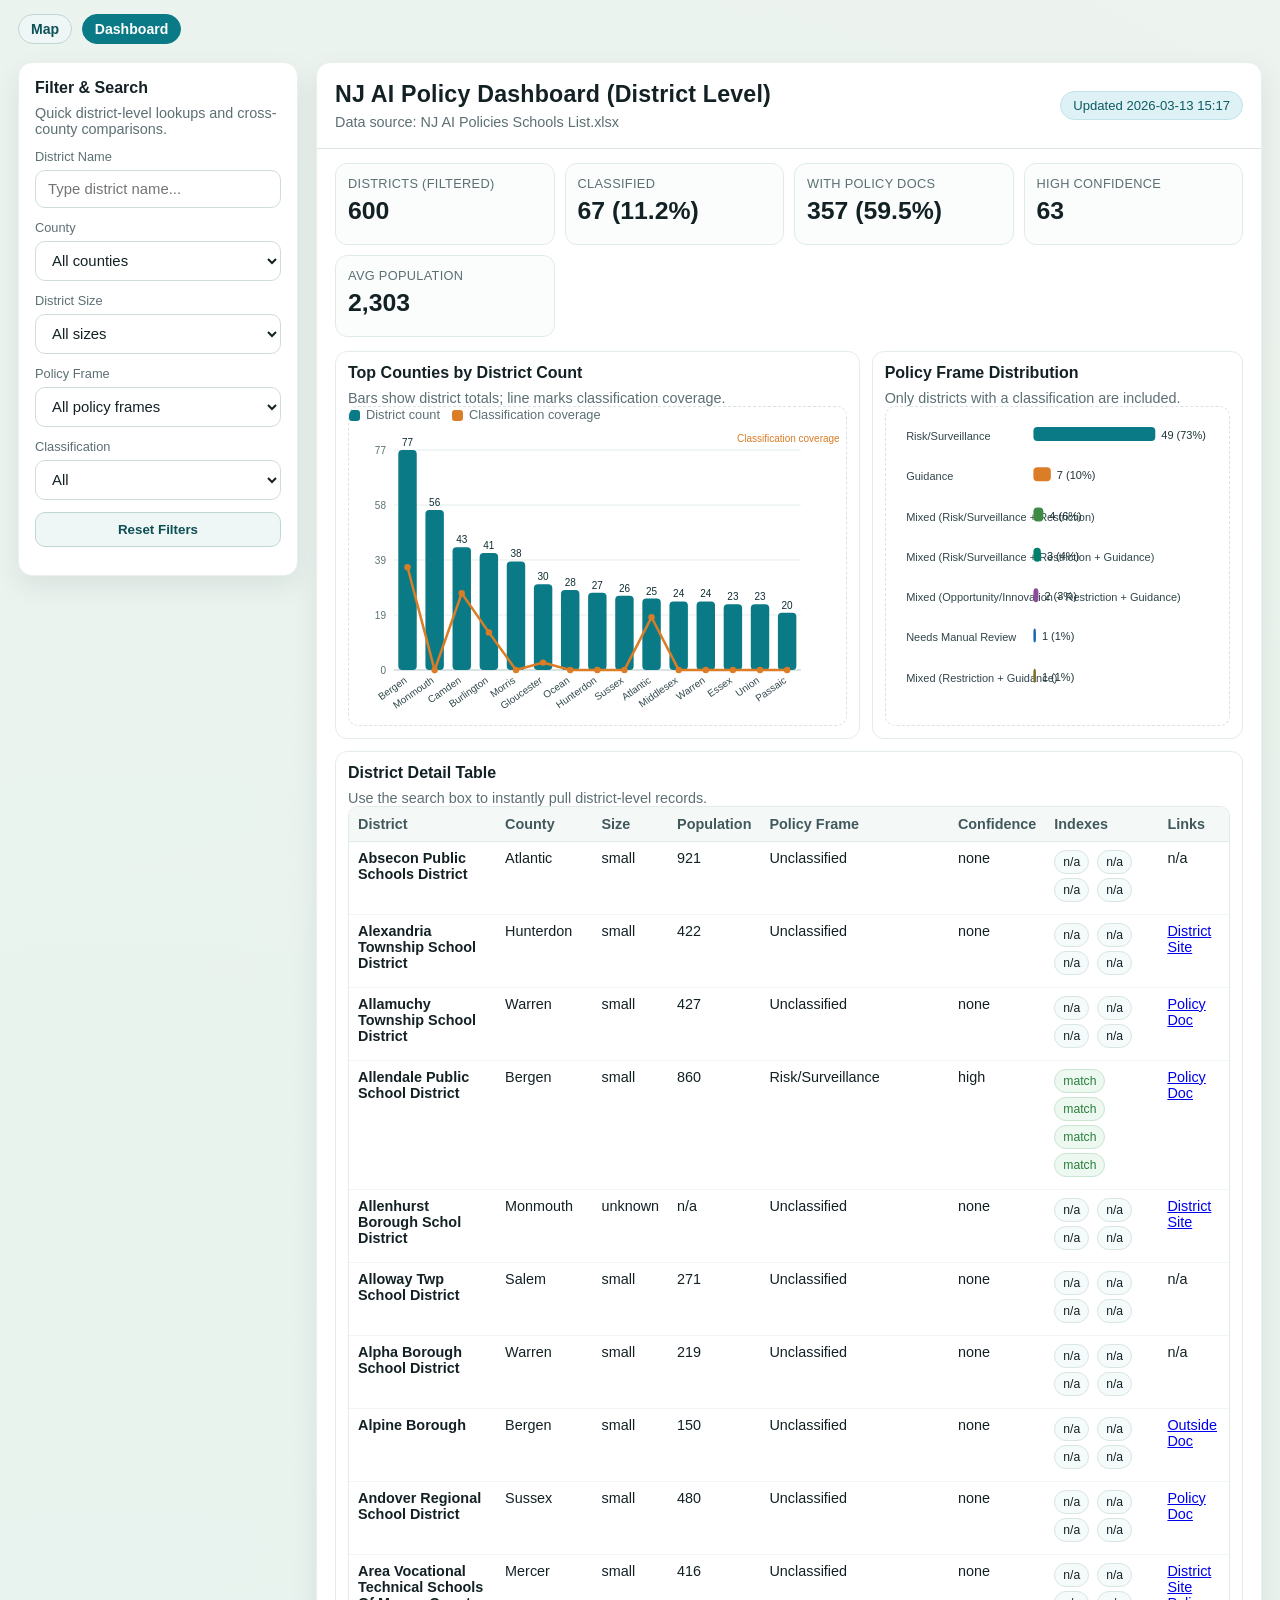
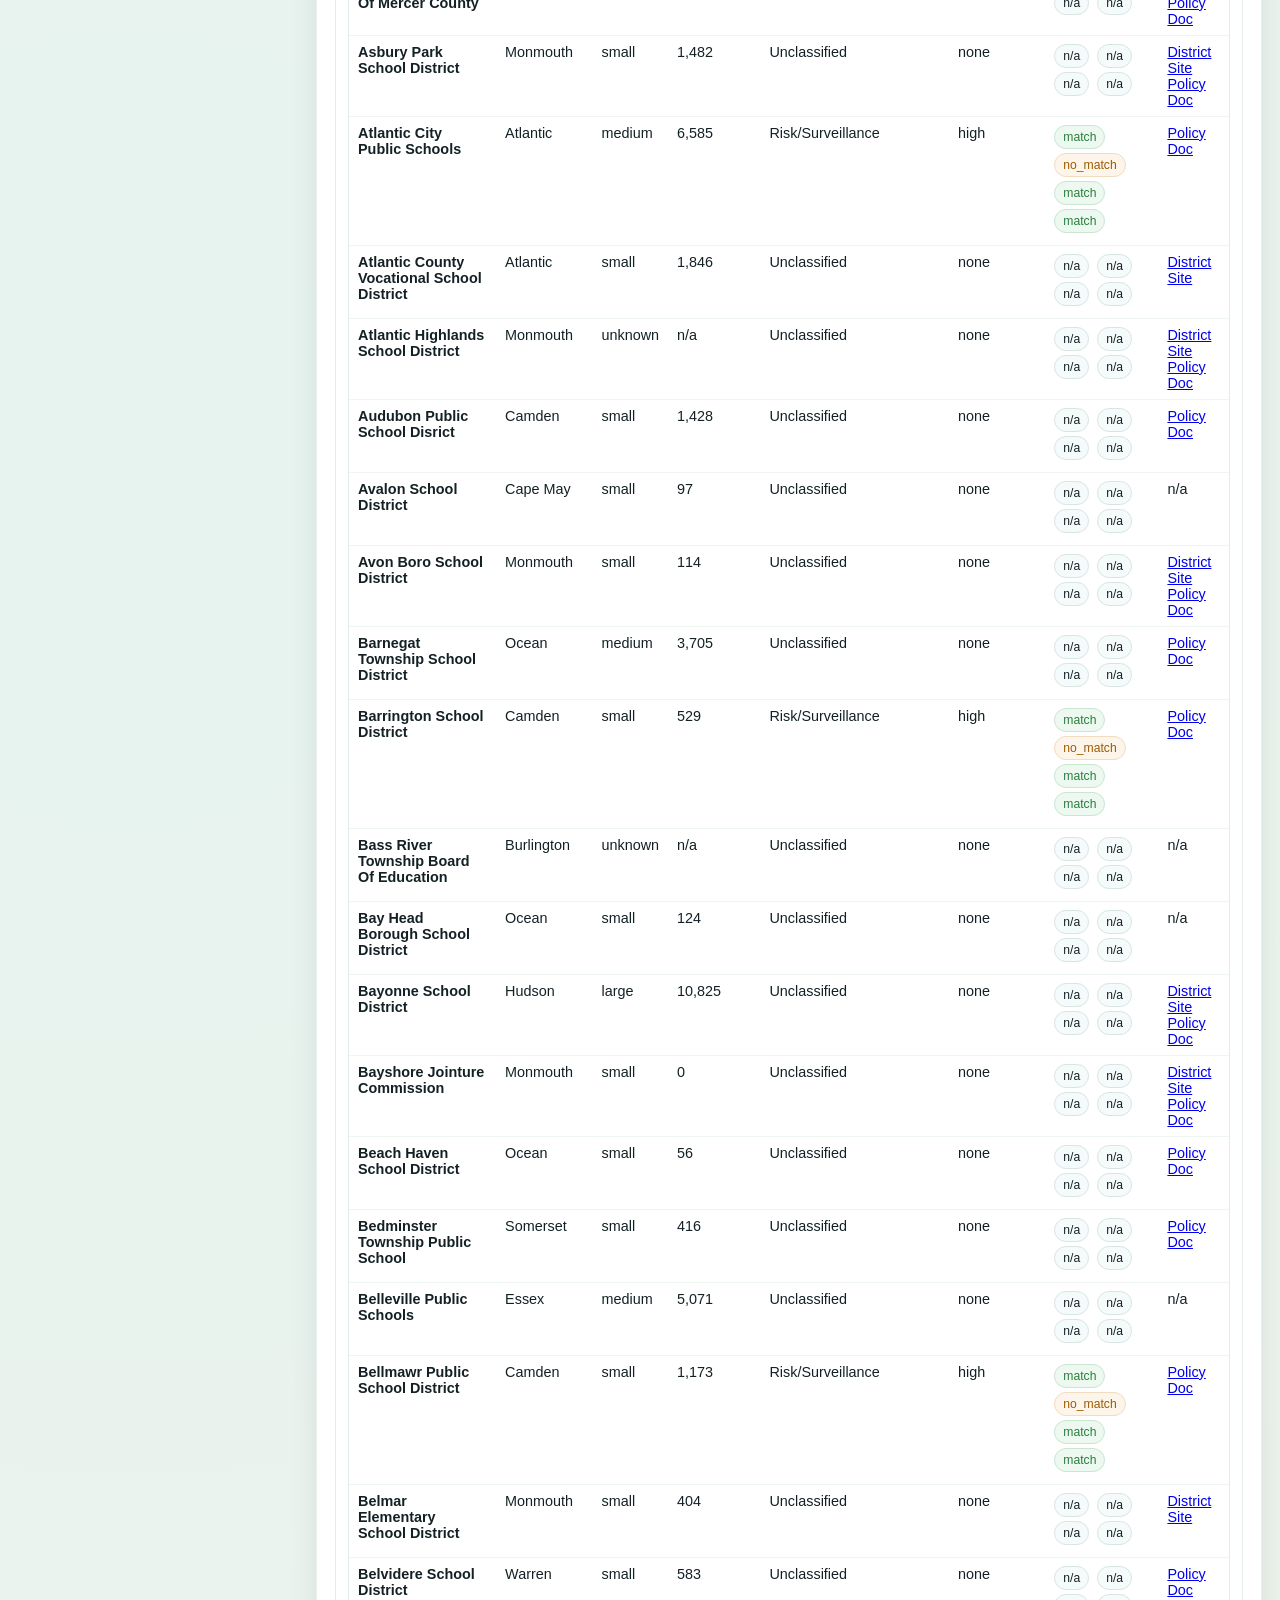
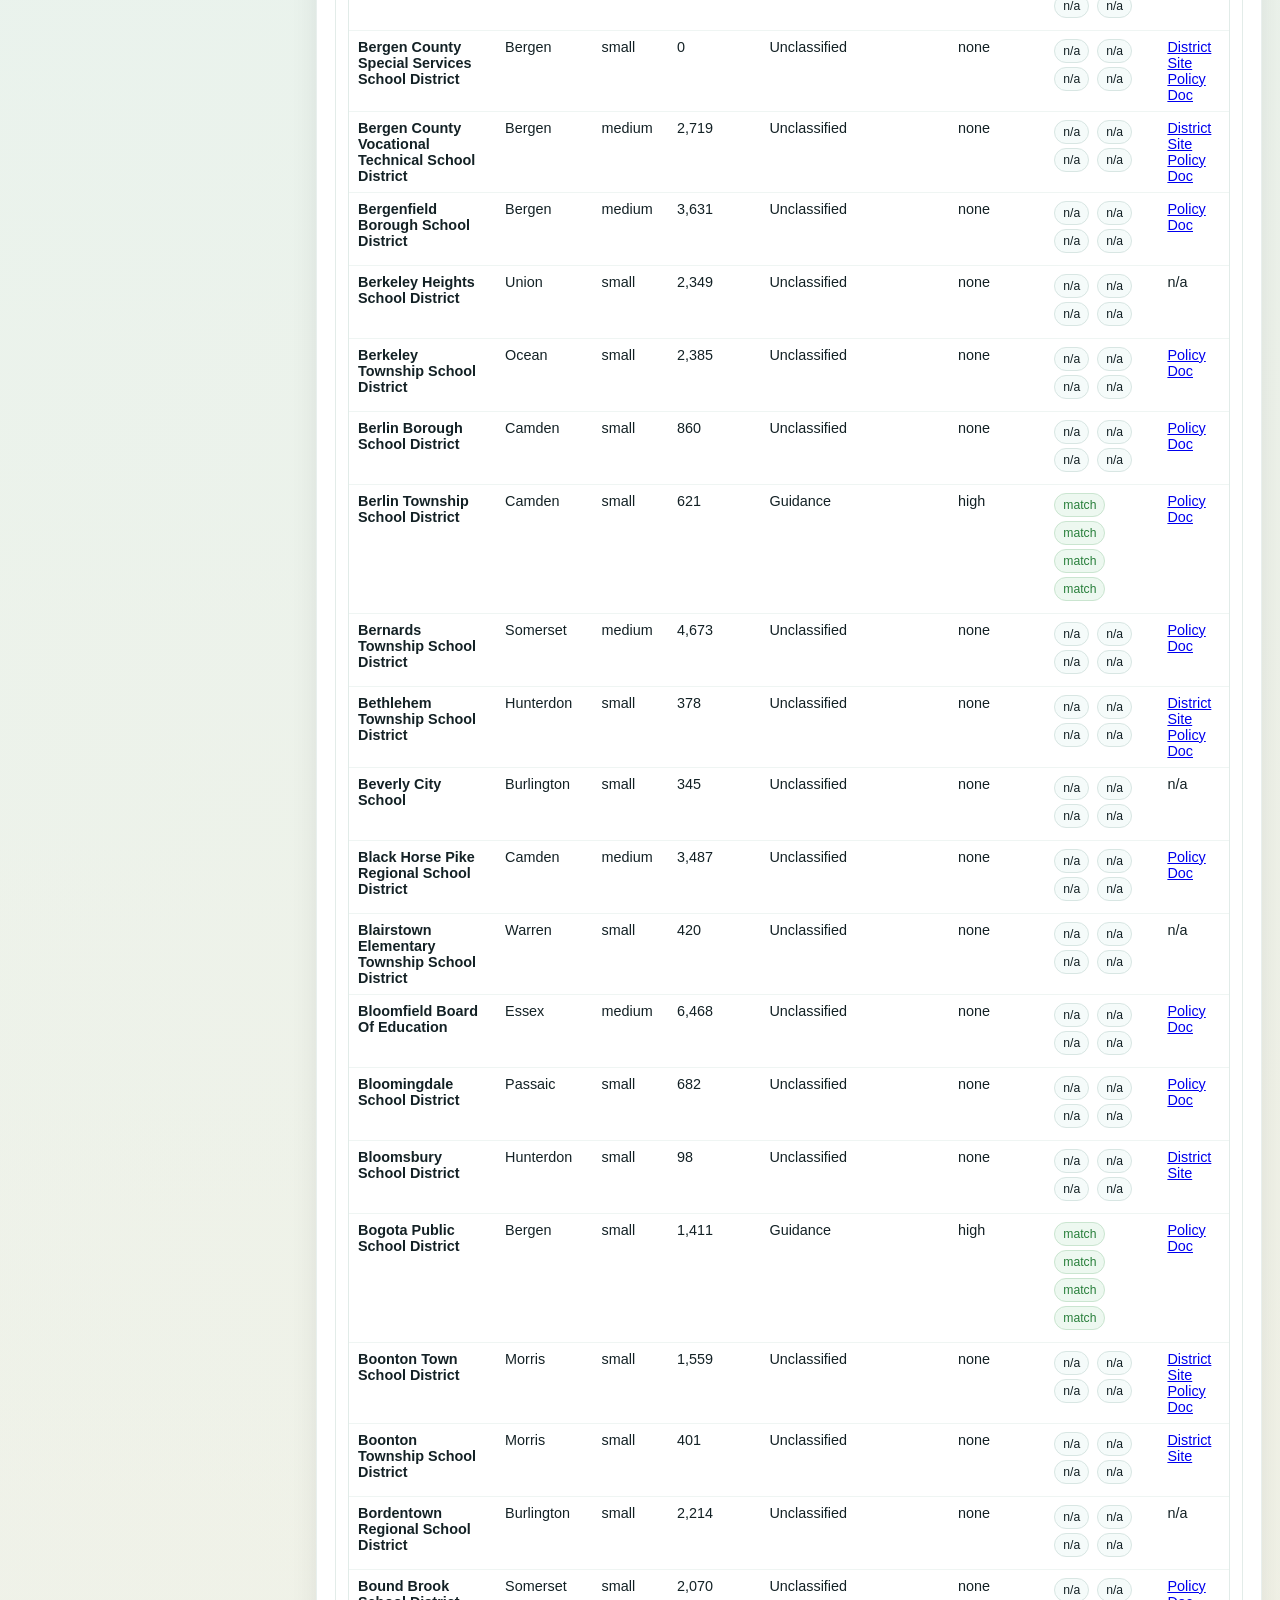
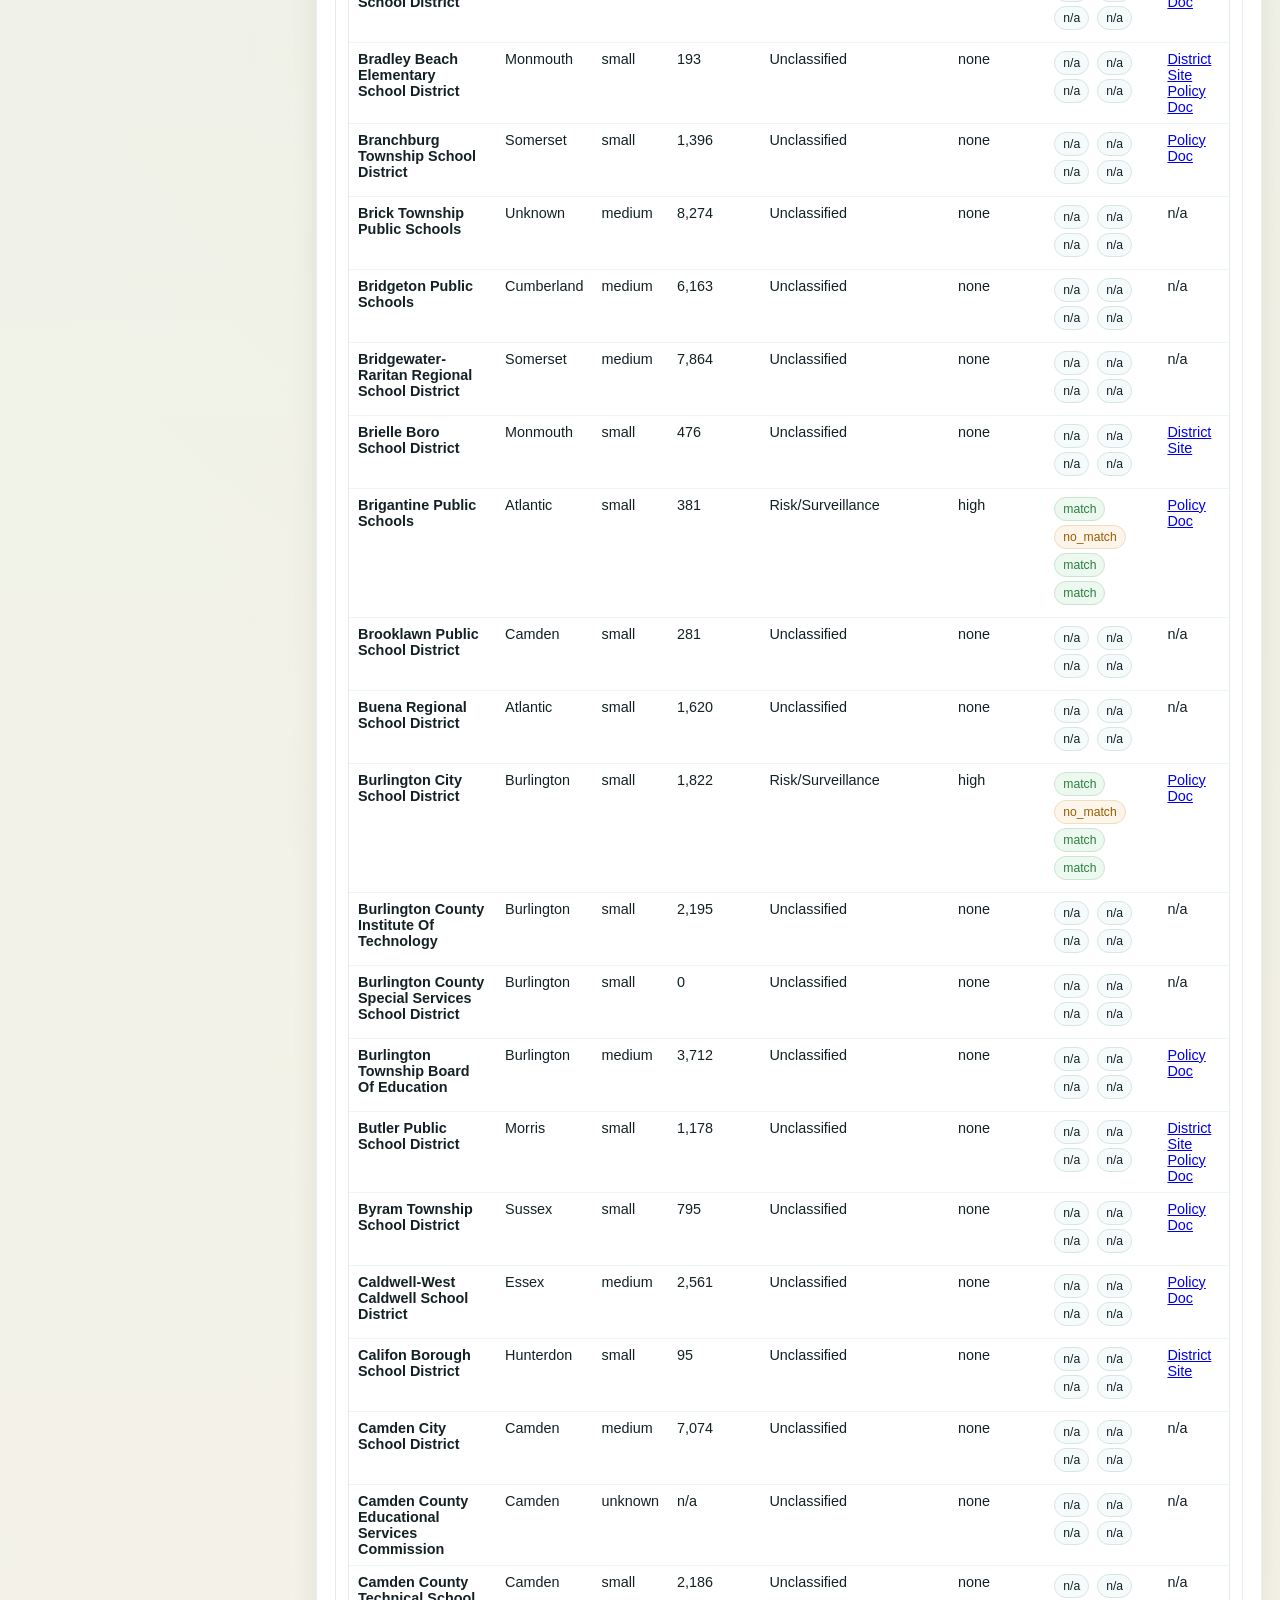
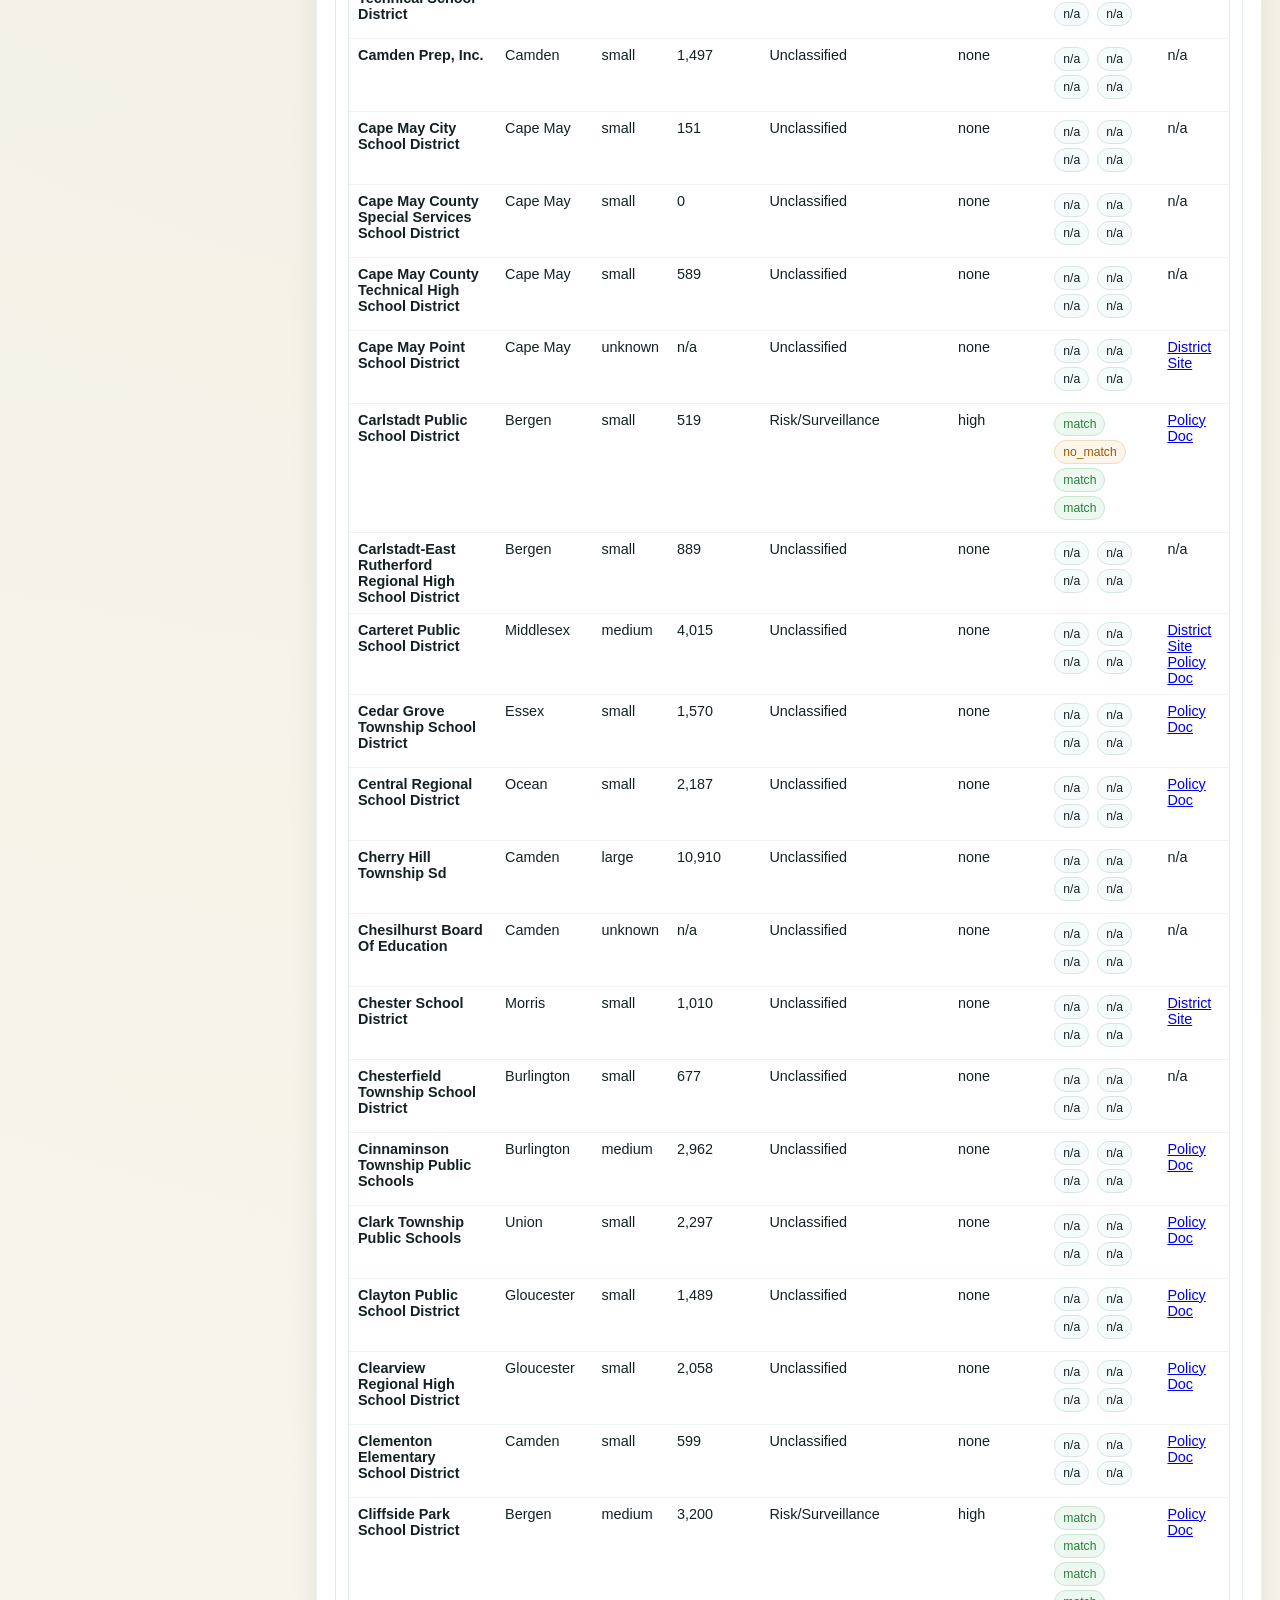
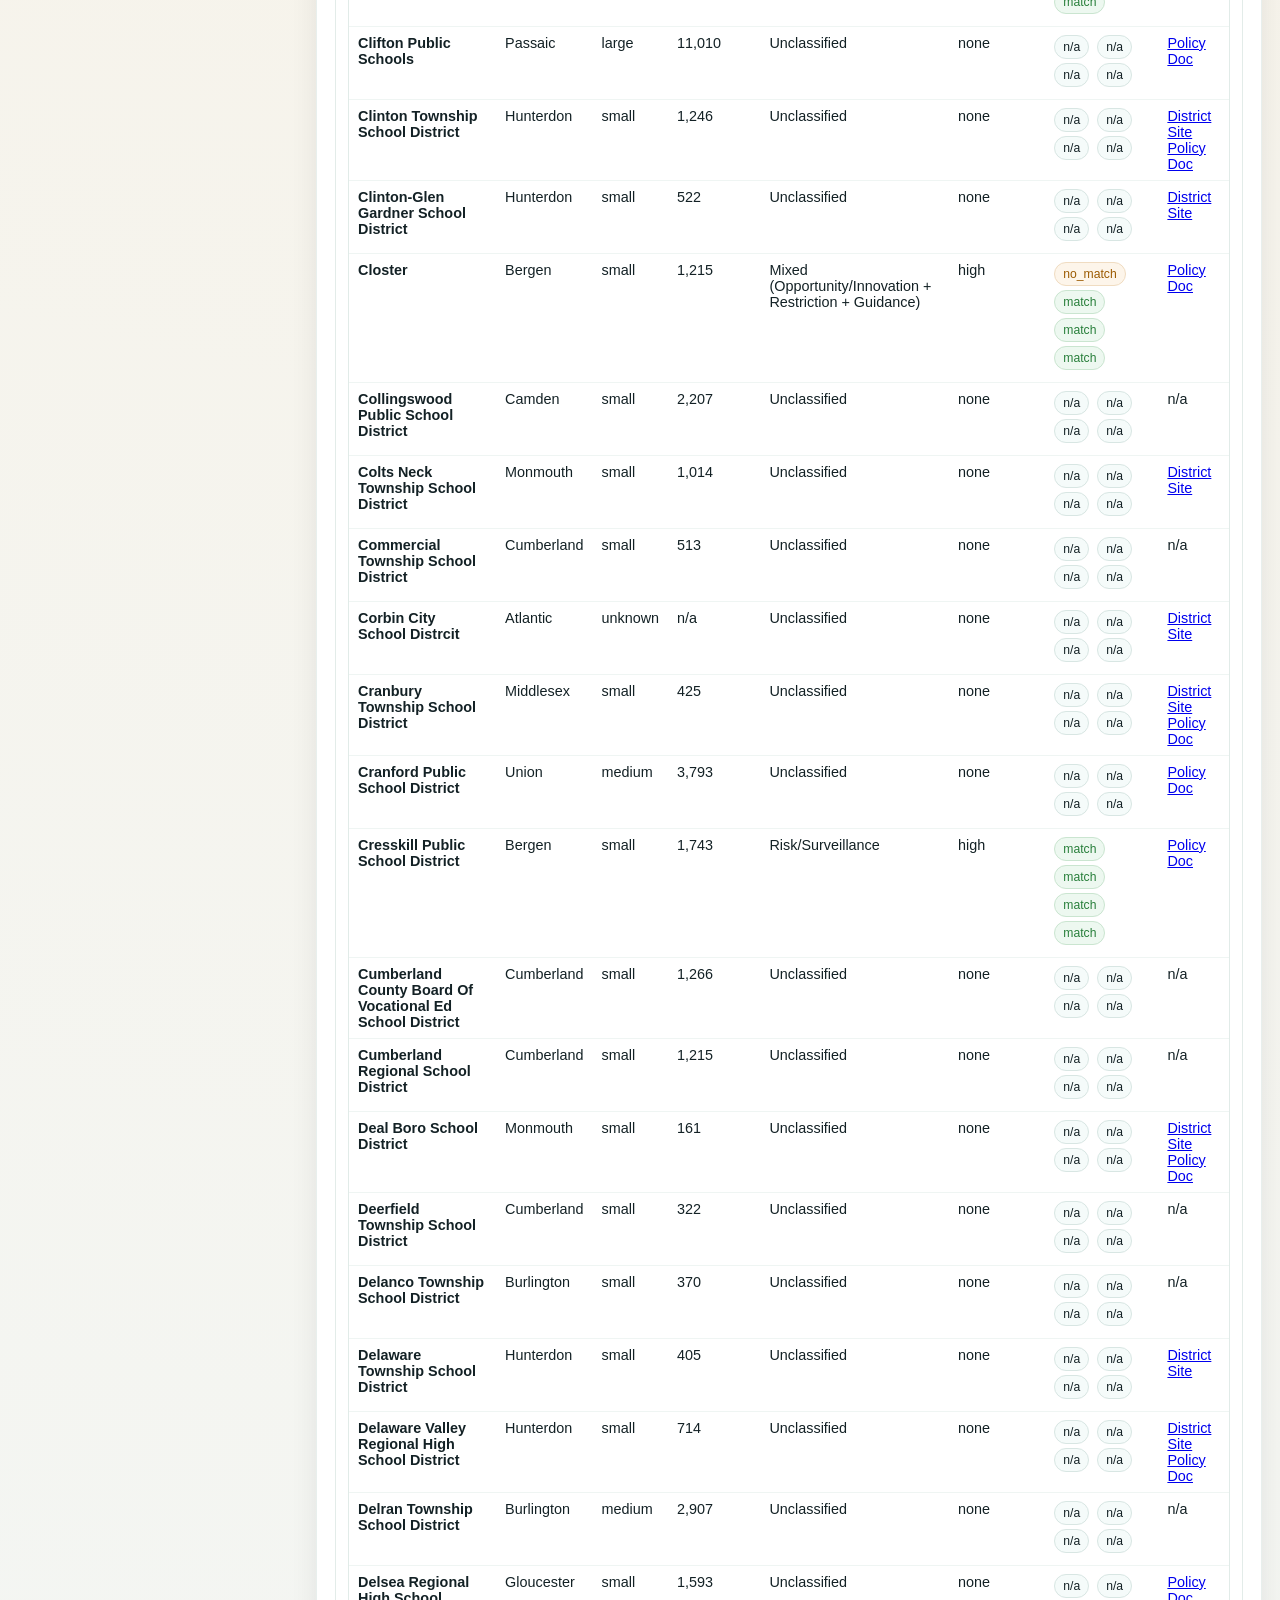
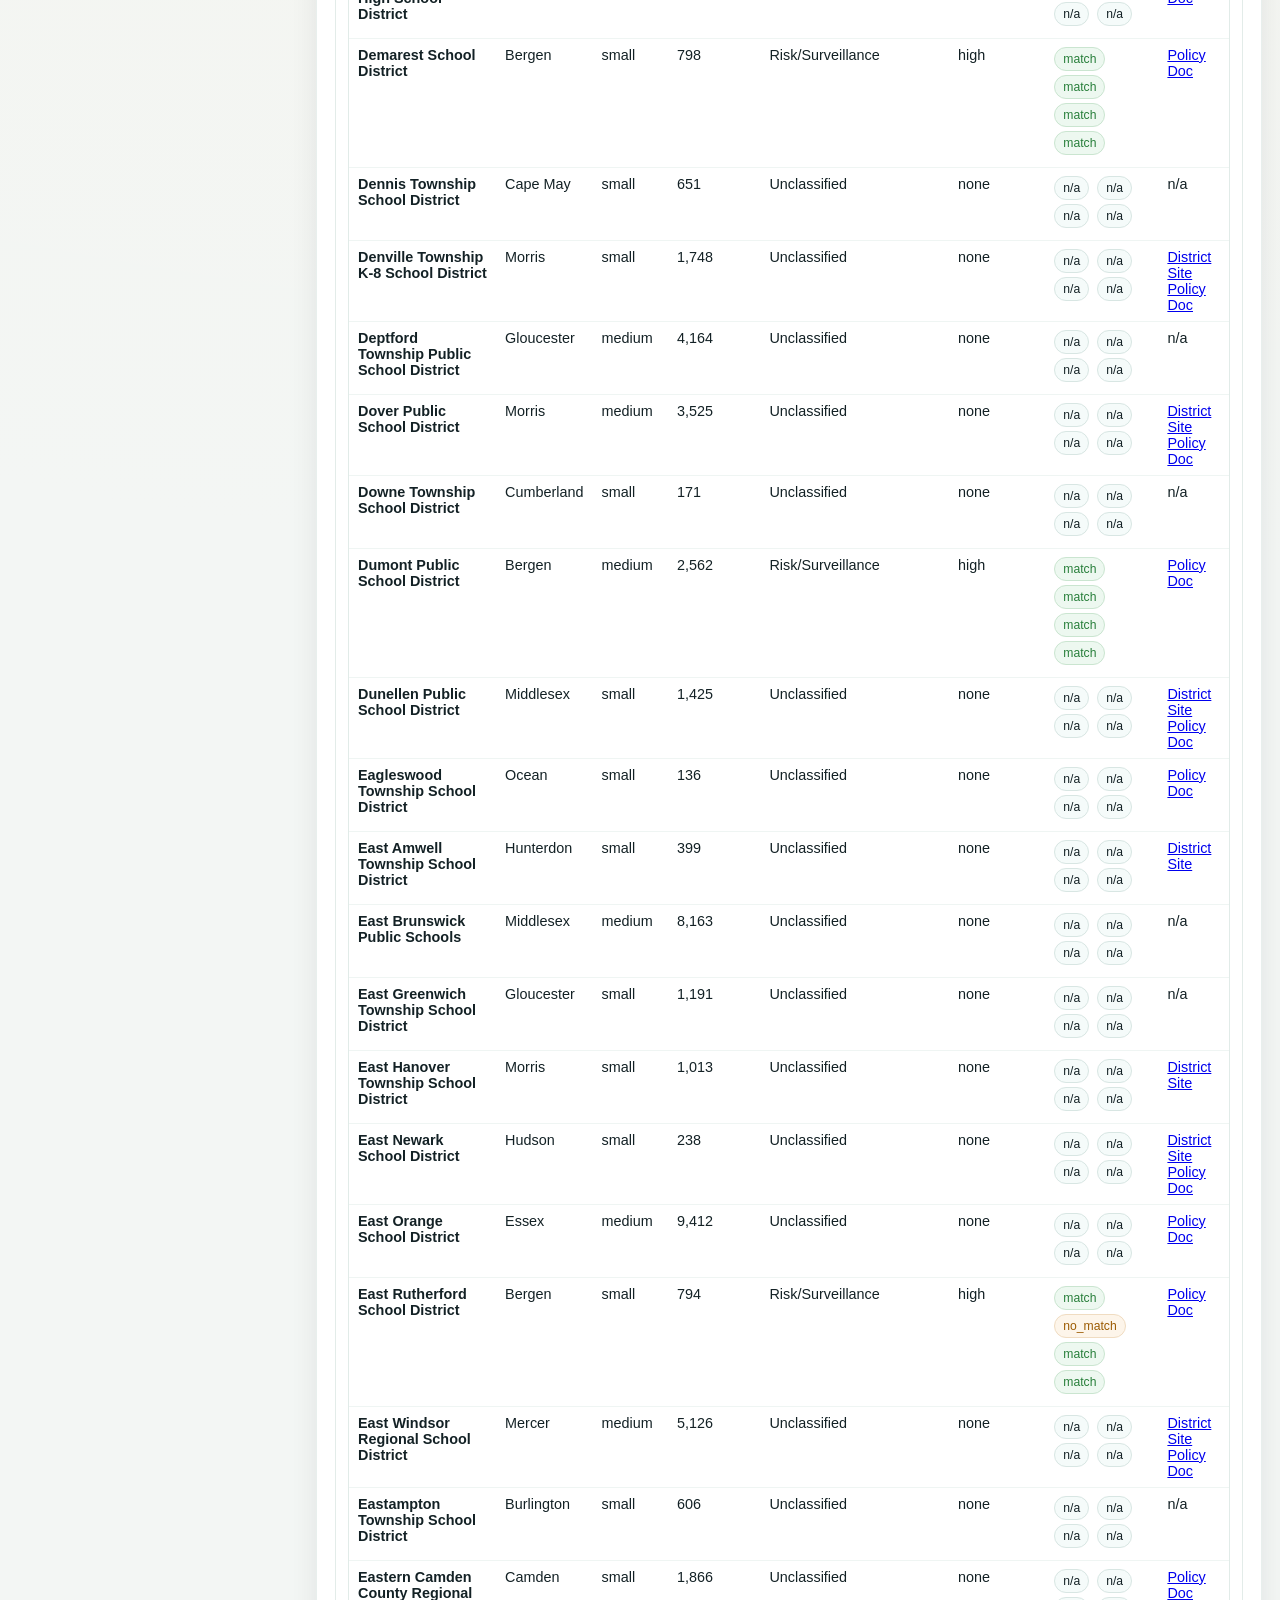
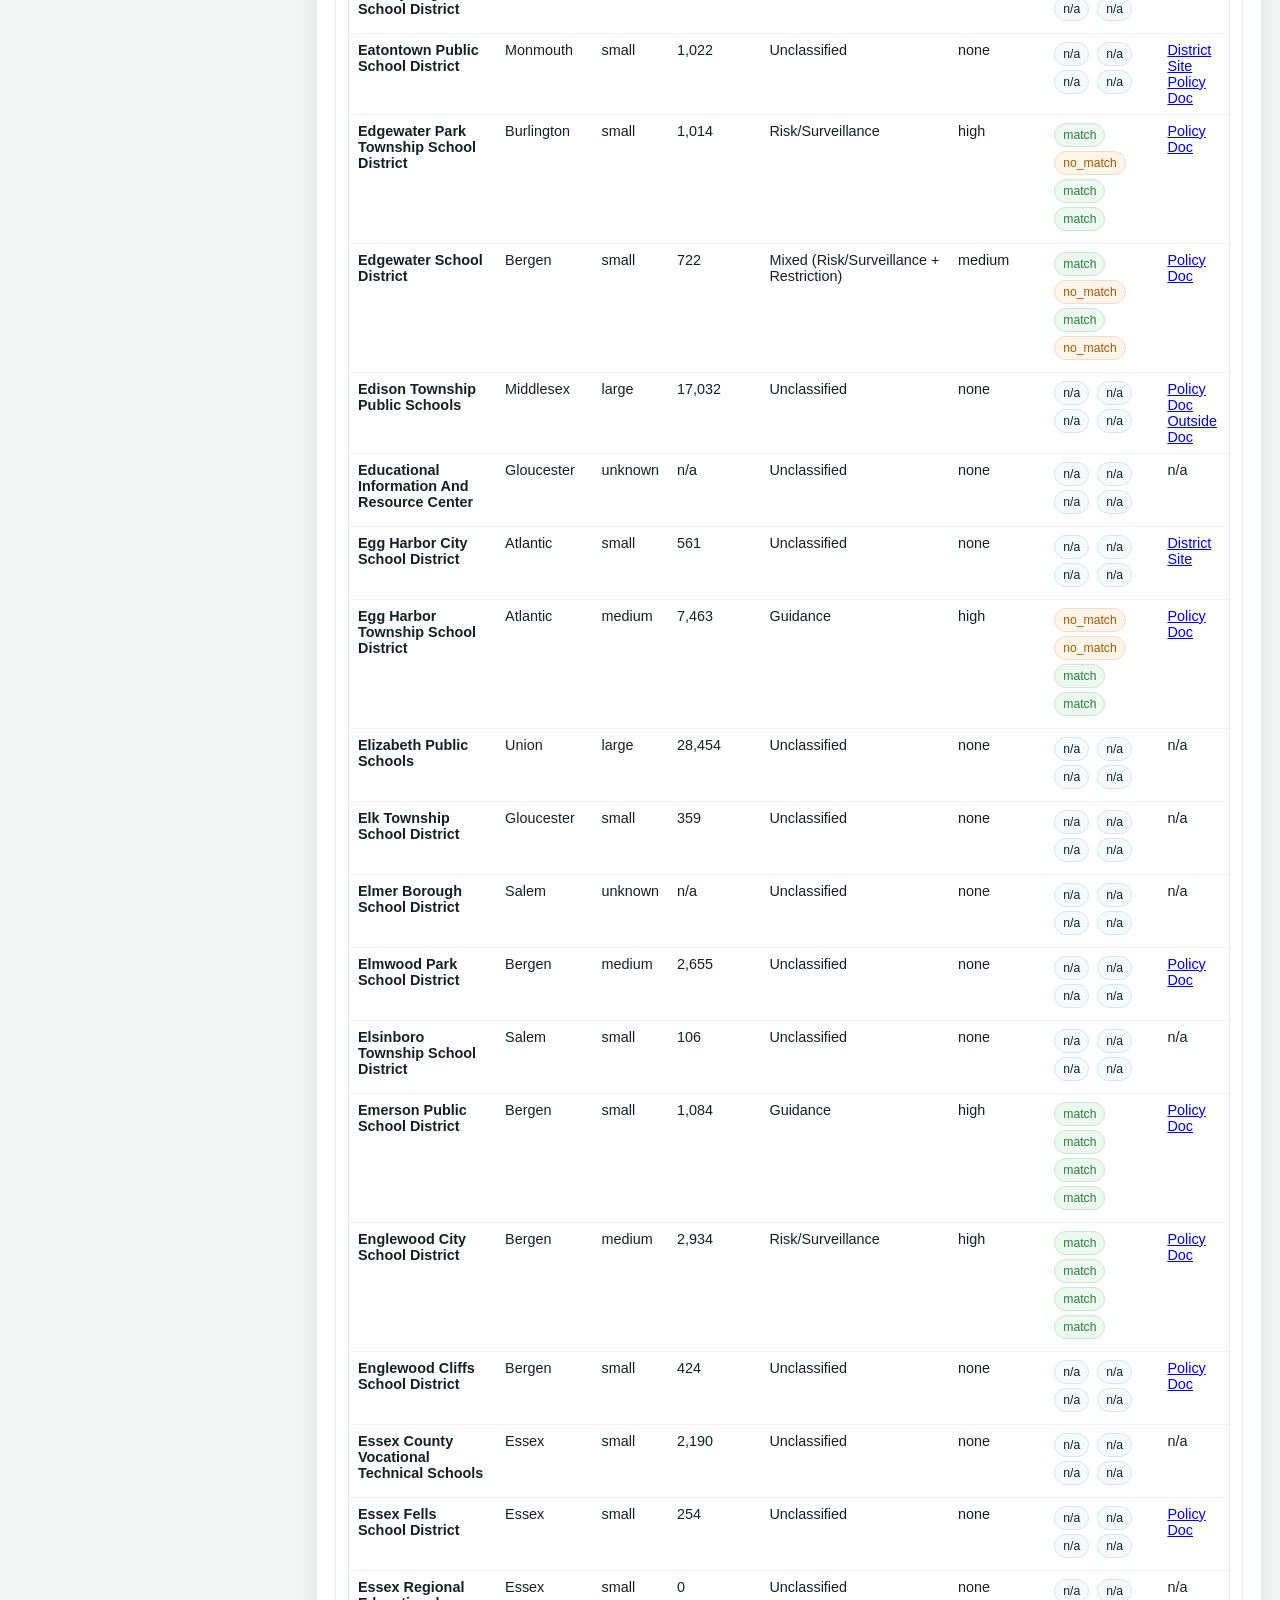
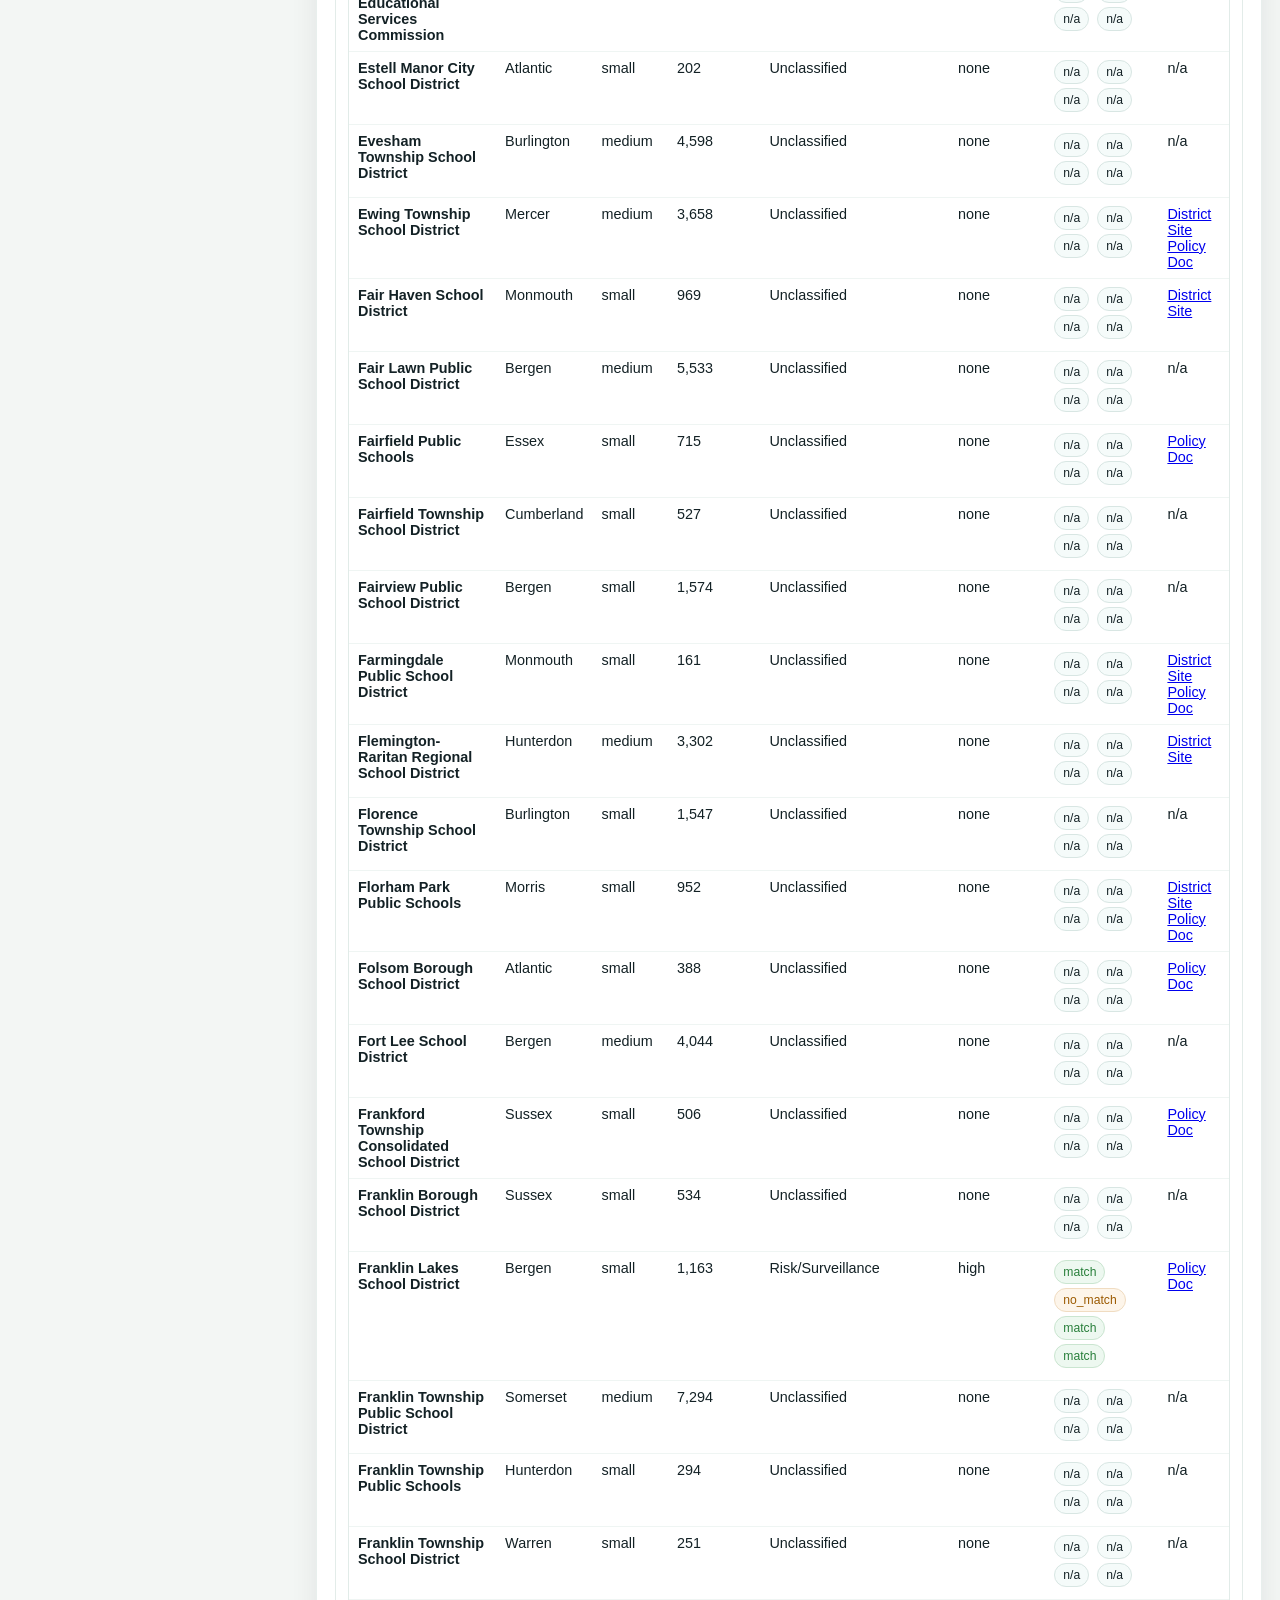
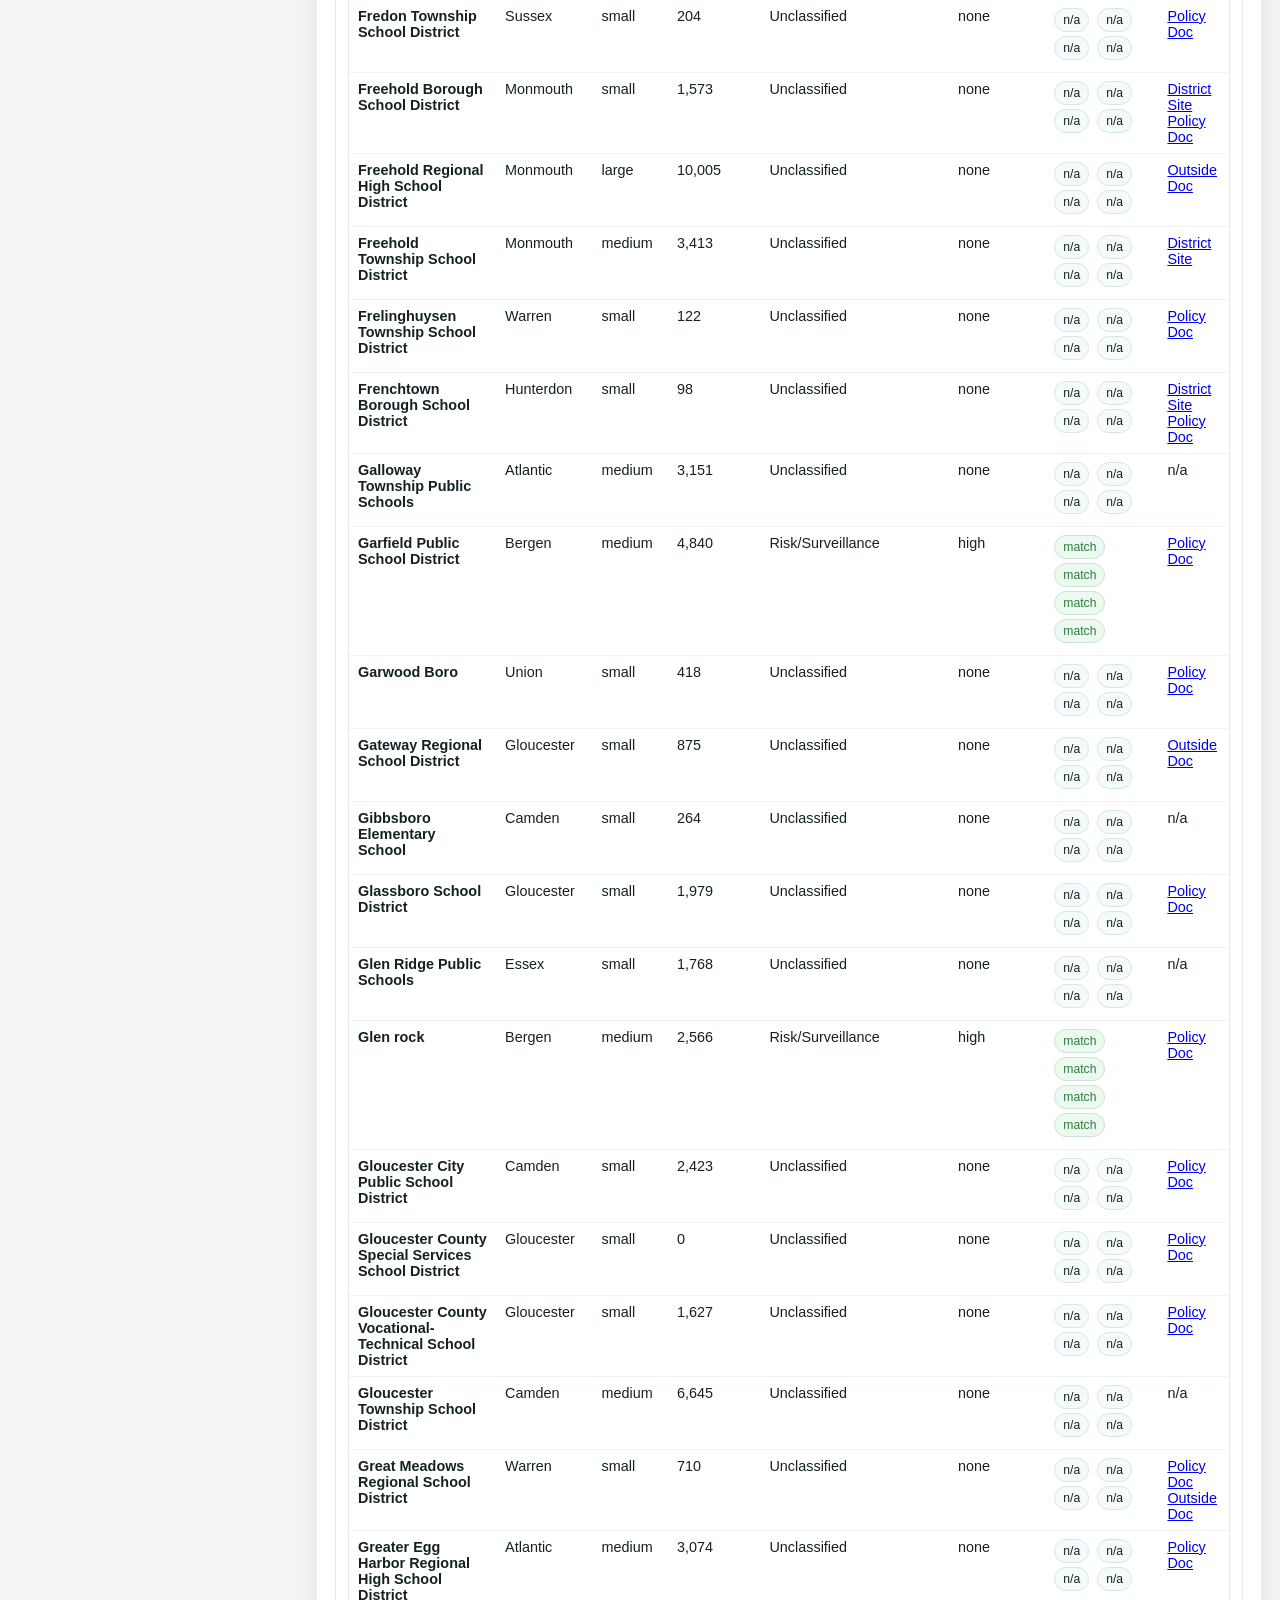
<file: dashboard/index.html>
<!doctype html>
<html lang="en">
<head>
  <meta charset="utf-8" />
  <meta name="viewport" content="width=device-width, initial-scale=1" />
  <title>NJ District AI Policy Dashboard</title>
  <style>
    :root {
      --bg: #f3f6f4;
      --surface: #ffffff;
      --ink: #132125;
      --muted: #5c6f73;
      --accent: #0a7a86;
      --accent-2: #db7c26;
      --grid: #dce4e1;
      --ok: #287f3b;
      --warn: #9b5a00;
      --radius: 14px;
      --shadow: 0 10px 28px rgba(16, 30, 34, 0.08);
    }

    * { box-sizing: border-box; }

    body {
      margin: 0;
      font-family: "Avenir Next", "Segoe UI", "Helvetica Neue", sans-serif;
      color: var(--ink);
      background:
        radial-gradient(circle at 10% 10%, #e6f3ef 0, transparent 30%),
        radial-gradient(circle at 85% 20%, #fcefdc 0, transparent 35%),
        var(--bg);
    }

    .site-nav {
      display: flex;
      gap: 0.6rem;
      align-items: center;
      padding: 14px 18px 0;
    }

    .site-nav a {
      display: inline-block;
      text-decoration: none;
      color: #0d5159;
      border: 1px solid #bfd6d2;
      border-radius: 999px;
      padding: 6px 12px;
      background: #eef7f6;
      font-weight: 600;
      font-size: 0.88rem;
    }

    .site-nav a:hover {
      background: #e4f2f1;
    }

    .site-nav a.is-active {
      background: var(--accent);
      border-color: var(--accent);
      color: #fff;
    }

    .layout {
      display: grid;
      grid-template-columns: 280px 1fr;
      min-height: 100vh;
      gap: 18px;
      padding: 18px;
    }

    .panel {
      background: var(--surface);
      border-radius: var(--radius);
      box-shadow: var(--shadow);
      border: 1px solid #e8efed;
    }

    .filters { padding: 16px; position: sticky; top: 18px; height: fit-content; }
    .content { padding: 0; overflow: hidden; }

    h1 { margin: 0; font-size: 1.45rem; letter-spacing: 0.2px; }
    h2 { margin: 0 0 8px 0; font-size: 1rem; }
    .sub { color: var(--muted); font-size: 0.9rem; margin-top: 6px; }

    .top {
      padding: 18px;
      border-bottom: 1px solid var(--grid);
      display: flex;
      justify-content: space-between;
      gap: 12px;
      align-items: center;
      flex-wrap: wrap;
    }

    .pill {
      border-radius: 999px;
      padding: 6px 12px;
      font-size: 0.82rem;
      color: #0d5a62;
      background: #def2f5;
      border: 1px solid #bfe3e9;
    }

    .kpis {
      display: grid;
      grid-template-columns: repeat(auto-fit, minmax(175px, 1fr));
      gap: 10px;
      padding: 14px 18px 0;
    }

    .kpi {
      background: #fafdfc;
      border: 1px solid #e0ebe8;
      border-radius: 12px;
      padding: 12px;
      min-height: 82px;
    }

    .kpi .label { color: var(--muted); font-size: 0.8rem; text-transform: uppercase; letter-spacing: 0.3px; }
    .kpi .value { font-size: 1.55rem; font-weight: 700; margin-top: 6px; }

    .grid {
      display: grid;
      grid-template-columns: repeat(12, 1fr);
      gap: 12px;
      padding: 14px 18px 18px;
    }

    .card {
      background: #fff;
      border: 1px solid #e3ece9;
      border-radius: 12px;
      padding: 12px;
    }

    .span-7 { grid-column: span 7; }
    .span-5 { grid-column: span 5; }
    .span-12 { grid-column: span 12; }

    .control { margin: 12px 0; }
    .control label { display: block; font-size: 0.8rem; color: var(--muted); margin-bottom: 6px; }

    input[type="text"], select {
      width: 100%;
      border: 1px solid #cfddda;
      border-radius: 10px;
      padding: 10px 12px;
      font-size: 0.93rem;
      background: #fff;
      color: var(--ink);
    }

    button {
      width: 100%;
      border: 1px solid #bfd6d2;
      border-radius: 10px;
      padding: 9px 12px;
      background: #eef7f6;
      color: #0e4f55;
      cursor: pointer;
      font-weight: 600;
    }

    button:hover { background: #e4f2f1; }

    .legend { display: flex; gap: 12px; flex-wrap: wrap; font-size: 0.8rem; color: var(--muted); margin-bottom: 8px; }
    .swatch { display: inline-block; width: 11px; height: 11px; border-radius: 3px; margin-right: 6px; vertical-align: middle; }

    .chart { width: 100%; height: 320px; border: 1px dashed #d8e4e1; border-radius: 10px; overflow: hidden; }

    .table-wrap { overflow: auto; border: 1px solid #e1ebe8; border-radius: 10px; }

    table { width: 100%; border-collapse: collapse; font-size: 0.9rem; }
    thead th { text-align: left; background: #f4f9f7; color: #41585d; padding: 9px; border-bottom: 1px solid #dfebe7; position: sticky; top: 0; }
    tbody td { padding: 8px 9px; border-bottom: 1px solid #eff5f3; vertical-align: top; }
    tbody tr:hover { background: #fbfefd; }

    .badge {
      display: inline-block;
      border-radius: 999px;
      padding: 4px 8px;
      border: 1px solid #d8e6e3;
      background: #f5fbfa;
      font-size: 0.76rem;
      margin-right: 4px;
      margin-bottom: 4px;
    }

    .match { color: var(--ok); border-color: #cae5d0; background: #edf8f0; }
    .no_match { color: var(--warn); border-color: #f0dcc1; background: #fdf5ea; }

    @media (max-width: 1050px) {
      .layout { grid-template-columns: 1fr; }
      .filters { position: static; }
      .span-7, .span-5 { grid-column: span 12; }
    }
  </style>
</head>
<body>
  <nav class="site-nav" aria-label="Primary">
    <a href="../">Map</a>
    <a href="./" class="is-active" aria-current="page">Dashboard</a>
  </nav>
  <div class="layout">
    <aside class="panel filters">
      <h2>Filter & Search</h2>
      <div class="sub">Quick district-level lookups and cross-county comparisons.</div>

      <div class="control">
        <label for="districtSearch">District Name</label>
        <input id="districtSearch" type="text" placeholder="Type district name..." />
      </div>

      <div class="control">
        <label for="countySelect">County</label>
        <select id="countySelect"></select>
      </div>

      <div class="control">
        <label for="sizeSelect">District Size</label>
        <select id="sizeSelect">
          <option value="all">All sizes</option>
          <option value="small">Small</option>
          <option value="medium">Medium</option>
          <option value="large">Large</option>
          <option value="unknown">Unknown</option>
        </select>
      </div>

      <div class="control">
        <label for="frameSelect">Policy Frame</label>
        <select id="frameSelect"></select>
      </div>

      <div class="control">
        <label for="classificationSelect">Classification</label>
        <select id="classificationSelect">
          <option value="all">All</option>
          <option value="classified">Classified only</option>
          <option value="unclassified">Unclassified only</option>
        </select>
      </div>

      <div class="control">
        <button id="resetBtn">Reset Filters</button>
      </div>
    </aside>

    <main class="panel content">
      <div class="top">
        <div>
          <h1>NJ AI Policy Dashboard (District Level)</h1>
          <div class="sub">Data source: NJ AI Policies Schools List.xlsx</div>
        </div>
        <div class="pill" id="lastUpdated"></div>
      </div>

      <section class="kpis" id="kpiContainer"></section>

      <section class="grid">
        <article class="card span-7">
          <h2>Top Counties by District Count</h2>
          <div class="sub">Bars show district totals; line marks classification coverage.</div>
          <div class="chart" id="countyChart"></div>
        </article>

        <article class="card span-5">
          <h2>Policy Frame Distribution</h2>
          <div class="sub">Only districts with a classification are included.</div>
          <div class="chart" id="frameChart"></div>
        </article>

        <article class="card span-12">
          <h2>District Detail Table</h2>
          <div class="sub">Use the search box to instantly pull district-level records.</div>
          <div class="table-wrap">
            <table>
              <thead>
                <tr>
                  <th>District</th>
                  <th>County</th>
                  <th>Size</th>
                  <th>Population</th>
                  <th>Policy Frame</th>
                  <th>Confidence</th>
                  <th>Indexes</th>
                  <th>Links</th>
                </tr>
              </thead>
              <tbody id="districtTbody"></tbody>
            </table>
          </div>
        </article>
      </section>
    </main>
  </div>

  <script>
    const DASHBOARD_DATA = {"generatedAt": "2026-03-13 15:17", "summary": {"totalDistricts": 600, "classifiedDistricts": 67, "classificationCoverage": 11.2, "districtsWithPolicyDocs": 357, "policyDocCoverage": 59.5, "highConfidenceClassifications": 63, "averagePopulation": 2303.3}, "topCounties": [{"county": "Bergen", "totalDistricts": 77, "classifiedDistricts": 36, "policyDocDistricts": 47, "classificationCoverage": 46.8}, {"county": "Monmouth", "totalDistricts": 56, "classifiedDistricts": 0, "policyDocDistricts": 39, "classificationCoverage": 0.0}, {"county": "Camden", "totalDistricts": 43, "classifiedDistricts": 15, "policyDocDistricts": 33, "classificationCoverage": 34.9}, {"county": "Burlington", "totalDistricts": 41, "classifiedDistricts": 7, "policyDocDistricts": 21, "classificationCoverage": 17.1}, {"county": "Morris", "totalDistricts": 38, "classifiedDistricts": 0, "policyDocDistricts": 28, "classificationCoverage": 0.0}, {"county": "Gloucester", "totalDistricts": 30, "classifiedDistricts": 1, "policyDocDistricts": 15, "classificationCoverage": 3.3}, {"county": "Ocean", "totalDistricts": 28, "classifiedDistricts": 0, "policyDocDistricts": 21, "classificationCoverage": 0.0}, {"county": "Hunterdon", "totalDistricts": 27, "classifiedDistricts": 0, "policyDocDistricts": 12, "classificationCoverage": 0.0}, {"county": "Sussex", "totalDistricts": 26, "classifiedDistricts": 0, "policyDocDistricts": 14, "classificationCoverage": 0.0}, {"county": "Atlantic", "totalDistricts": 25, "classifiedDistricts": 6, "policyDocDistricts": 10, "classificationCoverage": 24.0}, {"county": "Middlesex", "totalDistricts": 24, "classifiedDistricts": 0, "policyDocDistricts": 21, "classificationCoverage": 0.0}, {"county": "Warren", "totalDistricts": 24, "classifiedDistricts": 0, "policyDocDistricts": 11, "classificationCoverage": 0.0}, {"county": "Essex", "totalDistricts": 23, "classifiedDistricts": 0, "policyDocDistricts": 15, "classificationCoverage": 0.0}, {"county": "Union", "totalDistricts": 23, "classifiedDistricts": 0, "policyDocDistricts": 15, "classificationCoverage": 0.0}, {"county": "Passaic", "totalDistricts": 20, "classifiedDistricts": 0, "policyDocDistricts": 15, "classificationCoverage": 0.0}], "frameDistribution": [{"frame": "Risk/Surveillance", "count": 49}, {"frame": "Guidance", "count": 7}, {"frame": "Mixed (Risk/Surveillance + Restriction)", "count": 4}, {"frame": "Mixed (Risk/Surveillance + Restriction + Guidance)", "count": 3}, {"frame": "Mixed (Opportunity/Innovation + Restriction + Guidance)", "count": 2}, {"frame": "Needs Manual Review", "count": 1}, {"frame": "Mixed (Restriction + Guidance)", "count": 1}], "records": [{"id": "10", "district": "Absecon Public Schools District", "county": "Atlantic", "minorityEnrollment": 0.31, "belowPoverty": 0.053, "snap": 0.215, "districtWebsite": null, "policyDoc": "n/a", "outsideDoc": null, "riskIndex": null, "innovationIndex": null, "restrictionIndex": null, "guidanceIndex": null, "policyFrame": "Unclassified", "confidence": "none", "indexEvidence": null, "population": 921.0, "sizeClass": "small", "hasPolicyDoc": false, "hasDistrictWebsite": false, "hasClassification": false}, {"id": "110", "district": "Atlantic City Public Schools", "county": "Atlantic", "minorityEnrollment": 0.84, "belowPoverty": 0.47200000000000003, "snap": 0.356, "districtWebsite": "District Website", "policyDoc": "https://www.straussesmay.com/seportal/Public/DistrictPolicy.aspx?policyid=5701&id=7401ed068aea4a13b65b4618540e9852", "outsideDoc": null, "riskIndex": "match", "innovationIndex": "no_match", "restrictionIndex": "match", "guidanceIndex": "match", "policyFrame": "Risk/Surveillance", "confidence": "high", "indexEvidence": "risk=4, opp=0, rest=3, guid=1, words=523, method=lexical+source_boost", "population": 6585.0, "sizeClass": "medium", "hasPolicyDoc": true, "hasDistrictWebsite": false, "hasClassification": true}, {"id": "120", "district": "Atlantic County Vocational School District", "county": "Atlantic", "minorityEnrollment": null, "belowPoverty": null, "snap": null, "districtWebsite": "http://www.acitech.org", "policyDoc": null, "outsideDoc": null, "riskIndex": null, "innovationIndex": null, "restrictionIndex": null, "guidanceIndex": null, "policyFrame": "Unclassified", "confidence": "none", "indexEvidence": null, "population": 1846.0, "sizeClass": "small", "hasPolicyDoc": false, "hasDistrictWebsite": true, "hasClassification": false}, {"id": "570", "district": "Brigantine Public Schools", "county": "Atlantic", "minorityEnrollment": 0.18, "belowPoverty": 0.113, "snap": 0.261, "districtWebsite": null, "policyDoc": "https://www.straussesmay.com/seportal/Public/DistrictPolicy.aspx?policyid=5701&id=f826311f955c4bf881cb6673554f5c40", "outsideDoc": null, "riskIndex": "match", "innovationIndex": "no_match", "restrictionIndex": "match", "guidanceIndex": "match", "policyFrame": "Risk/Surveillance", "confidence": "high", "indexEvidence": "risk=4, opp=0, rest=3, guid=1, words=526, method=lexical+source_boost", "population": 381.0, "sizeClass": "small", "hasPolicyDoc": true, "hasDistrictWebsite": false, "hasClassification": true}, {"id": "590", "district": "Buena Regional School District", "county": "Atlantic", "minorityEnrollment": 0.35, "belowPoverty": 0.055, "snap": 0.094, "districtWebsite": "buenaschools.org", "policyDoc": "n/a", "outsideDoc": null, "riskIndex": null, "innovationIndex": null, "restrictionIndex": null, "guidanceIndex": null, "policyFrame": "Unclassified", "confidence": "none", "indexEvidence": null, "population": 1620.0, "sizeClass": "small", "hasPolicyDoc": false, "hasDistrictWebsite": false, "hasClassification": false}, {"id": "960", "district": "Corbin City School Distrcit", "county": "Atlantic", "minorityEnrollment": 0.04, "belowPoverty": null, "snap": null, "districtWebsite": "https://sites.google.com/view/corbincitynj/municipal-services/school-board", "policyDoc": "n/a", "outsideDoc": "non-operating school district", "riskIndex": null, "innovationIndex": null, "restrictionIndex": null, "guidanceIndex": null, "policyFrame": "Unclassified", "confidence": "none", "indexEvidence": null, "population": null, "sizeClass": "unknown", "hasPolicyDoc": false, "hasDistrictWebsite": true, "hasClassification": false}, {"id": "1300", "district": "Egg Harbor City School District", "county": "Atlantic", "minorityEnrollment": 0.56, "belowPoverty": 0.236, "snap": 0.548, "districtWebsite": "https://www.ehcs.k12.nj.us/", "policyDoc": "n/a", "outsideDoc": null, "riskIndex": null, "innovationIndex": null, "restrictionIndex": null, "guidanceIndex": null, "policyFrame": "Unclassified", "confidence": "none", "indexEvidence": null, "population": 561.0, "sizeClass": "small", "hasPolicyDoc": false, "hasDistrictWebsite": true, "hasClassification": false}, {"id": "1310", "district": "Egg Harbor Township School District", "county": "Atlantic", "minorityEnrollment": 0.11, "belowPoverty": 0.071, "snap": 0.144, "districtWebsite": null, "policyDoc": "https://www.eht.k12.nj.us/board_of_education/board_policies___regulations", "outsideDoc": null, "riskIndex": "no_match", "innovationIndex": "no_match", "restrictionIndex": "match", "guidanceIndex": "match", "policyFrame": "Guidance", "confidence": "high", "indexEvidence": "risk=0, opp=0, rest=1, guid=2, words=569, method=lexical+source_boost", "population": 7463.0, "sizeClass": "medium", "hasPolicyDoc": true, "hasDistrictWebsite": false, "hasClassification": true}, {"id": "1410", "district": "Estell Manor City School District", "county": "Atlantic", "minorityEnrollment": 0.1, "belowPoverty": 0.0, "snap": 0.027, "districtWebsite": null, "policyDoc": "n/a", "outsideDoc": null, "riskIndex": null, "innovationIndex": null, "restrictionIndex": null, "guidanceIndex": null, "policyFrame": "Unclassified", "confidence": "none", "indexEvidence": null, "population": 202.0, "sizeClass": "small", "hasPolicyDoc": false, "hasDistrictWebsite": false, "hasClassification": false}, {"id": "1540", "district": "Folsom Borough School District", "county": "Atlantic", "minorityEnrollment": 0.14, "belowPoverty": 0.086, "snap": 0.125, "districtWebsite": null, "policyDoc": "https://docs.google.com/file/d/1HKudBXA2uNLoUp8FyYrj3AkLeUxIYOeS/view", "outsideDoc": null, "riskIndex": null, "innovationIndex": null, "restrictionIndex": null, "guidanceIndex": null, "policyFrame": "Unclassified", "confidence": "none", "indexEvidence": null, "population": 388.0, "sizeClass": "small", "hasPolicyDoc": true, "hasDistrictWebsite": false, "hasClassification": false}, {"id": "1690", "district": "Galloway Township Public Schools", "county": "Atlantic", "minorityEnrollment": 0.38, "belowPoverty": 0.086, "snap": 0.245, "districtWebsite": null, "policyDoc": "n/a", "outsideDoc": null, "riskIndex": null, "innovationIndex": null, "restrictionIndex": null, "guidanceIndex": null, "policyFrame": "Unclassified", "confidence": "none", "indexEvidence": null, "population": 3151.0, "sizeClass": "medium", "hasPolicyDoc": false, "hasDistrictWebsite": false, "hasClassification": false}, {"id": "1790", "district": "Greater Egg Harbor Regional High School District", "county": "Atlantic", "minorityEnrollment": 0.37, "belowPoverty": 0.118, "snap": 0.228, "districtWebsite": null, "policyDoc": "https://www.straussesmay.com/seportal/Public/DistrictPolicy.aspx?policyid=2365&id=ad5f471039f745138fa4487d3cb9487e", "outsideDoc": null, "riskIndex": null, "innovationIndex": null, "restrictionIndex": null, "guidanceIndex": null, "policyFrame": "Unclassified", "confidence": "none", "indexEvidence": null, "population": 3074.0, "sizeClass": "medium", "hasPolicyDoc": true, "hasDistrictWebsite": false, "hasClassification": false}, {"id": "1940", "district": "Hamilton Township School District", "county": "Atlantic", "minorityEnrollment": 0.37, "belowPoverty": 0.068, "snap": 0.18, "districtWebsite": null, "policyDoc": "n/a", "outsideDoc": null, "riskIndex": null, "innovationIndex": null, "restrictionIndex": null, "guidanceIndex": null, "policyFrame": "Unclassified", "confidence": "none", "indexEvidence": null, "population": 2892.0, "sizeClass": "medium", "hasPolicyDoc": false, "hasDistrictWebsite": false, "hasClassification": false}, {"id": "1960", "district": "Hammonton School District", "county": "Atlantic", "minorityEnrollment": 0.28, "belowPoverty": 0.123, "snap": 0.215, "districtWebsite": null, "policyDoc": "https://www.straussesmay.com/seportal/Public/DistrictPolicy.aspx?policyid=2365&id=d36a073293bf4912a33cea552fe05421", "outsideDoc": null, "riskIndex": "no_match", "innovationIndex": "match", "restrictionIndex": "match", "guidanceIndex": "match", "policyFrame": "Mixed (Opportunity/Innovation + Restriction + Guidance)", "confidence": "high", "indexEvidence": "risk=0, opp=1, rest=1, guid=1, words=361, method=lexical+source_boost", "population": 3357.0, "sizeClass": "medium", "hasPolicyDoc": true, "hasDistrictWebsite": false, "hasClassification": true}, {"id": "2680", "district": "Linwood City School District", "county": "Atlantic", "minorityEnrollment": 0.17, "belowPoverty": 0.035, "snap": 0.0, "districtWebsite": null, "policyDoc": "https://www.straussesmay.com/seportal/Public/DistrictPolicy.aspx?policyid=2365&id=233d0ce021e04ad5b18073d6bfc33516", "outsideDoc": null, "riskIndex": null, "innovationIndex": null, "restrictionIndex": null, "guidanceIndex": null, "policyFrame": "Unclassified", "confidence": "none", "indexEvidence": null, "population": 838.0, "sizeClass": "small", "hasPolicyDoc": true, "hasDistrictWebsite": false, "hasClassification": false}, {"id": "2780", "district": "Longport Board Of Education", "county": "Atlantic", "minorityEnrollment": 0.02, "belowPoverty": null, "snap": null, "districtWebsite": "http://none", "policyDoc": null, "outsideDoc": null, "riskIndex": null, "innovationIndex": null, "restrictionIndex": null, "guidanceIndex": null, "policyFrame": "Unclassified", "confidence": "none", "indexEvidence": null, "population": null, "sizeClass": "unknown", "hasPolicyDoc": false, "hasDistrictWebsite": true, "hasClassification": false}, {"id": "2910", "district": "Mainland Regional High School District", "county": "Atlantic", "minorityEnrollment": 0.24, "belowPoverty": 0.048, "snap": 0.117, "districtWebsite": null, "policyDoc": "https://www.mainlandregional.net/apps/pages/index.jsp?uREC_ID=1345701&type=d&pREC_ID=1558877", "outsideDoc": null, "riskIndex": null, "innovationIndex": null, "restrictionIndex": null, "guidanceIndex": null, "policyFrame": "Unclassified", "confidence": "none", "indexEvidence": null, "population": 1177.0, "sizeClass": "small", "hasPolicyDoc": true, "hasDistrictWebsite": false, "hasClassification": false}, {"id": "3020", "district": "Margate City School District", "county": "Atlantic", "minorityEnrollment": 0.05, "belowPoverty": 0.076, "snap": 0.0, "districtWebsite": null, "policyDoc": "https://www.straussesmay.com/seportal/Public/DistrictPolicy.aspx?policyid=5701&id=07b8e12d6b544026a56ecee47aabfb42", "outsideDoc": null, "riskIndex": "match", "innovationIndex": "no_match", "restrictionIndex": "match", "guidanceIndex": "match", "policyFrame": "Risk/Surveillance", "confidence": "high", "indexEvidence": "risk=4, opp=0, rest=3, guid=1, words=523, method=lexical+source_boost", "population": 328.0, "sizeClass": "small", "hasPolicyDoc": true, "hasDistrictWebsite": false, "hasClassification": true}, {"id": "3480", "district": "Mullica Township School District", "county": "Atlantic", "minorityEnrollment": 0.15, "belowPoverty": null, "snap": null, "districtWebsite": null, "policyDoc": "n/a", "outsideDoc": null, "riskIndex": null, "innovationIndex": null, "restrictionIndex": null, "guidanceIndex": null, "policyFrame": "Unclassified", "confidence": "none", "indexEvidence": null, "population": 618.0, "sizeClass": "small", "hasPolicyDoc": false, "hasDistrictWebsite": false, "hasClassification": false}, {"id": "3720", "district": "Northfield City School District", "county": "Atlantic", "minorityEnrollment": 0.25, "belowPoverty": 0.048, "snap": 0.017, "districtWebsite": null, "policyDoc": "http://policies.ncs-nj.org/docs/6000s/6142-11-p-artificial-intelligence/", "outsideDoc": null, "riskIndex": "match", "innovationIndex": "match", "restrictionIndex": "match", "guidanceIndex": "match", "policyFrame": "Risk/Surveillance", "confidence": "high", "indexEvidence": "risk=4, opp=2, rest=1, guid=3, words=3279, method=lexical", "population": 961.0, "sizeClass": "small", "hasPolicyDoc": true, "hasDistrictWebsite": false, "hasClassification": true}, {"id": "4180", "district": "Pleasantville Public School District", "county": "Atlantic", "minorityEnrollment": 0.91, "belowPoverty": 0.288, "snap": 0.388, "districtWebsite": null, "policyDoc": "n/a", "outsideDoc": null, "riskIndex": null, "innovationIndex": null, "restrictionIndex": null, "guidanceIndex": null, "policyFrame": "Unclassified", "confidence": "none", "indexEvidence": null, "population": 3852.0, "sizeClass": "medium", "hasPolicyDoc": false, "hasDistrictWebsite": false, "hasClassification": false}, {"id": "4240", "district": "Port Republic School District", "county": "Atlantic", "minorityEnrollment": 0.05, "belowPoverty": null, "snap": null, "districtWebsite": null, "policyDoc": "n/a", "outsideDoc": null, "riskIndex": null, "innovationIndex": null, "restrictionIndex": null, "guidanceIndex": null, "policyFrame": "Unclassified", "confidence": "none", "indexEvidence": null, "population": 115.0, "sizeClass": "small", "hasPolicyDoc": false, "hasDistrictWebsite": false, "hasClassification": false}, {"id": "4800", "district": "Somers Point School District", "county": "Atlantic", "minorityEnrollment": 0.29, "belowPoverty": 0.236, "snap": 0.231, "districtWebsite": null, "policyDoc": "n/a", "outsideDoc": null, "riskIndex": null, "innovationIndex": null, "restrictionIndex": null, "guidanceIndex": null, "policyFrame": "Unclassified", "confidence": "none", "indexEvidence": null, "population": 698.0, "sizeClass": "small", "hasPolicyDoc": false, "hasDistrictWebsite": false, "hasClassification": false}, {"id": "5350", "district": "Ventnor City School District", "county": "Atlantic", "minorityEnrollment": 0.31, "belowPoverty": 0.04, "snap": 0.131, "districtWebsite": null, "policyDoc": "n/a", "outsideDoc": null, "riskIndex": null, "innovationIndex": null, "restrictionIndex": null, "guidanceIndex": null, "policyFrame": "Unclassified", "confidence": "none", "indexEvidence": null, "population": 504.0, "sizeClass": "small", "hasPolicyDoc": false, "hasDistrictWebsite": false, "hasClassification": false}, {"id": "5760", "district": "Weymouth Township School District", "county": "Atlantic", "minorityEnrollment": 0.27, "belowPoverty": null, "snap": null, "districtWebsite": null, "policyDoc": "n/a", "outsideDoc": null, "riskIndex": null, "innovationIndex": null, "restrictionIndex": null, "guidanceIndex": null, "policyFrame": "Unclassified", "confidence": "none", "indexEvidence": null, "population": 183.0, "sizeClass": "small", "hasPolicyDoc": false, "hasDistrictWebsite": false, "hasClassification": false}, {"id": "0040", "district": "Allendale Public School District", "county": "Bergen", "minorityEnrollment": 0.24, "belowPoverty": 0.0, "snap": 0.0, "districtWebsite": null, "policyDoc": "https://www.straussesmay.com/seportal/Public/DistrictPolicy.aspx?policyid=2365&id=96966492b9c440708342fab45bea3a45", "outsideDoc": null, "riskIndex": "match", "innovationIndex": "match", "restrictionIndex": "match", "guidanceIndex": "match", "policyFrame": "Risk/Surveillance", "confidence": "high", "indexEvidence": "risk=6, opp=1, rest=2, guid=2, words=950, method=lexical+source_boost", "population": 860.0, "sizeClass": "small", "hasPolicyDoc": true, "hasDistrictWebsite": false, "hasClassification": true}, {"id": "0080", "district": "Alpine Borough", "county": "Bergen", "minorityEnrollment": 0.39, "belowPoverty": null, "snap": null, "districtWebsite": null, "policyDoc": "n/a", "outsideDoc": "https://docs.google.com/document/d/1twLPcnyALW0AAaqT8U1XB4yDuvUOihNah2k7zviRJlU/edit?tab=t.0", "riskIndex": null, "innovationIndex": null, "restrictionIndex": null, "guidanceIndex": null, "policyFrame": "Unclassified", "confidence": "none", "indexEvidence": null, "population": 150.0, "sizeClass": "small", "hasPolicyDoc": false, "hasDistrictWebsite": false, "hasClassification": false}, {"id": "0285", "district": "Bergen County Special Services School District", "county": "Bergen", "minorityEnrollment": null, "belowPoverty": null, "snap": null, "districtWebsite": "http://bcss.bergen.org", "policyDoc": "https://www.straussesmay.com/seportal/Public/DistrictPolicy.aspx?policyid=5701&id=c3d786587a2d4210afa45ab6ca7fce7e", "outsideDoc": null, "riskIndex": null, "innovationIndex": null, "restrictionIndex": null, "guidanceIndex": null, "policyFrame": "Unclassified", "confidence": "none", "indexEvidence": null, "population": 0.0, "sizeClass": "small", "hasPolicyDoc": true, "hasDistrictWebsite": true, "hasClassification": false}, {"id": "0290", "district": "Bergen County Vocational Technical School District", "county": "Bergen", "minorityEnrollment": null, "belowPoverty": null, "snap": null, "districtWebsite": "http://bcts.bergen.org", "policyDoc": "https://www.straussesmay.com/seportal/Public/DistrictPolicy.aspx?policyid=5701&id=54cbd10ea7ad4e20b3f49089d28d1232", "outsideDoc": null, "riskIndex": null, "innovationIndex": null, "restrictionIndex": null, "guidanceIndex": null, "policyFrame": "Unclassified", "confidence": "none", "indexEvidence": null, "population": 2719.0, "sizeClass": "medium", "hasPolicyDoc": true, "hasDistrictWebsite": true, "hasClassification": false}, {"id": "0300", "district": "Bergenfield Borough School District", "county": "Bergen", "minorityEnrollment": 0.67, "belowPoverty": 0.104, "snap": 0.07, "districtWebsite": null, "policyDoc": "https://www.straussesmay.com/seportal/Public/DistrictPolicy.aspx?policyid=2365&id=aedc70d816fc4710bf7ed687fd56a0ce", "outsideDoc": null, "riskIndex": null, "innovationIndex": null, "restrictionIndex": null, "guidanceIndex": null, "policyFrame": "Unclassified", "confidence": "none", "indexEvidence": null, "population": 3631.0, "sizeClass": "medium", "hasPolicyDoc": true, "hasDistrictWebsite": false, "hasClassification": false}, {"id": "0440", "district": "Bogota Public School District", "county": "Bergen", "minorityEnrollment": 0.69, "belowPoverty": 0.0, "snap": 0.041, "districtWebsite": null, "policyDoc": "https://www.straussesmay.com/seportal/Public/DistrictPolicy.aspx?policyid=2365&id=449f3bfda433413eb4a1f0e10cefb61b", "outsideDoc": null, "riskIndex": "match", "innovationIndex": "match", "restrictionIndex": "match", "guidanceIndex": "match", "policyFrame": "Guidance", "confidence": "high", "indexEvidence": "risk=1, opp=1, rest=1, guid=2, words=529, method=lexical+source_boost", "population": 1411.0, "sizeClass": "small", "hasPolicyDoc": true, "hasDistrictWebsite": false, "hasClassification": true}, {"id": "0740", "district": "Carlstadt Public School District", "county": "Bergen", "minorityEnrollment": 0.33, "belowPoverty": null, "snap": null, "districtWebsite": null, "policyDoc": "https://www.straussesmay.com/seportal/Public/DistrictPolicy.aspx?policyid=5701&id=d5ea2cd424c34a2e93cdf65d0f6c15e9", "outsideDoc": null, "riskIndex": "match", "innovationIndex": "no_match", "restrictionIndex": "match", "guidanceIndex": "match", "policyFrame": "Risk/Surveillance", "confidence": "high", "indexEvidence": "risk=4, opp=0, rest=3, guid=1, words=531, method=lexical+source_boost", "population": 519.0, "sizeClass": "small", "hasPolicyDoc": true, "hasDistrictWebsite": false, "hasClassification": true}, {"id": "0745", "district": "Carlstadt-East Rutherford Regional High School District", "county": "Bergen", "minorityEnrollment": 0.43, "belowPoverty": 0.256, "snap": 0.397, "districtWebsite": null, "policyDoc": "n/a", "outsideDoc": null, "riskIndex": null, "innovationIndex": null, "restrictionIndex": null, "guidanceIndex": null, "policyFrame": "Unclassified", "confidence": "none", "indexEvidence": null, "population": 889.0, "sizeClass": "small", "hasPolicyDoc": false, "hasDistrictWebsite": false, "hasClassification": false}, {"id": "0890", "district": "Cliffside Park School District", "county": "Bergen", "minorityEnrollment": 0.58, "belowPoverty": 0.182, "snap": 0.133, "districtWebsite": null, "policyDoc": "https://www.straussesmay.com/seportal/Public/DistrictPolicy.aspx?policyid=2365&id=04af9d2bb35b4bca9dee873ac8174dc4", "outsideDoc": null, "riskIndex": "match", "innovationIndex": "match", "restrictionIndex": "match", "guidanceIndex": "match", "policyFrame": "Risk/Surveillance", "confidence": "high", "indexEvidence": "risk=7, opp=1, rest=2, guid=4, words=1002, method=lexical+source_boost", "population": 3200.0, "sizeClass": "medium", "hasPolicyDoc": true, "hasDistrictWebsite": false, "hasClassification": true}, {"id": "0930", "district": "Closter", "county": "Bergen", "minorityEnrollment": 0.55, "belowPoverty": 0.131, "snap": 0.106, "districtWebsite": null, "policyDoc": "https://www.closterschools.org/accnt_390190/site_390191/Documents/October-8-2024-Appendix-B-Policy-Guide-2365.pdf", "outsideDoc": null, "riskIndex": "no_match", "innovationIndex": "match", "restrictionIndex": "match", "guidanceIndex": "match", "policyFrame": "Mixed (Opportunity/Innovation + Restriction + Guidance)", "confidence": "high", "indexEvidence": "risk=0, opp=1, rest=1, guid=1, words=1949, method=lexical+source_boost", "population": 1215.0, "sizeClass": "small", "hasPolicyDoc": true, "hasDistrictWebsite": false, "hasClassification": true}, {"id": "0990", "district": "Cresskill Public School District", "county": "Bergen", "minorityEnrollment": 0.42, "belowPoverty": 0.011, "snap": 0.013, "districtWebsite": null, "policyDoc": "https://www.straussesmay.com/seportal/Public/DistrictPolicy.aspx?policyid=2365&id=8ac9a727ea4c4b28a746cd9d51e5c25e", "outsideDoc": null, "riskIndex": "match", "innovationIndex": "match", "restrictionIndex": "match", "guidanceIndex": "match", "policyFrame": "Risk/Surveillance", "confidence": "high", "indexEvidence": "risk=12, opp=4, rest=2, guid=2, words=1316, method=lexical+source_boost", "population": 1743.0, "sizeClass": "small", "hasPolicyDoc": true, "hasDistrictWebsite": false, "hasClassification": true}, {"id": "1070", "district": "Demarest School District", "county": "Bergen", "minorityEnrollment": 0.33, "belowPoverty": 0.0, "snap": 0.0, "districtWebsite": null, "policyDoc": "https://www.straussesmay.com/seportal/Public/DistrictPolicy.aspx?policyid=2365&id=7bb5308be8e34a51ba72f01ae40696d1", "outsideDoc": null, "riskIndex": "match", "innovationIndex": "match", "restrictionIndex": "match", "guidanceIndex": "match", "policyFrame": "Risk/Surveillance", "confidence": "high", "indexEvidence": "risk=6, opp=1, rest=2, guid=3, words=973, method=lexical+source_boost", "population": 798.0, "sizeClass": "small", "hasPolicyDoc": true, "hasDistrictWebsite": false, "hasClassification": true}, {"id": "1130", "district": "Dumont Public School District", "county": "Bergen", "minorityEnrollment": 0.48, "belowPoverty": 0.061, "snap": 0.048, "districtWebsite": null, "policyDoc": "https://www.straussesmay.com/seportal/Public/DistrictPolicy.aspx?policyid=2365&id=77ca0b4c3910438786486e552438cb1f", "outsideDoc": null, "riskIndex": "match", "innovationIndex": "match", "restrictionIndex": "match", "guidanceIndex": "match", "policyFrame": "Risk/Surveillance", "confidence": "high", "indexEvidence": "risk=5, opp=1, rest=2, guid=3, words=853, method=lexical+source_boost", "population": 2562.0, "sizeClass": "medium", "hasPolicyDoc": true, "hasDistrictWebsite": false, "hasClassification": true}, {"id": "1230", "district": "East Rutherford School District", "county": "Bergen", "minorityEnrollment": 0.5, "belowPoverty": 0.0, "snap": 0.068, "districtWebsite": null, "policyDoc": "https://www.straussesmay.com/seportal/Public/DistrictPolicy.aspx?policyid=5701&id=8123269e120b4bd38bfd33f99750a769", "outsideDoc": null, "riskIndex": "match", "innovationIndex": "no_match", "restrictionIndex": "match", "guidanceIndex": "match", "policyFrame": "Risk/Surveillance", "confidence": "high", "indexEvidence": "risk=4, opp=0, rest=3, guid=1, words=530, method=lexical+source_boost", "population": 794.0, "sizeClass": "small", "hasPolicyDoc": true, "hasDistrictWebsite": false, "hasClassification": true}, {"id": "1270", "district": "Edgewater School District", "county": "Bergen", "minorityEnrollment": 0.67, "belowPoverty": 0.037, "snap": 0.0, "districtWebsite": null, "policyDoc": "https://drive.google.com/file/d/17ysObMdlNn_v9hiDptkLlkM7odBsf_RY/view", "outsideDoc": null, "riskIndex": "match", "innovationIndex": "no_match", "restrictionIndex": "match", "guidanceIndex": "no_match", "policyFrame": "Mixed (Risk/Surveillance + Restriction)", "confidence": "medium", "indexEvidence": "risk=1, opp=0, rest=1, guid=0, words=1127, method=heuristic_5701", "population": 722.0, "sizeClass": "small", "hasPolicyDoc": true, "hasDistrictWebsite": false, "hasClassification": true}, {"id": "1345", "district": "Elmwood Park School District", "county": "Bergen", "minorityEnrollment": 0.5, "belowPoverty": 0.086, "snap": 0.109, "districtWebsite": null, "policyDoc": "https://www.straussesmay.com/seportal/Public/DistrictPolicy.aspx?policyid=2365&id=32b39a43d10143cc9b9a54a5e2dd638c", "outsideDoc": null, "riskIndex": null, "innovationIndex": null, "restrictionIndex": null, "guidanceIndex": null, "policyFrame": "Unclassified", "confidence": "none", "indexEvidence": null, "population": 2655.0, "sizeClass": "medium", "hasPolicyDoc": true, "hasDistrictWebsite": false, "hasClassification": false}, {"id": "1360", "district": "Emerson Public School District", "county": "Bergen", "minorityEnrollment": 0.22, "belowPoverty": 0.07, "snap": 0.0, "districtWebsite": null, "policyDoc": "https://www.straussesmay.com/seportal/Public/DistrictPolicy.aspx?policyid=2365&id=e3ebe9c286f348cf97c0ef330cd626cd", "outsideDoc": null, "riskIndex": "match", "innovationIndex": "match", "restrictionIndex": "match", "guidanceIndex": "match", "policyFrame": "Guidance", "confidence": "high", "indexEvidence": "risk=1, opp=1, rest=1, guid=2, words=433, method=lexical+source_boost", "population": 1084.0, "sizeClass": "small", "hasPolicyDoc": true, "hasDistrictWebsite": false, "hasClassification": true}, {"id": "1380", "district": "Englewood Cliffs School District", "county": "Bergen", "minorityEnrollment": 0.59, "belowPoverty": 0.0, "snap": 0.0, "districtWebsite": null, "policyDoc": "https://www.straussesmay.com/seportal/Public/DistrictPolicy.aspx?policyid=2365&id=1ff00acbe1d24fbb83f1b21f48bd1384", "outsideDoc": null, "riskIndex": null, "innovationIndex": null, "restrictionIndex": null, "guidanceIndex": null, "policyFrame": "Unclassified", "confidence": "none", "indexEvidence": null, "population": 424.0, "sizeClass": "small", "hasPolicyDoc": true, "hasDistrictWebsite": false, "hasClassification": false}, {"id": "1370", "district": "Englewood City School District", "county": "Bergen", "minorityEnrollment": 0.7, "belowPoverty": 0.233, "snap": 0.316, "districtWebsite": "District Website", "policyDoc": "https://www.straussesmay.com/seportal/Public/DistrictPolicy.aspx?policyid=2365&id=1ff00acbe1d24fbb83f1b21f48bd1384", "outsideDoc": null, "riskIndex": "match", "innovationIndex": "match", "restrictionIndex": "match", "guidanceIndex": "match", "policyFrame": "Risk/Surveillance", "confidence": "high", "indexEvidence": "risk=7, opp=1, rest=2, guid=3, words=970, method=lexical+source_boost", "population": 2934.0, "sizeClass": "medium", "hasPolicyDoc": true, "hasDistrictWebsite": false, "hasClassification": true}, {"id": "1450", "district": "Fair Lawn Public School District", "county": "Bergen", "minorityEnrollment": 0.32, "belowPoverty": 0.063, "snap": 0.057, "districtWebsite": null, "policyDoc": "n/a", "outsideDoc": null, "riskIndex": null, "innovationIndex": null, "restrictionIndex": null, "guidanceIndex": null, "policyFrame": "Unclassified", "confidence": "none", "indexEvidence": null, "population": 5533.0, "sizeClass": "medium", "hasPolicyDoc": false, "hasDistrictWebsite": false, "hasClassification": false}, {"id": "1470", "district": "Fairview Public School District", "county": "Bergen", "minorityEnrollment": 0.67, "belowPoverty": 0.473, "snap": 0.15, "districtWebsite": null, "policyDoc": "n/a", "outsideDoc": null, "riskIndex": null, "innovationIndex": null, "restrictionIndex": null, "guidanceIndex": null, "policyFrame": "Unclassified", "confidence": "none", "indexEvidence": null, "population": 1574.0, "sizeClass": "small", "hasPolicyDoc": false, "hasDistrictWebsite": false, "hasClassification": false}, {"id": "1550", "district": "Fort Lee School District", "county": "Bergen", "minorityEnrollment": 0.62, "belowPoverty": 0.091, "snap": 0.017, "districtWebsite": null, "policyDoc": "n/a", "outsideDoc": null, "riskIndex": null, "innovationIndex": null, "restrictionIndex": null, "guidanceIndex": null, "policyFrame": "Unclassified", "confidence": "none", "indexEvidence": null, "population": 4044.0, "sizeClass": "medium", "hasPolicyDoc": false, "hasDistrictWebsite": false, "hasClassification": false}, {"id": "1580", "district": "Franklin Lakes School District", "county": "Bergen", "minorityEnrollment": 0.22, "belowPoverty": 0.011, "snap": 0.049, "districtWebsite": null, "policyDoc": "https://www.straussesmay.com/seportal/Public/DistrictPolicy.aspx?policyid=5701&id=4362b74cff024250b10b70249c9d34f9", "outsideDoc": null, "riskIndex": "match", "innovationIndex": "no_match", "restrictionIndex": "match", "guidanceIndex": "match", "policyFrame": "Risk/Surveillance", "confidence": "high", "indexEvidence": "risk=5, opp=0, rest=3, guid=1, words=523, method=lexical+source_boost", "population": 1163.0, "sizeClass": "small", "hasPolicyDoc": true, "hasDistrictWebsite": false, "hasClassification": true}, {"id": "1700", "district": "Garfield Public School District", "county": "Bergen", "minorityEnrollment": 0.49, "belowPoverty": 0.236, "snap": 0.189, "districtWebsite": null, "policyDoc": "https://www.straussesmay.com/seportal/Public/DistrictPolicy.aspx?policyid=2365&id=4e3779a5718e46068e2280621741d99d", "outsideDoc": null, "riskIndex": "match", "innovationIndex": "match", "restrictionIndex": "match", "guidanceIndex": "match", "policyFrame": "Risk/Surveillance", "confidence": "high", "indexEvidence": "risk=7, opp=1, rest=2, guid=3, words=961, method=lexical+source_boost", "population": 4840.0, "sizeClass": "medium", "hasPolicyDoc": true, "hasDistrictWebsite": false, "hasClassification": true}, {"id": "1760", "district": "Glen rock", "county": "Bergen", "minorityEnrollment": 0.24, "belowPoverty": 0.008, "snap": 0.006, "districtWebsite": null, "policyDoc": "https://www.straussesmay.com/seportal/Public/DistrictPolicy.aspx?policyid=2365&id=02bc91df7e2b440a90c444f013a0ab9d", "outsideDoc": null, "riskIndex": "match", "innovationIndex": "match", "restrictionIndex": "match", "guidanceIndex": "match", "policyFrame": "Risk/Surveillance", "confidence": "high", "indexEvidence": "risk=10, opp=1, rest=3, guid=6, words=931, method=lexical+source_boost", "population": 2566.0, "sizeClass": "medium", "hasPolicyDoc": true, "hasDistrictWebsite": false, "hasClassification": true}, {"id": "1860", "district": "Hackensack Public Schools", "county": "Bergen", "minorityEnrollment": 0.73, "belowPoverty": 0.219, "snap": 0.185, "districtWebsite": "District Website", "policyDoc": "https://www.straussesmay.com/seportal/Public/DistrictPolicy.aspx?policyid=5705&id=ea07fff11e43450fa62a93d74e9e231f", "outsideDoc": "https://www.straussesmay.com/seportal/Public/DistrictPolicy.aspx?policyid=5701&id=ea07fff11e43450fa62a93d74e9e231f", "riskIndex": "match", "innovationIndex": "match", "restrictionIndex": "match", "guidanceIndex": "match", "policyFrame": "Risk/Surveillance", "confidence": "high", "indexEvidence": "risk=14, opp=4, rest=2, guid=2, words=1623, method=lexical+source_boost", "population": 5513.0, "sizeClass": "medium", "hasPolicyDoc": true, "hasDistrictWebsite": false, "hasClassification": true}, {"id": "2050", "district": "Harrington Park School District", "county": "Bergen", "minorityEnrollment": 0.29, "belowPoverty": 0.061, "snap": 0.0, "districtWebsite": null, "policyDoc": "n/a", "outsideDoc": null, "riskIndex": null, "innovationIndex": null, "restrictionIndex": null, "guidanceIndex": null, "policyFrame": "Unclassified", "confidence": "none", "indexEvidence": null, "population": 653.0, "sizeClass": "small", "hasPolicyDoc": false, "hasDistrictWebsite": false, "hasClassification": false}, {"id": "2080", "district": "Hasbrouck Heights School District", "county": "Bergen", "minorityEnrollment": 0.43, "belowPoverty": 0.126, "snap": 0.056, "districtWebsite": null, "policyDoc": "https://www.straussesmay.com/seportal/Public/DistrictPolicy.aspx?policyid=5701&id=09ad56643d4f4415a1dbfac7f063f0d6", "outsideDoc": null, "riskIndex": null, "innovationIndex": null, "restrictionIndex": null, "guidanceIndex": null, "policyFrame": "Unclassified", "confidence": "none", "indexEvidence": null, "population": 1669.0, "sizeClass": "small", "hasPolicyDoc": true, "hasDistrictWebsite": false, "hasClassification": false}, {"id": "2090", "district": "Haworth Public School District", "county": "Bergen", "minorityEnrollment": 0.33, "belowPoverty": 0.063, "snap": 0.013, "districtWebsite": null, "policyDoc": "https://www.straussesmay.com/seportal/public/DistrictPolicy.aspx?policyid=2365&id=8559725d704e4730a49fc81a471d7589", "outsideDoc": null, "riskIndex": "match", "innovationIndex": "match", "restrictionIndex": "match", "guidanceIndex": "match", "policyFrame": "Risk/Surveillance", "confidence": "high", "indexEvidence": "risk=7, opp=1, rest=2, guid=3, words=969, method=lexical+source_boost", "population": 507.0, "sizeClass": "small", "hasPolicyDoc": true, "hasDistrictWebsite": false, "hasClassification": true}, {"id": "2180", "district": "Hillsdale School District", "county": "Bergen", "minorityEnrollment": 0.21, "belowPoverty": 0.0, "snap": 0.0, "districtWebsite": null, "policyDoc": "n/a", "outsideDoc": null, "riskIndex": null, "innovationIndex": null, "restrictionIndex": null, "guidanceIndex": null, "policyFrame": "Unclassified", "confidence": "none", "indexEvidence": null, "population": 1143.0, "sizeClass": "small", "hasPolicyDoc": false, "hasDistrictWebsite": false, "hasClassification": false}, {"id": "2200", "district": "Ho-Ho-Kus School District", "county": "Bergen", "minorityEnrollment": 0.28, "belowPoverty": 0.0, "snap": 0.0, "districtWebsite": null, "policyDoc": "n/a", "outsideDoc": null, "riskIndex": null, "innovationIndex": null, "restrictionIndex": null, "guidanceIndex": null, "policyFrame": "Unclassified", "confidence": "none", "indexEvidence": null, "population": 584.0, "sizeClass": "small", "hasPolicyDoc": false, "hasDistrictWebsite": false, "hasClassification": false}, {"id": "2620", "district": "Leonia Public School District", "county": "Bergen", "minorityEnrollment": 0.66, "belowPoverty": 0.05, "snap": 0.026, "districtWebsite": null, "policyDoc": "https://www.straussesmay.com/seportal/Public/DistrictPolicy.aspx?policyid=2365&id=3eb0f946ced540888b4ada7568f7d038", "outsideDoc": null, "riskIndex": "match", "innovationIndex": "match", "restrictionIndex": "match", "guidanceIndex": "match", "policyFrame": "Risk/Surveillance", "confidence": "high", "indexEvidence": "risk=4, opp=1, rest=1, guid=3, words=576, method=lexical+source_boost", "population": 2015.0, "sizeClass": "small", "hasPolicyDoc": true, "hasDistrictWebsite": false, "hasClassification": true}, {"id": "2710", "district": "Little Ferry Public School District", "county": "Bergen", "minorityEnrollment": 0.62, "belowPoverty": 0.109, "snap": 0.12, "districtWebsite": null, "policyDoc": "https://www.straussesmay.com/seportal/Public/DistrictPolicy.aspx?policyid=5701&id=ac0ba57c153d4ecab3457b3f471fe54d", "outsideDoc": null, "riskIndex": "match", "innovationIndex": "no_match", "restrictionIndex": "match", "guidanceIndex": "match", "policyFrame": "Risk/Surveillance", "confidence": "high", "indexEvidence": "risk=4, opp=0, rest=3, guid=1, words=531, method=lexical+source_boost", "population": 909.0, "sizeClass": "small", "hasPolicyDoc": true, "hasDistrictWebsite": false, "hasClassification": true}, {"id": "2740", "district": "Lodi School District", "county": "Bergen", "minorityEnrollment": 0.4, "belowPoverty": 0.172, "snap": 0.253, "districtWebsite": null, "policyDoc": "https://www.straussesmay.com/seportal/Public/DistrictPolicy.aspx?policyid=5701&id=a90081736c3349c0a1550d41aa086ce6", "outsideDoc": null, "riskIndex": "match", "innovationIndex": "no_match", "restrictionIndex": "match", "guidanceIndex": "match", "policyFrame": "Risk/Surveillance", "confidence": "high", "indexEvidence": "risk=5, opp=0, rest=3, guid=1, words=563, method=lexical+source_boost", "population": 3282.0, "sizeClass": "medium", "hasPolicyDoc": true, "hasDistrictWebsite": false, "hasClassification": true}, {"id": "2860", "district": "Lyndhurst School District", "county": "Bergen", "minorityEnrollment": 0.41, "belowPoverty": 0.042, "snap": 0.077, "districtWebsite": null, "policyDoc": "https://www.straussesmay.com/seportal/Public/DistrictPolicy.aspx?policyid=5710&id=8887028e089945b6b90bcdeb842ef24d", "outsideDoc": null, "riskIndex": "match", "innovationIndex": "no_match", "restrictionIndex": "match", "guidanceIndex": "match", "policyFrame": "Risk/Surveillance", "confidence": "high", "indexEvidence": "risk=4, opp=0, rest=3, guid=1, words=525, method=lexical+source_boost", "population": 2644.0, "sizeClass": "medium", "hasPolicyDoc": true, "hasDistrictWebsite": false, "hasClassification": true}, {"id": "2900", "district": "Mahwah Township Public School District", "county": "Bergen", "minorityEnrollment": 0.28, "belowPoverty": 0.05, "snap": 0.005, "districtWebsite": null, "policyDoc": "https://www.straussesmay.com/seportal/Public/DistrictPolicy.aspx?policyid=5701&id=cc5d812c5fc9494c86dd638d4568ce5e", "outsideDoc": null, "riskIndex": null, "innovationIndex": null, "restrictionIndex": null, "guidanceIndex": null, "policyFrame": "Unclassified", "confidence": "none", "indexEvidence": null, "population": 2761.0, "sizeClass": "medium", "hasPolicyDoc": true, "hasDistrictWebsite": false, "hasClassification": false}, {"id": "3060", "district": "Maywood School District", "county": "Bergen", "minorityEnrollment": 0.49, "belowPoverty": 0.011, "snap": 0.014, "districtWebsite": null, "policyDoc": "https://www.straussesmay.com/seportal/Public/DistrictPolicy.aspx?policyid=2365&id=2b9c34d76695454982a665490aaf0fe4", "outsideDoc": null, "riskIndex": "match", "innovationIndex": "match", "restrictionIndex": "match", "guidanceIndex": "match", "policyFrame": "Risk/Surveillance", "confidence": "high", "indexEvidence": "risk=7, opp=1, rest=2, guid=3, words=938, method=lexical+source_boost", "population": 993.0, "sizeClass": "small", "hasPolicyDoc": true, "hasDistrictWebsite": false, "hasClassification": true}, {"id": "3170", "district": "Midland Park School District", "county": "Bergen", "minorityEnrollment": 0.18, "belowPoverty": 0.0, "snap": 0.0, "districtWebsite": null, "policyDoc": "n/a", "outsideDoc": null, "riskIndex": null, "innovationIndex": null, "restrictionIndex": null, "guidanceIndex": null, "policyFrame": "Unclassified", "confidence": "none", "indexEvidence": null, "population": 934.0, "sizeClass": "small", "hasPolicyDoc": false, "hasDistrictWebsite": false, "hasClassification": false}, {"id": "3330", "district": "Montvale Board Of Education School District", "county": "Bergen", "minorityEnrollment": 0.28, "belowPoverty": 0.0, "snap": 0.0, "districtWebsite": null, "policyDoc": "n/a", "outsideDoc": null, "riskIndex": null, "innovationIndex": null, "restrictionIndex": null, "guidanceIndex": null, "policyFrame": "Unclassified", "confidence": "none", "indexEvidence": null, "population": 991.0, "sizeClass": "small", "hasPolicyDoc": false, "hasDistrictWebsite": false, "hasClassification": false}, {"id": "3350", "district": "Moonachie School District", "county": "Bergen", "minorityEnrollment": 0.72, "belowPoverty": 0.0, "snap": 0.013, "districtWebsite": null, "policyDoc": "n/a", "outsideDoc": null, "riskIndex": null, "innovationIndex": null, "restrictionIndex": null, "guidanceIndex": null, "policyFrame": "Unclassified", "confidence": "none", "indexEvidence": null, "population": 364.0, "sizeClass": "small", "hasPolicyDoc": false, "hasDistrictWebsite": false, "hasClassification": false}, {"id": "3550", "district": "New Milford Public School District", "county": "Bergen", "minorityEnrollment": 0.49, "belowPoverty": 0.047, "snap": 0.039, "districtWebsite": null, "policyDoc": "https://www.straussesmay.com/seportal/public/DistrictPolicy.aspx?policyid=5701&id=80040426f5d04a4ab331bb03a865a828", "outsideDoc": null, "riskIndex": "match", "innovationIndex": "no_match", "restrictionIndex": "match", "guidanceIndex": "match", "policyFrame": "Risk/Surveillance", "confidence": "high", "indexEvidence": "risk=4, opp=0, rest=3, guid=1, words=526, method=lexical+source_boost", "population": 2010.0, "sizeClass": "small", "hasPolicyDoc": true, "hasDistrictWebsite": false, "hasClassification": true}, {"id": "3600", "district": "North Arlington School District", "county": "Bergen", "minorityEnrollment": 0.43, "belowPoverty": 0.142, "snap": 0.016, "districtWebsite": null, "policyDoc": "https://www.straussesmay.com/seportal/Public/DistrictPolicy.aspx?policyid=5701&id=85f1898d82e842feb4e4a2276daffd73", "outsideDoc": null, "riskIndex": "match", "innovationIndex": "no_match", "restrictionIndex": "match", "guidanceIndex": "no_match", "policyFrame": "Mixed (Risk/Surveillance + Restriction)", "confidence": "high", "indexEvidence": "risk=3, opp=0, rest=3, guid=0, words=521, method=lexical+source_boost", "population": 2079.0, "sizeClass": "small", "hasPolicyDoc": true, "hasDistrictWebsite": false, "hasClassification": true}, {"id": "3700", "district": "Northern Highlands Regional High School District", "county": "Bergen", "minorityEnrollment": 0.26, "belowPoverty": 0.01, "snap": 0.0, "districtWebsite": null, "policyDoc": "n/a", "outsideDoc": null, "riskIndex": null, "innovationIndex": null, "restrictionIndex": null, "guidanceIndex": null, "policyFrame": "Unclassified", "confidence": "none", "indexEvidence": null, "population": 1298.0, "sizeClass": "small", "hasPolicyDoc": false, "hasDistrictWebsite": false, "hasClassification": false}, {"id": "3710", "district": "Northern Valley Regional High School District", "county": "Bergen", "minorityEnrollment": 0.42, "belowPoverty": 0.023, "snap": 0.0, "districtWebsite": null, "policyDoc": "n/a", "outsideDoc": null, "riskIndex": null, "innovationIndex": null, "restrictionIndex": null, "guidanceIndex": null, "policyFrame": "Unclassified", "confidence": "none", "indexEvidence": null, "population": 2181.0, "sizeClass": "small", "hasPolicyDoc": false, "hasDistrictWebsite": false, "hasClassification": false}, {"id": "3730", "district": "Northvale Public School District", "county": "Bergen", "minorityEnrollment": 0.49, "belowPoverty": 0.02, "snap": 0.0, "districtWebsite": null, "policyDoc": "n/a", "outsideDoc": null, "riskIndex": null, "innovationIndex": null, "restrictionIndex": null, "guidanceIndex": null, "policyFrame": "Unclassified", "confidence": "none", "indexEvidence": null, "population": 558.0, "sizeClass": "small", "hasPolicyDoc": false, "hasDistrictWebsite": false, "hasClassification": false}, {"id": "3740", "district": "Norwood Public School District", "county": "Bergen", "minorityEnrollment": 0.4, "belowPoverty": 0.0, "snap": 0.0, "districtWebsite": null, "policyDoc": "https://www.straussesmay.com/seportal/Public/DistrictPolicy.aspx?policyid=2365&id=54555c02134b47efb9067999f78cf7ac", "outsideDoc": null, "riskIndex": "match", "innovationIndex": "match", "restrictionIndex": "match", "guidanceIndex": "match", "policyFrame": "Risk/Surveillance", "confidence": "high", "indexEvidence": "risk=7, opp=1, rest=2, guid=3, words=871, method=lexical+source_boost", "population": 611.0, "sizeClass": "small", "hasPolicyDoc": true, "hasDistrictWebsite": false, "hasClassification": true}, {"id": "3760", "district": "Oakland Public School District", "county": "Bergen", "minorityEnrollment": 0.19, "belowPoverty": 0.027, "snap": 0.026, "districtWebsite": null, "policyDoc": "n/a", "outsideDoc": null, "riskIndex": null, "innovationIndex": null, "restrictionIndex": null, "guidanceIndex": null, "policyFrame": "Unclassified", "confidence": "none", "indexEvidence": null, "population": 1326.0, "sizeClass": "small", "hasPolicyDoc": false, "hasDistrictWebsite": false, "hasClassification": false}, {"id": "3850", "district": "Old Tappan Public School District", "county": "Bergen", "minorityEnrollment": 0.45, "belowPoverty": 0.01, "snap": 0.0, "districtWebsite": null, "policyDoc": "https://www.straussesmay.com/seportal/Public/DistrictPolicy.aspx?policyid=2365&id=98abdb57192f47a18c7ac3665b283c98", "outsideDoc": null, "riskIndex": "match", "innovationIndex": "match", "restrictionIndex": "match", "guidanceIndex": "match", "policyFrame": "Risk/Surveillance", "confidence": "high", "indexEvidence": "risk=12, opp=5, rest=2, guid=3, words=1472, method=lexical+source_boost", "population": 755.0, "sizeClass": "small", "hasPolicyDoc": true, "hasDistrictWebsite": false, "hasClassification": true}, {"id": "3870", "district": "Oradell School District", "county": "Bergen", "minorityEnrollment": 0.25, "belowPoverty": 0.0, "snap": 0.0, "districtWebsite": null, "policyDoc": "n/a", "outsideDoc": null, "riskIndex": null, "innovationIndex": null, "restrictionIndex": null, "guidanceIndex": null, "policyFrame": "Unclassified", "confidence": "none", "indexEvidence": null, "population": 823.0, "sizeClass": "small", "hasPolicyDoc": false, "hasDistrictWebsite": false, "hasClassification": false}, {"id": "3910", "district": "Palisades Park School District", "county": "Bergen", "minorityEnrollment": 0.84, "belowPoverty": 0.263, "snap": 0.039, "districtWebsite": null, "policyDoc": "n/a", "outsideDoc": null, "riskIndex": null, "innovationIndex": null, "restrictionIndex": null, "guidanceIndex": null, "policyFrame": "Unclassified", "confidence": "none", "indexEvidence": null, "population": 1861.0, "sizeClass": "small", "hasPolicyDoc": false, "hasDistrictWebsite": false, "hasClassification": false}, {"id": "3930", "district": "Paramus Public School District", "county": "Bergen", "minorityEnrollment": 0.44, "belowPoverty": 0.031, "snap": 0.025, "districtWebsite": null, "policyDoc": "https://go.boarddocs.com/nj/paramus/Board.nsf/Public#", "outsideDoc": null, "riskIndex": "match", "innovationIndex": "no_match", "restrictionIndex": "match", "guidanceIndex": "match", "policyFrame": "Guidance", "confidence": "high", "indexEvidence": "risk=7, opp=0, rest=4, guid=12, words=1692, method=lexical", "population": 3595.0, "sizeClass": "medium", "hasPolicyDoc": true, "hasDistrictWebsite": false, "hasClassification": true}, {"id": "3940", "district": "Park Ridge School District", "county": "Bergen", "minorityEnrollment": 0.2, "belowPoverty": 0.014, "snap": 0.032, "districtWebsite": null, "policyDoc": "n/a", "outsideDoc": null, "riskIndex": null, "innovationIndex": null, "restrictionIndex": null, "guidanceIndex": null, "policyFrame": "Unclassified", "confidence": "none", "indexEvidence": null, "population": 1179.0, "sizeClass": "small", "hasPolicyDoc": false, "hasDistrictWebsite": false, "hasClassification": false}, {"id": "3960", "district": "Pascack Valley Regional High School District", "county": "Bergen", "minorityEnrollment": 0.25, "belowPoverty": 0.04, "snap": 0.022, "districtWebsite": null, "policyDoc": "https://www.straussesmay.com/seportal/Public/DistrictPolicy.aspx?policyid=2365&id=a09ff6423f494ec2aeb8c2f2cfb758c6", "outsideDoc": null, "riskIndex": null, "innovationIndex": null, "restrictionIndex": null, "guidanceIndex": null, "policyFrame": "Unclassified", "confidence": "none", "indexEvidence": null, "population": 1714.0, "sizeClass": "small", "hasPolicyDoc": true, "hasDistrictWebsite": false, "hasClassification": false}, {"id": "4300", "district": "Ramapo Indian Hills Regional High School District", "county": "Bergen", "minorityEnrollment": 0.17, "belowPoverty": 0.015, "snap": 0.011, "districtWebsite": null, "policyDoc": "n/a", "outsideDoc": null, "riskIndex": null, "innovationIndex": null, "restrictionIndex": null, "guidanceIndex": null, "policyFrame": "Unclassified", "confidence": "none", "indexEvidence": null, "population": 1856.0, "sizeClass": "small", "hasPolicyDoc": false, "hasDistrictWebsite": false, "hasClassification": false}, {"id": "4310", "district": "Ramsey School District", "county": "Bergen", "minorityEnrollment": 0.24, "belowPoverty": 0.016, "snap": 0.028, "districtWebsite": null, "policyDoc": "https://www.straussesmay.com/seportal/Public/DistrictPolicy.aspx?policyid=2365&id=63f5e8289bfe4083b62ddd21a70f969f", "outsideDoc": null, "riskIndex": "match", "innovationIndex": "match", "restrictionIndex": "match", "guidanceIndex": "match", "policyFrame": "Risk/Surveillance", "confidence": "high", "indexEvidence": "risk=6, opp=1, rest=2, guid=3, words=932, method=lexical+source_boost", "population": 2340.0, "sizeClass": "small", "hasPolicyDoc": true, "hasDistrictWebsite": false, "hasClassification": true}, {"id": "4380", "district": "Ridgefield Park School District", "county": "Bergen", "minorityEnrollment": 0.66, "belowPoverty": 0.209, "snap": 0.233, "districtWebsite": null, "policyDoc": "n/a", "outsideDoc": null, "riskIndex": null, "innovationIndex": null, "restrictionIndex": null, "guidanceIndex": null, "policyFrame": "Unclassified", "confidence": "none", "indexEvidence": null, "population": 2174.0, "sizeClass": "small", "hasPolicyDoc": false, "hasDistrictWebsite": false, "hasClassification": false}, {"id": "4370", "district": "Ridgefield School District", "county": "Bergen", "minorityEnrollment": 0.68, "belowPoverty": 0.0, "snap": 0.0, "districtWebsite": null, "policyDoc": "https://4.files.edl.io/ff8a/10/22/25/181120-107289c0-7d13-43ca-af0e-650f3667df82.pdf", "outsideDoc": null, "riskIndex": "no_match", "innovationIndex": "no_match", "restrictionIndex": "no_match", "guidanceIndex": "no_match", "policyFrame": "Needs Manual Review", "confidence": "low", "indexEvidence": "risk=0, opp=0, rest=0, guid=0, words=0, method=needs_review", "population": 1395.0, "sizeClass": "small", "hasPolicyDoc": true, "hasDistrictWebsite": false, "hasClassification": true}, {"id": "4390", "district": "Ridgewood Public School District", "county": "Bergen", "minorityEnrollment": 0.29, "belowPoverty": 0.024, "snap": 0.006, "districtWebsite": null, "policyDoc": "https://core-docs.s3.us-east-1.amazonaws.com/documents/asset/uploaded_file/4358/RPS/3667063/Policy_5701_Academic_Integrity.pdf", "outsideDoc": null, "riskIndex": "match", "innovationIndex": "no_match", "restrictionIndex": "match", "guidanceIndex": "no_match", "policyFrame": "Risk/Surveillance", "confidence": "high", "indexEvidence": "risk=4, opp=0, rest=2, guid=0, words=596, method=lexical", "population": 5480.0, "sizeClass": "medium", "hasPolicyDoc": true, "hasDistrictWebsite": false, "hasClassification": true}, {"id": "4405", "district": "River Dell Regional School District", "county": "Bergen", "minorityEnrollment": 0.37, "belowPoverty": 0.017, "snap": 0.0, "districtWebsite": null, "policyDoc": "https://www.straussesmay.com/seportal/Public/DistrictPolicy.aspx?policyid=2365&id=6f4381d1060747cc8ee8ab43be52dffb", "outsideDoc": null, "riskIndex": null, "innovationIndex": null, "restrictionIndex": null, "guidanceIndex": null, "policyFrame": "Unclassified", "confidence": "none", "indexEvidence": null, "population": 1643.0, "sizeClass": "small", "hasPolicyDoc": true, "hasDistrictWebsite": false, "hasClassification": false}, {"id": "4410", "district": "River Edge School District", "county": "Bergen", "minorityEnrollment": 0.45, "belowPoverty": 0.007, "snap": 0.0, "districtWebsite": null, "policyDoc": "n/a", "outsideDoc": null, "riskIndex": null, "innovationIndex": null, "restrictionIndex": null, "guidanceIndex": null, "policyFrame": "Unclassified", "confidence": "none", "indexEvidence": null, "population": 1158.0, "sizeClass": "small", "hasPolicyDoc": false, "hasDistrictWebsite": false, "hasClassification": false}, {"id": "4430", "district": "River Vale Public School District", "county": "Bergen", "minorityEnrollment": 0.27, "belowPoverty": 0.019, "snap": 0.0, "districtWebsite": null, "policyDoc": "https://www.straussesmay.com/seportal/Public/DistrictPolicy.aspx?policyid=5701&id=1e0e9e2045e2484c879090ddf1b2e772", "outsideDoc": null, "riskIndex": "match", "innovationIndex": "no_match", "restrictionIndex": "match", "guidanceIndex": "match", "policyFrame": "Risk/Surveillance", "confidence": "high", "indexEvidence": "risk=4, opp=0, rest=3, guid=1, words=528, method=lexical+source_boost", "population": 1038.0, "sizeClass": "small", "hasPolicyDoc": true, "hasDistrictWebsite": false, "hasClassification": true}, {"id": "4470", "district": "Rochelle Park School District", "county": "Bergen", "minorityEnrollment": 0.43, "belowPoverty": null, "snap": null, "districtWebsite": null, "policyDoc": "https://www.straussesmay.com/seportal/Public/DistrictPolicy.aspx?policyid=5701&id=3ab1bee9c59449658549f224ba756565", "outsideDoc": null, "riskIndex": null, "innovationIndex": null, "restrictionIndex": null, "guidanceIndex": null, "policyFrame": "Unclassified", "confidence": "none", "indexEvidence": null, "population": 467.0, "sizeClass": "small", "hasPolicyDoc": true, "hasDistrictWebsite": false, "hasClassification": false}, {"id": "4500", "district": "Rockleigh School District", "county": "Bergen", "minorityEnrollment": 0.22, "belowPoverty": null, "snap": null, "districtWebsite": null, "policyDoc": "n/a", "outsideDoc": null, "riskIndex": null, "innovationIndex": null, "restrictionIndex": null, "guidanceIndex": null, "policyFrame": "Unclassified", "confidence": "none", "indexEvidence": null, "population": null, "sizeClass": "unknown", "hasPolicyDoc": false, "hasDistrictWebsite": false, "hasClassification": false}, {"id": "4600", "district": "Rutherford School District", "county": "Bergen", "minorityEnrollment": null, "belowPoverty": null, "snap": null, "districtWebsite": null, "policyDoc": "n/a", "outsideDoc": null, "riskIndex": null, "innovationIndex": null, "restrictionIndex": null, "guidanceIndex": null, "policyFrame": "Unclassified", "confidence": "none", "indexEvidence": null, "population": 2601.0, "sizeClass": "medium", "hasPolicyDoc": false, "hasDistrictWebsite": false, "hasClassification": false}, {"id": "4610", "district": "Saddle Brook School District", "county": "Bergen", "minorityEnrollment": 0.36, "belowPoverty": 0.018, "snap": 0.029, "districtWebsite": null, "policyDoc": "https://www.straussesmay.com/seportal/Public/DistrictPolicy.aspx?policyid=5701&id=2690471b0da34a46818e1c7d5e1d75d2", "outsideDoc": null, "riskIndex": "match", "innovationIndex": "no_match", "restrictionIndex": "match", "guidanceIndex": "match", "policyFrame": "Risk/Surveillance", "confidence": "high", "indexEvidence": "risk=4, opp=0, rest=3, guid=1, words=528, method=lexical+source_boost", "population": 1875.0, "sizeClass": "small", "hasPolicyDoc": true, "hasDistrictWebsite": false, "hasClassification": true}, {"id": "4620", "district": "Saddle River School District", "county": "Bergen", "minorityEnrollment": 0.3, "belowPoverty": null, "snap": null, "districtWebsite": null, "policyDoc": "n/a", "outsideDoc": null, "riskIndex": null, "innovationIndex": null, "restrictionIndex": null, "guidanceIndex": null, "policyFrame": "Unclassified", "confidence": "none", "indexEvidence": null, "population": 125.0, "sizeClass": "small", "hasPolicyDoc": false, "hasDistrictWebsite": false, "hasClassification": false}, {"id": "4845", "district": "South Bergen Jointure Commission School District", "county": "Bergen", "minorityEnrollment": null, "belowPoverty": null, "snap": null, "districtWebsite": null, "policyDoc": "n/a", "outsideDoc": null, "riskIndex": null, "innovationIndex": null, "restrictionIndex": null, "guidanceIndex": null, "policyFrame": "Unclassified", "confidence": "none", "indexEvidence": null, "population": 0.0, "sizeClass": "small", "hasPolicyDoc": false, "hasDistrictWebsite": false, "hasClassification": false}, {"id": "4870", "district": "South Hackensack School District", "county": "Bergen", "minorityEnrollment": 0.62, "belowPoverty": 0.209, "snap": 0.182, "districtWebsite": null, "policyDoc": "https://www.straussesmay.com/seportal/Public/DistrictPolicy.aspx?policyid=2365&id=80b22fc66be74892a226c2432a6b9742", "outsideDoc": null, "riskIndex": "match", "innovationIndex": "match", "restrictionIndex": "match", "guidanceIndex": "match", "policyFrame": "Risk/Surveillance", "confidence": "high", "indexEvidence": "risk=7, opp=1, rest=2, guid=4, words=983, method=lexical+source_boost", "population": 239.0, "sizeClass": "small", "hasPolicyDoc": true, "hasDistrictWebsite": false, "hasClassification": true}, {"id": "5150", "district": "Teaneck Township School District", "county": "Bergen", "minorityEnrollment": 0.59, "belowPoverty": 0.026, "snap": 0.037, "districtWebsite": "District Website", "policyDoc": "n/a", "outsideDoc": null, "riskIndex": null, "innovationIndex": null, "restrictionIndex": null, "guidanceIndex": null, "policyFrame": "Unclassified", "confidence": "none", "indexEvidence": null, "population": 3752.0, "sizeClass": "medium", "hasPolicyDoc": false, "hasDistrictWebsite": false, "hasClassification": false}, {"id": "5160", "district": "Tenafly Public School District", "county": "Bergen", "minorityEnrollment": 0.41, "belowPoverty": 0.033, "snap": 0.0, "districtWebsite": null, "policyDoc": "https://www.straussesmay.com/seportal/Public/DistrictPolicy.aspx?policyid=2365&id=e03fca2e18044ca18df9e606635638f0", "outsideDoc": null, "riskIndex": "match", "innovationIndex": "match", "restrictionIndex": "match", "guidanceIndex": "match", "policyFrame": "Guidance", "confidence": "high", "indexEvidence": "risk=1, opp=1, rest=1, guid=2, words=387, method=lexical+source_boost", "population": 3465.0, "sizeClass": "medium", "hasPolicyDoc": true, "hasDistrictWebsite": false, "hasClassification": true}, {"id": "5330", "district": "Upper Saddle River School District", "county": "Bergen", "minorityEnrollment": 0.28, "belowPoverty": 0.067, "snap": 0.0, "districtWebsite": null, "policyDoc": "n/a", "outsideDoc": null, "riskIndex": null, "innovationIndex": null, "restrictionIndex": null, "guidanceIndex": null, "policyFrame": "Unclassified", "confidence": "none", "indexEvidence": null, "population": 1116.0, "sizeClass": "small", "hasPolicyDoc": false, "hasDistrictWebsite": false, "hasClassification": false}, {"id": "5410", "district": "Waldwick School District", "county": "Bergen", "minorityEnrollment": 0.24, "belowPoverty": 0.015, "snap": 0.0, "districtWebsite": null, "policyDoc": "n/a", "outsideDoc": null, "riskIndex": null, "innovationIndex": null, "restrictionIndex": null, "guidanceIndex": null, "policyFrame": "Unclassified", "confidence": "none", "indexEvidence": null, "population": 1592.0, "sizeClass": "small", "hasPolicyDoc": false, "hasDistrictWebsite": false, "hasClassification": false}, {"id": "5430", "district": "Wallington Boro School District", "county": "Bergen", "minorityEnrollment": 0.33, "belowPoverty": 0.121, "snap": 0.084, "districtWebsite": null, "policyDoc": "https://www.straussesmay.com/seportal/Public/DistrictPolicy.aspx?policyid=2365&id=d3763139d4e946c983f46306cdeee068", "outsideDoc": null, "riskIndex": null, "innovationIndex": null, "restrictionIndex": null, "guidanceIndex": null, "policyFrame": "Unclassified", "confidence": "none", "indexEvidence": null, "population": 1232.0, "sizeClass": "small", "hasPolicyDoc": true, "hasDistrictWebsite": false, "hasClassification": false}, {"id": "5755", "district": "Westwood Regional School District", "county": "Bergen", "minorityEnrollment": 0.27, "belowPoverty": 0.028, "snap": 0.0, "districtWebsite": null, "policyDoc": "https://www.straussesmay.com/seportal/Public/DistrictPolicy.aspx?policyid=2365&id=1adf602a0a60413eae9bf1723bc107b9", "outsideDoc": null, "riskIndex": "match", "innovationIndex": "match", "restrictionIndex": "match", "guidanceIndex": "match", "policyFrame": "Risk/Surveillance", "confidence": "high", "indexEvidence": "risk=7, opp=1, rest=3, guid=3, words=1042, method=lexical+source_boost", "population": 2805.0, "sizeClass": "medium", "hasPolicyDoc": true, "hasDistrictWebsite": false, "hasClassification": true}, {"id": "5880", "district": "Woodcliff Lake School District", "county": "Bergen", "minorityEnrollment": 0.21, "belowPoverty": 0.028, "snap": 0.0, "districtWebsite": null, "policyDoc": "n/a", "outsideDoc": null, "riskIndex": null, "innovationIndex": null, "restrictionIndex": null, "guidanceIndex": null, "policyFrame": "Unclassified", "confidence": "none", "indexEvidence": null, "population": 738.0, "sizeClass": "small", "hasPolicyDoc": false, "hasDistrictWebsite": false, "hasClassification": false}, {"id": "5830", "district": "Wood-Ridge School District", "county": "Bergen", "minorityEnrollment": 0.4, "belowPoverty": 0.076, "snap": 0.0, "districtWebsite": null, "policyDoc": "https://www.straussesmay.com/seportal/Public/DistrictPolicy.aspx?policyid=5701&id=0ac6f5fc67d24f2a95d266e402b48d6b", "outsideDoc": null, "riskIndex": "match", "innovationIndex": "no_match", "restrictionIndex": "match", "guidanceIndex": "match", "policyFrame": "Risk/Surveillance", "confidence": "high", "indexEvidence": "risk=4, opp=0, rest=3, guid=1, words=533, method=lexical+source_boost", "population": 1341.0, "sizeClass": "small", "hasPolicyDoc": true, "hasDistrictWebsite": false, "hasClassification": true}, {"id": "5920", "district": "Wyckoff Township Public School District", "county": "Bergen", "minorityEnrollment": 0.13, "belowPoverty": 0.015, "snap": 0.0, "districtWebsite": null, "policyDoc": "n/a", "outsideDoc": null, "riskIndex": null, "innovationIndex": null, "restrictionIndex": null, "guidanceIndex": null, "policyFrame": "Unclassified", "confidence": "none", "indexEvidence": null, "population": 2050.0, "sizeClass": "small", "hasPolicyDoc": false, "hasDistrictWebsite": false, "hasClassification": false}, {"id": "200", "district": "Bass River Township Board Of Education", "county": "Burlington", "minorityEnrollment": 0.12, "belowPoverty": null, "snap": null, "districtWebsite": null, "policyDoc": "n.a", "outsideDoc": null, "riskIndex": null, "innovationIndex": null, "restrictionIndex": null, "guidanceIndex": null, "policyFrame": "Unclassified", "confidence": "none", "indexEvidence": null, "population": null, "sizeClass": "unknown", "hasPolicyDoc": true, "hasDistrictWebsite": false, "hasClassification": false}, {"id": "380", "district": "Beverly City School", "county": "Burlington", "minorityEnrollment": 0.46, "belowPoverty": null, "snap": null, "districtWebsite": null, "policyDoc": "n/a", "outsideDoc": null, "riskIndex": null, "innovationIndex": null, "restrictionIndex": null, "guidanceIndex": null, "policyFrame": "Unclassified", "confidence": "none", "indexEvidence": null, "population": 345.0, "sizeClass": "small", "hasPolicyDoc": false, "hasDistrictWebsite": false, "hasClassification": false}, {"id": "475", "district": "Bordentown Regional School District", "county": "Burlington", "minorityEnrollment": 0.29, "belowPoverty": 0.034, "snap": 0.003, "districtWebsite": null, "policyDoc": "n/a", "outsideDoc": null, "riskIndex": null, "innovationIndex": null, "restrictionIndex": null, "guidanceIndex": null, "policyFrame": "Unclassified", "confidence": "none", "indexEvidence": null, "population": 2214.0, "sizeClass": "small", "hasPolicyDoc": false, "hasDistrictWebsite": false, "hasClassification": false}, {"id": "600", "district": "Burlington City School District", "county": "Burlington", "minorityEnrollment": 0.56, "belowPoverty": 0.187, "snap": 0.197, "districtWebsite": "District Website", "policyDoc": "https://www.straussesmay.com/seportal/Public/DistrictPolicy.aspx?policyid=2365&id=4c91666d0420441b887b4630a5511bd1", "outsideDoc": null, "riskIndex": "match", "innovationIndex": "no_match", "restrictionIndex": "match", "guidanceIndex": "match", "policyFrame": "Risk/Surveillance", "confidence": "high", "indexEvidence": "risk=4, opp=0, rest=1, guid=3, words=1106, method=lexical+source_boost", "population": 1822.0, "sizeClass": "small", "hasPolicyDoc": true, "hasDistrictWebsite": false, "hasClassification": true}, {"id": "610", "district": "Burlington County Institute Of Technology", "county": "Burlington", "minorityEnrollment": null, "belowPoverty": null, "snap": null, "districtWebsite": null, "policyDoc": "*", "outsideDoc": null, "riskIndex": null, "innovationIndex": null, "restrictionIndex": null, "guidanceIndex": null, "policyFrame": "Unclassified", "confidence": "none", "indexEvidence": null, "population": 2195.0, "sizeClass": "small", "hasPolicyDoc": true, "hasDistrictWebsite": false, "hasClassification": false}, {"id": "605", "district": "Burlington County Special Services School District", "county": "Burlington", "minorityEnrollment": null, "belowPoverty": null, "snap": null, "districtWebsite": null, "policyDoc": "*", "outsideDoc": null, "riskIndex": null, "innovationIndex": null, "restrictionIndex": null, "guidanceIndex": null, "policyFrame": "Unclassified", "confidence": "none", "indexEvidence": null, "population": 0.0, "sizeClass": "small", "hasPolicyDoc": true, "hasDistrictWebsite": false, "hasClassification": false}, {"id": "620", "district": "Burlington Township Board Of Education", "county": "Burlington", "minorityEnrollment": 0.58, "belowPoverty": 0.11, "snap": 0.115, "districtWebsite": null, "policyDoc": "https://go.boarddocs.com/nj/burlingtontwp/Board.nsf/Private#", "outsideDoc": null, "riskIndex": null, "innovationIndex": null, "restrictionIndex": null, "guidanceIndex": null, "policyFrame": "Unclassified", "confidence": "none", "indexEvidence": null, "population": 3712.0, "sizeClass": "medium", "hasPolicyDoc": true, "hasDistrictWebsite": false, "hasClassification": false}, {"id": "830", "district": "Chesterfield Township School District", "county": "Burlington", "minorityEnrollment": 0.48, "belowPoverty": 0.0, "snap": 0.0, "districtWebsite": null, "policyDoc": "n/a", "outsideDoc": null, "riskIndex": null, "innovationIndex": null, "restrictionIndex": null, "guidanceIndex": null, "policyFrame": "Unclassified", "confidence": "none", "indexEvidence": null, "population": 677.0, "sizeClass": "small", "hasPolicyDoc": false, "hasDistrictWebsite": false, "hasClassification": false}, {"id": "840", "district": "Cinnaminson Township Public Schools", "county": "Burlington", "minorityEnrollment": 0.17, "belowPoverty": 0.039, "snap": 0.093, "districtWebsite": null, "policyDoc": "https://www.straussesmay.com/seportal/Public/DistrictPolicy.aspx?policyid=2365&id=8e43c2b38b624804b45ad3339348a106", "outsideDoc": null, "riskIndex": null, "innovationIndex": null, "restrictionIndex": null, "guidanceIndex": null, "policyFrame": "Unclassified", "confidence": "none", "indexEvidence": null, "population": 2962.0, "sizeClass": "medium", "hasPolicyDoc": true, "hasDistrictWebsite": false, "hasClassification": false}, {"id": "1030", "district": "Delanco Township School District", "county": "Burlington", "minorityEnrollment": 0.34, "belowPoverty": 0.048, "snap": 0.0, "districtWebsite": null, "policyDoc": "n/a", "outsideDoc": null, "riskIndex": null, "innovationIndex": null, "restrictionIndex": null, "guidanceIndex": null, "policyFrame": "Unclassified", "confidence": "none", "indexEvidence": null, "population": 370.0, "sizeClass": "small", "hasPolicyDoc": false, "hasDistrictWebsite": false, "hasClassification": false}, {"id": "1060", "district": "Delran Township School District", "county": "Burlington", "minorityEnrollment": 0.22, "belowPoverty": 0.07, "snap": 0.036, "districtWebsite": null, "policyDoc": "n/a", "outsideDoc": null, "riskIndex": null, "innovationIndex": null, "restrictionIndex": null, "guidanceIndex": null, "policyFrame": "Unclassified", "confidence": "none", "indexEvidence": null, "population": 2907.0, "sizeClass": "medium", "hasPolicyDoc": false, "hasDistrictWebsite": false, "hasClassification": false}, {"id": "1250", "district": "Eastampton Township School District", "county": "Burlington", "minorityEnrollment": 0.43, "belowPoverty": null, "snap": null, "districtWebsite": null, "policyDoc": "n/a", "outsideDoc": null, "riskIndex": null, "innovationIndex": null, "restrictionIndex": null, "guidanceIndex": null, "policyFrame": "Unclassified", "confidence": "none", "indexEvidence": null, "population": 606.0, "sizeClass": "small", "hasPolicyDoc": false, "hasDistrictWebsite": false, "hasClassification": false}, {"id": "1280", "district": "Edgewater Park Township School District", "county": "Burlington", "minorityEnrollment": 0.41, "belowPoverty": null, "snap": null, "districtWebsite": null, "policyDoc": "https://www.straussesmay.com/seportal/Public/DistrictPolicy.aspx?policyid=2365&id=8132fa716a184b53a9ac274efa9b15d3", "outsideDoc": null, "riskIndex": "match", "innovationIndex": "no_match", "restrictionIndex": "match", "guidanceIndex": "match", "policyFrame": "Risk/Surveillance", "confidence": "high", "indexEvidence": "risk=4, opp=0, rest=1, guid=3, words=1123, method=lexical+source_boost", "population": 1014.0, "sizeClass": "small", "hasPolicyDoc": true, "hasDistrictWebsite": false, "hasClassification": true}, {"id": "1420", "district": "Evesham Township School District", "county": "Burlington", "minorityEnrollment": 0.2, "belowPoverty": 0.047, "snap": 0.042, "districtWebsite": null, "policyDoc": "n/a", "outsideDoc": null, "riskIndex": null, "innovationIndex": null, "restrictionIndex": null, "guidanceIndex": null, "policyFrame": "Unclassified", "confidence": "none", "indexEvidence": null, "population": 4598.0, "sizeClass": "medium", "hasPolicyDoc": false, "hasDistrictWebsite": false, "hasClassification": false}, {"id": "1520", "district": "Florence Township School District", "county": "Burlington", "minorityEnrollment": 0.34, "belowPoverty": 0.112, "snap": 0.17, "districtWebsite": null, "policyDoc": "n/a", "outsideDoc": null, "riskIndex": null, "innovationIndex": null, "restrictionIndex": null, "guidanceIndex": null, "policyFrame": "Unclassified", "confidence": "none", "indexEvidence": null, "population": 1547.0, "sizeClass": "small", "hasPolicyDoc": false, "hasDistrictWebsite": false, "hasClassification": false}, {"id": "1910", "district": "Hainesport Township School District", "county": "Burlington", "minorityEnrollment": 0.3, "belowPoverty": 0.0, "snap": 0.167, "districtWebsite": null, "policyDoc": "https://www.straussesmay.com/seportal/Public/DistrictPolicy.aspx?policyid=5701&id=429e8f31bf044e3580da555032446759", "outsideDoc": null, "riskIndex": null, "innovationIndex": null, "restrictionIndex": null, "guidanceIndex": null, "policyFrame": "Unclassified", "confidence": "none", "indexEvidence": null, "population": 516.0, "sizeClass": "small", "hasPolicyDoc": true, "hasDistrictWebsite": false, "hasClassification": false}, {"id": "2610", "district": "Lenape Regional High School District", "county": "Burlington", "minorityEnrollment": 0.21, "belowPoverty": 0.014, "snap": 0.027, "districtWebsite": null, "policyDoc": "n/a", "outsideDoc": null, "riskIndex": null, "innovationIndex": null, "restrictionIndex": null, "guidanceIndex": null, "policyFrame": "Unclassified", "confidence": "none", "indexEvidence": null, "population": 6535.0, "sizeClass": "medium", "hasPolicyDoc": false, "hasDistrictWebsite": false, "hasClassification": false}, {"id": "2850", "district": "Lumberton Township Board Of Education", "county": "Burlington", "minorityEnrollment": 0.32, "belowPoverty": 0.057, "snap": 0.0, "districtWebsite": null, "policyDoc": "https://go.boarddocs.com/nj/lts/board.nsf/public#t", "outsideDoc": null, "riskIndex": null, "innovationIndex": null, "restrictionIndex": null, "guidanceIndex": null, "policyFrame": "Unclassified", "confidence": "none", "indexEvidence": null, "population": 1223.0, "sizeClass": "small", "hasPolicyDoc": true, "hasDistrictWebsite": false, "hasClassification": false}, {"id": "2960", "district": "Mansfield Township School District", "county": "Burlington", "minorityEnrollment": 0.25, "belowPoverty": 0.0, "snap": 0.0, "districtWebsite": null, "policyDoc": "https://www.straussesmay.com/seportal/Public/DistrictPolicy.aspx?policyid=5701&id=8fbefe1594b74dd1bdf03b6dbf3ca1c7", "outsideDoc": null, "riskIndex": "match", "innovationIndex": "no_match", "restrictionIndex": "match", "guidanceIndex": "match", "policyFrame": "Risk/Surveillance", "confidence": "high", "indexEvidence": "risk=4, opp=0, rest=3, guid=1, words=548, method=lexical+source_boost", "population": 552.0, "sizeClass": "small", "hasPolicyDoc": true, "hasDistrictWebsite": false, "hasClassification": true}, {"id": "3010", "district": "Maple Shade School District", "county": "Burlington", "minorityEnrollment": 0.36, "belowPoverty": 0.111, "snap": 0.298, "districtWebsite": null, "policyDoc": "https://www.straussesmay.com/seportal/Public/DistrictPolicy.aspx?policyid=2365&id=e9c13f79467b4239a4c7e58a7873c123", "outsideDoc": null, "riskIndex": "match", "innovationIndex": "match", "restrictionIndex": "match", "guidanceIndex": "match", "policyFrame": "Guidance", "confidence": "high", "indexEvidence": "risk=1, opp=2, rest=3, guid=9, words=999, method=lexical+source_boost", "population": 2388.0, "sizeClass": "small", "hasPolicyDoc": true, "hasDistrictWebsite": false, "hasClassification": true}, {"id": "3070", "district": "Medford Lakes School District", "county": "Burlington", "minorityEnrollment": 0.09, "belowPoverty": 0.0, "snap": 0.0, "districtWebsite": null, "policyDoc": "n/a", "outsideDoc": null, "riskIndex": null, "innovationIndex": null, "restrictionIndex": null, "guidanceIndex": null, "policyFrame": "Unclassified", "confidence": "none", "indexEvidence": null, "population": 438.0, "sizeClass": "small", "hasPolicyDoc": false, "hasDistrictWebsite": false, "hasClassification": false}, {"id": "3080", "district": "Medford Township School District", "county": "Burlington", "minorityEnrollment": 0.11, "belowPoverty": 0.0, "snap": 0.0, "districtWebsite": null, "policyDoc": "n/a", "outsideDoc": null, "riskIndex": null, "innovationIndex": null, "restrictionIndex": null, "guidanceIndex": null, "policyFrame": "Unclassified", "confidence": "none", "indexEvidence": null, "population": 2982.0, "sizeClass": "medium", "hasPolicyDoc": false, "hasDistrictWebsite": false, "hasClassification": false}, {"id": "3360", "district": "Moorestown Township Public School District", "county": "Burlington", "minorityEnrollment": 0.21, "belowPoverty": 0.058, "snap": 0.044, "districtWebsite": null, "policyDoc": "n/a", "outsideDoc": null, "riskIndex": null, "innovationIndex": null, "restrictionIndex": null, "guidanceIndex": null, "policyFrame": "Unclassified", "confidence": "none", "indexEvidence": null, "population": 3919.0, "sizeClass": "medium", "hasPolicyDoc": false, "hasDistrictWebsite": false, "hasClassification": false}, {"id": "3430", "district": "Mount Holly Township Public School District", "county": "Burlington", "minorityEnrollment": 0.48, "belowPoverty": 0.164, "snap": 0.237, "districtWebsite": null, "policyDoc": "https://www.straussesmay.com/seportal/Public/DistrictPolicy.aspx?policyid=5701&id=e21a566f2e2a49d9b0c75eeb08649c92", "outsideDoc": null, "riskIndex": null, "innovationIndex": null, "restrictionIndex": null, "guidanceIndex": null, "policyFrame": "Unclassified", "confidence": "none", "indexEvidence": null, "population": 1163.0, "sizeClass": "small", "hasPolicyDoc": true, "hasDistrictWebsite": false, "hasClassification": false}, {"id": "3440", "district": "Mount Laurel Township School District", "county": "Burlington", "minorityEnrollment": 0.34, "belowPoverty": 0.041, "snap": 0.049, "districtWebsite": null, "policyDoc": "n/a", "outsideDoc": null, "riskIndex": null, "innovationIndex": null, "restrictionIndex": null, "guidanceIndex": null, "policyFrame": "Unclassified", "confidence": "none", "indexEvidence": null, "population": 4592.0, "sizeClass": "medium", "hasPolicyDoc": false, "hasDistrictWebsite": false, "hasClassification": false}, {"id": "3540", "district": "New Hanover Township", "county": "Burlington", "minorityEnrollment": 0.41, "belowPoverty": 0.176, "snap": 0.2, "districtWebsite": null, "policyDoc": "n/a", "outsideDoc": null, "riskIndex": null, "innovationIndex": null, "restrictionIndex": null, "guidanceIndex": null, "policyFrame": "Unclassified", "confidence": "none", "indexEvidence": null, "population": 199.0, "sizeClass": "small", "hasPolicyDoc": false, "hasDistrictWebsite": false, "hasClassification": false}, {"id": "3650", "district": "North Hanover Township School District", "county": "Burlington", "minorityEnrollment": 0.29, "belowPoverty": null, "snap": null, "districtWebsite": null, "policyDoc": "n/a", "outsideDoc": null, "riskIndex": null, "innovationIndex": null, "restrictionIndex": null, "guidanceIndex": null, "policyFrame": "Unclassified", "confidence": "none", "indexEvidence": null, "population": 1452.0, "sizeClass": "small", "hasPolicyDoc": false, "hasDistrictWebsite": false, "hasClassification": false}, {"id": "3690", "district": "Northern Burlington County Regional School District", "county": "Burlington", "minorityEnrollment": 0.32, "belowPoverty": 0.076, "snap": 0.018, "districtWebsite": null, "policyDoc": "https://go.boarddocs.com/nj/nbcrsd/Board.nsf/Public#", "outsideDoc": null, "riskIndex": null, "innovationIndex": null, "restrictionIndex": null, "guidanceIndex": null, "policyFrame": "Unclassified", "confidence": "none", "indexEvidence": null, "population": 2099.0, "sizeClass": "small", "hasPolicyDoc": true, "hasDistrictWebsite": false, "hasClassification": false}, {"id": "3920", "district": "Palmyra Public School District", "county": "Burlington", "minorityEnrollment": 0.34, "belowPoverty": 0.102, "snap": 0.058, "districtWebsite": null, "policyDoc": "https://www.straussesmay.com/seportal/Public/DistrictPolicy.aspx?policyid=2365&id=18d613066fea4a4eb308b6196b590400", "outsideDoc": null, "riskIndex": "match", "innovationIndex": "match", "restrictionIndex": "match", "guidanceIndex": "match", "policyFrame": "Risk/Surveillance", "confidence": "high", "indexEvidence": "risk=7, opp=1, rest=2, guid=3, words=874, method=lexical+source_boost", "population": 1068.0, "sizeClass": "small", "hasPolicyDoc": true, "hasDistrictWebsite": false, "hasClassification": true}, {"id": "4050", "district": "Pemberton Township Schools", "county": "Burlington", "minorityEnrollment": 0.41, "belowPoverty": 0.144, "snap": 0.154, "districtWebsite": null, "policyDoc": "https://www.straussesmay.com/seportal/Public/DistrictPolicy.aspx?policyid=2365&id=dbcfea39423746028f70325837bfa033", "outsideDoc": null, "riskIndex": null, "innovationIndex": null, "restrictionIndex": null, "guidanceIndex": null, "policyFrame": "Unclassified", "confidence": "none", "indexEvidence": null, "population": 4351.0, "sizeClass": "medium", "hasPolicyDoc": true, "hasDistrictWebsite": false, "hasClassification": false}, {"id": "4320", "district": "Rancocas Valley Regional High School District", "county": "Burlington", "minorityEnrollment": 0.42, "belowPoverty": 0.047, "snap": 0.033, "districtWebsite": null, "policyDoc": "https://www.straussesmay.com/seportal/Public/DistrictPolicy.aspx?policyid=2365&id=6f129021ba6f4673886c22bd36aa14a1", "outsideDoc": null, "riskIndex": null, "innovationIndex": null, "restrictionIndex": null, "guidanceIndex": null, "policyFrame": "Unclassified", "confidence": "none", "indexEvidence": null, "population": 2002.0, "sizeClass": "small", "hasPolicyDoc": true, "hasDistrictWebsite": false, "hasClassification": false}, {"id": "4450", "district": "Riverside Township School District", "county": "Burlington", "minorityEnrollment": 0.41, "belowPoverty": 0.427, "snap": 0.167, "districtWebsite": null, "policyDoc": "n/a", "outsideDoc": null, "riskIndex": null, "innovationIndex": null, "restrictionIndex": null, "guidanceIndex": null, "policyFrame": "Unclassified", "confidence": "none", "indexEvidence": null, "population": 1582.0, "sizeClass": "small", "hasPolicyDoc": false, "hasDistrictWebsite": false, "hasClassification": false}, {"id": "4460", "district": "Riverton School District", "county": "Burlington", "minorityEnrollment": 0.18, "belowPoverty": 0.0, "snap": 0.0, "districtWebsite": null, "policyDoc": "https://www.straussesmay.com/seportal/Public/DistrictPolicy.aspx?policyid=5701&id=a362c6699f3f486c80d379109fe105fb", "outsideDoc": null, "riskIndex": "match", "innovationIndex": "no_match", "restrictionIndex": "match", "guidanceIndex": "match", "policyFrame": "Risk/Surveillance", "confidence": "high", "indexEvidence": "risk=4, opp=0, rest=3, guid=1, words=535, method=lexical+source_boost", "population": 253.0, "sizeClass": "small", "hasPolicyDoc": true, "hasDistrictWebsite": false, "hasClassification": true}, {"id": "4740", "district": "Shamong Township School District", "county": "Burlington", "minorityEnrollment": 0.08, "belowPoverty": 0.034, "snap": 0.035, "districtWebsite": null, "policyDoc": "n/a", "outsideDoc": null, "riskIndex": null, "innovationIndex": null, "restrictionIndex": null, "guidanceIndex": null, "policyFrame": "Unclassified", "confidence": "none", "indexEvidence": null, "population": 644.0, "sizeClass": "small", "hasPolicyDoc": false, "hasDistrictWebsite": false, "hasClassification": false}, {"id": "4930", "district": "Southampton Township School District", "county": "Burlington", "minorityEnrollment": 0.09, "belowPoverty": 0.0, "snap": 0.098, "districtWebsite": null, "policyDoc": "https://www.straussesmay.com/seportal/Public/DistrictPolicy.aspx?policyid=2365&id=fa6d38dc307d4162b2b2056fe3a9f13a", "outsideDoc": null, "riskIndex": null, "innovationIndex": null, "restrictionIndex": null, "guidanceIndex": null, "policyFrame": "Unclassified", "confidence": "none", "indexEvidence": null, "population": 714.0, "sizeClass": "small", "hasPolicyDoc": true, "hasDistrictWebsite": false, "hasClassification": false}, {"id": "5010", "district": "Springfield Township School District", "county": "Burlington", "minorityEnrollment": 0.1, "belowPoverty": 0.083, "snap": 0.02, "districtWebsite": null, "policyDoc": "n/a", "outsideDoc": null, "riskIndex": null, "innovationIndex": null, "restrictionIndex": null, "guidanceIndex": null, "policyFrame": "Unclassified", "confidence": "none", "indexEvidence": null, "population": 298.0, "sizeClass": "small", "hasPolicyDoc": false, "hasDistrictWebsite": false, "hasClassification": false}, {"id": "5130", "district": "Tabernacle Township School District", "county": "Burlington", "minorityEnrollment": 0.04, "belowPoverty": 0.0, "snap": 0.0, "districtWebsite": null, "policyDoc": "n/a", "outsideDoc": null, "riskIndex": null, "innovationIndex": null, "restrictionIndex": null, "guidanceIndex": null, "policyFrame": "Unclassified", "confidence": "none", "indexEvidence": null, "population": 720.0, "sizeClass": "small", "hasPolicyDoc": false, "hasDistrictWebsite": false, "hasClassification": false}, {"id": "5490", "district": "Washington Township School District", "county": "Burlington", "minorityEnrollment": 0.13, "belowPoverty": null, "snap": null, "districtWebsite": null, "policyDoc": "https://core-docs.s3.us-east-1.amazonaws.com/documents/asset/uploaded_file/2863/WTS/6127332/Policy_2365_11.4.25.pdf", "outsideDoc": null, "riskIndex": "match", "innovationIndex": "no_match", "restrictionIndex": "match", "guidanceIndex": "match", "policyFrame": "Mixed (Risk/Surveillance + Restriction + Guidance)", "confidence": "high", "indexEvidence": "risk=1, opp=0, rest=1, guid=1, words=833, method=lexical+source_boost", "population": null, "sizeClass": "unknown", "hasPolicyDoc": true, "hasDistrictWebsite": false, "hasClassification": true}, {"id": "5720", "district": "Westampton Township Public School District", "county": "Burlington", "minorityEnrollment": 0.54, "belowPoverty": 0.0, "snap": 0.0, "districtWebsite": null, "policyDoc": "https://www.straussesmay.com/seportal/Public/DistrictPolicy.aspx?policyid=5701&id=7e0fa01883024c27a0dc0fb3fbce4939", "outsideDoc": null, "riskIndex": null, "innovationIndex": null, "restrictionIndex": null, "guidanceIndex": null, "policyFrame": "Unclassified", "confidence": "none", "indexEvidence": null, "population": 1004.0, "sizeClass": "small", "hasPolicyDoc": true, "hasDistrictWebsite": false, "hasClassification": false}, {"id": "5805", "district": "Willingboro Public School District", "county": "Burlington", "minorityEnrollment": 0.88, "belowPoverty": 0.164, "snap": 0.296, "districtWebsite": null, "policyDoc": "n/a", "outsideDoc": null, "riskIndex": null, "innovationIndex": null, "restrictionIndex": null, "guidanceIndex": null, "policyFrame": "Unclassified", "confidence": "none", "indexEvidence": null, "population": 3806.0, "sizeClass": "medium", "hasPolicyDoc": false, "hasDistrictWebsite": false, "hasClassification": false}, {"id": "5890", "district": "Woodland Township Board Of Education", "county": "Burlington", "minorityEnrollment": 0.18, "belowPoverty": null, "snap": null, "districtWebsite": null, "policyDoc": "http://straussesmay.com/seportal/Public/DistrictPolicy.aspx?policyid=2367&id=771d704e43934742b0c3c250ff3dd377", "outsideDoc": null, "riskIndex": null, "innovationIndex": null, "restrictionIndex": null, "guidanceIndex": null, "policyFrame": "Unclassified", "confidence": "none", "indexEvidence": null, "population": 93.0, "sizeClass": "small", "hasPolicyDoc": true, "hasDistrictWebsite": false, "hasClassification": false}, {"id": "150", "district": "Audubon Public School Disrict", "county": "Camden", "minorityEnrollment": 0.08, "belowPoverty": 0.037, "snap": 0.101, "districtWebsite": null, "policyDoc": "https://www.straussesmay.com/seportal/Public/DistrictPolicy.aspx?policyid=5701&id=4c30d90ce4724b5d9d9b1376493bf4d5", "outsideDoc": null, "riskIndex": null, "innovationIndex": null, "restrictionIndex": null, "guidanceIndex": null, "policyFrame": "Unclassified", "confidence": "none", "indexEvidence": null, "population": 1428.0, "sizeClass": "small", "hasPolicyDoc": true, "hasDistrictWebsite": false, "hasClassification": false}, {"id": "190", "district": "Barrington School District", "county": "Camden", "minorityEnrollment": 0.13, "belowPoverty": 0.082, "snap": 0.103, "districtWebsite": null, "policyDoc": "https://www.straussesmay.com/seportal/Public/DistrictPolicy.aspx?policyid=5710&id=ba9fed582f6e4dd193efb6a7a49b4cbb", "outsideDoc": null, "riskIndex": "match", "innovationIndex": "no_match", "restrictionIndex": "match", "guidanceIndex": "match", "policyFrame": "Risk/Surveillance", "confidence": "high", "indexEvidence": "risk=4, opp=0, rest=3, guid=1, words=531, method=lexical+source_boost", "population": 529.0, "sizeClass": "small", "hasPolicyDoc": true, "hasDistrictWebsite": false, "hasClassification": true}, {"id": "260", "district": "Bellmawr Public School District", "county": "Camden", "minorityEnrollment": 0.28, "belowPoverty": 0.131, "snap": 0.145, "districtWebsite": null, "policyDoc": "https://www.straussesmay.com/seportal/Public/DistrictPolicy.aspx?policyid=5701&id=187c89d102334d12bd1752acc97aaf3b", "outsideDoc": null, "riskIndex": "match", "innovationIndex": "no_match", "restrictionIndex": "match", "guidanceIndex": "match", "policyFrame": "Risk/Surveillance", "confidence": "high", "indexEvidence": "risk=4, opp=0, rest=3, guid=1, words=548, method=lexical+source_boost", "population": 1173.0, "sizeClass": "small", "hasPolicyDoc": true, "hasDistrictWebsite": false, "hasClassification": true}, {"id": "330", "district": "Berlin Borough School District", "county": "Camden", "minorityEnrollment": 0.24, "belowPoverty": 0.0, "snap": 0.0, "districtWebsite": null, "policyDoc": "https://www.straussesmay.com/seportal/public/DistrictPolicy.aspx?policyid=5701&id=782049bbd918453b83db915530e851a2", "outsideDoc": null, "riskIndex": null, "innovationIndex": null, "restrictionIndex": null, "guidanceIndex": null, "policyFrame": "Unclassified", "confidence": "none", "indexEvidence": null, "population": 860.0, "sizeClass": "small", "hasPolicyDoc": true, "hasDistrictWebsite": false, "hasClassification": false}, {"id": "340", "district": "Berlin Township School District", "county": "Camden", "minorityEnrollment": 0.32, "belowPoverty": null, "snap": null, "districtWebsite": null, "policyDoc": "https://boardpolicyonline.com/?b=berlin_township", "outsideDoc": null, "riskIndex": "match", "innovationIndex": "match", "restrictionIndex": "match", "guidanceIndex": "match", "policyFrame": "Guidance", "confidence": "high", "indexEvidence": "risk=6, opp=1, rest=5, guid=12, words=1631, method=lexical", "population": 621.0, "sizeClass": "small", "hasPolicyDoc": true, "hasDistrictWebsite": false, "hasClassification": true}, {"id": "390", "district": "Black Horse Pike Regional School District", "county": "Camden", "minorityEnrollment": 0.32, "belowPoverty": 0.131, "snap": 0.148, "districtWebsite": null, "policyDoc": "https://www.straussesmay.com/seportal/public/DistrictPolicy.aspx?policyid=2365&id=b3aaded50fc34fb78dd9a1156158e7c2", "outsideDoc": null, "riskIndex": null, "innovationIndex": null, "restrictionIndex": null, "guidanceIndex": null, "policyFrame": "Unclassified", "confidence": "none", "indexEvidence": null, "population": 3487.0, "sizeClass": "medium", "hasPolicyDoc": true, "hasDistrictWebsite": false, "hasClassification": false}, {"id": "580", "district": "Brooklawn Public School District", "county": "Camden", "minorityEnrollment": 0.29, "belowPoverty": 0.168, "snap": 0.3, "districtWebsite": null, "policyDoc": "n/a", "outsideDoc": null, "riskIndex": null, "innovationIndex": null, "restrictionIndex": null, "guidanceIndex": null, "policyFrame": "Unclassified", "confidence": "none", "indexEvidence": null, "population": 281.0, "sizeClass": "small", "hasPolicyDoc": false, "hasDistrictWebsite": false, "hasClassification": false}, {"id": "680", "district": "Camden City School District", "county": "Camden", "minorityEnrollment": 0.96, "belowPoverty": 0.381, "snap": 0.58, "districtWebsite": "District Website", "policyDoc": "n/a", "outsideDoc": null, "riskIndex": null, "innovationIndex": null, "restrictionIndex": null, "guidanceIndex": null, "policyFrame": "Unclassified", "confidence": "none", "indexEvidence": null, "population": 7074.0, "sizeClass": "medium", "hasPolicyDoc": false, "hasDistrictWebsite": false, "hasClassification": false}, {"id": "695", "district": "Camden County Educational Services Commission", "county": "Camden", "minorityEnrollment": null, "belowPoverty": null, "snap": null, "districtWebsite": null, "policyDoc": "*", "outsideDoc": null, "riskIndex": null, "innovationIndex": null, "restrictionIndex": null, "guidanceIndex": null, "policyFrame": "Unclassified", "confidence": "none", "indexEvidence": null, "population": null, "sizeClass": "unknown", "hasPolicyDoc": true, "hasDistrictWebsite": false, "hasClassification": false}, {"id": "700", "district": "Camden County Technical School District", "county": "Camden", "minorityEnrollment": null, "belowPoverty": null, "snap": null, "districtWebsite": null, "policyDoc": "*", "outsideDoc": null, "riskIndex": null, "innovationIndex": null, "restrictionIndex": null, "guidanceIndex": null, "policyFrame": "Unclassified", "confidence": "none", "indexEvidence": null, "population": 2186.0, "sizeClass": "small", "hasPolicyDoc": true, "hasDistrictWebsite": false, "hasClassification": false}, {"id": "1801", "district": "Camden Prep, Inc.", "county": "Camden", "minorityEnrollment": null, "belowPoverty": null, "snap": null, "districtWebsite": null, "policyDoc": "*", "outsideDoc": null, "riskIndex": null, "innovationIndex": null, "restrictionIndex": null, "guidanceIndex": null, "policyFrame": "Unclassified", "confidence": "none", "indexEvidence": null, "population": 1497.0, "sizeClass": "small", "hasPolicyDoc": true, "hasDistrictWebsite": false, "hasClassification": false}, {"id": "800", "district": "Cherry Hill Township Sd", "county": "Camden", "minorityEnrollment": 0.32, "belowPoverty": 0.05, "snap": 0.034, "districtWebsite": "District Website", "policyDoc": "** https://www.straussesmay.com/seportal/public/DistrictPolicy.aspx?policyid=5701&id=156a7a52f82541a39b6bf662747b92f1", "outsideDoc": null, "riskIndex": null, "innovationIndex": null, "restrictionIndex": null, "guidanceIndex": null, "policyFrame": "Unclassified", "confidence": "none", "indexEvidence": null, "population": 10910.0, "sizeClass": "large", "hasPolicyDoc": true, "hasDistrictWebsite": false, "hasClassification": false}, {"id": "810", "district": "Chesilhurst Board Of Education", "county": "Camden", "minorityEnrollment": 0.61, "belowPoverty": null, "snap": null, "districtWebsite": null, "policyDoc": "*", "outsideDoc": null, "riskIndex": null, "innovationIndex": null, "restrictionIndex": null, "guidanceIndex": null, "policyFrame": "Unclassified", "confidence": "none", "indexEvidence": null, "population": null, "sizeClass": "unknown", "hasPolicyDoc": true, "hasDistrictWebsite": false, "hasClassification": false}, {"id": "880", "district": "Clementon Elementary School District", "county": "Camden", "minorityEnrollment": 0.41, "belowPoverty": null, "snap": null, "districtWebsite": null, "policyDoc": "https://www.straussesmay.com/seportal/Public/DistrictPolicy.aspx?policyid=5701&id=55ed42b869b9474d91753224c9acdca7", "outsideDoc": null, "riskIndex": null, "innovationIndex": null, "restrictionIndex": null, "guidanceIndex": null, "policyFrame": "Unclassified", "confidence": "none", "indexEvidence": null, "population": 599.0, "sizeClass": "small", "hasPolicyDoc": true, "hasDistrictWebsite": false, "hasClassification": false}, {"id": "940", "district": "Collingswood Public School District", "county": "Camden", "minorityEnrollment": 0.22, "belowPoverty": 0.148, "snap": 0.142, "districtWebsite": null, "policyDoc": "n/a", "outsideDoc": null, "riskIndex": null, "innovationIndex": null, "restrictionIndex": null, "guidanceIndex": null, "policyFrame": "Unclassified", "confidence": "none", "indexEvidence": null, "population": 2207.0, "sizeClass": "small", "hasPolicyDoc": false, "hasDistrictWebsite": false, "hasClassification": false}, {"id": "1255", "district": "Eastern Camden County Regional School District", "county": "Camden", "minorityEnrollment": 0.34, "belowPoverty": 0.022, "snap": 0.053, "districtWebsite": null, "policyDoc": "https://www.straussesmay.com/seportal/Public/DistrictPolicy.aspx?policyid=5701&id=263174d884f941ff8a17828b0ea86790", "outsideDoc": null, "riskIndex": null, "innovationIndex": null, "restrictionIndex": null, "guidanceIndex": null, "policyFrame": "Unclassified", "confidence": "none", "indexEvidence": null, "population": 1866.0, "sizeClass": "small", "hasPolicyDoc": true, "hasDistrictWebsite": false, "hasClassification": false}, {"id": "1720", "district": "Gibbsboro Elementary School", "county": "Camden", "minorityEnrollment": 0.21, "belowPoverty": 0.0, "snap": 0.233, "districtWebsite": null, "policyDoc": "n/a", "outsideDoc": null, "riskIndex": null, "innovationIndex": null, "restrictionIndex": null, "guidanceIndex": null, "policyFrame": "Unclassified", "confidence": "none", "indexEvidence": null, "population": 264.0, "sizeClass": "small", "hasPolicyDoc": false, "hasDistrictWebsite": false, "hasClassification": false}, {"id": "1770", "district": "Gloucester City Public School District", "county": "Camden", "minorityEnrollment": 0.32, "belowPoverty": 0.08, "snap": 0.244, "districtWebsite": null, "policyDoc": "https://www.straussesmay.com/seportal/Public/DistrictPolicy.aspx?policyid=5701&id=fea2daadfd8442b284911bf146caaed5", "outsideDoc": null, "riskIndex": null, "innovationIndex": null, "restrictionIndex": null, "guidanceIndex": null, "policyFrame": "Unclassified", "confidence": "none", "indexEvidence": null, "population": 2423.0, "sizeClass": "small", "hasPolicyDoc": true, "hasDistrictWebsite": false, "hasClassification": false}, {"id": "1780", "district": "Gloucester Township School District", "county": "Camden", "minorityEnrollment": 0.34, "belowPoverty": 0.094, "snap": 0.098, "districtWebsite": null, "policyDoc": "n/a", "outsideDoc": null, "riskIndex": null, "innovationIndex": null, "restrictionIndex": null, "guidanceIndex": null, "policyFrame": "Unclassified", "confidence": "none", "indexEvidence": null, "population": 6645.0, "sizeClass": "medium", "hasPolicyDoc": false, "hasDistrictWebsite": false, "hasClassification": false}, {"id": "1880", "district": "Haddon Heights School District", "county": "Camden", "minorityEnrollment": 0.08, "belowPoverty": 0.049, "snap": 0.0, "districtWebsite": null, "policyDoc": "https://www.straussesmay.com/seportal/Public/DistrictPolicy.aspx?policyid=5701&id=79d45d4a18924e6981f5968318d7d103", "outsideDoc": null, "riskIndex": "match", "innovationIndex": "no_match", "restrictionIndex": "match", "guidanceIndex": "match", "policyFrame": "Risk/Surveillance", "confidence": "high", "indexEvidence": "risk=4, opp=0, rest=3, guid=1, words=542, method=lexical+source_boost", "population": 1556.0, "sizeClass": "small", "hasPolicyDoc": true, "hasDistrictWebsite": false, "hasClassification": true}, {"id": "1890", "district": "Haddon Township School District", "county": "Camden", "minorityEnrollment": 0.11, "belowPoverty": 0.069, "snap": 0.019, "districtWebsite": null, "policyDoc": "https://resources.finalsite.net/images/v1742928476/haddontwpschoolscom/hyldxfgdixcty5v3tfhe/5701.pdf", "outsideDoc": null, "riskIndex": "match", "innovationIndex": "no_match", "restrictionIndex": "match", "guidanceIndex": "no_match", "policyFrame": "Mixed (Risk/Surveillance + Restriction)", "confidence": "medium", "indexEvidence": "risk=1, opp=0, rest=1, guid=0, words=309, method=heuristic_5701", "population": 2100.0, "sizeClass": "small", "hasPolicyDoc": true, "hasDistrictWebsite": false, "hasClassification": true}, {"id": "1900", "district": "Haddonfield School District", "county": "Camden", "minorityEnrollment": 0.11, "belowPoverty": 0.011, "snap": 0.012, "districtWebsite": null, "policyDoc": "https://boe.haddonfieldschools.org/wp-content/uploads/2025/07/Policy-5701-Academic-Integrity.pdf", "outsideDoc": null, "riskIndex": "match", "innovationIndex": "no_match", "restrictionIndex": "match", "guidanceIndex": "no_match", "policyFrame": "Mixed (Risk/Surveillance + Restriction)", "confidence": "medium", "indexEvidence": "risk=1, opp=0, rest=1, guid=0, words=1101, method=heuristic_5701", "population": 2753.0, "sizeClass": "medium", "hasPolicyDoc": true, "hasDistrictWebsite": false, "hasClassification": true}, {"id": "2130", "district": "Hinella", "county": "Camden", "minorityEnrollment": null, "belowPoverty": null, "snap": null, "districtWebsite": null, "policyDoc": "*", "outsideDoc": null, "riskIndex": null, "innovationIndex": null, "restrictionIndex": null, "guidanceIndex": null, "policyFrame": "Unclassified", "confidence": "none", "indexEvidence": null, "population": null, "sizeClass": "unknown", "hasPolicyDoc": true, "hasDistrictWebsite": false, "hasClassification": false}, {"id": "1799", "district": "Kipp: Cooper Norcross, A New Jersey Nonprofit Corporation", "county": "Camden", "minorityEnrollment": null, "belowPoverty": null, "snap": null, "districtWebsite": null, "policyDoc": "*", "outsideDoc": null, "riskIndex": null, "innovationIndex": null, "restrictionIndex": null, "guidanceIndex": null, "policyFrame": "Unclassified", "confidence": "none", "indexEvidence": null, "population": 2278.0, "sizeClass": "small", "hasPolicyDoc": true, "hasDistrictWebsite": false, "hasClassification": false}, {"id": "2540", "district": "Laurel Springs School District", "county": "Camden", "minorityEnrollment": 0.13, "belowPoverty": 0.066, "snap": 0.083, "districtWebsite": null, "policyDoc": "https://www.straussesmay.com/seportal/Public/DistrictPolicy.aspx?policyid=2365&id=2b8e806e0c5a466e81b843132c210a97", "outsideDoc": null, "riskIndex": "match", "innovationIndex": "match", "restrictionIndex": "match", "guidanceIndex": "match", "policyFrame": "Risk/Surveillance", "confidence": "high", "indexEvidence": "risk=7, opp=1, rest=2, guid=3, words=999, method=lexical+source_boost", "population": 183.0, "sizeClass": "small", "hasPolicyDoc": true, "hasDistrictWebsite": false, "hasClassification": true}, {"id": "2560", "district": "Lawnside School Distric", "county": "Camden", "minorityEnrollment": 0.95, "belowPoverty": null, "snap": null, "districtWebsite": null, "policyDoc": "n/a", "outsideDoc": null, "riskIndex": null, "innovationIndex": null, "restrictionIndex": null, "guidanceIndex": null, "policyFrame": "Unclassified", "confidence": "none", "indexEvidence": null, "population": 336.0, "sizeClass": "small", "hasPolicyDoc": false, "hasDistrictWebsite": false, "hasClassification": false}, {"id": "2670", "district": "Lindenwold Public School District", "county": "Camden", "minorityEnrollment": 0.7, "belowPoverty": 0.313, "snap": 0.339, "districtWebsite": null, "policyDoc": "https://www.straussesmay.com/seportal/Public/DistrictPolicy.aspx?policyid=2365&id=23cadb3425e2440b805faf169787d672", "outsideDoc": null, "riskIndex": "match", "innovationIndex": "match", "restrictionIndex": "match", "guidanceIndex": "match", "policyFrame": "Risk/Surveillance", "confidence": "high", "indexEvidence": "risk=4, opp=1, rest=1, guid=3, words=600, method=lexical+source_boost", "population": 3191.0, "sizeClass": "medium", "hasPolicyDoc": true, "hasDistrictWebsite": false, "hasClassification": true}, {"id": "2890", "district": "Magnolia School District", "county": "Camden", "minorityEnrollment": 0.42, "belowPoverty": 0.0, "snap": 0.182, "districtWebsite": null, "policyDoc": "https://www.straussesmay.com/seportal/Public/DistrictPolicy.aspx?policyid=5701&id=713586c22f024648963adacf90d968d7", "outsideDoc": null, "riskIndex": "match", "innovationIndex": "no_match", "restrictionIndex": "match", "guidanceIndex": "match", "policyFrame": "Risk/Surveillance", "confidence": "high", "indexEvidence": "risk=4, opp=0, rest=3, guid=1, words=522, method=lexical+source_boost", "population": 404.0, "sizeClass": "small", "hasPolicyDoc": true, "hasDistrictWebsite": false, "hasClassification": true}, {"id": "1802", "district": "Mastery Schools Of Camden, Inc.", "county": "Camden", "minorityEnrollment": null, "belowPoverty": null, "snap": null, "districtWebsite": null, "policyDoc": "*", "outsideDoc": null, "riskIndex": null, "innovationIndex": null, "restrictionIndex": null, "guidanceIndex": null, "policyFrame": "Unclassified", "confidence": "none", "indexEvidence": null, "population": 2873.0, "sizeClass": "medium", "hasPolicyDoc": true, "hasDistrictWebsite": false, "hasClassification": false}, {"id": "3110", "district": "Merchantville School District", "county": "Camden", "minorityEnrollment": 0.41, "belowPoverty": 0.336, "snap": 0.125, "districtWebsite": null, "policyDoc": "n/a", "outsideDoc": null, "riskIndex": null, "innovationIndex": null, "restrictionIndex": null, "guidanceIndex": null, "policyFrame": "Unclassified", "confidence": "none", "indexEvidence": null, "population": 402.0, "sizeClass": "small", "hasPolicyDoc": false, "hasDistrictWebsite": false, "hasClassification": false}, {"id": "3420", "district": "Mt. Ephraim School District", "county": "Camden", "minorityEnrollment": 0.16, "belowPoverty": 0.058, "snap": 0.118, "districtWebsite": null, "policyDoc": "n/a", "outsideDoc": null, "riskIndex": null, "innovationIndex": null, "restrictionIndex": null, "guidanceIndex": null, "policyFrame": "Unclassified", "confidence": "none", "indexEvidence": null, "population": 429.0, "sizeClass": "small", "hasPolicyDoc": false, "hasDistrictWebsite": false, "hasClassification": false}, {"id": "3770", "district": "Oaklyn Public School District", "county": "Camden", "minorityEnrollment": 0.17, "belowPoverty": 0.06, "snap": 0.143, "districtWebsite": null, "policyDoc": "https://files-backend.assets.thrillshare.com/documents/asset/uploaded_file/1530/Oaklyn/95bf0e96-111e-41ee-9b01-db5805f1e3cd/5701_Academic_Integrity.cleaned.pdf?disposition=inline", "outsideDoc": null, "riskIndex": "match", "innovationIndex": "no_match", "restrictionIndex": "match", "guidanceIndex": "match", "policyFrame": "Mixed (Risk/Surveillance + Restriction + Guidance)", "confidence": "high", "indexEvidence": "risk=1, opp=0, rest=1, guid=1, words=1809, method=lexical+source_boost", "population": 278.0, "sizeClass": "small", "hasPolicyDoc": true, "hasDistrictWebsite": false, "hasClassification": true}, {"id": "4060", "district": "Pennsauken Township Board Of Education School District", "county": "Camden", "minorityEnrollment": 0.74, "belowPoverty": 0.241, "snap": 0.197, "districtWebsite": null, "policyDoc": "https://www.straussesmay.com/seportal/Public/DistrictPolicy.aspx?policyid=2365&id=93e71e8e5c584a6da8ca4b965053759e", "outsideDoc": null, "riskIndex": null, "innovationIndex": null, "restrictionIndex": null, "guidanceIndex": null, "policyFrame": "Unclassified", "confidence": "none", "indexEvidence": null, "population": 4951.0, "sizeClass": "medium", "hasPolicyDoc": true, "hasDistrictWebsite": false, "hasClassification": false}, {"id": "4110", "district": "Pine Hill School District", "county": "Camden", "minorityEnrollment": 0.47, "belowPoverty": 0.225, "snap": 0.337, "districtWebsite": null, "policyDoc": "https://www.straussesmay.com/seportal/Public/DistrictPolicy.aspx?policyid=2365&id=4b1559aa562f40ef9faee0f470fe744e", "outsideDoc": null, "riskIndex": "match", "innovationIndex": "match", "restrictionIndex": "match", "guidanceIndex": "match", "policyFrame": "Risk/Surveillance", "confidence": "high", "indexEvidence": "risk=7, opp=1, rest=2, guid=3, words=978, method=lexical+source_boost", "population": 2060.0, "sizeClass": "small", "hasPolicyDoc": true, "hasDistrictWebsite": false, "hasClassification": true}, {"id": "4120", "district": "Pine Valley", "county": "Camden", "minorityEnrollment": null, "belowPoverty": null, "snap": null, "districtWebsite": null, "policyDoc": "*", "outsideDoc": null, "riskIndex": null, "innovationIndex": null, "restrictionIndex": null, "guidanceIndex": null, "policyFrame": "Unclassified", "confidence": "none", "indexEvidence": null, "population": null, "sizeClass": "unknown", "hasPolicyDoc": true, "hasDistrictWebsite": false, "hasClassification": false}, {"id": "4590", "district": "Runnemede Public School District", "county": "Camden", "minorityEnrollment": 0.24, "belowPoverty": 0.038, "snap": 0.239, "districtWebsite": null, "policyDoc": "n/a", "outsideDoc": null, "riskIndex": null, "innovationIndex": null, "restrictionIndex": null, "guidanceIndex": null, "policyFrame": "Unclassified", "confidence": "none", "indexEvidence": null, "population": 849.0, "sizeClass": "small", "hasPolicyDoc": false, "hasDistrictWebsite": false, "hasClassification": false}, {"id": "4790", "district": "Somerdale School District", "county": "Camden", "minorityEnrollment": 0.43, "belowPoverty": 0.303, "snap": 0.141, "districtWebsite": null, "policyDoc": "https://www.straussesmay.com/seportal/Public/DistrictPolicy.aspx?policyid=2365&id=952650e6b9ae40aabadc328a21f9e2f5", "outsideDoc": null, "riskIndex": "match", "innovationIndex": "match", "restrictionIndex": "match", "guidanceIndex": "match", "policyFrame": "Risk/Surveillance", "confidence": "high", "indexEvidence": "risk=6, opp=1, rest=2, guid=3, words=776, method=lexical+source_boost", "population": 453.0, "sizeClass": "small", "hasPolicyDoc": true, "hasDistrictWebsite": false, "hasClassification": true}, {"id": "5035", "district": "Sterling Regional School District", "county": "Camden", "minorityEnrollment": 0.36, "belowPoverty": 0.0, "snap": 0.075, "districtWebsite": null, "policyDoc": "n/a", "outsideDoc": null, "riskIndex": null, "innovationIndex": null, "restrictionIndex": null, "guidanceIndex": null, "policyFrame": "Unclassified", "confidence": "none", "indexEvidence": null, "population": 854.0, "sizeClass": "small", "hasPolicyDoc": false, "hasDistrictWebsite": false, "hasClassification": false}, {"id": "5080", "district": "Stratford School District", "county": "Camden", "minorityEnrollment": 0.27, "belowPoverty": 0.065, "snap": 0.202, "districtWebsite": null, "policyDoc": "http://straussesmay.com/seportal/Public/DistrictPolicy.aspx?policyid=5701&id=4f4be2397d014316909ef07610277ca6", "outsideDoc": null, "riskIndex": "match", "innovationIndex": "no_match", "restrictionIndex": "match", "guidanceIndex": "match", "policyFrame": "Risk/Surveillance", "confidence": "high", "indexEvidence": "risk=4, opp=0, rest=3, guid=1, words=547, method=lexical+source_boost", "population": 889.0, "sizeClass": "small", "hasPolicyDoc": true, "hasDistrictWebsite": false, "hasClassification": true}, {"id": "5400", "district": "Voorhees Township School District", "county": "Camden", "minorityEnrollment": 0.38, "belowPoverty": 0.006, "snap": 0.029, "districtWebsite": null, "policyDoc": "https://www.straussesmay.com/seportal/Public/DistrictPolicy.aspx?policyid=2365&id=61b990650928490592c6d16b009edc3f", "outsideDoc": null, "riskIndex": null, "innovationIndex": null, "restrictionIndex": null, "guidanceIndex": null, "policyFrame": "Unclassified", "confidence": "none", "indexEvidence": null, "population": 3083.0, "sizeClass": "medium", "hasPolicyDoc": true, "hasDistrictWebsite": false, "hasClassification": false}, {"id": "5560", "district": "Waterford Township School District", "county": "Camden", "minorityEnrollment": 0.16, "belowPoverty": 0.122, "snap": 0.127, "districtWebsite": null, "policyDoc": "https://www.straussesmay.com/seportal/Public/DistrictPolicy.aspx?policyid=2365&id=1844bfa223e7438eb29819f74aec7621", "outsideDoc": null, "riskIndex": "match", "innovationIndex": "match", "restrictionIndex": "match", "guidanceIndex": "match", "policyFrame": "Risk/Surveillance", "confidence": "high", "indexEvidence": "risk=7, opp=1, rest=2, guid=3, words=964, method=lexical+source_boost", "population": 921.0, "sizeClass": "small", "hasPolicyDoc": true, "hasDistrictWebsite": false, "hasClassification": true}, {"id": "5820", "district": "Winslow Township School District", "county": "Camden", "minorityEnrollment": 0.54, "belowPoverty": 0.111, "snap": 0.153, "districtWebsite": null, "policyDoc": "https://www.winslow-schools.com/ourpages/auto/2015/3/1/58669388/Policy%205701%20Academic%20Integrity%20April%202025.pdf?rnd=1744728799818", "outsideDoc": null, "riskIndex": null, "innovationIndex": null, "restrictionIndex": null, "guidanceIndex": null, "policyFrame": "Unclassified", "confidence": "none", "indexEvidence": null, "population": 5132.0, "sizeClass": "medium", "hasPolicyDoc": true, "hasDistrictWebsite": false, "hasClassification": false}, {"id": "5900", "district": "Woodlynne School District", "county": "Camden", "minorityEnrollment": 0.85, "belowPoverty": 0.2, "snap": 0.352, "districtWebsite": null, "policyDoc": "https://www.straussesmay.com/seportal/Public/DistrictPolicy.aspx?policyid=5701&id=037f8f7d056b430da01971189d2fb897", "outsideDoc": null, "riskIndex": "match", "innovationIndex": "no_match", "restrictionIndex": "match", "guidanceIndex": "match", "policyFrame": "Risk/Surveillance", "confidence": "high", "indexEvidence": "risk=4, opp=0, rest=3, guid=1, words=526, method=lexical+source_boost", "population": 408.0, "sizeClass": "small", "hasPolicyDoc": true, "hasDistrictWebsite": false, "hasClassification": true}, {"id": "170", "district": "Avalon School District", "county": "Cape May", "minorityEnrollment": 0.06, "belowPoverty": null, "snap": null, "districtWebsite": null, "policyDoc": "n/a", "outsideDoc": null, "riskIndex": null, "innovationIndex": null, "restrictionIndex": null, "guidanceIndex": null, "policyFrame": "Unclassified", "confidence": "none", "indexEvidence": null, "population": 97.0, "sizeClass": "small", "hasPolicyDoc": false, "hasDistrictWebsite": false, "hasClassification": false}, {"id": "710", "district": "Cape May City School District", "county": "Cape May", "minorityEnrollment": 0.26, "belowPoverty": null, "snap": null, "districtWebsite": null, "policyDoc": "n/a", "outsideDoc": null, "riskIndex": null, "innovationIndex": null, "restrictionIndex": null, "guidanceIndex": null, "policyFrame": "Unclassified", "confidence": "none", "indexEvidence": null, "population": 151.0, "sizeClass": "small", "hasPolicyDoc": false, "hasDistrictWebsite": false, "hasClassification": false}, {"id": "715", "district": "Cape May County Special Services School District", "county": "Cape May", "minorityEnrollment": null, "belowPoverty": null, "snap": null, "districtWebsite": null, "policyDoc": "n/a", "outsideDoc": null, "riskIndex": null, "innovationIndex": null, "restrictionIndex": null, "guidanceIndex": null, "policyFrame": "Unclassified", "confidence": "none", "indexEvidence": null, "population": 0.0, "sizeClass": "small", "hasPolicyDoc": false, "hasDistrictWebsite": false, "hasClassification": false}, {"id": "720", "district": "Cape May County Technical High School District", "county": "Cape May", "minorityEnrollment": null, "belowPoverty": null, "snap": null, "districtWebsite": null, "policyDoc": "n/a", "outsideDoc": null, "riskIndex": null, "innovationIndex": null, "restrictionIndex": null, "guidanceIndex": null, "policyFrame": "Unclassified", "confidence": "none", "indexEvidence": null, "population": 589.0, "sizeClass": "small", "hasPolicyDoc": false, "hasDistrictWebsite": false, "hasClassification": false}, {"id": "730", "district": "Cape May Point School District", "county": "Cape May", "minorityEnrollment": 0.06, "belowPoverty": null, "snap": null, "districtWebsite": "http://www.capemaycityschool.org", "policyDoc": null, "outsideDoc": null, "riskIndex": null, "innovationIndex": null, "restrictionIndex": null, "guidanceIndex": null, "policyFrame": "Unclassified", "confidence": "none", "indexEvidence": null, "population": null, "sizeClass": "unknown", "hasPolicyDoc": false, "hasDistrictWebsite": true, "hasClassification": false}, {"id": "1080", "district": "Dennis Township School District", "county": "Cape May", "minorityEnrollment": 0.09, "belowPoverty": 0.042, "snap": 0.053, "districtWebsite": null, "policyDoc": "n/a", "outsideDoc": null, "riskIndex": null, "innovationIndex": null, "restrictionIndex": null, "guidanceIndex": null, "policyFrame": "Unclassified", "confidence": "none", "indexEvidence": null, "population": 651.0, "sizeClass": "small", "hasPolicyDoc": false, "hasDistrictWebsite": false, "hasClassification": false}, {"id": "2820", "district": "Lower Cape May Regional School District", "county": "Cape May", "minorityEnrollment": 0.12, "belowPoverty": 0.107, "snap": 0.128, "districtWebsite": null, "policyDoc": "https://www.straussesmay.com/seportal/Public/DistrictPolicy.aspx?policyid=5701&id=a1180cab567947029fbbe63e8248e1e8", "outsideDoc": null, "riskIndex": "match", "innovationIndex": "no_match", "restrictionIndex": "match", "guidanceIndex": "match", "policyFrame": "Risk/Surveillance", "confidence": "high", "indexEvidence": "risk=4, opp=0, rest=3, guid=1, words=529, method=lexical+source_boost", "population": 1145.0, "sizeClass": "small", "hasPolicyDoc": true, "hasDistrictWebsite": false, "hasClassification": true}, {"id": "2840", "district": "Lower Township Elementary School District", "county": "Cape May", "minorityEnrollment": 0.1, "belowPoverty": 0.202, "snap": 0.212, "districtWebsite": null, "policyDoc": "n/a", "outsideDoc": null, "riskIndex": null, "innovationIndex": null, "restrictionIndex": null, "guidanceIndex": null, "policyFrame": "Unclassified", "confidence": "none", "indexEvidence": null, "population": 1401.0, "sizeClass": "small", "hasPolicyDoc": false, "hasDistrictWebsite": false, "hasClassification": false}, {"id": "3130", "district": "Middle Township Public School District", "county": "Cape May", "minorityEnrollment": 0.25, "belowPoverty": 0.202, "snap": 0.309, "districtWebsite": null, "policyDoc": "n/a", "outsideDoc": null, "riskIndex": null, "innovationIndex": null, "restrictionIndex": null, "guidanceIndex": null, "policyFrame": "Unclassified", "confidence": "none", "indexEvidence": null, "population": 2658.0, "sizeClass": "medium", "hasPolicyDoc": false, "hasDistrictWebsite": false, "hasClassification": false}, {"id": "3680", "district": "North Wildwood School District", "county": "Cape May", "minorityEnrollment": 0.13, "belowPoverty": null, "snap": null, "districtWebsite": null, "policyDoc": "https://www.straussesmay.com/seportal/Public/DistrictPolicy.aspx?policyid=2365&id=c7b023f0eda74765b72296db3a2d52b4", "outsideDoc": null, "riskIndex": "match", "innovationIndex": "match", "restrictionIndex": "match", "guidanceIndex": "match", "policyFrame": "Mixed (Restriction + Guidance)", "confidence": "high", "indexEvidence": "risk=1, opp=1, rest=2, guid=2, words=549, method=lexical+source_boost", "population": 164.0, "sizeClass": "small", "hasPolicyDoc": true, "hasDistrictWebsite": false, "hasClassification": true}, {"id": "3780", "district": "Ocean City School District", "county": "Cape May", "minorityEnrollment": 0.15, "belowPoverty": 0.14, "snap": 0.07, "districtWebsite": "District Website", "policyDoc": "https://www.straussesmay.com/seportal/Public/DistrictPolicy.aspx?policyid=5701&id=a3b424ea98384a5d944c09fad0660c58", "outsideDoc": "https://www.straussesmay.com/seportal/Public/DistrictPolicy.aspx?policyid=5701&id=a3b424ea98384a5d944c09fad0660c58", "riskIndex": null, "innovationIndex": null, "restrictionIndex": null, "guidanceIndex": null, "policyFrame": "Unclassified", "confidence": "none", "indexEvidence": null, "population": 1713.0, "sizeClass": "small", "hasPolicyDoc": true, "hasDistrictWebsite": false, "hasClassification": false}, {"id": "4700", "district": "Sea Isle City Board Of Education", "county": "Cape May", "minorityEnrollment": 0.04, "belowPoverty": null, "snap": null, "districtWebsite": null, "policyDoc": "n/a", "outsideDoc": null, "riskIndex": null, "innovationIndex": null, "restrictionIndex": null, "guidanceIndex": null, "policyFrame": "Unclassified", "confidence": "none", "indexEvidence": null, "population": null, "sizeClass": "unknown", "hasPolicyDoc": false, "hasDistrictWebsite": false, "hasClassification": false}, {"id": "5060", "district": "Stone Harbor School District", "county": "Cape May", "minorityEnrollment": 0.01, "belowPoverty": null, "snap": null, "districtWebsite": null, "policyDoc": "n/a", "outsideDoc": null, "riskIndex": null, "innovationIndex": null, "restrictionIndex": null, "guidanceIndex": null, "policyFrame": "Unclassified", "confidence": "none", "indexEvidence": null, "population": 88.0, "sizeClass": "small", "hasPolicyDoc": false, "hasDistrictWebsite": false, "hasClassification": false}, {"id": "5340", "district": "Upper Township School District", "county": "Cape May", "minorityEnrollment": 0.07, "belowPoverty": 0.014, "snap": 0.037, "districtWebsite": null, "policyDoc": "https://www.straussesmay.com/seportal/public/DistrictPolicy.aspx?policyid=2365&id=c587f5197d86451abc2d1f82282954c7", "outsideDoc": null, "riskIndex": null, "innovationIndex": null, "restrictionIndex": null, "guidanceIndex": null, "policyFrame": "Unclassified", "confidence": "none", "indexEvidence": null, "population": 1368.0, "sizeClass": "small", "hasPolicyDoc": true, "hasDistrictWebsite": false, "hasClassification": false}, {"id": "5610", "district": "West Cape May Elementary School District", "county": "Cape May", "minorityEnrollment": 0.13, "belowPoverty": null, "snap": null, "districtWebsite": null, "policyDoc": "n/a", "outsideDoc": null, "riskIndex": null, "innovationIndex": null, "restrictionIndex": null, "guidanceIndex": null, "policyFrame": "Unclassified", "confidence": "none", "indexEvidence": null, "population": 86.0, "sizeClass": "small", "hasPolicyDoc": false, "hasDistrictWebsite": false, "hasClassification": false}, {"id": "5700", "district": "West Wildwood School District", "county": "Cape May", "minorityEnrollment": 0.2, "belowPoverty": null, "snap": null, "districtWebsite": null, "policyDoc": "n/a", "outsideDoc": null, "riskIndex": null, "innovationIndex": null, "restrictionIndex": null, "guidanceIndex": null, "policyFrame": "Unclassified", "confidence": "none", "indexEvidence": null, "population": null, "sizeClass": "unknown", "hasPolicyDoc": false, "hasDistrictWebsite": false, "hasClassification": false}, {"id": "5790", "district": "Wildwood City School District", "county": "Cape May", "minorityEnrollment": 0.35, "belowPoverty": null, "snap": null, "districtWebsite": null, "policyDoc": null, "outsideDoc": null, "riskIndex": null, "innovationIndex": null, "restrictionIndex": null, "guidanceIndex": null, "policyFrame": "Unclassified", "confidence": "none", "indexEvidence": null, "population": 811.0, "sizeClass": "small", "hasPolicyDoc": false, "hasDistrictWebsite": false, "hasClassification": false}, {"id": "5800", "district": "Wildwood Crest Borough School District", "county": "Cape May", "minorityEnrollment": 0.04, "belowPoverty": null, "snap": null, "districtWebsite": null, "policyDoc": "n/a", "outsideDoc": null, "riskIndex": null, "innovationIndex": null, "restrictionIndex": null, "guidanceIndex": null, "policyFrame": "Unclassified", "confidence": "none", "indexEvidence": null, "population": 205.0, "sizeClass": "small", "hasPolicyDoc": false, "hasDistrictWebsite": false, "hasClassification": false}, {"id": "5840", "district": "Woodbine School District", "county": "Cape May", "minorityEnrollment": 0.53, "belowPoverty": 0.442, "snap": 0.419, "districtWebsite": null, "policyDoc": null, "outsideDoc": null, "riskIndex": null, "innovationIndex": null, "restrictionIndex": null, "guidanceIndex": null, "policyFrame": "Unclassified", "confidence": "none", "indexEvidence": null, "population": 257.0, "sizeClass": "small", "hasPolicyDoc": false, "hasDistrictWebsite": false, "hasClassification": false}, {"id": "540", "district": "Bridgeton Public Schools", "county": "Cumberland", "minorityEnrollment": 0.88, "belowPoverty": 0.349, "snap": 0.367, "districtWebsite": "District Website", "policyDoc": "na", "outsideDoc": null, "riskIndex": null, "innovationIndex": null, "restrictionIndex": null, "guidanceIndex": null, "policyFrame": "Unclassified", "confidence": "none", "indexEvidence": null, "population": 6163.0, "sizeClass": "medium", "hasPolicyDoc": true, "hasDistrictWebsite": false, "hasClassification": false}, {"id": "950", "district": "Commercial Township School District", "county": "Cumberland", "minorityEnrollment": 0.25, "belowPoverty": 0.248, "snap": 0.423, "districtWebsite": null, "policyDoc": "n/a", "outsideDoc": null, "riskIndex": null, "innovationIndex": null, "restrictionIndex": null, "guidanceIndex": null, "policyFrame": "Unclassified", "confidence": "none", "indexEvidence": null, "population": 513.0, "sizeClass": "small", "hasPolicyDoc": false, "hasDistrictWebsite": false, "hasClassification": false}, {"id": "995", "district": "Cumberland County Board Of Vocational Ed School District", "county": "Cumberland", "minorityEnrollment": null, "belowPoverty": null, "snap": null, "districtWebsite": null, "policyDoc": "n/a", "outsideDoc": null, "riskIndex": null, "innovationIndex": null, "restrictionIndex": null, "guidanceIndex": null, "policyFrame": "Unclassified", "confidence": "none", "indexEvidence": null, "population": 1266.0, "sizeClass": "small", "hasPolicyDoc": false, "hasDistrictWebsite": false, "hasClassification": false}, {"id": "997", "district": "Cumberland Regional School District", "county": "Cumberland", "minorityEnrollment": 0.43, "belowPoverty": 0.06, "snap": 0.114, "districtWebsite": null, "policyDoc": "n/a", "outsideDoc": null, "riskIndex": null, "innovationIndex": null, "restrictionIndex": null, "guidanceIndex": null, "policyFrame": "Unclassified", "confidence": "none", "indexEvidence": null, "population": 1215.0, "sizeClass": "small", "hasPolicyDoc": false, "hasDistrictWebsite": false, "hasClassification": false}, {"id": "1020", "district": "Deerfield Township School District", "county": "Cumberland", "minorityEnrollment": 0.33, "belowPoverty": 0.0, "snap": 0.017, "districtWebsite": null, "policyDoc": "n/a", "outsideDoc": null, "riskIndex": null, "innovationIndex": null, "restrictionIndex": null, "guidanceIndex": null, "policyFrame": "Unclassified", "confidence": "none", "indexEvidence": null, "population": 322.0, "sizeClass": "small", "hasPolicyDoc": false, "hasDistrictWebsite": false, "hasClassification": false}, {"id": "1120", "district": "Downe Township School District", "county": "Cumberland", "minorityEnrollment": 0.16, "belowPoverty": null, "snap": null, "districtWebsite": null, "policyDoc": "n/a", "outsideDoc": null, "riskIndex": null, "innovationIndex": null, "restrictionIndex": null, "guidanceIndex": null, "policyFrame": "Unclassified", "confidence": "none", "indexEvidence": null, "population": 171.0, "sizeClass": "small", "hasPolicyDoc": false, "hasDistrictWebsite": false, "hasClassification": false}, {"id": "1460", "district": "Fairfield Township School District", "county": "Cumberland", "minorityEnrollment": 0.76, "belowPoverty": 0.144, "snap": 0.393, "districtWebsite": null, "policyDoc": "n/a", "outsideDoc": null, "riskIndex": null, "innovationIndex": null, "restrictionIndex": null, "guidanceIndex": null, "policyFrame": "Unclassified", "confidence": "none", "indexEvidence": null, "population": 527.0, "sizeClass": "small", "hasPolicyDoc": false, "hasDistrictWebsite": false, "hasClassification": false}, {"id": "1820", "district": "Greenwich Township School District", "county": "Cumberland", "minorityEnrollment": 0.12, "belowPoverty": null, "snap": null, "districtWebsite": null, "policyDoc": "https://go.boarddocs.com/nj/stew/Board.nsf/Public?open&id=policies#", "outsideDoc": null, "riskIndex": null, "innovationIndex": null, "restrictionIndex": null, "guidanceIndex": null, "policyFrame": "Unclassified", "confidence": "none", "indexEvidence": null, "population": 85.0, "sizeClass": "small", "hasPolicyDoc": true, "hasDistrictWebsite": false, "hasClassification": false}, {"id": "2270", "district": "Hopewell Township School District", "county": "Cumberland", "minorityEnrollment": 0.26, "belowPoverty": 0.036, "snap": 0.045, "districtWebsite": null, "policyDoc": "https://go.boarddocs.com/nj/hvrsd/Board.nsf/Public?open&id=policies#", "outsideDoc": null, "riskIndex": null, "innovationIndex": null, "restrictionIndex": null, "guidanceIndex": null, "policyFrame": "Unclassified", "confidence": "none", "indexEvidence": null, "population": 526.0, "sizeClass": "small", "hasPolicyDoc": true, "hasDistrictWebsite": false, "hasClassification": false}, {"id": "2570", "district": "Lawrence Township School District", "county": "Cumberland", "minorityEnrollment": 0.23, "belowPoverty": 0.099, "snap": 0.302, "districtWebsite": null, "policyDoc": "n/a", "outsideDoc": null, "riskIndex": null, "innovationIndex": null, "restrictionIndex": null, "guidanceIndex": null, "policyFrame": "Unclassified", "confidence": "none", "indexEvidence": null, "population": 480.0, "sizeClass": "small", "hasPolicyDoc": false, "hasDistrictWebsite": false, "hasClassification": false}, {"id": "3050", "district": "Maurice River Township School District", "county": "Cumberland", "minorityEnrollment": 0.5, "belowPoverty": null, "snap": null, "districtWebsite": null, "policyDoc": "n/a", "outsideDoc": null, "riskIndex": null, "innovationIndex": null, "restrictionIndex": null, "guidanceIndex": null, "policyFrame": "Unclassified", "confidence": "none", "indexEvidence": null, "population": 373.0, "sizeClass": "small", "hasPolicyDoc": false, "hasDistrictWebsite": false, "hasClassification": false}, {"id": "3230", "district": "Millville School District", "county": "Cumberland", "minorityEnrollment": 0.38, "belowPoverty": 0.119, "snap": 0.243, "districtWebsite": null, "policyDoc": "https://go.boarddocs.com/pa/mlvlsd/Board.nsf/Public#", "outsideDoc": null, "riskIndex": null, "innovationIndex": null, "restrictionIndex": null, "guidanceIndex": null, "policyFrame": "Unclassified", "confidence": "none", "indexEvidence": null, "population": 5137.0, "sizeClass": "medium", "hasPolicyDoc": true, "hasDistrictWebsite": false, "hasClassification": false}, {"id": "5070", "district": "Stow Creek Township School District", "county": "Cumberland", "minorityEnrollment": 0.17, "belowPoverty": null, "snap": null, "districtWebsite": null, "policyDoc": "n/a", "outsideDoc": null, "riskIndex": null, "innovationIndex": null, "restrictionIndex": null, "guidanceIndex": null, "policyFrame": "Unclassified", "confidence": "none", "indexEvidence": null, "population": 130.0, "sizeClass": "small", "hasPolicyDoc": false, "hasDistrictWebsite": false, "hasClassification": false}, {"id": "5300", "district": "Upper Deerfield Township School District", "county": "Cumberland", "minorityEnrollment": 0.41, "belowPoverty": 0.106, "snap": 0.229, "districtWebsite": null, "policyDoc": "n/a", "outsideDoc": null, "riskIndex": null, "innovationIndex": null, "restrictionIndex": null, "guidanceIndex": null, "policyFrame": "Unclassified", "confidence": "none", "indexEvidence": null, "population": 970.0, "sizeClass": "small", "hasPolicyDoc": false, "hasDistrictWebsite": false, "hasClassification": false}, {"id": "5390", "district": "Vineland Public Schools", "county": "Cumberland", "minorityEnrollment": 0.6, "belowPoverty": 0.14, "snap": 0.274, "districtWebsite": "District Website", "policyDoc": "na", "outsideDoc": null, "riskIndex": null, "innovationIndex": null, "restrictionIndex": null, "guidanceIndex": null, "policyFrame": "Unclassified", "confidence": "none", "indexEvidence": null, "population": 10154.0, "sizeClass": "large", "hasPolicyDoc": true, "hasDistrictWebsite": false, "hasClassification": false}, {"id": "250", "district": "Belleville Public Schools", "county": "Essex", "minorityEnrollment": 0.6, "belowPoverty": 0.148, "snap": 0.198, "districtWebsite": null, "policyDoc": "n/a", "outsideDoc": null, "riskIndex": null, "innovationIndex": null, "restrictionIndex": null, "guidanceIndex": null, "policyFrame": "Unclassified", "confidence": "none", "indexEvidence": null, "population": 5071.0, "sizeClass": "medium", "hasPolicyDoc": false, "hasDistrictWebsite": false, "hasClassification": false}, {"id": "410", "district": "Bloomfield Board Of Education", "county": "Essex", "minorityEnrollment": 0.56, "belowPoverty": 0.091, "snap": 0.149, "districtWebsite": null, "policyDoc": "https://www.straussesmay.com/seportal/Public/DistrictPolicy.aspx?policyid=2365&id=4182c62e53504f62a06a98a8504adc56", "outsideDoc": null, "riskIndex": null, "innovationIndex": null, "restrictionIndex": null, "guidanceIndex": null, "policyFrame": "Unclassified", "confidence": "none", "indexEvidence": null, "population": 6468.0, "sizeClass": "medium", "hasPolicyDoc": true, "hasDistrictWebsite": false, "hasClassification": false}, {"id": "660", "district": "Caldwell-West Caldwell School District", "county": "Essex", "minorityEnrollment": 0.2, "belowPoverty": 0.043, "snap": 0.01, "districtWebsite": null, "policyDoc": "https://www.straussesmay.com/seportal/Public/DistrictPolicy.aspx?policyid=5701&id=f8be937b93c84a13aa7b09ba18cfef6e", "outsideDoc": null, "riskIndex": null, "innovationIndex": null, "restrictionIndex": null, "guidanceIndex": null, "policyFrame": "Unclassified", "confidence": "none", "indexEvidence": null, "population": 2561.0, "sizeClass": "medium", "hasPolicyDoc": true, "hasDistrictWebsite": false, "hasClassification": false}, {"id": "760", "district": "Cedar Grove Township School District", "county": "Essex", "minorityEnrollment": 0.2, "belowPoverty": 0.026, "snap": 0.106, "districtWebsite": null, "policyDoc": "https://www.straussesmay.com/seportal/Public/DistrictPolicy.aspx?policyid=2365&id=c4d52559846f430a8fba033e7b28311a", "outsideDoc": null, "riskIndex": null, "innovationIndex": null, "restrictionIndex": null, "guidanceIndex": null, "policyFrame": "Unclassified", "confidence": "none", "indexEvidence": null, "population": 1570.0, "sizeClass": "small", "hasPolicyDoc": true, "hasDistrictWebsite": false, "hasClassification": false}, {"id": "1210", "district": "East Orange School District", "county": "Essex", "minorityEnrollment": 0.95, "belowPoverty": 0.247, "snap": 0.351, "districtWebsite": null, "policyDoc": "https://4.files.edl.io/0e73/10/22/25/191641-51fbce8c-9a91-4466-9447-6c0e51c2af4f.pdf", "outsideDoc": null, "riskIndex": null, "innovationIndex": null, "restrictionIndex": null, "guidanceIndex": null, "policyFrame": "Unclassified", "confidence": "none", "indexEvidence": null, "population": 9412.0, "sizeClass": "medium", "hasPolicyDoc": true, "hasDistrictWebsite": false, "hasClassification": false}, {"id": "1390", "district": "Essex County Vocational Technical Schools", "county": "Essex", "minorityEnrollment": null, "belowPoverty": null, "snap": null, "districtWebsite": null, "policyDoc": "n/a", "outsideDoc": null, "riskIndex": null, "innovationIndex": null, "restrictionIndex": null, "guidanceIndex": null, "policyFrame": "Unclassified", "confidence": "none", "indexEvidence": null, "population": 2190.0, "sizeClass": "small", "hasPolicyDoc": false, "hasDistrictWebsite": false, "hasClassification": false}, {"id": "1400", "district": "Essex Fells School District", "county": "Essex", "minorityEnrollment": 0.2, "belowPoverty": 0.0, "snap": 0.0, "districtWebsite": null, "policyDoc": "https://resources.finalsite.net/images/v1772210282/efsk6org/s1dc3l1efnkr1r1j3ayi/EssexFellsPoliciesUpdated22526.pdf", "outsideDoc": null, "riskIndex": null, "innovationIndex": null, "restrictionIndex": null, "guidanceIndex": null, "policyFrame": "Unclassified", "confidence": "none", "indexEvidence": null, "population": 254.0, "sizeClass": "small", "hasPolicyDoc": true, "hasDistrictWebsite": false, "hasClassification": false}, {"id": "1387", "district": "Essex Regional Educational Services Commission", "county": "Essex", "minorityEnrollment": null, "belowPoverty": null, "snap": null, "districtWebsite": null, "policyDoc": "n/a", "outsideDoc": null, "riskIndex": null, "innovationIndex": null, "restrictionIndex": null, "guidanceIndex": null, "policyFrame": "Unclassified", "confidence": "none", "indexEvidence": null, "population": 0.0, "sizeClass": "small", "hasPolicyDoc": false, "hasDistrictWebsite": false, "hasClassification": false}, {"id": "1465", "district": "Fairfield Public Schools", "county": "Essex", "minorityEnrollment": null, "belowPoverty": null, "snap": null, "districtWebsite": null, "policyDoc": "https://boe.fairfieldschools.org/uploads/policies/5114_1769693136.pdf", "outsideDoc": null, "riskIndex": null, "innovationIndex": null, "restrictionIndex": null, "guidanceIndex": null, "policyFrame": "Unclassified", "confidence": "none", "indexEvidence": null, "population": 715.0, "sizeClass": "small", "hasPolicyDoc": true, "hasDistrictWebsite": false, "hasClassification": false}, {"id": "1750", "district": "Glen Ridge Public Schools", "county": "Essex", "minorityEnrollment": 0.2, "belowPoverty": 0.0, "snap": 0.0, "districtWebsite": null, "policyDoc": "n/a", "outsideDoc": null, "riskIndex": null, "innovationIndex": null, "restrictionIndex": null, "guidanceIndex": null, "policyFrame": "Unclassified", "confidence": "none", "indexEvidence": null, "population": 1768.0, "sizeClass": "small", "hasPolicyDoc": false, "hasDistrictWebsite": false, "hasClassification": false}, {"id": "2330", "district": "Irvngton Township SD", "county": "Essex", "minorityEnrollment": 0.97, "belowPoverty": 0.247, "snap": 0.24, "districtWebsite": "Board Minutes", "policyDoc": "https://www.straussesmay.com/seportal/Public/DistrictPolicy.aspx?policyid=2365&id=2671184ff4524045835478269f891b62", "outsideDoc": null, "riskIndex": null, "innovationIndex": null, "restrictionIndex": null, "guidanceIndex": null, "policyFrame": "Unclassified", "confidence": "none", "indexEvidence": null, "population": 8265.0, "sizeClass": "medium", "hasPolicyDoc": true, "hasDistrictWebsite": false, "hasClassification": false}, {"id": "2730", "district": "Livingston Township School District", "county": "Essex", "minorityEnrollment": 0.41, "belowPoverty": 0.02, "snap": 0.007, "districtWebsite": "District AI statement", "policyDoc": "https://www.straussesmay.com/seportal/Public/DistrictPolicy.aspx?policyid=2365&id=aefcefa205e64f8aaf513b6e1e338454", "outsideDoc": null, "riskIndex": null, "innovationIndex": null, "restrictionIndex": null, "guidanceIndex": null, "policyFrame": "Unclassified", "confidence": "none", "indexEvidence": null, "population": 6410.0, "sizeClass": "medium", "hasPolicyDoc": true, "hasDistrictWebsite": false, "hasClassification": false}, {"id": "3190", "district": "Millburn Township Public Schools", "county": "Essex", "minorityEnrollment": 0.49, "belowPoverty": 0.049, "snap": 0.014, "districtWebsite": "District Website", "policyDoc": "na", "outsideDoc": null, "riskIndex": null, "innovationIndex": null, "restrictionIndex": null, "guidanceIndex": null, "policyFrame": "Unclassified", "confidence": "none", "indexEvidence": null, "population": 4577.0, "sizeClass": "medium", "hasPolicyDoc": true, "hasDistrictWebsite": false, "hasClassification": false}, {"id": "3310", "district": "Montclair Town School District", "county": "Essex", "minorityEnrollment": 0.42, "belowPoverty": 0.04, "snap": 0.025, "districtWebsite": "District Website", "policyDoc": "n/a", "outsideDoc": null, "riskIndex": null, "innovationIndex": null, "restrictionIndex": null, "guidanceIndex": null, "policyFrame": "Unclassified", "confidence": "none", "indexEvidence": null, "population": 6278.0, "sizeClass": "medium", "hasPolicyDoc": false, "hasDistrictWebsite": false, "hasClassification": false}, {"id": "3570", "district": "Newark Public Schools", "county": "Essex", "minorityEnrollment": 0.91, "belowPoverty": 0.309, "snap": 0.345, "districtWebsite": "AI Initiative News", "policyDoc": "https://go.boarddocs.com/oh/newark/Board.nsf/Public?open&id=policies#", "outsideDoc": null, "riskIndex": null, "innovationIndex": null, "restrictionIndex": null, "guidanceIndex": null, "policyFrame": "Unclassified", "confidence": "none", "indexEvidence": null, "population": 44199.0, "sizeClass": "large", "hasPolicyDoc": true, "hasDistrictWebsite": false, "hasClassification": false}, {"id": "3630", "district": "North Caldwell School District", "county": "Essex", "minorityEnrollment": 0.15, "belowPoverty": 0.0, "snap": 0.0, "districtWebsite": null, "policyDoc": "n/a", "outsideDoc": null, "riskIndex": null, "innovationIndex": null, "restrictionIndex": null, "guidanceIndex": null, "policyFrame": "Unclassified", "confidence": "none", "indexEvidence": null, "population": 707.0, "sizeClass": "small", "hasPolicyDoc": false, "hasDistrictWebsite": false, "hasClassification": false}, {"id": "3750", "district": "Nutley Public School District", "county": "Essex", "minorityEnrollment": 0.34, "belowPoverty": 0.033, "snap": 0.063, "districtWebsite": null, "policyDoc": "https://www.straussesmay.com/seportal/Public/DistrictPolicy.aspx?policyid=2365&id=9aba5513b6904817924ec6fabb92a479", "outsideDoc": null, "riskIndex": null, "innovationIndex": null, "restrictionIndex": null, "guidanceIndex": null, "policyFrame": "Unclassified", "confidence": "none", "indexEvidence": null, "population": 4356.0, "sizeClass": "medium", "hasPolicyDoc": true, "hasDistrictWebsite": false, "hasClassification": false}, {"id": "3880", "district": "Orange Board Of Education", "county": "Essex", "minorityEnrollment": 0.91, "belowPoverty": 0.308, "snap": 0.311, "districtWebsite": null, "policyDoc": "n/a", "outsideDoc": null, "riskIndex": null, "innovationIndex": null, "restrictionIndex": null, "guidanceIndex": null, "policyFrame": "Unclassified", "confidence": "none", "indexEvidence": null, "population": 5967.0, "sizeClass": "medium", "hasPolicyDoc": false, "hasDistrictWebsite": false, "hasClassification": false}, {"id": "4530", "district": "Roseland School District", "county": "Essex", "minorityEnrollment": 0.19, "belowPoverty": 0.0, "snap": 0.0, "districtWebsite": null, "policyDoc": "https://www.roselandnjboe.org/rose/Board%20of%20Education/Policies%20%26%20Procedures/Policies/5000%20Pupils/Policy%20No.%205701%20Academic%20Integrity.pdf?1772221487", "outsideDoc": null, "riskIndex": null, "innovationIndex": null, "restrictionIndex": null, "guidanceIndex": null, "policyFrame": "Unclassified", "confidence": "none", "indexEvidence": null, "population": 453.0, "sizeClass": "small", "hasPolicyDoc": true, "hasDistrictWebsite": false, "hasClassification": false}, {"id": "4900", "district": "South Orange-Maplewood School District", "county": "Essex", "minorityEnrollment": 0.45, "belowPoverty": 0.002, "snap": 0.026, "districtWebsite": "Plagiarism Policy", "policyDoc": "https://www.straussesmay.com/seportal/Public/DistrictPolicy.aspx?policyid=2365&id=ec383bd3811249869634a09869e432ef", "outsideDoc": "https://www.straussesmay.com/seportal/Public/DistrictPolicy.aspx?policyid=5701&id=ec383bd3811249869634a09869e432ef", "riskIndex": null, "innovationIndex": null, "restrictionIndex": null, "guidanceIndex": null, "policyFrame": "Unclassified", "confidence": "none", "indexEvidence": null, "population": 7142.0, "sizeClass": "medium", "hasPolicyDoc": true, "hasDistrictWebsite": false, "hasClassification": false}, {"id": "5370", "district": "Verona Public School District", "county": "Essex", "minorityEnrollment": 0.12, "belowPoverty": 0.022, "snap": 0.022, "districtWebsite": null, "policyDoc": "https://www.straussesmay.com/seportal/Public/DistrictPolicy.aspx?policyid=5702&id=4670345f2a6d4820b8155a1bbf54948b", "outsideDoc": null, "riskIndex": null, "innovationIndex": null, "restrictionIndex": null, "guidanceIndex": null, "policyFrame": "Unclassified", "confidence": "none", "indexEvidence": null, "population": 2195.0, "sizeClass": "small", "hasPolicyDoc": true, "hasDistrictWebsite": false, "hasClassification": false}, {"id": "5630", "district": "West Essex Regional School District", "county": "Essex", "minorityEnrollment": 0.15, "belowPoverty": 0.018, "snap": 0.0, "districtWebsite": null, "policyDoc": "n/a", "outsideDoc": null, "riskIndex": null, "innovationIndex": null, "restrictionIndex": null, "guidanceIndex": null, "policyFrame": "Unclassified", "confidence": "none", "indexEvidence": null, "population": 1648.0, "sizeClass": "small", "hasPolicyDoc": false, "hasDistrictWebsite": false, "hasClassification": false}, {"id": "5680", "district": "West Orange Public Schools", "county": "Essex", "minorityEnrollment": 0.52, "belowPoverty": 0.094, "snap": 0.118, "districtWebsite": null, "policyDoc": "https://www.straussesmay.com/seportal/Public/DistrictPolicy.aspx?policyid=2365&id=a7a97fcf66544e448096629d390f899a", "outsideDoc": null, "riskIndex": null, "innovationIndex": null, "restrictionIndex": null, "guidanceIndex": null, "policyFrame": "Unclassified", "confidence": "none", "indexEvidence": null, "population": 7119.0, "sizeClass": "medium", "hasPolicyDoc": true, "hasDistrictWebsite": false, "hasClassification": false}, {"id": "860", "district": "Clayton Public School District", "county": "Gloucester", "minorityEnrollment": null, "belowPoverty": null, "snap": null, "districtWebsite": null, "policyDoc": "https://www.straussesmay.com/seportal/public/DistrictPolicy.aspx?policyid=5701&id=0af5065b7cf14e56baa01b56d2269805", "outsideDoc": null, "riskIndex": null, "innovationIndex": null, "restrictionIndex": null, "guidanceIndex": null, "policyFrame": "Unclassified", "confidence": "none", "indexEvidence": null, "population": 1489.0, "sizeClass": "small", "hasPolicyDoc": true, "hasDistrictWebsite": false, "hasClassification": false}, {"id": "870", "district": "Clearview Regional High School District", "county": "Gloucester", "minorityEnrollment": null, "belowPoverty": null, "snap": null, "districtWebsite": null, "policyDoc": "https://www.straussesmay.com/seportal/Public/DistrictPolicy.aspx?policyid=2365&id=ac0a424b47ee45e097c091cd31502144", "outsideDoc": null, "riskIndex": null, "innovationIndex": null, "restrictionIndex": null, "guidanceIndex": null, "policyFrame": "Unclassified", "confidence": "none", "indexEvidence": null, "population": 2058.0, "sizeClass": "small", "hasPolicyDoc": true, "hasDistrictWebsite": false, "hasClassification": false}, {"id": "4940", "district": "Delsea Regional High School District", "county": "Gloucester", "minorityEnrollment": null, "belowPoverty": null, "snap": null, "districtWebsite": null, "policyDoc": "https://www.straussesmay.com/seportal/Public/DistrictPolicy.aspx?policyid=5701&id=eb3fd7fee82948ee9c46f454eab6fb26", "outsideDoc": null, "riskIndex": null, "innovationIndex": null, "restrictionIndex": null, "guidanceIndex": null, "policyFrame": "Unclassified", "confidence": "none", "indexEvidence": null, "population": 1593.0, "sizeClass": "small", "hasPolicyDoc": true, "hasDistrictWebsite": false, "hasClassification": false}, {"id": "1100", "district": "Deptford Township Public School District", "county": "Gloucester", "minorityEnrollment": null, "belowPoverty": null, "snap": null, "districtWebsite": null, "policyDoc": "n/a", "outsideDoc": null, "riskIndex": null, "innovationIndex": null, "restrictionIndex": null, "guidanceIndex": null, "policyFrame": "Unclassified", "confidence": "none", "indexEvidence": null, "population": 4164.0, "sizeClass": "medium", "hasPolicyDoc": false, "hasDistrictWebsite": false, "hasClassification": false}, {"id": "1180", "district": "East Greenwich Township School District", "county": "Gloucester", "minorityEnrollment": null, "belowPoverty": null, "snap": null, "districtWebsite": null, "policyDoc": "n/a", "outsideDoc": null, "riskIndex": null, "innovationIndex": null, "restrictionIndex": null, "guidanceIndex": null, "policyFrame": "Unclassified", "confidence": "none", "indexEvidence": null, "population": 1191.0, "sizeClass": "small", "hasPolicyDoc": false, "hasDistrictWebsite": false, "hasClassification": false}, {"id": "1295", "district": "Educational Information And Resource Center", "county": "Gloucester", "minorityEnrollment": null, "belowPoverty": null, "snap": null, "districtWebsite": null, "policyDoc": null, "outsideDoc": null, "riskIndex": null, "innovationIndex": null, "restrictionIndex": null, "guidanceIndex": null, "policyFrame": "Unclassified", "confidence": "none", "indexEvidence": null, "population": null, "sizeClass": "unknown", "hasPolicyDoc": false, "hasDistrictWebsite": false, "hasClassification": false}, {"id": "1330", "district": "Elk Township School District", "county": "Gloucester", "minorityEnrollment": null, "belowPoverty": null, "snap": null, "districtWebsite": null, "policyDoc": "n/a", "outsideDoc": null, "riskIndex": null, "innovationIndex": null, "restrictionIndex": null, "guidanceIndex": null, "policyFrame": "Unclassified", "confidence": "none", "indexEvidence": null, "population": 359.0, "sizeClass": "small", "hasPolicyDoc": false, "hasDistrictWebsite": false, "hasClassification": false}, {"id": "1715", "district": "Gateway Regional School District", "county": "Gloucester", "minorityEnrollment": null, "belowPoverty": null, "snap": null, "districtWebsite": null, "policyDoc": "n/a", "outsideDoc": "https://whyy.org/articles/new-jersey-schools-ai-classroom-generative/", "riskIndex": null, "innovationIndex": null, "restrictionIndex": null, "guidanceIndex": null, "policyFrame": "Unclassified", "confidence": "none", "indexEvidence": null, "population": 875.0, "sizeClass": "small", "hasPolicyDoc": false, "hasDistrictWebsite": false, "hasClassification": false}, {"id": "1730", "district": "Glassboro School District", "county": "Gloucester", "minorityEnrollment": null, "belowPoverty": null, "snap": null, "districtWebsite": null, "policyDoc": "https://www.straussesmay.com/seportal/Public/DistrictPolicy.aspx?policyid=2365&id=c53fa2e000da48569866dcf904b45671", "outsideDoc": null, "riskIndex": null, "innovationIndex": null, "restrictionIndex": null, "guidanceIndex": null, "policyFrame": "Unclassified", "confidence": "none", "indexEvidence": null, "population": 1979.0, "sizeClass": "small", "hasPolicyDoc": true, "hasDistrictWebsite": false, "hasClassification": false}, {"id": "1774", "district": "Gloucester County Special Services School District", "county": "Gloucester", "minorityEnrollment": null, "belowPoverty": null, "snap": null, "districtWebsite": null, "policyDoc": "https://www.straussesmay.com/seportal/Public/DistrictPolicy.aspx?policyid=2365&id=b325ced167ec477c880afc7d90ab2fa6", "outsideDoc": null, "riskIndex": null, "innovationIndex": null, "restrictionIndex": null, "guidanceIndex": null, "policyFrame": "Unclassified", "confidence": "none", "indexEvidence": null, "population": 0.0, "sizeClass": "small", "hasPolicyDoc": true, "hasDistrictWebsite": false, "hasClassification": false}, {"id": "1775", "district": "Gloucester County Vocational-Technical School District", "county": "Gloucester", "minorityEnrollment": null, "belowPoverty": null, "snap": null, "districtWebsite": null, "policyDoc": "https://www.straussesmay.com/seportal/Public/DistrictPolicy.aspx?policyid=2365&id=b325ced167ec477c880afc7d90ab2fa6", "outsideDoc": null, "riskIndex": null, "innovationIndex": null, "restrictionIndex": null, "guidanceIndex": null, "policyFrame": "Unclassified", "confidence": "none", "indexEvidence": null, "population": 1627.0, "sizeClass": "small", "hasPolicyDoc": true, "hasDistrictWebsite": false, "hasClassification": false}, {"id": "1830", "district": "Greenwich Township School District", "county": "Gloucester", "minorityEnrollment": null, "belowPoverty": null, "snap": null, "districtWebsite": null, "policyDoc": "https://go.boarddocs.com/nj/stew/Board.nsf/Public?open&id=policies#", "outsideDoc": null, "riskIndex": null, "innovationIndex": null, "restrictionIndex": null, "guidanceIndex": null, "policyFrame": "Unclassified", "confidence": "none", "indexEvidence": null, "population": 440.0, "sizeClass": "small", "hasPolicyDoc": true, "hasDistrictWebsite": false, "hasClassification": false}, {"id": "2070", "district": "Harrison Township School District", "county": "Gloucester", "minorityEnrollment": null, "belowPoverty": null, "snap": null, "districtWebsite": "http://www.harrisontwp.k12.nj.us", "policyDoc": null, "outsideDoc": null, "riskIndex": null, "innovationIndex": null, "restrictionIndex": null, "guidanceIndex": null, "policyFrame": "Unclassified", "confidence": "none", "indexEvidence": null, "population": 1348.0, "sizeClass": "small", "hasPolicyDoc": false, "hasDistrictWebsite": true, "hasClassification": false}, {"id": "2440", "district": "Kingsway Regional School District", "county": "Gloucester", "minorityEnrollment": null, "belowPoverty": null, "snap": null, "districtWebsite": "http://www.krsd.org", "policyDoc": "https://www.straussesmay.com/seportal/Public/DistrictPolicy.aspx?policyid=2365&id=f0cc945ef3894b8d9ad5f87d948ca425", "outsideDoc": null, "riskIndex": null, "innovationIndex": null, "restrictionIndex": null, "guidanceIndex": null, "policyFrame": "Unclassified", "confidence": "none", "indexEvidence": null, "population": 2980.0, "sizeClass": "medium", "hasPolicyDoc": true, "hasDistrictWebsite": true, "hasClassification": false}, {"id": "2750", "district": "Logan Township School District", "county": "Gloucester", "minorityEnrollment": null, "belowPoverty": null, "snap": null, "districtWebsite": "http://www.logantownshipschools.org", "policyDoc": null, "outsideDoc": null, "riskIndex": null, "innovationIndex": null, "restrictionIndex": null, "guidanceIndex": null, "policyFrame": "Unclassified", "confidence": "none", "indexEvidence": null, "population": 824.0, "sizeClass": "small", "hasPolicyDoc": false, "hasDistrictWebsite": true, "hasClassification": false}, {"id": "2990", "district": "Mantua Township School District", "county": "Gloucester", "minorityEnrollment": null, "belowPoverty": null, "snap": null, "districtWebsite": "http://www.mantuaschools.com", "policyDoc": "https://www.straussesmay.com/seportal/Public/DistrictPolicy.aspx?policyid=2365&id=e9b211dd4a3a49d49cd0a46433aef6f1", "outsideDoc": null, "riskIndex": null, "innovationIndex": null, "restrictionIndex": null, "guidanceIndex": null, "policyFrame": "Unclassified", "confidence": "none", "indexEvidence": null, "population": 1302.0, "sizeClass": "small", "hasPolicyDoc": true, "hasDistrictWebsite": true, "hasClassification": false}, {"id": "3280", "district": "Monroe Township School District", "county": "Gloucester", "minorityEnrollment": 0.34, "belowPoverty": 0.007, "snap": 0.014, "districtWebsite": "District Website", "policyDoc": "https://www.straussesmay.com/seportal/Public/DistrictPolicy.aspx?policyid=2365&id=fb5c7eaee1ab49e8b11a5a62eb50484b", "outsideDoc": null, "riskIndex": null, "innovationIndex": null, "restrictionIndex": null, "guidanceIndex": null, "policyFrame": "Unclassified", "confidence": "none", "indexEvidence": null, "population": 5824.0, "sizeClass": "medium", "hasPolicyDoc": true, "hasDistrictWebsite": false, "hasClassification": false}, {"id": "3490", "district": "National Park Boro School District", "county": "Gloucester", "minorityEnrollment": null, "belowPoverty": null, "snap": null, "districtWebsite": "http://www.npelem.com", "policyDoc": "https://drive.google.com/drive/folders/18gZSYWft_EtZBLHULsRD97UZZ3iV7T6K", "outsideDoc": null, "riskIndex": null, "innovationIndex": null, "restrictionIndex": null, "guidanceIndex": null, "policyFrame": "Unclassified", "confidence": "none", "indexEvidence": null, "population": 294.0, "sizeClass": "small", "hasPolicyDoc": true, "hasDistrictWebsite": true, "hasClassification": false}, {"id": "3580", "district": "Newfield Boro School District", "county": "Gloucester", "minorityEnrollment": null, "belowPoverty": null, "snap": null, "districtWebsite": null, "policyDoc": null, "outsideDoc": null, "riskIndex": null, "innovationIndex": null, "restrictionIndex": null, "guidanceIndex": null, "policyFrame": "Unclassified", "confidence": "none", "indexEvidence": null, "population": null, "sizeClass": "unknown", "hasPolicyDoc": false, "hasDistrictWebsite": false, "hasClassification": false}, {"id": "4020", "district": "Paulsboro School District", "county": "Gloucester", "minorityEnrollment": null, "belowPoverty": null, "snap": null, "districtWebsite": "http://WWW.PAULSBORO.K12.NJ.US", "policyDoc": "n/a", "outsideDoc": null, "riskIndex": null, "innovationIndex": null, "restrictionIndex": null, "guidanceIndex": null, "policyFrame": "Unclassified", "confidence": "none", "indexEvidence": null, "population": 1228.0, "sizeClass": "small", "hasPolicyDoc": false, "hasDistrictWebsite": true, "hasClassification": false}, {"id": "4140", "district": "Pitman Boro School District", "county": "Gloucester", "minorityEnrollment": null, "belowPoverty": null, "snap": null, "districtWebsite": "http://pitman.k12.nj.us", "policyDoc": "https://www.straussesmay.com/seportal/public/DistrictPolicy.aspx?policyid=2365&id=020dfc2ff84246f8b58903b6dfa0c3f4", "outsideDoc": null, "riskIndex": null, "innovationIndex": null, "restrictionIndex": null, "guidanceIndex": null, "policyFrame": "Unclassified", "confidence": "none", "indexEvidence": null, "population": 1193.0, "sizeClass": "small", "hasPolicyDoc": true, "hasDistrictWebsite": true, "hasClassification": false}, {"id": "4880", "district": "South Harrison Township School District", "county": "Gloucester", "minorityEnrollment": null, "belowPoverty": null, "snap": null, "districtWebsite": "http://www.southharrison.k12.nj.us", "policyDoc": "n/a", "outsideDoc": null, "riskIndex": null, "innovationIndex": null, "restrictionIndex": null, "guidanceIndex": null, "policyFrame": "Unclassified", "confidence": "none", "indexEvidence": null, "population": 345.0, "sizeClass": "small", "hasPolicyDoc": false, "hasDistrictWebsite": true, "hasClassification": false}, {"id": "5120", "district": "Swedesboro-Woolwich School District", "county": "Gloucester", "minorityEnrollment": null, "belowPoverty": null, "snap": null, "districtWebsite": "http://www.swedesboro-woolwich.com", "policyDoc": "n/a", "outsideDoc": null, "riskIndex": null, "innovationIndex": null, "restrictionIndex": null, "guidanceIndex": null, "policyFrame": "Unclassified", "confidence": "none", "indexEvidence": null, "population": 1621.0, "sizeClass": "small", "hasPolicyDoc": false, "hasDistrictWebsite": true, "hasClassification": false}, {"id": "1590", "district": "Township Of Franklin School District", "county": "Gloucester", "minorityEnrollment": null, "belowPoverty": null, "snap": null, "districtWebsite": "http://www.franklintwpschools.org", "policyDoc": "n/a", "outsideDoc": null, "riskIndex": null, "innovationIndex": null, "restrictionIndex": null, "guidanceIndex": null, "policyFrame": "Unclassified", "confidence": "none", "indexEvidence": null, "population": 1332.0, "sizeClass": "small", "hasPolicyDoc": false, "hasDistrictWebsite": true, "hasClassification": false}, {"id": "5500", "district": "Washington Township School District", "county": "Gloucester", "minorityEnrollment": null, "belowPoverty": null, "snap": null, "districtWebsite": "http://www.wtps.org", "policyDoc": "https://www.straussesmay.com/seportal/Public/DistrictPolicy.aspx?policyid=2626&id=cce1f21185f549228c085a388e4f428f", "outsideDoc": null, "riskIndex": "match", "innovationIndex": "no_match", "restrictionIndex": "match", "guidanceIndex": "match", "policyFrame": "Mixed (Risk/Surveillance + Restriction + Guidance)", "confidence": "high", "indexEvidence": "risk=1, opp=0, rest=1, guid=1, words=833, method=lexical+source_boost", "population": 7549.0, "sizeClass": "medium", "hasPolicyDoc": true, "hasDistrictWebsite": true, "hasClassification": true}, {"id": "5590", "district": "Wenonah Boro School District", "county": "Gloucester", "minorityEnrollment": null, "belowPoverty": null, "snap": null, "districtWebsite": "http://www.wenonahsd.org", "policyDoc": "https://www.straussesmay.com/seportal/Public/DistrictPolicy.aspx?policyid=5701&id=617c6573d4c94b9e98d12b9b01923a4f", "outsideDoc": null, "riskIndex": null, "innovationIndex": null, "restrictionIndex": null, "guidanceIndex": null, "policyFrame": "Unclassified", "confidence": "none", "indexEvidence": null, "population": 158.0, "sizeClass": "small", "hasPolicyDoc": true, "hasDistrictWebsite": true, "hasClassification": false}, {"id": "5620", "district": "West Deptford Township School District", "county": "Gloucester", "minorityEnrollment": null, "belowPoverty": null, "snap": null, "districtWebsite": "http://www.wdeptford.k12.nj.us", "policyDoc": "https://www.straussesmay.com/seportal/Public/DistrictPolicy.aspx?policyid=2365&id=bd9df2c3f14642868030db8473afad86", "outsideDoc": null, "riskIndex": null, "innovationIndex": null, "restrictionIndex": null, "guidanceIndex": null, "policyFrame": "Unclassified", "confidence": "none", "indexEvidence": null, "population": 2864.0, "sizeClass": "medium", "hasPolicyDoc": true, "hasDistrictWebsite": true, "hasClassification": false}, {"id": "5740", "district": "Westville Boro Public School District", "county": "Gloucester", "minorityEnrollment": null, "belowPoverty": null, "snap": null, "districtWebsite": "http://www.westvillesd.com", "policyDoc": "n/a", "outsideDoc": null, "riskIndex": null, "innovationIndex": null, "restrictionIndex": null, "guidanceIndex": null, "policyFrame": "Unclassified", "confidence": "none", "indexEvidence": null, "population": 357.0, "sizeClass": "small", "hasPolicyDoc": false, "hasDistrictWebsite": true, "hasClassification": false}, {"id": "5860", "district": "Woodbury City Public Schools", "county": "Gloucester", "minorityEnrollment": 0.1, "belowPoverty": 0.117, "snap": 0.053, "districtWebsite": "District Website", "policyDoc": "n/a", "outsideDoc": null, "riskIndex": null, "innovationIndex": null, "restrictionIndex": null, "guidanceIndex": null, "policyFrame": "Unclassified", "confidence": "none", "indexEvidence": null, "population": 1748.0, "sizeClass": "small", "hasPolicyDoc": false, "hasDistrictWebsite": false, "hasClassification": false}, {"id": "5870", "district": "Woodbury Heights Public School District", "county": "Gloucester", "minorityEnrollment": null, "belowPoverty": null, "snap": null, "districtWebsite": "http://www.woodburyhtselem.com", "policyDoc": "n/a", "outsideDoc": null, "riskIndex": null, "innovationIndex": null, "restrictionIndex": null, "guidanceIndex": null, "policyFrame": "Unclassified", "confidence": "none", "indexEvidence": null, "population": 249.0, "sizeClass": "small", "hasPolicyDoc": false, "hasDistrictWebsite": true, "hasClassification": false}, {"id": "220", "district": "Bayonne School District", "county": "Hudson", "minorityEnrollment": 0.59, "belowPoverty": 0.15, "snap": 0.261, "districtWebsite": "http://www.bboed.org", "policyDoc": "https://www.straussesmay.com/seportal/Public/DistrictPolicy.aspx?policyid=2365&id=6d33382a30df4553ad2deaaea3d32e4e", "outsideDoc": null, "riskIndex": null, "innovationIndex": null, "restrictionIndex": null, "guidanceIndex": null, "policyFrame": "Unclassified", "confidence": "none", "indexEvidence": null, "population": 10825.0, "sizeClass": "large", "hasPolicyDoc": true, "hasDistrictWebsite": true, "hasClassification": false}, {"id": "1200", "district": "East Newark School District", "county": "Hudson", "minorityEnrollment": 0.79, "belowPoverty": null, "snap": null, "districtWebsite": "http://www.eastnewarkschool.org", "policyDoc": "https://www.straussesmay.com/seportal/Public/DistrictPolicy.aspx?policyid=2365&id=b184b04574794a70bf3ce7848e5e803f", "outsideDoc": null, "riskIndex": null, "innovationIndex": null, "restrictionIndex": null, "guidanceIndex": null, "policyFrame": "Unclassified", "confidence": "none", "indexEvidence": null, "population": 238.0, "sizeClass": "small", "hasPolicyDoc": true, "hasDistrictWebsite": true, "hasClassification": false}, {"id": "1850", "district": "Guttenberg School District", "county": "Hudson", "minorityEnrollment": 0.8, "belowPoverty": 0.227, "snap": 0.5, "districtWebsite": "http://www.alkschool.org", "policyDoc": "n/a", "outsideDoc": null, "riskIndex": null, "innovationIndex": null, "restrictionIndex": null, "guidanceIndex": null, "policyFrame": "Unclassified", "confidence": "none", "indexEvidence": null, "population": 983.0, "sizeClass": "small", "hasPolicyDoc": false, "hasDistrictWebsite": true, "hasClassification": false}, {"id": "2060", "district": "Harrison Public Schools", "county": "Hudson", "minorityEnrollment": null, "belowPoverty": null, "snap": null, "districtWebsite": "http://www.harrisonschools.org", "policyDoc": "n/a", "outsideDoc": null, "riskIndex": null, "innovationIndex": null, "restrictionIndex": null, "guidanceIndex": null, "policyFrame": "Unclassified", "confidence": "none", "indexEvidence": null, "population": 2466.0, "sizeClass": "small", "hasPolicyDoc": false, "hasDistrictWebsite": true, "hasClassification": false}, {"id": "2210", "district": "Hoboken Public School District", "county": "Hudson", "minorityEnrollment": 0.36, "belowPoverty": 0.074, "snap": 0.119, "districtWebsite": "http://www.hoboken.k12.nj.us", "policyDoc": "n/a", "outsideDoc": null, "riskIndex": null, "innovationIndex": null, "restrictionIndex": null, "guidanceIndex": null, "policyFrame": "Unclassified", "confidence": "none", "indexEvidence": null, "population": 3702.0, "sizeClass": "medium", "hasPolicyDoc": false, "hasDistrictWebsite": true, "hasClassification": false}, {"id": "2295", "district": "Hudson County Schools Of Technology School District", "county": "Hudson", "minorityEnrollment": null, "belowPoverty": null, "snap": null, "districtWebsite": "http://www.hcstonline.org", "policyDoc": "https://www.straussesmay.com/seportal/Public/DistrictPolicy.aspx?policyid=2365&id=0b0cd631281741b6bbe7328721d85ad0", "outsideDoc": null, "riskIndex": null, "innovationIndex": null, "restrictionIndex": null, "guidanceIndex": null, "policyFrame": "Unclassified", "confidence": "none", "indexEvidence": null, "population": 2332.0, "sizeClass": "small", "hasPolicyDoc": true, "hasDistrictWebsite": true, "hasClassification": false}, {"id": "2390", "district": "Jersey City Public Schools", "county": "Hudson", "minorityEnrollment": 0.77, "belowPoverty": 0.22, "snap": 0.301, "districtWebsite": "District Website", "policyDoc": "https://www.straussesmay.com/seportal/Public/DistrictPolicy.aspx?policyid=2365&id=9ff68126f23d4124834a3d7a65e7c556", "outsideDoc": null, "riskIndex": null, "innovationIndex": null, "restrictionIndex": null, "guidanceIndex": null, "policyFrame": "Unclassified", "confidence": "none", "indexEvidence": null, "population": 25951.0, "sizeClass": "large", "hasPolicyDoc": true, "hasDistrictWebsite": false, "hasClassification": false}, {"id": "2410", "district": "Kearny School District", "county": "Unknown", "minorityEnrollment": 0.67, "belowPoverty": 0.137, "snap": 0.154, "districtWebsite": "District Website", "policyDoc": "https://www.straussesmay.com/seportal/Public/DistrictPolicy.aspx?policyid=2365&id=cf4a4a8a0cc3451199cdfc70f087d4a2", "outsideDoc": "https://www.straussesmay.com/seportal/Public/DistrictPolicy.aspx?policyid=2365&id=fb5c7eaee1ab49e8b11a5a62eb50484b", "riskIndex": null, "innovationIndex": null, "restrictionIndex": null, "guidanceIndex": null, "policyFrame": "Unclassified", "confidence": "none", "indexEvidence": null, "population": 5484.0, "sizeClass": "medium", "hasPolicyDoc": true, "hasDistrictWebsite": false, "hasClassification": false}, {"id": "3610", "district": "North Bergen School District", "county": "Hudson", "minorityEnrollment": 0.8, "belowPoverty": 0.128, "snap": 0.292, "districtWebsite": "http://www.northbergen.k12.nj.us", "policyDoc": "n/a", "outsideDoc": null, "riskIndex": null, "innovationIndex": null, "restrictionIndex": null, "guidanceIndex": null, "policyFrame": "Unclassified", "confidence": "none", "indexEvidence": null, "population": 7082.0, "sizeClass": "medium", "hasPolicyDoc": false, "hasDistrictWebsite": true, "hasClassification": false}, {"id": "4730", "district": "Secaucus Board Of Education", "county": "Hudson", "minorityEnrollment": 0.61, "belowPoverty": 0.006, "snap": 0.033, "districtWebsite": "http://www.sboe.org", "policyDoc": "https://www.straussesmay.com/seportal/Public/DistrictPolicy.aspx?policyid=5701&id=70c74ebd1e804030b5dc2e91d82c7c3e", "outsideDoc": null, "riskIndex": null, "innovationIndex": null, "restrictionIndex": null, "guidanceIndex": null, "policyFrame": "Unclassified", "confidence": "none", "indexEvidence": null, "population": 2144.0, "sizeClass": "small", "hasPolicyDoc": true, "hasDistrictWebsite": true, "hasClassification": false}, {"id": "5240", "district": "Union City School District", "county": "Hudson", "minorityEnrollment": 0.88, "belowPoverty": 0.241, "snap": 0.32, "districtWebsite": "http://www.ucboe.us", "policyDoc": "n/a", "outsideDoc": null, "riskIndex": null, "innovationIndex": null, "restrictionIndex": null, "guidanceIndex": null, "policyFrame": "Unclassified", "confidence": "none", "indexEvidence": null, "population": 12764.0, "sizeClass": "large", "hasPolicyDoc": false, "hasDistrictWebsite": true, "hasClassification": false}, {"id": "5580", "district": "Weehawken Public School District", "county": "Hudson", "minorityEnrollment": 0.56, "belowPoverty": 0.099, "snap": 0.142, "districtWebsite": "http://www.weehawken.k12.nj.us", "policyDoc": "https://www.straussesmay.com/seportal/Public/DistrictRegulation.aspx?RegulationID=5701&id=a955fccb8ec1413286a09840e18d4e8b", "outsideDoc": null, "riskIndex": null, "innovationIndex": null, "restrictionIndex": null, "guidanceIndex": null, "policyFrame": "Unclassified", "confidence": "none", "indexEvidence": null, "population": 1359.0, "sizeClass": "small", "hasPolicyDoc": true, "hasDistrictWebsite": true, "hasClassification": false}, {"id": "5670", "district": "West New York Board Of Education", "county": "Hudson", "minorityEnrollment": 0.86, "belowPoverty": 0.283, "snap": 0.277, "districtWebsite": "http://www.wnyschools.net", "policyDoc": "n/a", "outsideDoc": null, "riskIndex": null, "innovationIndex": null, "restrictionIndex": null, "guidanceIndex": null, "policyFrame": "Unclassified", "confidence": "none", "indexEvidence": null, "population": 8008.0, "sizeClass": "medium", "hasPolicyDoc": false, "hasDistrictWebsite": true, "hasClassification": false}, {"id": "20", "district": "Alexandria Township School District", "county": "Hunterdon", "minorityEnrollment": 0.12, "belowPoverty": null, "snap": null, "districtWebsite": "http://www.alexandriaschools.org", "policyDoc": "n/a", "outsideDoc": null, "riskIndex": null, "innovationIndex": null, "restrictionIndex": null, "guidanceIndex": null, "policyFrame": "Unclassified", "confidence": "none", "indexEvidence": null, "population": 422.0, "sizeClass": "small", "hasPolicyDoc": false, "hasDistrictWebsite": true, "hasClassification": false}, {"id": "370", "district": "Bethlehem Township School District", "county": "Hunterdon", "minorityEnrollment": 0.13, "belowPoverty": 0.0, "snap": 0.021, "districtWebsite": "http://www.btschools.org", "policyDoc": "https://www.straussesmay.com/seportal/Public/DistrictPolicy.aspx?policyid=5701&id=07e9906a88ab474789a2352b84ca40c3", "outsideDoc": null, "riskIndex": null, "innovationIndex": null, "restrictionIndex": null, "guidanceIndex": null, "policyFrame": "Unclassified", "confidence": "none", "indexEvidence": null, "population": 378.0, "sizeClass": "small", "hasPolicyDoc": true, "hasDistrictWebsite": true, "hasClassification": false}, {"id": "430", "district": "Bloomsbury School District", "county": "Hunterdon", "minorityEnrollment": 0.09, "belowPoverty": null, "snap": null, "districtWebsite": "http://www.bburyes.org", "policyDoc": "n/a", "outsideDoc": null, "riskIndex": null, "innovationIndex": null, "restrictionIndex": null, "guidanceIndex": null, "policyFrame": "Unclassified", "confidence": "none", "indexEvidence": null, "population": 98.0, "sizeClass": "small", "hasPolicyDoc": false, "hasDistrictWebsite": true, "hasClassification": false}, {"id": "670", "district": "Califon Borough School District", "county": "Hunterdon", "minorityEnrollment": 0.07, "belowPoverty": 0.159, "snap": 0.0, "districtWebsite": "http://www.califonschool.org", "policyDoc": "n/a", "outsideDoc": null, "riskIndex": null, "innovationIndex": null, "restrictionIndex": null, "guidanceIndex": null, "policyFrame": "Unclassified", "confidence": "none", "indexEvidence": null, "population": 95.0, "sizeClass": "small", "hasPolicyDoc": false, "hasDistrictWebsite": true, "hasClassification": false}, {"id": "920", "district": "Clinton Township School District", "county": "Hunterdon", "minorityEnrollment": null, "belowPoverty": null, "snap": null, "districtWebsite": "http://www.ctsdnj.org", "policyDoc": "https://www.straussesmay.com/seportal/Public/DistrictPolicy.aspx?policyid=2365&id=7c172b705bb64851a1c23829c530a73a", "outsideDoc": null, "riskIndex": null, "innovationIndex": null, "restrictionIndex": null, "guidanceIndex": null, "policyFrame": "Unclassified", "confidence": "none", "indexEvidence": null, "population": 1246.0, "sizeClass": "small", "hasPolicyDoc": true, "hasDistrictWebsite": true, "hasClassification": false}, {"id": "910", "district": "Clinton-Glen Gardner School District", "county": "Hunterdon", "minorityEnrollment": null, "belowPoverty": null, "snap": null, "districtWebsite": "http://cpsnj.org", "policyDoc": "n/a", "outsideDoc": null, "riskIndex": null, "innovationIndex": null, "restrictionIndex": null, "guidanceIndex": null, "policyFrame": "Unclassified", "confidence": "none", "indexEvidence": null, "population": 522.0, "sizeClass": "small", "hasPolicyDoc": false, "hasDistrictWebsite": true, "hasClassification": false}, {"id": "1040", "district": "Delaware Township School District", "county": "Hunterdon", "minorityEnrollment": null, "belowPoverty": null, "snap": null, "districtWebsite": "http://www.dtsk8.org", "policyDoc": "n/a", "outsideDoc": null, "riskIndex": null, "innovationIndex": null, "restrictionIndex": null, "guidanceIndex": null, "policyFrame": "Unclassified", "confidence": "none", "indexEvidence": null, "population": 405.0, "sizeClass": "small", "hasPolicyDoc": false, "hasDistrictWebsite": true, "hasClassification": false}, {"id": "1050", "district": "Delaware Valley Regional High School District", "county": "Hunterdon", "minorityEnrollment": null, "belowPoverty": null, "snap": null, "districtWebsite": "http://www.dvrhs.org", "policyDoc": "https://www.straussesmay.com/seportal/Public/DistrictPolicy.aspx?policyid=5701&id=f6c09ab4e35d4f5582368558e635a06a", "outsideDoc": null, "riskIndex": null, "innovationIndex": null, "restrictionIndex": null, "guidanceIndex": null, "policyFrame": "Unclassified", "confidence": "none", "indexEvidence": null, "population": 714.0, "sizeClass": "small", "hasPolicyDoc": true, "hasDistrictWebsite": true, "hasClassification": false}, {"id": "1160", "district": "East Amwell Township School District", "county": "Hunterdon", "minorityEnrollment": null, "belowPoverty": null, "snap": null, "districtWebsite": "http://www.eastamwell.org", "policyDoc": "n/a", "outsideDoc": null, "riskIndex": null, "innovationIndex": null, "restrictionIndex": null, "guidanceIndex": null, "policyFrame": "Unclassified", "confidence": "none", "indexEvidence": null, "population": 399.0, "sizeClass": "small", "hasPolicyDoc": false, "hasDistrictWebsite": true, "hasClassification": false}, {"id": "1510", "district": "Flemington-Raritan Regional School District", "county": "Hunterdon", "minorityEnrollment": null, "belowPoverty": null, "snap": null, "districtWebsite": "http://www.frsd.k12.nj.us", "policyDoc": null, "outsideDoc": null, "riskIndex": null, "innovationIndex": null, "restrictionIndex": null, "guidanceIndex": null, "policyFrame": "Unclassified", "confidence": "none", "indexEvidence": null, "population": 3302.0, "sizeClass": "medium", "hasPolicyDoc": false, "hasDistrictWebsite": true, "hasClassification": false}, {"id": "1600", "district": "Franklin Township Public Schools", "county": "Hunterdon", "minorityEnrollment": 0.23, "belowPoverty": 0.168, "snap": 0.184, "districtWebsite": "District Website", "policyDoc": "na", "outsideDoc": null, "riskIndex": null, "innovationIndex": null, "restrictionIndex": null, "guidanceIndex": null, "policyFrame": "Unclassified", "confidence": "none", "indexEvidence": null, "population": 294.0, "sizeClass": "small", "hasPolicyDoc": true, "hasDistrictWebsite": false, "hasClassification": false}, {"id": "1680", "district": "Frenchtown Borough School District", "county": "Hunterdon", "minorityEnrollment": null, "belowPoverty": null, "snap": null, "districtWebsite": "http://www.dvrhs.org/FTSD", "policyDoc": "https://www.straussesmay.com/seportal/Public/DistrictPolicy.aspx?policyid=5701&id=f6c09ab4e35d4f5582368558e635a06a", "outsideDoc": null, "riskIndex": null, "innovationIndex": null, "restrictionIndex": null, "guidanceIndex": null, "policyFrame": "Unclassified", "confidence": "none", "indexEvidence": null, "population": 98.0, "sizeClass": "small", "hasPolicyDoc": true, "hasDistrictWebsite": true, "hasClassification": false}, {"id": "1970", "district": "Hampton Borough School District", "county": "Hunterdon", "minorityEnrollment": null, "belowPoverty": null, "snap": null, "districtWebsite": "http://www.hamptonpublicschool.ORG", "policyDoc": "n/a", "outsideDoc": null, "riskIndex": null, "innovationIndex": null, "restrictionIndex": null, "guidanceIndex": null, "policyFrame": "Unclassified", "confidence": "none", "indexEvidence": null, "population": 115.0, "sizeClass": "small", "hasPolicyDoc": false, "hasDistrictWebsite": true, "hasClassification": false}, {"id": "2140", "district": "High Bridge Borough School District", "county": "Hunterdon", "minorityEnrollment": null, "belowPoverty": null, "snap": null, "districtWebsite": "http://www.hbschools.org", "policyDoc": "https://www.straussesmay.com/seportal/Public/DistrictPolicy.aspx?policyid=5701&id=de1d7f9b7624495c8833fde672f70ac1", "outsideDoc": null, "riskIndex": null, "innovationIndex": null, "restrictionIndex": null, "guidanceIndex": null, "policyFrame": "Unclassified", "confidence": "none", "indexEvidence": null, "population": 350.0, "sizeClass": "small", "hasPolicyDoc": true, "hasDistrictWebsite": true, "hasClassification": false}, {"id": "2220", "district": "Holland Township School District", "county": "Hunterdon", "minorityEnrollment": null, "belowPoverty": null, "snap": null, "districtWebsite": "http://www.hollandschool.org", "policyDoc": "https://www.straussesmay.com/seportal/Public/DistrictPolicy.aspx?policyid=2365&id=076c46456c8d4dbd9769c6d7cd99dce3", "outsideDoc": null, "riskIndex": null, "innovationIndex": null, "restrictionIndex": null, "guidanceIndex": null, "policyFrame": "Unclassified", "confidence": "none", "indexEvidence": null, "population": 522.0, "sizeClass": "small", "hasPolicyDoc": true, "hasDistrictWebsite": true, "hasClassification": false}, {"id": "2300", "district": "Hunterdon Central Regional High School District", "county": "Hunterdon", "minorityEnrollment": null, "belowPoverty": null, "snap": null, "districtWebsite": "http://www.hcrhs.org", "policyDoc": "https://www.straussesmay.com/seportal/Public/DistrictPolicy.aspx?policyid=5701&id=dc2d9c31444d4080ad60331eb6ce8fcc", "outsideDoc": null, "riskIndex": null, "innovationIndex": null, "restrictionIndex": null, "guidanceIndex": null, "policyFrame": "Unclassified", "confidence": "none", "indexEvidence": null, "population": 2246.0, "sizeClass": "small", "hasPolicyDoc": true, "hasDistrictWebsite": true, "hasClassification": false}, {"id": "2305", "district": "Hunterdon County Educational Services Commission", "county": "Hunterdon", "minorityEnrollment": null, "belowPoverty": null, "snap": null, "districtWebsite": "http://www.hunterdonesc.org", "policyDoc": "n/a", "outsideDoc": null, "riskIndex": null, "innovationIndex": null, "restrictionIndex": null, "guidanceIndex": null, "policyFrame": "Unclassified", "confidence": "none", "indexEvidence": null, "population": 0.0, "sizeClass": "small", "hasPolicyDoc": false, "hasDistrictWebsite": true, "hasClassification": false}, {"id": "2308", "district": "Hunterdon County Vocational School District", "county": "Hunterdon", "minorityEnrollment": null, "belowPoverty": null, "snap": null, "districtWebsite": "http://www.hcpolytech.org", "policyDoc": "n/a", "outsideDoc": null, "riskIndex": null, "innovationIndex": null, "restrictionIndex": null, "guidanceIndex": null, "policyFrame": "Unclassified", "confidence": "none", "indexEvidence": null, "population": 397.0, "sizeClass": "small", "hasPolicyDoc": false, "hasDistrictWebsite": true, "hasClassification": false}, {"id": "2450", "district": "Kingwood Township School District", "county": "Hunterdon", "minorityEnrollment": null, "belowPoverty": null, "snap": null, "districtWebsite": "http://WWW.KINGWOODSCHOOL.ORG", "policyDoc": "n/a", "outsideDoc": null, "riskIndex": null, "innovationIndex": null, "restrictionIndex": null, "guidanceIndex": null, "policyFrame": "Unclassified", "confidence": "none", "indexEvidence": null, "population": 344.0, "sizeClass": "small", "hasPolicyDoc": false, "hasDistrictWebsite": true, "hasClassification": false}, {"id": "2590", "district": "Lebanon Borough School District", "county": "Hunterdon", "minorityEnrollment": null, "belowPoverty": null, "snap": null, "districtWebsite": "http://www.lebanonschool.org", "policyDoc": "https://www.straussesmay.com/seportal/Public/DistrictPolicy.aspx?policyid=5701&id=ea220181b7ff480098a34497093b2a79", "outsideDoc": null, "riskIndex": null, "innovationIndex": null, "restrictionIndex": null, "guidanceIndex": null, "policyFrame": "Unclassified", "confidence": "none", "indexEvidence": null, "population": 90.0, "sizeClass": "small", "hasPolicyDoc": true, "hasDistrictWebsite": true, "hasClassification": false}, {"id": "2600", "district": "Lebanon Township School District", "county": "Hunterdon", "minorityEnrollment": null, "belowPoverty": null, "snap": null, "districtWebsite": "http://www.lebtwpk8.org", "policyDoc": "n/a", "outsideDoc": null, "riskIndex": null, "innovationIndex": null, "restrictionIndex": null, "guidanceIndex": null, "policyFrame": "Unclassified", "confidence": "none", "indexEvidence": null, "population": 532.0, "sizeClass": "small", "hasPolicyDoc": false, "hasDistrictWebsite": true, "hasClassification": false}, {"id": "3180", "district": "Milford Borough School District", "county": "Hunterdon", "minorityEnrollment": null, "belowPoverty": null, "snap": null, "districtWebsite": "http://www.milfordpublicschool.com", "policyDoc": "n/a", "outsideDoc": null, "riskIndex": null, "innovationIndex": null, "restrictionIndex": null, "guidanceIndex": null, "policyFrame": "Unclassified", "confidence": "none", "indexEvidence": null, "population": 65.0, "sizeClass": "small", "hasPolicyDoc": false, "hasDistrictWebsite": true, "hasClassification": false}, {"id": "3660", "district": "North Hunterdon-Voorhees Regional High School District", "county": "Hunterdon", "minorityEnrollment": null, "belowPoverty": null, "snap": null, "districtWebsite": "http://www.nhvweb.net", "policyDoc": "https://go.boarddocs.com/nj/nhvrhs/Board.nsf/goto?open&id=DJTHK844D34C", "outsideDoc": null, "riskIndex": null, "innovationIndex": null, "restrictionIndex": null, "guidanceIndex": null, "policyFrame": "Unclassified", "confidence": "none", "indexEvidence": null, "population": 2019.0, "sizeClass": "small", "hasPolicyDoc": true, "hasDistrictWebsite": true, "hasClassification": false}, {"id": "4350", "district": "Readington Township School District", "county": "Hunterdon", "minorityEnrollment": null, "belowPoverty": null, "snap": null, "districtWebsite": "http://www.readington.k12.nj.us", "policyDoc": "n/a", "outsideDoc": null, "riskIndex": null, "innovationIndex": null, "restrictionIndex": null, "guidanceIndex": null, "policyFrame": "Unclassified", "confidence": "none", "indexEvidence": null, "population": 1565.0, "sizeClass": "small", "hasPolicyDoc": false, "hasDistrictWebsite": true, "hasClassification": false}, {"id": "1376", "district": "South Hunterdon Regional School District", "county": "Hunterdon", "minorityEnrollment": null, "belowPoverty": null, "snap": null, "districtWebsite": "http://www.shrsd.org", "policyDoc": "n/a", "outsideDoc": null, "riskIndex": null, "innovationIndex": null, "restrictionIndex": null, "guidanceIndex": null, "policyFrame": "Unclassified", "confidence": "none", "indexEvidence": null, "population": 799.0, "sizeClass": "small", "hasPolicyDoc": false, "hasDistrictWebsite": true, "hasClassification": false}, {"id": "5180", "district": "Tewksbury Township School District", "county": "Hunterdon", "minorityEnrollment": null, "belowPoverty": null, "snap": null, "districtWebsite": "http://www.tewksburyschools.org", "policyDoc": "https://www.straussesmay.com/seportal/Public/DistrictPolicy.aspx?policyid=2365&id=6b1130436b44412280bf163360571c65", "outsideDoc": null, "riskIndex": null, "innovationIndex": null, "restrictionIndex": null, "guidanceIndex": null, "policyFrame": "Unclassified", "confidence": "none", "indexEvidence": null, "population": 472.0, "sizeClass": "small", "hasPolicyDoc": true, "hasDistrictWebsite": true, "hasClassification": false}, {"id": "5270", "district": "Union Township School District", "county": "Hunterdon", "minorityEnrollment": null, "belowPoverty": null, "snap": null, "districtWebsite": "http://www.uniontwpschool.org", "policyDoc": "https://www.straussesmay.com/seportal/Public/DistrictPolicy.aspx?policyid=5701&id=e12fa369c27443fda1727d25ac6453cd", "outsideDoc": null, "riskIndex": null, "innovationIndex": null, "restrictionIndex": null, "guidanceIndex": null, "policyFrame": "Unclassified", "confidence": "none", "indexEvidence": null, "population": 511.0, "sizeClass": "small", "hasPolicyDoc": true, "hasDistrictWebsite": true, "hasClassification": false}, {"id": "3105", "district": "Area Vocational Technical Schools Of Mercer County", "county": "Mercer", "minorityEnrollment": null, "belowPoverty": null, "snap": null, "districtWebsite": "http://www.mcts.edu", "policyDoc": "https://www.straussesmay.com/seportal/Public/DistrictPolicy.aspx?policyid=2365&id=7c27aac7e4f446e3a94550cf7cfe2024", "outsideDoc": null, "riskIndex": null, "innovationIndex": null, "restrictionIndex": null, "guidanceIndex": null, "policyFrame": "Unclassified", "confidence": "none", "indexEvidence": null, "population": 416.0, "sizeClass": "small", "hasPolicyDoc": true, "hasDistrictWebsite": true, "hasClassification": false}, {"id": "1245", "district": "East Windsor Regional School District", "county": "Mercer", "minorityEnrollment": 0.54, "belowPoverty": 0.033, "snap": 0.021, "districtWebsite": "http://www.ewrsd.org", "policyDoc": "https://www.straussesmay.com/seportal/Public/DistrictPolicy.aspx?policyid=2365&id=938b457d09c0433fab9aff1058e7e992", "outsideDoc": null, "riskIndex": null, "innovationIndex": null, "restrictionIndex": null, "guidanceIndex": null, "policyFrame": "Unclassified", "confidence": "none", "indexEvidence": null, "population": 5126.0, "sizeClass": "medium", "hasPolicyDoc": true, "hasDistrictWebsite": true, "hasClassification": false}, {"id": "1430", "district": "Ewing Township School District", "county": "Mercer", "minorityEnrollment": 0.48, "belowPoverty": 0.119, "snap": 0.108, "districtWebsite": "http://www.ewing.k12.nj.us", "policyDoc": "https://www.straussesmay.com/seportal/Public/DistrictPolicy.aspx?policyid=5701&id=463e7cd6c2714c62bde9f3d39dd18a71", "outsideDoc": null, "riskIndex": null, "innovationIndex": null, "restrictionIndex": null, "guidanceIndex": null, "policyFrame": "Unclassified", "confidence": "none", "indexEvidence": null, "population": 3658.0, "sizeClass": "medium", "hasPolicyDoc": true, "hasDistrictWebsite": true, "hasClassification": false}, {"id": "1950", "district": "Hamilton Township School District", "county": "Mercer", "minorityEnrollment": null, "belowPoverty": null, "snap": null, "districtWebsite": "District Website", "policyDoc": "n/a", "outsideDoc": null, "riskIndex": null, "innovationIndex": null, "restrictionIndex": null, "guidanceIndex": null, "policyFrame": "Unclassified", "confidence": "none", "indexEvidence": null, "population": 12476.0, "sizeClass": "large", "hasPolicyDoc": false, "hasDistrictWebsite": false, "hasClassification": false}, {"id": "2280", "district": "Hopewell Valley Regional School District", "county": "Mercer", "minorityEnrollment": 0.23, "belowPoverty": 0.014, "snap": 0.011, "districtWebsite": "http://www.hvrsd.org", "policyDoc": "https://go.boarddocs.com/nj/hvrsd/Board.nsf/Public?open&id=policies#", "outsideDoc": null, "riskIndex": null, "innovationIndex": null, "restrictionIndex": null, "guidanceIndex": null, "policyFrame": "Unclassified", "confidence": "none", "indexEvidence": null, "population": 3465.0, "sizeClass": "medium", "hasPolicyDoc": true, "hasDistrictWebsite": true, "hasClassification": false}, {"id": "2580", "district": "Lawrence Township Public School District", "county": "Mercer", "minorityEnrollment": 0.42, "belowPoverty": 0.018, "snap": 0.002, "districtWebsite": "http://www.ltps.org", "policyDoc": "n/a", "outsideDoc": null, "riskIndex": null, "innovationIndex": null, "restrictionIndex": null, "guidanceIndex": null, "policyFrame": "Unclassified", "confidence": "none", "indexEvidence": null, "population": 3735.0, "sizeClass": "medium", "hasPolicyDoc": false, "hasDistrictWebsite": true, "hasClassification": false}, {"id": "3103", "district": "Mercer County Special Services School District", "county": "Mercer", "minorityEnrollment": null, "belowPoverty": null, "snap": null, "districtWebsite": "http://www.mcsssd.info", "policyDoc": "https://www.straussesmay.com/seportal/Public/DistrictPolicy.aspx?policyid=2365&id=2e812d4046924436afe4c0f9c21b1dc1", "outsideDoc": null, "riskIndex": null, "innovationIndex": null, "restrictionIndex": null, "guidanceIndex": null, "policyFrame": "Unclassified", "confidence": "none", "indexEvidence": null, "population": 0.0, "sizeClass": "small", "hasPolicyDoc": true, "hasDistrictWebsite": true, "hasClassification": false}, {"id": "4255", "district": "Princeton Public Schools", "county": "Mercer", "minorityEnrollment": 0.38, "belowPoverty": 0.03, "snap": 0.008, "districtWebsite": "AI Policy Page", "policyDoc": "https://www.straussesmay.com/seportal/Public/DistrictPolicy.aspx?policyid=2365&id=709acb364e9449a5a79b5b64a77d552d", "outsideDoc": "https://www.princetonk12.org/resources-and-notices/ai-in-princeton-public-schools", "riskIndex": null, "innovationIndex": null, "restrictionIndex": null, "guidanceIndex": null, "policyFrame": "Unclassified", "confidence": "none", "indexEvidence": null, "population": 3843.0, "sizeClass": "medium", "hasPolicyDoc": true, "hasDistrictWebsite": false, "hasClassification": false}, {"id": "5510", "district": "Robbinsville Public Schools", "county": "Mercer", "minorityEnrollment": 0.61, "belowPoverty": 0.026, "snap": 0.037, "districtWebsite": "http://www.robbinsville.k12.nj.us/", "policyDoc": "https://www.straussesmay.com/seportal/Public/DistrictPolicy.aspx?policyid=2365&id=24fdaf89c76f4d8489796f9cf49fc66e", "outsideDoc": null, "riskIndex": null, "innovationIndex": null, "restrictionIndex": null, "guidanceIndex": null, "policyFrame": "Unclassified", "confidence": "none", "indexEvidence": null, "population": 3098.0, "sizeClass": "medium", "hasPolicyDoc": true, "hasDistrictWebsite": true, "hasClassification": false}, {"id": "5210", "district": "Trenton Public School District", "county": "Mercer", "minorityEnrollment": 0.87, "belowPoverty": 0.293, "snap": 0.348, "districtWebsite": "http://www.trenton.k12.nj.us", "policyDoc": "https://www.straussesmay.com/seportal/Public/DistrictPolicy.aspx?policyid=2365&id=d869aa2e299245a8b02ad50437478be8", "outsideDoc": null, "riskIndex": null, "innovationIndex": null, "restrictionIndex": null, "guidanceIndex": null, "policyFrame": "Unclassified", "confidence": "none", "indexEvidence": null, "population": 15964.0, "sizeClass": "large", "hasPolicyDoc": true, "hasDistrictWebsite": true, "hasClassification": false}, {"id": "5715", "district": "West Windsor-Plainsboro Regional School District", "county": "Mercer", "minorityEnrollment": 0.67, "belowPoverty": 0.044, "snap": 0.02, "districtWebsite": "http://www.ww-p.org/", "policyDoc": "n/a", "outsideDoc": null, "riskIndex": null, "innovationIndex": null, "restrictionIndex": null, "guidanceIndex": null, "policyFrame": "Unclassified", "confidence": "none", "indexEvidence": null, "population": 8900.0, "sizeClass": "medium", "hasPolicyDoc": false, "hasDistrictWebsite": true, "hasClassification": false}, {"id": "1431", "district": "Marie H. Katzenbach School For The Deaf", "county": "Mercer\n(Agency)", "minorityEnrollment": null, "belowPoverty": null, "snap": null, "districtWebsite": "http://www.mksd.org", "policyDoc": "https://www.nj.gov/education/mksd/about/pandp/docs/MKSD%20Student%20Handbook%20and%20Code%20of%20Conduct%202025-2026.docx.pdf", "outsideDoc": null, "riskIndex": null, "innovationIndex": null, "restrictionIndex": null, "guidanceIndex": null, "policyFrame": "Unclassified", "confidence": "none", "indexEvidence": null, "population": 0.0, "sizeClass": "small", "hasPolicyDoc": true, "hasDistrictWebsite": true, "hasClassification": false}, {"id": "750", "district": "Carteret Public School District", "county": "Middlesex", "minorityEnrollment": null, "belowPoverty": null, "snap": null, "districtWebsite": "http://www.carteretschools.org", "policyDoc": "https://www.straussesmay.com/seportal/Public/DistrictPolicy.aspx?policyid=5701&id=0d303a85f0c4478c99f820bd6fa08e41", "outsideDoc": null, "riskIndex": null, "innovationIndex": null, "restrictionIndex": null, "guidanceIndex": null, "policyFrame": "Unclassified", "confidence": "none", "indexEvidence": null, "population": 4015.0, "sizeClass": "medium", "hasPolicyDoc": true, "hasDistrictWebsite": true, "hasClassification": false}, {"id": "970", "district": "Cranbury Township School District", "county": "Middlesex", "minorityEnrollment": null, "belowPoverty": null, "snap": null, "districtWebsite": "http://www.cranburyschool.org", "policyDoc": "https://www.straussesmay.com/seportal/Public/DistrictPolicy.aspx?policyid=5701&id=716d3a724dc4476089309ba0cecf787a", "outsideDoc": null, "riskIndex": null, "innovationIndex": null, "restrictionIndex": null, "guidanceIndex": null, "policyFrame": "Unclassified", "confidence": "none", "indexEvidence": null, "population": 425.0, "sizeClass": "small", "hasPolicyDoc": true, "hasDistrictWebsite": true, "hasClassification": false}, {"id": "1140", "district": "Dunellen Public School District", "county": "Middlesex", "minorityEnrollment": null, "belowPoverty": null, "snap": null, "districtWebsite": "http://www.dunellenschools.org", "policyDoc": "https://www.straussesmay.com/seportal/Public/DistrictPolicy.aspx?policyid=5701&id=701567fadc794890a6ac2c40b9bd348b", "outsideDoc": null, "riskIndex": null, "innovationIndex": null, "restrictionIndex": null, "guidanceIndex": null, "policyFrame": "Unclassified", "confidence": "none", "indexEvidence": null, "population": 1425.0, "sizeClass": "small", "hasPolicyDoc": true, "hasDistrictWebsite": true, "hasClassification": false}, {"id": "1170", "district": "East Brunswick Public Schools", "county": "Middlesex", "minorityEnrollment": 0.48, "belowPoverty": 0.024, "snap": 0.059, "districtWebsite": "District Website", "policyDoc": "na", "outsideDoc": null, "riskIndex": null, "innovationIndex": null, "restrictionIndex": null, "guidanceIndex": null, "policyFrame": "Unclassified", "confidence": "none", "indexEvidence": null, "population": 8163.0, "sizeClass": "medium", "hasPolicyDoc": true, "hasDistrictWebsite": false, "hasClassification": false}, {"id": "1290", "district": "Edison Township Public Schools", "county": "Middlesex", "minorityEnrollment": 0.73, "belowPoverty": 0.054, "snap": 0.072, "districtWebsite": "District Website", "policyDoc": "https://www.straussesmay.com/seportal/Public/DistrictPolicy.aspx?policyid=2365&id=872d7fa6dac44a08ba4829100fa19af7", "outsideDoc": "https://www.edison.k12.nj.us/page/ai-resources-for-parents", "riskIndex": null, "innovationIndex": null, "restrictionIndex": null, "guidanceIndex": null, "policyFrame": "Unclassified", "confidence": "none", "indexEvidence": null, "population": 17032.0, "sizeClass": "large", "hasPolicyDoc": true, "hasDistrictWebsite": false, "hasClassification": false}, {"id": "2150", "district": "Highland Park Boro School District", "county": "Middlesex", "minorityEnrollment": null, "belowPoverty": null, "snap": null, "districtWebsite": "http://WWW.HPSCHOOLS.NET", "policyDoc": "https://www.straussesmay.com/seportal/Public/DistrictPolicy.aspx?policyid=2365&id=036100f752da4943b2ed0e3b0326564b", "outsideDoc": null, "riskIndex": null, "innovationIndex": null, "restrictionIndex": null, "guidanceIndex": null, "policyFrame": "Unclassified", "confidence": "none", "indexEvidence": null, "population": 1602.0, "sizeClass": "small", "hasPolicyDoc": true, "hasDistrictWebsite": true, "hasClassification": false}, {"id": "2370", "district": "Jamesburg Public School District", "county": "Middlesex", "minorityEnrollment": null, "belowPoverty": null, "snap": null, "districtWebsite": "http://www.jamesburg.org", "policyDoc": "https://www.straussesmay.com/seportal/Public/DistrictPolicy.aspx?policyid=5701&id=9971e497a96b41b7944013b50d207977", "outsideDoc": null, "riskIndex": null, "innovationIndex": null, "restrictionIndex": null, "guidanceIndex": null, "policyFrame": "Unclassified", "confidence": "none", "indexEvidence": null, "population": 703.0, "sizeClass": "small", "hasPolicyDoc": true, "hasDistrictWebsite": true, "hasClassification": false}, {"id": "3120", "district": "Metuchen Public School District", "county": "Middlesex", "minorityEnrollment": null, "belowPoverty": null, "snap": null, "districtWebsite": "http://www.metuchenschools.org", "policyDoc": "https://www.straussesmay.com/seportal/Public/DistrictPolicy.aspx?policyid=2365&id=6a8a1efd7df0417c8d1421fbb1dab640", "outsideDoc": null, "riskIndex": null, "innovationIndex": null, "restrictionIndex": null, "guidanceIndex": null, "policyFrame": "Unclassified", "confidence": "none", "indexEvidence": null, "population": 2349.0, "sizeClass": "small", "hasPolicyDoc": true, "hasDistrictWebsite": true, "hasClassification": false}, {"id": "3140", "district": "Middlesex Borough School District", "county": "Middlesex", "minorityEnrollment": null, "belowPoverty": null, "snap": null, "districtWebsite": "http://www.middlesex.k12.nj.us", "policyDoc": "https://www.straussesmay.com/seportal/Public/DistrictPolicy.aspx?policyid=5701&id=f551b276ac0941f98217190718e62bcc", "outsideDoc": null, "riskIndex": null, "innovationIndex": null, "restrictionIndex": null, "guidanceIndex": null, "policyFrame": "Unclassified", "confidence": "none", "indexEvidence": null, "population": 2054.0, "sizeClass": "small", "hasPolicyDoc": true, "hasDistrictWebsite": true, "hasClassification": false}, {"id": "3150", "district": "Middlesex County Vocational And Technical School District", "county": "Middlesex", "minorityEnrollment": null, "belowPoverty": null, "snap": null, "districtWebsite": "http://www.mcmsnj.net", "policyDoc": "https://www.straussesmay.com/seportal/Public/DistrictPolicy.aspx?policyid=2365&id=49d1970504e546c6a39f1a9af80b9156", "outsideDoc": null, "riskIndex": null, "innovationIndex": null, "restrictionIndex": null, "guidanceIndex": null, "policyFrame": "Unclassified", "confidence": "none", "indexEvidence": null, "population": 2121.0, "sizeClass": "small", "hasPolicyDoc": true, "hasDistrictWebsite": true, "hasClassification": false}, {"id": "3145", "district": "Middlesex Regional Educational Services Commission", "county": "Middlesex", "minorityEnrollment": null, "belowPoverty": null, "snap": null, "districtWebsite": "http://www.escnj.us", "policyDoc": "https://www.straussesmay.com/seportal/Public/DistrictPolicy.aspx?policyid=5701&id=b0ce8481cdbb4a0983335c14bf89148e", "outsideDoc": null, "riskIndex": null, "innovationIndex": null, "restrictionIndex": null, "guidanceIndex": null, "policyFrame": "Unclassified", "confidence": "none", "indexEvidence": null, "population": 0.0, "sizeClass": "small", "hasPolicyDoc": true, "hasDistrictWebsite": true, "hasClassification": false}, {"id": "3220", "district": "Milltown School District", "county": "Middlesex", "minorityEnrollment": null, "belowPoverty": null, "snap": null, "districtWebsite": "http://www.milltownps.org", "policyDoc": "n/a", "outsideDoc": null, "riskIndex": null, "innovationIndex": null, "restrictionIndex": null, "guidanceIndex": null, "policyFrame": "Unclassified", "confidence": "none", "indexEvidence": null, "population": 795.0, "sizeClass": "small", "hasPolicyDoc": false, "hasDistrictWebsite": true, "hasClassification": false}, {"id": "3290", "district": "Monroe Township School District", "county": "Middlesex", "minorityEnrollment": null, "belowPoverty": null, "snap": null, "districtWebsite": "http://WWW.MONROE.K12.NJ.US", "policyDoc": "https://www.straussesmay.com/seportal/Public/DistrictPolicy.aspx?policyid=2365&id=fb5c7eaee1ab49e8b11a5a62eb50484b", "outsideDoc": null, "riskIndex": null, "innovationIndex": null, "restrictionIndex": null, "guidanceIndex": null, "policyFrame": "Unclassified", "confidence": "none", "indexEvidence": null, "population": 6750.0, "sizeClass": "medium", "hasPolicyDoc": true, "hasDistrictWebsite": true, "hasClassification": false}, {"id": "3530", "district": "New Brunswick School District", "county": "Middlesex", "minorityEnrollment": null, "belowPoverty": null, "snap": null, "districtWebsite": "http://www.nbpschools.net/", "policyDoc": "https://www.straussesmay.com/seportal/Public/DistrictPolicy.aspx?policyid=5701&id=7286f1c73007451c9e06cc5042ad218f", "outsideDoc": null, "riskIndex": null, "innovationIndex": null, "restrictionIndex": null, "guidanceIndex": null, "policyFrame": "Unclassified", "confidence": "none", "indexEvidence": null, "population": 8972.0, "sizeClass": "medium", "hasPolicyDoc": true, "hasDistrictWebsite": true, "hasClassification": false}, {"id": "3620", "district": "North Brunswick Township School District", "county": "Middlesex", "minorityEnrollment": null, "belowPoverty": null, "snap": null, "districtWebsite": "http://www.nbtschools.org", "policyDoc": "https://www.straussesmay.com/seportal/Public/DistrictPolicy.aspx?policyid=2365&id=c509cd4ae62f4a41b74e54520baba5a4", "outsideDoc": null, "riskIndex": null, "innovationIndex": null, "restrictionIndex": null, "guidanceIndex": null, "policyFrame": "Unclassified", "confidence": "none", "indexEvidence": null, "population": 5926.0, "sizeClass": "medium", "hasPolicyDoc": true, "hasDistrictWebsite": true, "hasClassification": false}, {"id": "3845", "district": "Old Bridge Township School District", "county": "Middleswx", "minorityEnrollment": 0.42, "belowPoverty": 0.079, "snap": 0.132, "districtWebsite": "AI policy discussion", "policyDoc": "n/a", "outsideDoc": null, "riskIndex": null, "innovationIndex": null, "restrictionIndex": null, "guidanceIndex": null, "policyFrame": "Unclassified", "confidence": "none", "indexEvidence": null, "population": 8092.0, "sizeClass": "medium", "hasPolicyDoc": false, "hasDistrictWebsite": false, "hasClassification": false}, {"id": "4090", "district": "Perth Amboy Public School District", "county": "Middlesex", "minorityEnrollment": null, "belowPoverty": null, "snap": null, "districtWebsite": "http://www.paps.net", "policyDoc": "https://www.straussesmay.com/seportal/Public/DistrictPolicy.aspx?policyid=2365&id=350315a8bc724468890cdb7e6cc07c6f", "outsideDoc": null, "riskIndex": null, "innovationIndex": null, "restrictionIndex": null, "guidanceIndex": null, "policyFrame": "Unclassified", "confidence": "none", "indexEvidence": null, "population": 10220.0, "sizeClass": "large", "hasPolicyDoc": true, "hasDistrictWebsite": true, "hasClassification": false}, {"id": "4130", "district": "Piscataway Township Schools", "county": "Middlesex", "minorityEnrollment": 0.71, "belowPoverty": 0.046, "snap": 0.068, "districtWebsite": "Employee Handbook AI policy", "policyDoc": "na", "outsideDoc": null, "riskIndex": null, "innovationIndex": null, "restrictionIndex": null, "guidanceIndex": null, "policyFrame": "Unclassified", "confidence": "none", "indexEvidence": null, "population": 7331.0, "sizeClass": "medium", "hasPolicyDoc": true, "hasDistrictWebsite": false, "hasClassification": false}, {"id": "4660", "district": "Sayreville School District", "county": "Middlesex", "minorityEnrollment": null, "belowPoverty": null, "snap": null, "districtWebsite": "http://www.sayrevillek12.net", "policyDoc": "https://www.straussesmay.com/seportal/Public/DistrictPolicy.aspx?policyid=5701&id=630bb98a708d47a2a17485469269193d", "outsideDoc": null, "riskIndex": null, "innovationIndex": null, "restrictionIndex": null, "guidanceIndex": null, "policyFrame": "Unclassified", "confidence": "none", "indexEvidence": null, "population": 6415.0, "sizeClass": "medium", "hasPolicyDoc": true, "hasDistrictWebsite": true, "hasClassification": false}, {"id": "4830", "district": "South Amboy School District", "county": "Middlesex", "minorityEnrollment": null, "belowPoverty": null, "snap": null, "districtWebsite": "http://www.sapublicschools.com", "policyDoc": "https://www.straussesmay.com/seportal/Public/DistrictPolicy.aspx?policyid=5701&id=6e5339eecaee4cb49f0be30cdf411f21", "outsideDoc": null, "riskIndex": null, "innovationIndex": null, "restrictionIndex": null, "guidanceIndex": null, "policyFrame": "Unclassified", "confidence": "none", "indexEvidence": null, "population": 1227.0, "sizeClass": "small", "hasPolicyDoc": true, "hasDistrictWebsite": true, "hasClassification": false}, {"id": "4860", "district": "South Brunswick School District", "county": "Middlesex", "minorityEnrollment": null, "belowPoverty": null, "snap": null, "districtWebsite": "http://www.sbschools.org", "policyDoc": "https://www.straussesmay.com/seportal/Public/DistrictPolicy.aspx?policyid=2365&id=ad36498f24b04629b6f66ed0254166e0", "outsideDoc": null, "riskIndex": null, "innovationIndex": null, "restrictionIndex": null, "guidanceIndex": null, "policyFrame": "Unclassified", "confidence": "none", "indexEvidence": null, "population": 7693.0, "sizeClass": "medium", "hasPolicyDoc": true, "hasDistrictWebsite": true, "hasClassification": false}, {"id": "4910", "district": "South Plainfield School District", "county": "Middlesex", "minorityEnrollment": null, "belowPoverty": null, "snap": null, "districtWebsite": "http://www.spboe.org", "policyDoc": "https://www.straussesmay.com/seportal/Public/DistrictPolicy.aspx?policyid=2365&id=6ee753316f7540a7930a238a3dcaee91", "outsideDoc": null, "riskIndex": null, "innovationIndex": null, "restrictionIndex": null, "guidanceIndex": null, "policyFrame": "Unclassified", "confidence": "none", "indexEvidence": null, "population": 3813.0, "sizeClass": "medium", "hasPolicyDoc": true, "hasDistrictWebsite": true, "hasClassification": false}, {"id": "4920", "district": "South River Public School District", "county": "Middlesex", "minorityEnrollment": null, "belowPoverty": null, "snap": null, "districtWebsite": "http://www.srivernj.org", "policyDoc": "https://go.boarddocs.com/nj/sriver/Board.nsf/Public#", "outsideDoc": "6142.0", "riskIndex": null, "innovationIndex": null, "restrictionIndex": null, "guidanceIndex": null, "policyFrame": "Unclassified", "confidence": "none", "indexEvidence": null, "population": 2435.0, "sizeClass": "small", "hasPolicyDoc": true, "hasDistrictWebsite": true, "hasClassification": false}, {"id": "4970", "district": "Spotswood Public School District", "county": "Middlesex", "minorityEnrollment": null, "belowPoverty": null, "snap": null, "districtWebsite": "http://www.spsd.us", "policyDoc": "n/a", "outsideDoc": null, "riskIndex": null, "innovationIndex": null, "restrictionIndex": null, "guidanceIndex": null, "policyFrame": "Unclassified", "confidence": "none", "indexEvidence": null, "population": 1655.0, "sizeClass": "small", "hasPolicyDoc": false, "hasDistrictWebsite": true, "hasClassification": false}, {"id": "5850", "district": "Woodbridge Township School District", "county": "Middlesex", "minorityEnrollment": null, "belowPoverty": null, "snap": null, "districtWebsite": "http://www.woodbridge.k12.nj.us/", "policyDoc": "n/a", "outsideDoc": null, "riskIndex": null, "innovationIndex": null, "restrictionIndex": null, "guidanceIndex": null, "policyFrame": "Unclassified", "confidence": "none", "indexEvidence": null, "population": 14042.0, "sizeClass": "large", "hasPolicyDoc": false, "hasDistrictWebsite": true, "hasClassification": false}, {"id": "50", "district": "Allenhurst Borough Schol District", "county": "Monmouth", "minorityEnrollment": 0.18, "belowPoverty": null, "snap": null, "districtWebsite": "http://www.allenhurstnj.org", "policyDoc": "n/a", "outsideDoc": null, "riskIndex": null, "innovationIndex": null, "restrictionIndex": null, "guidanceIndex": null, "policyFrame": "Unclassified", "confidence": "none", "indexEvidence": null, "population": null, "sizeClass": "unknown", "hasPolicyDoc": false, "hasDistrictWebsite": true, "hasClassification": false}, {"id": "100", "district": "Asbury Park School District", "county": "Monmouth", "minorityEnrollment": 0.62, "belowPoverty": 0.309, "snap": 0.505, "districtWebsite": "http://www.asburypark.k12.nj.us", "policyDoc": "https://www.straussesmay.com/seportal/Public/DistrictPolicy.aspx?policyid=5701&id=446eedcd0fa94e6198d7707eb31fd43d", "outsideDoc": null, "riskIndex": null, "innovationIndex": null, "restrictionIndex": null, "guidanceIndex": null, "policyFrame": "Unclassified", "confidence": "none", "indexEvidence": null, "population": 1482.0, "sizeClass": "small", "hasPolicyDoc": true, "hasDistrictWebsite": true, "hasClassification": false}, {"id": "130", "district": "Atlantic Highlands School District", "county": "Monmouth", "minorityEnrollment": 0.09, "belowPoverty": 0.052, "snap": 0.021, "districtWebsite": "http://ahes.tridistrict.org/", "policyDoc": "https://www.straussesmay.com/seportal/Public/DistrictPolicy.aspx?policyid=2365&id=cfdbafaac5144d70b988e0699e59e7c4", "outsideDoc": null, "riskIndex": null, "innovationIndex": null, "restrictionIndex": null, "guidanceIndex": null, "policyFrame": "Unclassified", "confidence": "none", "indexEvidence": null, "population": null, "sizeClass": "unknown", "hasPolicyDoc": true, "hasDistrictWebsite": true, "hasClassification": false}, {"id": "180", "district": "Avon Boro School District", "county": "Monmouth", "minorityEnrollment": null, "belowPoverty": null, "snap": null, "districtWebsite": "http://WWW.AVONSCHOOL.COM", "policyDoc": "https://www.straussesmay.com/seportal/public/DistrictPolicy.aspx?policyid=2365&id=94d5781d90e14a75a50af665b7895cec", "outsideDoc": null, "riskIndex": null, "innovationIndex": null, "restrictionIndex": null, "guidanceIndex": null, "policyFrame": "Unclassified", "confidence": "none", "indexEvidence": null, "population": 114.0, "sizeClass": "small", "hasPolicyDoc": true, "hasDistrictWebsite": true, "hasClassification": false}, {"id": "225", "district": "Bayshore Jointure Commission", "county": "Monmouth", "minorityEnrollment": null, "belowPoverty": null, "snap": null, "districtWebsite": "http://www.theshorecenter.org", "policyDoc": "https://www.straussesmay.com/seportal/Public/DistrictPolicy.aspx?policyid=5701&id=5161cc51fc7a4bf1b967fcbfc7f19c2a", "outsideDoc": null, "riskIndex": null, "innovationIndex": null, "restrictionIndex": null, "guidanceIndex": null, "policyFrame": "Unclassified", "confidence": "none", "indexEvidence": null, "population": 0.0, "sizeClass": "small", "hasPolicyDoc": true, "hasDistrictWebsite": true, "hasClassification": false}, {"id": "270", "district": "Belmar Elementary School District", "county": "Monmouth", "minorityEnrollment": 0.2, "belowPoverty": null, "snap": null, "districtWebsite": "http://www.belmar.k12.nj.us", "policyDoc": "n/a", "outsideDoc": null, "riskIndex": null, "innovationIndex": null, "restrictionIndex": null, "guidanceIndex": null, "policyFrame": "Unclassified", "confidence": "none", "indexEvidence": null, "population": 404.0, "sizeClass": "small", "hasPolicyDoc": false, "hasDistrictWebsite": true, "hasClassification": false}, {"id": "500", "district": "Bradley Beach Elementary School District", "county": "Monmouth", "minorityEnrollment": 0.3, "belowPoverty": null, "snap": null, "districtWebsite": "http://www.bbesnj.org", "policyDoc": "https://www.straussesmay.com/seportal/Public/DistrictPolicy.aspx?policyid=5701&id=1cbe8cefbbef47db860e5009f26ec728", "outsideDoc": null, "riskIndex": null, "innovationIndex": null, "restrictionIndex": null, "guidanceIndex": null, "policyFrame": "Unclassified", "confidence": "none", "indexEvidence": null, "population": 193.0, "sizeClass": "small", "hasPolicyDoc": true, "hasDistrictWebsite": true, "hasClassification": false}, {"id": "560", "district": "Brielle Boro School District", "county": "Monmouth", "minorityEnrollment": 0.07, "belowPoverty": 0.0, "snap": 0.0, "districtWebsite": "http://www.brielleschool.org", "policyDoc": "n/a", "outsideDoc": null, "riskIndex": null, "innovationIndex": null, "restrictionIndex": null, "guidanceIndex": null, "policyFrame": "Unclassified", "confidence": "none", "indexEvidence": null, "population": 476.0, "sizeClass": "small", "hasPolicyDoc": false, "hasDistrictWebsite": true, "hasClassification": false}, {"id": "945", "district": "Colts Neck Township School District", "county": "Monmouth", "minorityEnrollment": 0.15, "belowPoverty": 0.023, "snap": 0.0, "districtWebsite": "http://www.coltsneckschools.org", "policyDoc": "n/a", "outsideDoc": null, "riskIndex": null, "innovationIndex": null, "restrictionIndex": null, "guidanceIndex": null, "policyFrame": "Unclassified", "confidence": "none", "indexEvidence": null, "population": 1014.0, "sizeClass": "small", "hasPolicyDoc": false, "hasDistrictWebsite": true, "hasClassification": false}, {"id": "1000", "district": "Deal Boro School District", "county": "Monmouth", "minorityEnrollment": 0.71, "belowPoverty": null, "snap": null, "districtWebsite": "http://www.dealschool.org", "policyDoc": "https://resources.finalsite.net/images/v1759341844/dealschoolorg/ujocesjl9v6jpzmybvii/Deal1000-9000PolicyUpdatedAugustSeptember20251.pdf", "outsideDoc": "pg 230", "riskIndex": null, "innovationIndex": null, "restrictionIndex": null, "guidanceIndex": null, "policyFrame": "Unclassified", "confidence": "none", "indexEvidence": null, "population": 161.0, "sizeClass": "small", "hasPolicyDoc": true, "hasDistrictWebsite": true, "hasClassification": false}, {"id": "1260", "district": "Eatontown Public School District", "county": "Monmouth", "minorityEnrollment": 0.35, "belowPoverty": 0.025, "snap": 0.263, "districtWebsite": "http://www.eatontown.org", "policyDoc": "https://www.straussesmay.com/seportal/Public/DistrictPolicy.aspx?policyid=5701&id=fa2be42f3350497ba01d81cf96fe0934", "outsideDoc": null, "riskIndex": null, "innovationIndex": null, "restrictionIndex": null, "guidanceIndex": null, "policyFrame": "Unclassified", "confidence": "none", "indexEvidence": null, "population": 1022.0, "sizeClass": "small", "hasPolicyDoc": true, "hasDistrictWebsite": true, "hasClassification": false}, {"id": "1440", "district": "Fair Haven School District", "county": "Monmouth", "minorityEnrollment": 0.09, "belowPoverty": 0.0, "snap": 0.0, "districtWebsite": "http://www.fairhaven.edu", "policyDoc": "Final Approved FH AI Plan 25-26.pdf", "outsideDoc": null, "riskIndex": null, "innovationIndex": null, "restrictionIndex": null, "guidanceIndex": null, "policyFrame": "Unclassified", "confidence": "none", "indexEvidence": null, "population": 969.0, "sizeClass": "small", "hasPolicyDoc": true, "hasDistrictWebsite": true, "hasClassification": false}, {"id": "1490", "district": "Farmingdale Public School District", "county": "Monmouth", "minorityEnrollment": 0.11, "belowPoverty": null, "snap": null, "districtWebsite": "http://www.farmingdaleschool.com", "policyDoc": "https://www.straussesmay.com/seportal/Public/DistrictPolicy.aspx?policyid=2365&id=99cced1b6c3d42cf98f7dc16673273dc", "outsideDoc": null, "riskIndex": null, "innovationIndex": null, "restrictionIndex": null, "guidanceIndex": null, "policyFrame": "Unclassified", "confidence": "none", "indexEvidence": null, "population": 161.0, "sizeClass": "small", "hasPolicyDoc": true, "hasDistrictWebsite": true, "hasClassification": false}, {"id": "1640", "district": "Freehold Borough School District", "county": "Monmouth", "minorityEnrollment": 0.61, "belowPoverty": 0.252, "snap": 0.202, "districtWebsite": "http://www.freeholdboro.k12.nj.us", "policyDoc": "https://www.straussesmay.com/seportal/Public/DistrictPolicy.aspx?policyid=2365&id=51701a82ee4d449f847bd35cdd010203", "outsideDoc": null, "riskIndex": null, "innovationIndex": null, "restrictionIndex": null, "guidanceIndex": null, "policyFrame": "Unclassified", "confidence": "none", "indexEvidence": null, "population": 1573.0, "sizeClass": "small", "hasPolicyDoc": true, "hasDistrictWebsite": true, "hasClassification": false}, {"id": "1650", "district": "Freehold Regional High School District", "county": "Monmouth", "minorityEnrollment": 0.27, "belowPoverty": 0.05, "snap": 0.036, "districtWebsite": "District Website", "policyDoc": "na", "outsideDoc": "https://www.straussesmay.com/seportal/Public/DistrictPolicy.aspx?policyid=5701&id=7858262563e847ff8c696a5498430f85", "riskIndex": null, "innovationIndex": null, "restrictionIndex": null, "guidanceIndex": null, "policyFrame": "Unclassified", "confidence": "none", "indexEvidence": null, "population": 10005.0, "sizeClass": "large", "hasPolicyDoc": true, "hasDistrictWebsite": false, "hasClassification": false}, {"id": "1660", "district": "Freehold Township School District", "county": "Monmouth", "minorityEnrollment": 0.25, "belowPoverty": 0.036, "snap": 0.046, "districtWebsite": "http://www.freeholdtwp.k12.nj.us", "policyDoc": "n/a", "outsideDoc": null, "riskIndex": null, "innovationIndex": null, "restrictionIndex": null, "guidanceIndex": null, "policyFrame": "Unclassified", "confidence": "none", "indexEvidence": null, "population": 3413.0, "sizeClass": "medium", "hasPolicyDoc": false, "hasDistrictWebsite": true, "hasClassification": false}, {"id": "2105", "district": "Hazlet Township Public School District", "county": "Monmouth", "minorityEnrollment": 0.21, "belowPoverty": 0.057, "snap": 0.095, "districtWebsite": "http://www.hazlet.org", "policyDoc": "https://www.straussesmay.com/seportal/Public/DistrictPolicy.aspx?policyid=2365&id=9fa79ab15ab14749a8a211e0cf51192a", "outsideDoc": null, "riskIndex": null, "innovationIndex": null, "restrictionIndex": null, "guidanceIndex": null, "policyFrame": "Unclassified", "confidence": "none", "indexEvidence": null, "population": 2691.0, "sizeClass": "medium", "hasPolicyDoc": true, "hasDistrictWebsite": true, "hasClassification": false}, {"id": "2120", "district": "Henry Hudson Regional School District", "county": "Monmouth", "minorityEnrollment": 0.12, "belowPoverty": 0.029, "snap": 0.0, "districtWebsite": "http://www.henryhudsonreg.k12.nj.us", "policyDoc": "https://www.straussesmay.com/seportal/Public/DistrictPolicy.aspx?policyid=2365&id=cfdbafaac5144d70b988e0699e59e7c4", "outsideDoc": null, "riskIndex": null, "innovationIndex": null, "restrictionIndex": null, "guidanceIndex": null, "policyFrame": "Unclassified", "confidence": "none", "indexEvidence": null, "population": null, "sizeClass": "unknown", "hasPolicyDoc": true, "hasDistrictWebsite": true, "hasClassification": false}, {"id": "2160", "district": "Highlands Borough School District", "county": "Monmouth", "minorityEnrollment": 0.16, "belowPoverty": null, "snap": null, "districtWebsite": "http://www.HighlandsElementary.org", "policyDoc": "https://www.straussesmay.com/seportal/Public/DistrictPolicy.aspx?policyid=2365&id=cfdbafaac5144d70b988e0699e59e7c4", "outsideDoc": null, "riskIndex": null, "innovationIndex": null, "restrictionIndex": null, "guidanceIndex": null, "policyFrame": "Unclassified", "confidence": "none", "indexEvidence": null, "population": null, "sizeClass": "unknown", "hasPolicyDoc": true, "hasDistrictWebsite": true, "hasClassification": false}, {"id": "2230", "district": "Holmdel Township School District", "county": "Monmouth", "minorityEnrollment": 0.26, "belowPoverty": 0.061, "snap": 0.029, "districtWebsite": "Policy 2365 AI", "policyDoc": "https://go.boarddocs.com/nj/holmdel/Board.nsf/Public?open&id=policies#", "outsideDoc": null, "riskIndex": null, "innovationIndex": null, "restrictionIndex": null, "guidanceIndex": null, "policyFrame": "Unclassified", "confidence": "none", "indexEvidence": null, "population": 2833.0, "sizeClass": "medium", "hasPolicyDoc": true, "hasDistrictWebsite": false, "hasClassification": false}, {"id": "2290", "district": "Howell Township Public School District", "county": "Monmouth", "minorityEnrollment": 0.24, "belowPoverty": 0.054, "snap": 0.036, "districtWebsite": "http://www.howell.k12.nj.us/", "policyDoc": "n/a", "outsideDoc": null, "riskIndex": null, "innovationIndex": null, "restrictionIndex": null, "guidanceIndex": null, "policyFrame": "Unclassified", "confidence": "none", "indexEvidence": null, "population": 6045.0, "sizeClass": "medium", "hasPolicyDoc": false, "hasDistrictWebsite": true, "hasClassification": false}, {"id": "2320", "district": "Interlaken School District", "county": "Monmouth", "minorityEnrollment": 0.03, "belowPoverty": null, "snap": null, "districtWebsite": "http://www.interlakenboro.com", "policyDoc": "n/a", "outsideDoc": null, "riskIndex": null, "innovationIndex": null, "restrictionIndex": null, "guidanceIndex": null, "policyFrame": "Unclassified", "confidence": "none", "indexEvidence": null, "population": null, "sizeClass": "unknown", "hasPolicyDoc": false, "hasDistrictWebsite": true, "hasClassification": false}, {"id": "2400", "district": "Keansburg School District", "county": "Monmouth", "minorityEnrollment": 0.31, "belowPoverty": 0.371, "snap": 0.513, "districtWebsite": "http://www.keansburg.k12.nj.us", "policyDoc": "n/a", "outsideDoc": null, "riskIndex": null, "innovationIndex": null, "restrictionIndex": null, "guidanceIndex": null, "policyFrame": "Unclassified", "confidence": "none", "indexEvidence": null, "population": 1492.0, "sizeClass": "small", "hasPolicyDoc": false, "hasDistrictWebsite": true, "hasClassification": false}, {"id": "2430", "district": "Keyport School District", "county": "Monmouth", "minorityEnrollment": 0.3, "belowPoverty": 0.0, "snap": 0.133, "districtWebsite": "http://www.kpsdschools.org", "policyDoc": "https://www.straussesmay.com/seportal/Public/DistrictPolicy.aspx?policyid=2365&id=dd356730e95f4f51a90ef8ad048c8758", "outsideDoc": null, "riskIndex": null, "innovationIndex": null, "restrictionIndex": null, "guidanceIndex": null, "policyFrame": "Unclassified", "confidence": "none", "indexEvidence": null, "population": 990.0, "sizeClass": "small", "hasPolicyDoc": true, "hasDistrictWebsite": true, "hasClassification": false}, {"id": "4840", "district": "Lake Como School District", "county": "Monmouth", "minorityEnrollment": 0.22, "belowPoverty": 0.133, "snap": 0.333, "districtWebsite": "http://www.belmar.k12.nj.us/domain/113", "policyDoc": "n/a", "outsideDoc": null, "riskIndex": null, "innovationIndex": null, "restrictionIndex": null, "guidanceIndex": null, "policyFrame": "Unclassified", "confidence": "none", "indexEvidence": null, "population": null, "sizeClass": "unknown", "hasPolicyDoc": false, "hasDistrictWebsite": true, "hasClassification": false}, {"id": "2720", "district": "Little Silver Boro School District", "county": "Monmouth", "minorityEnrollment": 0.01, "belowPoverty": 0.0, "snap": 0.0, "districtWebsite": "http://WWW.LITTLESILVERSCHOOLS.ORG", "policyDoc": "n/a", "outsideDoc": null, "riskIndex": null, "innovationIndex": null, "restrictionIndex": null, "guidanceIndex": null, "policyFrame": "Unclassified", "confidence": "none", "indexEvidence": null, "population": 707.0, "sizeClass": "small", "hasPolicyDoc": false, "hasDistrictWebsite": true, "hasClassification": false}, {"id": "2770", "district": "Long Branch Public School District", "county": "Monmouth", "minorityEnrollment": null, "belowPoverty": null, "snap": null, "districtWebsite": "http://www.longbranch.k12.nj.us", "policyDoc": "https://www.straussesmay.com/seportal/Public/DistrictPolicy.aspx?policyid=5701&id=b50ce4ebbb5f451db593dc1acdca7f47", "outsideDoc": null, "riskIndex": null, "innovationIndex": null, "restrictionIndex": null, "guidanceIndex": null, "policyFrame": "Unclassified", "confidence": "none", "indexEvidence": null, "population": 5415.0, "sizeClass": "medium", "hasPolicyDoc": true, "hasDistrictWebsite": true, "hasClassification": false}, {"id": "2920", "district": "Manalapan-Englishtown Regional Schools School District", "county": "Monmouth", "minorityEnrollment": 0.22, "belowPoverty": 0.026, "snap": 0.013, "districtWebsite": "http://www.mersnj.us/", "policyDoc": "https://www.straussesmay.com/seportal/Public/DistrictPolicy.aspx?policyid=2365&id=b7fb9224d11a4a049241102af3e02dfe", "outsideDoc": null, "riskIndex": null, "innovationIndex": null, "restrictionIndex": null, "guidanceIndex": null, "policyFrame": "Unclassified", "confidence": "none", "indexEvidence": null, "population": 4533.0, "sizeClass": "medium", "hasPolicyDoc": true, "hasDistrictWebsite": true, "hasClassification": false}, {"id": "2930", "district": "Manasquan School District", "county": "Monmouth", "minorityEnrollment": 0.09, "belowPoverty": 0.0, "snap": 0.0, "districtWebsite": "http://www.manasquanschools.org", "policyDoc": "https://www.straussesmay.com/seportal/Public/DistrictPolicy.aspx?policyid=2365&id=c9c35a2b80be46f0a41fdb34e92454a3", "outsideDoc": null, "riskIndex": null, "innovationIndex": null, "restrictionIndex": null, "guidanceIndex": null, "policyFrame": "Unclassified", "confidence": "none", "indexEvidence": null, "population": 1407.0, "sizeClass": "small", "hasPolicyDoc": true, "hasDistrictWebsite": true, "hasClassification": false}, {"id": "3030", "district": "Marlboro Township School District", "county": "Monmouth", "minorityEnrollment": 0.32, "belowPoverty": 0.014, "snap": 0.015, "districtWebsite": "http://www.mtps.org", "policyDoc": "https://www.straussesmay.com/seportal/Public/DistrictPolicy.aspx?policyid=2361&id=381521499991483693f72c2c1580dae6", "outsideDoc": null, "riskIndex": null, "innovationIndex": null, "restrictionIndex": null, "guidanceIndex": null, "policyFrame": "Unclassified", "confidence": "none", "indexEvidence": null, "population": 4502.0, "sizeClass": "medium", "hasPolicyDoc": true, "hasDistrictWebsite": true, "hasClassification": false}, {"id": "3040", "district": "Matawan-Aberdeen Regional School District", "county": "Monmouth", "minorityEnrollment": 0.34, "belowPoverty": 0.098, "snap": 0.045, "districtWebsite": "http://www.marsd.org", "policyDoc": "https://www.straussesmay.com/seportal/Public/DistrictPolicy.aspx?policyid=P%202365&id=78c1959a04d748eaa04445dc80646188", "outsideDoc": null, "riskIndex": null, "innovationIndex": null, "restrictionIndex": null, "guidanceIndex": null, "policyFrame": "Unclassified", "confidence": "none", "indexEvidence": null, "population": 3961.0, "sizeClass": "medium", "hasPolicyDoc": true, "hasDistrictWebsite": true, "hasClassification": false}, {"id": "3160", "district": "Middletown Township Public School District", "county": "Monmouth", "minorityEnrollment": 0.15, "belowPoverty": 0.055, "snap": 0.023, "districtWebsite": "http://www.middletownk12.org", "policyDoc": "n/a", "outsideDoc": null, "riskIndex": null, "innovationIndex": null, "restrictionIndex": null, "guidanceIndex": null, "policyFrame": "Unclassified", "confidence": "none", "indexEvidence": null, "population": 8791.0, "sizeClass": "medium", "hasPolicyDoc": false, "hasDistrictWebsite": true, "hasClassification": false}, {"id": "3200", "district": "Millstone Township School District", "county": "Monmouth", "minorityEnrollment": 0.28, "belowPoverty": 0.004, "snap": 0.015, "districtWebsite": "http://www.millstone.k12.nj.us", "policyDoc": "https://www.straussesmay.com/seportal/Public/DistrictPolicy.aspx?policyid=2365&id=381b842d037046549a884e09507a6822", "outsideDoc": null, "riskIndex": null, "innovationIndex": null, "restrictionIndex": null, "guidanceIndex": null, "policyFrame": "Unclassified", "confidence": "none", "indexEvidence": null, "population": 1147.0, "sizeClass": "small", "hasPolicyDoc": true, "hasDistrictWebsite": true, "hasClassification": false}, {"id": "3250", "district": "Monmouth Beach Elementary School District", "county": "Monmouth", "minorityEnrollment": 0.16, "belowPoverty": null, "snap": null, "districtWebsite": "http://WWW.MBSCHOOL.ORG", "policyDoc": "https://www.straussesmay.com/seportal/Public/DistrictPolicy.aspx?policyid=5701&id=e1405bbd9fd44b319f29768364131a32", "outsideDoc": null, "riskIndex": null, "innovationIndex": null, "restrictionIndex": null, "guidanceIndex": null, "policyFrame": "Unclassified", "confidence": "none", "indexEvidence": null, "population": 230.0, "sizeClass": "small", "hasPolicyDoc": true, "hasDistrictWebsite": true, "hasClassification": false}, {"id": "3260", "district": "Monmouth County Vocational School District", "county": "Monmouth", "minorityEnrollment": null, "belowPoverty": null, "snap": null, "districtWebsite": "http://www.mcvsd.org", "policyDoc": "https://www.straussesmay.com/seportal/Public/DistrictPolicy.aspx?policyid=2365&id=be5f2859df2147918149969f1f5a5ca5", "outsideDoc": null, "riskIndex": null, "innovationIndex": null, "restrictionIndex": null, "guidanceIndex": null, "policyFrame": "Unclassified", "confidence": "none", "indexEvidence": null, "population": 1551.0, "sizeClass": "small", "hasPolicyDoc": true, "hasDistrictWebsite": true, "hasClassification": false}, {"id": "3270", "district": "Monmouth Regional High School District", "county": "Monmouth", "minorityEnrollment": 0.29, "belowPoverty": 0.134, "snap": 0.226, "districtWebsite": "http://www.monmouthregional.net", "policyDoc": "n/a", "outsideDoc": null, "riskIndex": null, "innovationIndex": null, "restrictionIndex": null, "guidanceIndex": null, "policyFrame": "Unclassified", "confidence": "none", "indexEvidence": null, "population": 917.0, "sizeClass": "small", "hasPolicyDoc": false, "hasDistrictWebsite": true, "hasClassification": false}, {"id": "3255", "district": "Monmouth-Ocean Educational Services Commission", "county": "Monmouth", "minorityEnrollment": 0.3, "belowPoverty": 0.056, "snap": 0.052, "districtWebsite": "http://www.moesc.org", "policyDoc": "https://www.straussesmay.com/seportal/Public/DistrictPolicy.aspx?policyid=5701&id=9eefc7a7df564424b7d5b26d435c5f19", "outsideDoc": null, "riskIndex": null, "innovationIndex": null, "restrictionIndex": null, "guidanceIndex": null, "policyFrame": "Unclassified", "confidence": "none", "indexEvidence": null, "population": 0.0, "sizeClass": "small", "hasPolicyDoc": true, "hasDistrictWebsite": true, "hasClassification": false}, {"id": "3500", "district": "Neptune City School District", "county": "Monmouth", "minorityEnrollment": 0.36, "belowPoverty": null, "snap": null, "districtWebsite": "http://www.neptunecityschool.org", "policyDoc": "n/a", "outsideDoc": null, "riskIndex": null, "innovationIndex": null, "restrictionIndex": null, "guidanceIndex": null, "policyFrame": "Unclassified", "confidence": "none", "indexEvidence": null, "population": 271.0, "sizeClass": "small", "hasPolicyDoc": false, "hasDistrictWebsite": true, "hasClassification": false}, {"id": "3510", "district": "Neptune Township Schools", "county": "Monmouth", "minorityEnrollment": 0.52, "belowPoverty": 0.139, "snap": 0.182, "districtWebsite": "District Website", "policyDoc": "n/a", "outsideDoc": null, "riskIndex": null, "innovationIndex": null, "restrictionIndex": null, "guidanceIndex": null, "policyFrame": "Unclassified", "confidence": "none", "indexEvidence": null, "population": 3434.0, "sizeClass": "medium", "hasPolicyDoc": false, "hasDistrictWebsite": false, "hasClassification": false}, {"id": "3830", "district": "Oceanport School District", "county": "Monmouth", "minorityEnrollment": 0.11, "belowPoverty": 0.034, "snap": 0.0, "districtWebsite": "http://oceanportschools.org", "policyDoc": "https://www.straussesmay.com/seportal/Public/DistrictPolicy.aspx?policyid=2365&id=626ee27c806a4c9db6695b33d7b024bc", "outsideDoc": null, "riskIndex": null, "innovationIndex": null, "restrictionIndex": null, "guidanceIndex": null, "policyFrame": "Unclassified", "confidence": "none", "indexEvidence": null, "population": 612.0, "sizeClass": "small", "hasPolicyDoc": true, "hasDistrictWebsite": true, "hasClassification": false}, {"id": "4360", "district": "Red Bank Borough Public School District", "county": "Monmouth", "minorityEnrollment": 0.38, "belowPoverty": 0.169, "snap": 0.14, "districtWebsite": "http://www.rbb.k12.nj.us", "policyDoc": "https://www.straussesmay.com/seportal/Public/DistrictPolicy.aspx?policyid=5701&id=1ac8a5780e5d47c4b51beae8dfb8d423", "outsideDoc": null, "riskIndex": null, "innovationIndex": null, "restrictionIndex": null, "guidanceIndex": null, "policyFrame": "Unclassified", "confidence": "none", "indexEvidence": null, "population": 1189.0, "sizeClass": "small", "hasPolicyDoc": true, "hasDistrictWebsite": true, "hasClassification": false}, {"id": "4365", "district": "Red Bank Regional School District", "county": "Monmouth", "minorityEnrollment": 0.23, "belowPoverty": 0.086, "snap": 0.0, "districtWebsite": "http://www.rbrhs.org", "policyDoc": "https://www.straussesmay.com/seportal/Public/DistrictPolicy.aspx?policyid=5701&id=e86190b7a1a04239b30d589d73237a45", "outsideDoc": null, "riskIndex": null, "innovationIndex": null, "restrictionIndex": null, "guidanceIndex": null, "policyFrame": "Unclassified", "confidence": "none", "indexEvidence": null, "population": 1283.0, "sizeClass": "small", "hasPolicyDoc": true, "hasDistrictWebsite": true, "hasClassification": false}, {"id": "4520", "district": "Roosevelt Public School District", "county": "Monmouth", "minorityEnrollment": 0.32, "belowPoverty": null, "snap": null, "districtWebsite": "http://www.rps1.org", "policyDoc": "n/a", "outsideDoc": null, "riskIndex": null, "innovationIndex": null, "restrictionIndex": null, "guidanceIndex": null, "policyFrame": "Unclassified", "confidence": "none", "indexEvidence": null, "population": 75.0, "sizeClass": "small", "hasPolicyDoc": false, "hasDistrictWebsite": true, "hasClassification": false}, {"id": "4570", "district": "Rumson Borough School District", "county": "Monmouth", "minorityEnrollment": 0.07, "belowPoverty": 0.0, "snap": 0.0, "districtWebsite": "http://www.rumsonschool.org", "policyDoc": "https://www.rumsonschool.org/rumson/Board%20of%20Education/Board%20Policies-Regulations/Board%20Policies%20%26%20Regulations/P2000%20Bd%20Policies%20-%20Program%20Rumson%20Borough/2365%20-%20Use%20of%20Artificial%20Intelligence%20Systems%20and%20Tools.pdf?1760272514", "outsideDoc": null, "riskIndex": null, "innovationIndex": null, "restrictionIndex": null, "guidanceIndex": null, "policyFrame": "Unclassified", "confidence": "none", "indexEvidence": null, "population": 912.0, "sizeClass": "small", "hasPolicyDoc": true, "hasDistrictWebsite": true, "hasClassification": false}, {"id": "4580", "district": "Rumson-Fair Haven Regional High School School District", "county": "Monmouth", "minorityEnrollment": 0.08, "belowPoverty": 0.011, "snap": 0.0, "districtWebsite": "http://www.rumsonfairhaven.org", "policyDoc": "https://www.rumsonfairhaven.org/district/board-of-education/board-of-education-policy-information", "outsideDoc": null, "riskIndex": null, "innovationIndex": null, "restrictionIndex": null, "guidanceIndex": null, "policyFrame": "Unclassified", "confidence": "none", "indexEvidence": null, "population": 820.0, "sizeClass": "small", "hasPolicyDoc": true, "hasDistrictWebsite": true, "hasClassification": false}, {"id": "4690", "district": "Sea Girt Borough School District", "county": "Monmouth", "minorityEnrollment": 0.02, "belowPoverty": null, "snap": null, "districtWebsite": "http://www.seagirt.k12.nj.us", "policyDoc": "n/a", "outsideDoc": null, "riskIndex": null, "innovationIndex": null, "restrictionIndex": null, "guidanceIndex": null, "policyFrame": "Unclassified", "confidence": "none", "indexEvidence": null, "population": 148.0, "sizeClass": "small", "hasPolicyDoc": false, "hasDistrictWebsite": true, "hasClassification": false}, {"id": "4760", "district": "Shore Regional High School District", "county": "Monmouth", "minorityEnrollment": 0.14, "belowPoverty": 0.016, "snap": 0.06, "districtWebsite": "http://www.shoreregional.org", "policyDoc": "https://www.straussesmay.com/seportal/Public/DistrictPolicy.aspx?policyid=2365&id=e9968b8cfcea41448fcebdc06e5abdb7", "outsideDoc": null, "riskIndex": null, "innovationIndex": null, "restrictionIndex": null, "guidanceIndex": null, "policyFrame": "Unclassified", "confidence": "none", "indexEvidence": null, "population": 573.0, "sizeClass": "small", "hasPolicyDoc": true, "hasDistrictWebsite": true, "hasClassification": false}, {"id": "4770", "district": "Shrewsbury", "county": "Monmouth", "minorityEnrollment": 0.11, "belowPoverty": 0.039, "snap": 0.0, "districtWebsite": null, "policyDoc": "https://resources.finalsite.net/images/v1746710552/sbsk12njus/by1uwzi9lp8ht7hj0pea/AcceptableUseofGenerativeArtificialIntelligenceAIPlan.pdf", "outsideDoc": null, "riskIndex": null, "innovationIndex": null, "restrictionIndex": null, "guidanceIndex": null, "policyFrame": "Unclassified", "confidence": "none", "indexEvidence": null, "population": 443.0, "sizeClass": "small", "hasPolicyDoc": true, "hasDistrictWebsite": false, "hasClassification": false}, {"id": "4980", "district": "Spring Lake Borough", "county": "Monmouth", "minorityEnrollment": 0.08, "belowPoverty": null, "snap": null, "districtWebsite": "http://www.hwmountz.k12.nj.us", "policyDoc": "n/a", "outsideDoc": null, "riskIndex": null, "innovationIndex": null, "restrictionIndex": null, "guidanceIndex": null, "policyFrame": "Unclassified", "confidence": "none", "indexEvidence": null, "population": 134.0, "sizeClass": "small", "hasPolicyDoc": false, "hasDistrictWebsite": true, "hasClassification": false}, {"id": "4990", "district": "Spring Lake Heights School District", "county": "Monmouth", "minorityEnrollment": 0.08, "belowPoverty": null, "snap": null, "districtWebsite": "http://www.slheights.org", "policyDoc": "https://drive.google.com/drive/folders/1dgduS0pq6-U6uhtRx6iOeqnvmyzp_NwU", "outsideDoc": null, "riskIndex": null, "innovationIndex": null, "restrictionIndex": null, "guidanceIndex": null, "policyFrame": "Unclassified", "confidence": "none", "indexEvidence": null, "population": 300.0, "sizeClass": "small", "hasPolicyDoc": true, "hasDistrictWebsite": true, "hasClassification": false}, {"id": "5185", "district": "Tinton Falls School District", "county": "Monmouth", "minorityEnrollment": 0.25, "belowPoverty": 0.131, "snap": 0.176, "districtWebsite": "http://www.tfschools.org", "policyDoc": "https://www.straussesmay.com/seportal/Public/DistrictPolicy.aspx?policyid=2365&id=bcc435bfaaad403282126eab59999473", "outsideDoc": null, "riskIndex": null, "innovationIndex": null, "restrictionIndex": null, "guidanceIndex": null, "policyFrame": "Unclassified", "confidence": "none", "indexEvidence": null, "population": 1368.0, "sizeClass": "small", "hasPolicyDoc": true, "hasDistrictWebsite": true, "hasClassification": false}, {"id": "3810", "district": "Township Of Ocean School District", "county": "Monmouth", "minorityEnrollment": 0.09, "belowPoverty": null, "snap": null, "districtWebsite": "http://www.oceanschools.org", "policyDoc": "https://www.straussesmay.com/seportal/Public/DistrictPolicy.aspx?policyid=5701&id=2814ad084001471ca5f209f1e3e81e14", "outsideDoc": null, "riskIndex": null, "innovationIndex": null, "restrictionIndex": null, "guidanceIndex": null, "policyFrame": "Unclassified", "confidence": "none", "indexEvidence": null, "population": 3225.0, "sizeClass": "medium", "hasPolicyDoc": true, "hasDistrictWebsite": true, "hasClassification": false}, {"id": "5230", "district": "Union Beach Public School District", "county": "Monmouth", "minorityEnrollment": 0.17, "belowPoverty": null, "snap": null, "districtWebsite": "http://www.unionbeachschools.org", "policyDoc": "https://www.unionbeachschools.org/apps/pages/index.jsp?uREC_ID=1585727&type=d&pREC_ID=1712087", "outsideDoc": null, "riskIndex": null, "innovationIndex": null, "restrictionIndex": null, "guidanceIndex": null, "policyFrame": "Unclassified", "confidence": "none", "indexEvidence": null, "population": 638.0, "sizeClass": "small", "hasPolicyDoc": true, "hasDistrictWebsite": true, "hasClassification": false}, {"id": "5310", "district": "Upper Freehold Regional School District", "county": "Monmouth", "minorityEnrollment": 0.18, "belowPoverty": 0.041, "snap": 0.0, "districtWebsite": "http://www.ufrsd.net", "policyDoc": "https://www.straussesmay.com/seportal/Public/DistrictPolicy.aspx?policyid=2365&id=a06e218e158c42a8b77db953099409cd", "outsideDoc": null, "riskIndex": null, "innovationIndex": null, "restrictionIndex": null, "guidanceIndex": null, "policyFrame": "Unclassified", "confidence": "none", "indexEvidence": null, "population": 2039.0, "sizeClass": "small", "hasPolicyDoc": true, "hasDistrictWebsite": true, "hasClassification": false}, {"id": "5420", "district": "Wall Township Public School District", "county": "Monmouth", "minorityEnrollment": 0.1, "belowPoverty": 0.015, "snap": 0.023, "districtWebsite": "http://www.wallpublicschools.org", "policyDoc": "https://www.straussesmay.com/seportal/Public/DistrictRegulation.aspx?RegulationID=2365&id=c225768111b1489aa024ba0abfc4a200", "outsideDoc": null, "riskIndex": null, "innovationIndex": null, "restrictionIndex": null, "guidanceIndex": null, "policyFrame": "Unclassified", "confidence": "none", "indexEvidence": null, "population": 3215.0, "sizeClass": "medium", "hasPolicyDoc": true, "hasDistrictWebsite": true, "hasClassification": false}, {"id": "5640", "district": "West Long Branch School District", "county": "Monmouth", "minorityEnrollment": 0.16, "belowPoverty": 0.054, "snap": 0.145, "districtWebsite": "http://www.wlbschools.com", "policyDoc": "https://www.straussesmay.com/seportal/Public/DistrictPolicy.aspx?policyid=5701&id=c0ca7e9c971a4830920ca21592517b0a", "outsideDoc": null, "riskIndex": null, "innovationIndex": null, "restrictionIndex": null, "guidanceIndex": null, "policyFrame": "Unclassified", "confidence": "none", "indexEvidence": null, "population": 565.0, "sizeClass": "small", "hasPolicyDoc": true, "hasDistrictWebsite": true, "hasClassification": false}, {"id": "450", "district": "Boonton Town School District", "county": "Morris", "minorityEnrollment": 0.34, "belowPoverty": 0.019, "snap": 0.146, "districtWebsite": "http://www.boontonschools.org", "policyDoc": "https://www.straussesmay.com/seportal/Public/DistrictPolicy.aspx?policyid=2365&id=f0e70506e17b4c6c8ac42615e382d8df", "outsideDoc": null, "riskIndex": null, "innovationIndex": null, "restrictionIndex": null, "guidanceIndex": null, "policyFrame": "Unclassified", "confidence": "none", "indexEvidence": null, "population": 1559.0, "sizeClass": "small", "hasPolicyDoc": true, "hasDistrictWebsite": true, "hasClassification": false}, {"id": "460", "district": "Boonton Township School District", "county": "Morris", "minorityEnrollment": 0.11, "belowPoverty": 0.046, "snap": 0.0, "districtWebsite": "http://www.btrvs.org", "policyDoc": "n/a", "outsideDoc": null, "riskIndex": null, "innovationIndex": null, "restrictionIndex": null, "guidanceIndex": null, "policyFrame": "Unclassified", "confidence": "none", "indexEvidence": null, "population": 401.0, "sizeClass": "small", "hasPolicyDoc": false, "hasDistrictWebsite": true, "hasClassification": false}, {"id": "630", "district": "Butler Public School District", "county": "Morris", "minorityEnrollment": 0.29, "belowPoverty": 0.085, "snap": 0.056, "districtWebsite": "http://www.butlerboe.org", "policyDoc": "https://www.straussesmay.com/seportal/Public/DistrictPolicy.aspx?policyid=2365&id=999ca86c61de4399ab85fd0493cddd6b", "outsideDoc": null, "riskIndex": null, "innovationIndex": null, "restrictionIndex": null, "guidanceIndex": null, "policyFrame": "Unclassified", "confidence": "none", "indexEvidence": null, "population": 1178.0, "sizeClass": "small", "hasPolicyDoc": true, "hasDistrictWebsite": true, "hasClassification": false}, {"id": "820", "district": "Chester School District", "county": "Morris", "minorityEnrollment": 0.11, "belowPoverty": 0.007, "snap": 0.0, "districtWebsite": "http://www.chester-nj.org", "policyDoc": "n/a", "outsideDoc": null, "riskIndex": null, "innovationIndex": null, "restrictionIndex": null, "guidanceIndex": null, "policyFrame": "Unclassified", "confidence": "none", "indexEvidence": null, "population": 1010.0, "sizeClass": "small", "hasPolicyDoc": false, "hasDistrictWebsite": true, "hasClassification": false}, {"id": "1090", "district": "Denville Township K-8 School District", "county": "Morris", "minorityEnrollment": 0.19, "belowPoverty": 0.088, "snap": 0.017, "districtWebsite": "http://www.denville.org", "policyDoc": "https://cdnsm5-ss16.sharpschool.com/UserFiles/Servers/Server_81878/File/Denville%20AI%20Plan.pdf", "outsideDoc": null, "riskIndex": null, "innovationIndex": null, "restrictionIndex": null, "guidanceIndex": null, "policyFrame": "Unclassified", "confidence": "none", "indexEvidence": null, "population": 1748.0, "sizeClass": "small", "hasPolicyDoc": true, "hasDistrictWebsite": true, "hasClassification": false}, {"id": "1110", "district": "Dover Public School District", "county": "Morris", "minorityEnrollment": 0.86, "belowPoverty": 0.191, "snap": 0.13, "districtWebsite": "http://dover-nj.org", "policyDoc": "https://www.straussesmay.com/seportal/Public/DistrictPolicy.aspx?policyid=P2365&id=5f05919009164f078e189fd1bcfd24a8", "outsideDoc": null, "riskIndex": null, "innovationIndex": null, "restrictionIndex": null, "guidanceIndex": null, "policyFrame": "Unclassified", "confidence": "none", "indexEvidence": null, "population": 3525.0, "sizeClass": "medium", "hasPolicyDoc": true, "hasDistrictWebsite": true, "hasClassification": false}, {"id": "1190", "district": "East Hanover Township School District", "county": "Morris", "minorityEnrollment": 0.26, "belowPoverty": 0.019, "snap": 0.0, "districtWebsite": "http://www.easthanoverschools.org", "policyDoc": "n/a", "outsideDoc": null, "riskIndex": null, "innovationIndex": null, "restrictionIndex": null, "guidanceIndex": null, "policyFrame": "Unclassified", "confidence": "none", "indexEvidence": null, "population": 1013.0, "sizeClass": "small", "hasPolicyDoc": false, "hasDistrictWebsite": true, "hasClassification": false}, {"id": "1530", "district": "Florham Park Public Schools", "county": "Morris", "minorityEnrollment": 0.3, "belowPoverty": 0.037, "snap": 0.077, "districtWebsite": "http://www.fpks.org", "policyDoc": "https://cdnsm5-ss19.sharpschool.com/UserFiles/Servers/Server_213718/File/School%20Info/Code%20of%20Conduct/25-26%20BWD%20Code%20of%20Conduct.pdf", "outsideDoc": null, "riskIndex": null, "innovationIndex": null, "restrictionIndex": null, "guidanceIndex": null, "policyFrame": "Unclassified", "confidence": "none", "indexEvidence": null, "population": 952.0, "sizeClass": "small", "hasPolicyDoc": true, "hasDistrictWebsite": true, "hasClassification": false}, {"id": "1990", "district": "Hanover Park Regional High School District", "county": "Morris", "minorityEnrollment": 0.28, "belowPoverty": 0.032, "snap": 0.05, "districtWebsite": "http://www.hpreg.org", "policyDoc": "https://files-backend.assets.thrillshare.com/documents/asset/uploaded_file/2050/Hprhsd/d721d1e1-3ef3-43d6-9812-8c7493c1c302/2000_Program_Policy.pdf?disposition=inline#page=25.23", "outsideDoc": "2365.0", "riskIndex": null, "innovationIndex": null, "restrictionIndex": null, "guidanceIndex": null, "policyFrame": "Unclassified", "confidence": "none", "indexEvidence": null, "population": 1317.0, "sizeClass": "small", "hasPolicyDoc": true, "hasDistrictWebsite": true, "hasClassification": false}, {"id": "2000", "district": "Hanover Township School District", "county": "Morris", "minorityEnrollment": 0.28, "belowPoverty": 0.017, "snap": 0.023, "districtWebsite": "http://www.hanovertwpschools.com", "policyDoc": "https://www.straussesmay.com/seportal/Public/DistrictPolicy.aspx?policyid=5701&id=310ce6b7ddfe43338f7b16dada41d682", "outsideDoc": null, "riskIndex": null, "innovationIndex": null, "restrictionIndex": null, "guidanceIndex": null, "policyFrame": "Unclassified", "confidence": "none", "indexEvidence": null, "population": 1240.0, "sizeClass": "small", "hasPolicyDoc": true, "hasDistrictWebsite": true, "hasClassification": false}, {"id": "2010", "district": "Harding Township School District", "county": "Morris", "minorityEnrollment": 0.1, "belowPoverty": 0.0, "snap": 0.0, "districtWebsite": "http://www.hardingtwp.org", "policyDoc": "https://www.straussesmay.com/seportal/Public/DistrictPolicy.aspx?policyid=5701&id=1b77730e0d574d26aaab3e1d59240e13", "outsideDoc": null, "riskIndex": null, "innovationIndex": null, "restrictionIndex": null, "guidanceIndex": null, "policyFrame": "Unclassified", "confidence": "none", "indexEvidence": null, "population": 295.0, "sizeClass": "small", "hasPolicyDoc": true, "hasDistrictWebsite": true, "hasClassification": false}, {"id": "2380", "district": "Jefferson Township Public School District", "county": "Morris", "minorityEnrollment": 0.2, "belowPoverty": 0.043, "snap": 0.072, "districtWebsite": "http://www.jefftwp.org", "policyDoc": "https://www.straussesmay.com/seportal/Public/DistrictPolicy.aspx?policyid=5701&id=55e3ccab64024ba7bd17865ea135505c", "outsideDoc": null, "riskIndex": null, "innovationIndex": null, "restrictionIndex": null, "guidanceIndex": null, "policyFrame": "Unclassified", "confidence": "none", "indexEvidence": null, "population": 2663.0, "sizeClass": "medium", "hasPolicyDoc": true, "hasDistrictWebsite": true, "hasClassification": false}, {"id": "2460", "district": "Kinnelon School District", "county": "Morris", "minorityEnrollment": 0.14, "belowPoverty": 0.046, "snap": 0.011, "districtWebsite": "http://www.kinnelonpublicschools.org", "policyDoc": "https://www.straussesmay.com/seportal/Public/DistrictPolicy.aspx?policyid=5701&id=031bafa8d90a4e559df922813202e112", "outsideDoc": null, "riskIndex": null, "innovationIndex": null, "restrictionIndex": null, "guidanceIndex": null, "policyFrame": "Unclassified", "confidence": "none", "indexEvidence": null, "population": 1636.0, "sizeClass": "small", "hasPolicyDoc": true, "hasDistrictWebsite": true, "hasClassification": false}, {"id": "2650", "district": "Lincoln Park School District", "county": "Morris", "minorityEnrollment": 0.25, "belowPoverty": 0.023, "snap": 0.007, "districtWebsite": "http://www.lincolnparkboe.org", "policyDoc": "https://www.straussesmay.com/seportal/Public/DistrictPolicy.aspx?policyid=5701&id=119775a2f85d474cafc811c9592e2c6a", "outsideDoc": null, "riskIndex": null, "innovationIndex": null, "restrictionIndex": null, "guidanceIndex": null, "policyFrame": "Unclassified", "confidence": "none", "indexEvidence": null, "population": 880.0, "sizeClass": "small", "hasPolicyDoc": true, "hasDistrictWebsite": true, "hasClassification": false}, {"id": "4000", "district": "Long Hill Township School District", "county": "Morris", "minorityEnrollment": 0.23, "belowPoverty": 0.115, "snap": 0.0, "districtWebsite": "http://www.longhill.org", "policyDoc": "https://drive.google.com/file/d/1FFS1WpZrP_fkoA8tmbhuEuS73XgaAZoO/view", "outsideDoc": null, "riskIndex": null, "innovationIndex": null, "restrictionIndex": null, "guidanceIndex": null, "policyFrame": "Unclassified", "confidence": "none", "indexEvidence": null, "population": 870.0, "sizeClass": "small", "hasPolicyDoc": true, "hasDistrictWebsite": true, "hasClassification": false}, {"id": "2870", "district": "Madison Public School District", "county": "Morris", "minorityEnrollment": 0.24, "belowPoverty": 0.036, "snap": 0.0, "districtWebsite": "http://www.madisonpublicschools.org", "policyDoc": "https://www.straussesmay.com/seportal/Public/DistrictPolicy.aspx?policyid=2365&id=39d37009100d45af9f800b5d5e000bee", "outsideDoc": null, "riskIndex": null, "innovationIndex": null, "restrictionIndex": null, "guidanceIndex": null, "policyFrame": "Unclassified", "confidence": "none", "indexEvidence": null, "population": 2392.0, "sizeClass": "small", "hasPolicyDoc": true, "hasDistrictWebsite": true, "hasClassification": false}, {"id": "3090", "district": "Mendham Borough School District", "county": "Morris", "minorityEnrollment": 0.16, "belowPoverty": 0.0, "snap": 0.0, "districtWebsite": "http://www.mendhamboro.org", "policyDoc": "https://www.mendhamtwp.org/uploaded/Board_Policies/2000_Series_PROGRAM/2365_Acceptable_Use_of_Generative_Artificial_Intelligence_(AI).pdf", "outsideDoc": null, "riskIndex": null, "innovationIndex": null, "restrictionIndex": null, "guidanceIndex": null, "policyFrame": "Unclassified", "confidence": "none", "indexEvidence": null, "population": 501.0, "sizeClass": "small", "hasPolicyDoc": true, "hasDistrictWebsite": true, "hasClassification": false}, {"id": "3240", "district": "Mine Hill Township School District", "county": "Morris", "minorityEnrollment": 0.41, "belowPoverty": 0.0, "snap": 0.0, "districtWebsite": "http://www.minehillcas.org", "policyDoc": "n/a", "outsideDoc": null, "riskIndex": null, "innovationIndex": null, "restrictionIndex": null, "guidanceIndex": null, "policyFrame": "Unclassified", "confidence": "none", "indexEvidence": null, "population": 411.0, "sizeClass": "small", "hasPolicyDoc": false, "hasDistrictWebsite": true, "hasClassification": false}, {"id": "3340", "district": "Montville Township School District", "county": "Morris", "minorityEnrollment": 0.32, "belowPoverty": 0.0, "snap": 0.0, "districtWebsite": "http://www.montville.net/", "policyDoc": "https://www.straussesmay.com/seportal/Public/DistrictPolicy.aspx?policyid=5701&id=f34af56915e34a96a2ae776e8b6b105a", "outsideDoc": null, "riskIndex": null, "innovationIndex": null, "restrictionIndex": null, "guidanceIndex": null, "policyFrame": "Unclassified", "confidence": "none", "indexEvidence": null, "population": 3545.0, "sizeClass": "medium", "hasPolicyDoc": true, "hasDistrictWebsite": true, "hasClassification": false}, {"id": "3365", "district": "Morris County Vocational School District", "county": "Morris", "minorityEnrollment": 0.32, "belowPoverty": 0.139, "snap": 0.013, "districtWebsite": "http://www.mcvts.org", "policyDoc": "https://resources.finalsite.net/images/v1720707751/mcvtsorg/tmzzpqarjra6i7hj2eak/51311_Academic_Integrity.pdf", "outsideDoc": null, "riskIndex": null, "innovationIndex": null, "restrictionIndex": null, "guidanceIndex": null, "policyFrame": "Unclassified", "confidence": "none", "indexEvidence": null, "population": 1312.0, "sizeClass": "small", "hasPolicyDoc": true, "hasDistrictWebsite": true, "hasClassification": false}, {"id": "3370", "district": "Morris Hills Regional School District", "county": "Morris", "minorityEnrollment": 0.28, "belowPoverty": 0.053, "snap": 0.044, "districtWebsite": "http://www.mhrd.org", "policyDoc": "n/a", "outsideDoc": null, "riskIndex": null, "innovationIndex": null, "restrictionIndex": null, "guidanceIndex": null, "policyFrame": "Unclassified", "confidence": "none", "indexEvidence": null, "population": 2626.0, "sizeClass": "medium", "hasPolicyDoc": false, "hasDistrictWebsite": true, "hasClassification": false}, {"id": "3380", "district": "Morris Plains School District", "county": "Morris", "minorityEnrollment": 0.22, "belowPoverty": 0.089, "snap": 0.023, "districtWebsite": "http://sites.google.com/mpsdk8.org/mpsdk8/home", "policyDoc": "n/a", "outsideDoc": null, "riskIndex": null, "innovationIndex": null, "restrictionIndex": null, "guidanceIndex": null, "policyFrame": "Unclassified", "confidence": "none", "indexEvidence": null, "population": 602.0, "sizeClass": "small", "hasPolicyDoc": false, "hasDistrictWebsite": true, "hasClassification": false}, {"id": "3385", "district": "Morris School District", "county": "Morris", "minorityEnrollment": null, "belowPoverty": null, "snap": null, "districtWebsite": "http://www.morrisschooldistrict.org", "policyDoc": "https://www.straussesmay.com/seportal/Public/DistrictPolicy.aspx?policyid=2365&id=0f69f40ae9424118b3559d12f64150b8", "outsideDoc": null, "riskIndex": null, "innovationIndex": null, "restrictionIndex": null, "guidanceIndex": null, "policyFrame": "Unclassified", "confidence": "none", "indexEvidence": null, "population": 5729.0, "sizeClass": "medium", "hasPolicyDoc": true, "hasDistrictWebsite": true, "hasClassification": false}, {"id": "3410", "district": "Mount Arlington Public School District", "county": "Morris", "minorityEnrollment": 0.24, "belowPoverty": 0.0, "snap": 0.0, "districtWebsite": null, "policyDoc": "https://www.straussesmay.com/seportal/Public/DistrictPolicy.aspx?policyid=5701&id=b650f020533c4be6bf43b9585ca49192", "outsideDoc": null, "riskIndex": null, "innovationIndex": null, "restrictionIndex": null, "guidanceIndex": null, "policyFrame": "Unclassified", "confidence": "none", "indexEvidence": null, "population": 385.0, "sizeClass": "small", "hasPolicyDoc": true, "hasDistrictWebsite": false, "hasClassification": false}, {"id": "3450", "district": "Mount Olive Township School District", "county": "Morris", "minorityEnrollment": 0.35, "belowPoverty": 0.054, "snap": 0.019, "districtWebsite": "District Website", "policyDoc": "https://go.boarddocs.com/nj/mosd/Board.nsf/files/DDTLT7580E51/$file/P2365%20Acceptable%20Use%20of%20Generative%20Artificial%20Intelligence%20(AI).pdf", "outsideDoc": null, "riskIndex": null, "innovationIndex": null, "restrictionIndex": null, "guidanceIndex": null, "policyFrame": "Unclassified", "confidence": "none", "indexEvidence": null, "population": 4786.0, "sizeClass": "medium", "hasPolicyDoc": true, "hasDistrictWebsite": false, "hasClassification": false}, {"id": "3460", "district": "Mountain Lakes Public School District", "county": "Morris", "minorityEnrollment": 0.21, "belowPoverty": 0.0, "snap": 0.0, "districtWebsite": null, "policyDoc": "n/a", "outsideDoc": null, "riskIndex": null, "innovationIndex": null, "restrictionIndex": null, "guidanceIndex": null, "policyFrame": "Unclassified", "confidence": "none", "indexEvidence": null, "population": 1230.0, "sizeClass": "small", "hasPolicyDoc": false, "hasDistrictWebsite": false, "hasClassification": false}, {"id": "3520", "district": "Netcong School District", "county": "Morris", "minorityEnrollment": 0.31, "belowPoverty": 0.0, "snap": 0.0, "districtWebsite": null, "policyDoc": "https://www.straussesmay.com/seportal/Public/DistrictPolicy.aspx?policyid=5701&id=0077dab9a8244d60af5ff5271afb9d62", "outsideDoc": null, "riskIndex": null, "innovationIndex": null, "restrictionIndex": null, "guidanceIndex": null, "policyFrame": "Unclassified", "confidence": "none", "indexEvidence": null, "population": 303.0, "sizeClass": "small", "hasPolicyDoc": true, "hasDistrictWebsite": false, "hasClassification": false}, {"id": "3950", "district": "Parsippany-Troy Hills Township School District", "county": "Morris", "minorityEnrollment": 0.52, "belowPoverty": 0.025, "snap": 0.042, "districtWebsite": null, "policyDoc": "https://files-backend.assets.thrillshare.com/documents/asset/uploaded_file/3410/Pthsd/ce28aa09-2b57-4edc-9d02-97cd2a2667ad/Policy-2000-Program.pdf?disposition=inline", "outsideDoc": null, "riskIndex": null, "innovationIndex": null, "restrictionIndex": null, "guidanceIndex": null, "policyFrame": "Unclassified", "confidence": "none", "indexEvidence": null, "population": 7082.0, "sizeClass": "medium", "hasPolicyDoc": true, "hasDistrictWebsite": false, "hasClassification": false}, {"id": "4080", "district": "Pequannock Township School District", "county": "Morris", "minorityEnrollment": 0.14, "belowPoverty": 0.077, "snap": 0.0, "districtWebsite": null, "policyDoc": "https://resources.finalsite.net/images/v1756309471/pequannockorg/rovfzuaz0fuwarjp4xdf/2365AcceptableUseofGenerativeArtificialIntelligence.pdf", "outsideDoc": null, "riskIndex": null, "innovationIndex": null, "restrictionIndex": null, "guidanceIndex": null, "policyFrame": "Unclassified", "confidence": "none", "indexEvidence": null, "population": 2118.0, "sizeClass": "small", "hasPolicyDoc": true, "hasDistrictWebsite": false, "hasClassification": false}, {"id": "4330", "district": "Randolph Township Schools", "county": "Morris", "minorityEnrollment": 0.33, "belowPoverty": 0.05, "snap": 0.032, "districtWebsite": "District Website", "policyDoc": "https://www.straussesmay.com/seportal/Public/DistrictPolicy.aspx?policyid=5701&id=f294aed3e8804bec9f8dbd693dbd6eeb", "outsideDoc": "https://www.straussesmay.com/seportal/Public/DistrictPolicy.aspx?policyid=5701&id=f294aed3e8804bec9f8dbd693dbd6eeb", "riskIndex": null, "innovationIndex": null, "restrictionIndex": null, "guidanceIndex": null, "policyFrame": "Unclassified", "confidence": "none", "indexEvidence": null, "population": 4219.0, "sizeClass": "medium", "hasPolicyDoc": true, "hasDistrictWebsite": false, "hasClassification": false}, {"id": "4440", "district": "Riverdale School District", "county": "Morris", "minorityEnrollment": 0.24, "belowPoverty": 0.0, "snap": 0.0, "districtWebsite": null, "policyDoc": "https://www.straussesmay.com/seportal/Public/DistrictPolicy.aspx?policyid=2365&id=82f1b9622cd247ec9f454f7cd8d7bb2b", "outsideDoc": null, "riskIndex": null, "innovationIndex": null, "restrictionIndex": null, "guidanceIndex": null, "policyFrame": "Unclassified", "confidence": "none", "indexEvidence": null, "population": 274.0, "sizeClass": "small", "hasPolicyDoc": true, "hasDistrictWebsite": false, "hasClassification": false}, {"id": "4480", "district": "Rockaway Borough School District", "county": "Morris", "minorityEnrollment": 0.31, "belowPoverty": 0.048, "snap": 0.038, "districtWebsite": null, "policyDoc": "n/a", "outsideDoc": null, "riskIndex": null, "innovationIndex": null, "restrictionIndex": null, "guidanceIndex": null, "policyFrame": "Unclassified", "confidence": "none", "indexEvidence": null, "population": 574.0, "sizeClass": "small", "hasPolicyDoc": false, "hasDistrictWebsite": false, "hasClassification": false}, {"id": "4490", "district": "Rockaway Township School District", "county": "Morris", "minorityEnrollment": 0.25, "belowPoverty": 0.062, "snap": 0.021, "districtWebsite": null, "policyDoc": "https://www.straussesmay.com/seportal/Public/DistrictPolicy.aspx?policyid=5701&id=f19fdb4722d748d08be21dd1dd7af1a6", "outsideDoc": null, "riskIndex": null, "innovationIndex": null, "restrictionIndex": null, "guidanceIndex": null, "policyFrame": "Unclassified", "confidence": "none", "indexEvidence": null, "population": 2436.0, "sizeClass": "small", "hasPolicyDoc": true, "hasDistrictWebsite": false, "hasClassification": false}, {"id": "4560", "district": "Roxbury Township School District", "county": "Morris", "minorityEnrollment": 0.26, "belowPoverty": 0.032, "snap": 0.034, "districtWebsite": null, "policyDoc": "n/a", "outsideDoc": null, "riskIndex": null, "innovationIndex": null, "restrictionIndex": null, "guidanceIndex": null, "policyFrame": "Unclassified", "confidence": "none", "indexEvidence": null, "population": 3409.0, "sizeClass": "medium", "hasPolicyDoc": false, "hasDistrictWebsite": false, "hasClassification": false}, {"id": "785", "district": "The School District Of The Chathams", "county": "Morris", "minorityEnrollment": 0.22, "belowPoverty": 0.006, "snap": 0.018, "districtWebsite": null, "policyDoc": "n/a", "outsideDoc": null, "riskIndex": null, "innovationIndex": null, "restrictionIndex": null, "guidanceIndex": null, "policyFrame": "Unclassified", "confidence": "none", "indexEvidence": null, "population": 3594.0, "sizeClass": "medium", "hasPolicyDoc": false, "hasDistrictWebsite": false, "hasClassification": false}, {"id": "5520", "district": "Washington Township School District", "county": "Morris", "minorityEnrollment": 0.17, "belowPoverty": 0.036, "snap": 0.009, "districtWebsite": null, "policyDoc": "https://www.straussesmay.com/seportal/Public/DistrictPolicy.aspx?policyid=2626&id=cce1f21185f549228c085a388e4f428f", "outsideDoc": null, "riskIndex": null, "innovationIndex": null, "restrictionIndex": null, "guidanceIndex": null, "policyFrame": "Unclassified", "confidence": "none", "indexEvidence": null, "population": 2008.0, "sizeClass": "small", "hasPolicyDoc": true, "hasDistrictWebsite": false, "hasClassification": false}, {"id": "5660", "district": "West Morris Regional High School District", "county": "Morris", "minorityEnrollment": 0.15, "belowPoverty": 0.027, "snap": 0.008, "districtWebsite": null, "policyDoc": "https://www.straussesmay.com/seportal/Public/DistrictPolicy.aspx?policyid=5701&id=eab6fe9f73a74abab0c7f85470f32c77", "outsideDoc": null, "riskIndex": null, "innovationIndex": null, "restrictionIndex": null, "guidanceIndex": null, "policyFrame": "Unclassified", "confidence": "none", "indexEvidence": null, "population": 2058.0, "sizeClass": "small", "hasPolicyDoc": true, "hasDistrictWebsite": false, "hasClassification": false}, {"id": "5770", "district": "Wharton Borough School District", "county": "Morris", "minorityEnrollment": 0.6, "belowPoverty": 0.0, "snap": 0.0, "districtWebsite": null, "policyDoc": "https://www.straussesmay.com/seportal/public/DistrictPolicy.aspx?policyid=2365&id=e1d6d5f7a9c142a89300b03956765c33", "outsideDoc": null, "riskIndex": null, "innovationIndex": null, "restrictionIndex": null, "guidanceIndex": null, "policyFrame": "Unclassified", "confidence": "none", "indexEvidence": null, "population": 775.0, "sizeClass": "small", "hasPolicyDoc": true, "hasDistrictWebsite": false, "hasClassification": false}, {"id": "185", "district": "Barnegat Township School District", "county": "Ocean", "minorityEnrollment": null, "belowPoverty": null, "snap": null, "districtWebsite": null, "policyDoc": "https://www.straussesmay.com/seportal/public/DistrictPolicy.aspx?policyid=2365&id=9ceb297c28bf45c9a63d060e20d78e07", "outsideDoc": null, "riskIndex": null, "innovationIndex": null, "restrictionIndex": null, "guidanceIndex": null, "policyFrame": "Unclassified", "confidence": "none", "indexEvidence": null, "population": 3705.0, "sizeClass": "medium", "hasPolicyDoc": true, "hasDistrictWebsite": false, "hasClassification": false}, {"id": "210", "district": "Bay Head Borough School District", "county": "Ocean", "minorityEnrollment": null, "belowPoverty": null, "snap": null, "districtWebsite": null, "policyDoc": "n/a", "outsideDoc": null, "riskIndex": null, "innovationIndex": null, "restrictionIndex": null, "guidanceIndex": null, "policyFrame": "Unclassified", "confidence": "none", "indexEvidence": null, "population": 124.0, "sizeClass": "small", "hasPolicyDoc": false, "hasDistrictWebsite": false, "hasClassification": false}, {"id": "230", "district": "Beach Haven School District", "county": "Ocean", "minorityEnrollment": null, "belowPoverty": null, "snap": null, "districtWebsite": null, "policyDoc": "https://www.straussesmay.com/seportal/Public/DistrictPolicy.aspx?policyid=5701&id=c59ff80a7cc7441cac572599af87ca40", "outsideDoc": null, "riskIndex": null, "innovationIndex": null, "restrictionIndex": null, "guidanceIndex": null, "policyFrame": "Unclassified", "confidence": "none", "indexEvidence": null, "population": 56.0, "sizeClass": "small", "hasPolicyDoc": true, "hasDistrictWebsite": false, "hasClassification": false}, {"id": "320", "district": "Berkeley Township School District", "county": "Ocean", "minorityEnrollment": null, "belowPoverty": null, "snap": null, "districtWebsite": null, "policyDoc": "https://www.straussesmay.com/seportal/Public/DistrictPolicy.aspx?policyid=2365&id=10c68477bffb45b991885b8a6a814ff3", "outsideDoc": null, "riskIndex": null, "innovationIndex": null, "restrictionIndex": null, "guidanceIndex": null, "policyFrame": "Unclassified", "confidence": "none", "indexEvidence": null, "population": 2385.0, "sizeClass": "small", "hasPolicyDoc": true, "hasDistrictWebsite": false, "hasClassification": false}, {"id": "530", "district": "Brick Township Public Schools", "county": "Unknown", "minorityEnrollment": 0.19, "belowPoverty": 0.056, "snap": 0.072, "districtWebsite": "District Website", "policyDoc": "na", "outsideDoc": null, "riskIndex": null, "innovationIndex": null, "restrictionIndex": null, "guidanceIndex": null, "policyFrame": "Unclassified", "confidence": "none", "indexEvidence": null, "population": 8274.0, "sizeClass": "medium", "hasPolicyDoc": true, "hasDistrictWebsite": false, "hasClassification": false}, {"id": "770", "district": "Central Regional School District", "county": "Ocean", "minorityEnrollment": null, "belowPoverty": null, "snap": null, "districtWebsite": null, "policyDoc": "https://www.straussesmay.com/seportal/Public/DistrictPolicy.aspx?policyid=5701&id=1d83281cc62644ee87d88976c9147e84", "outsideDoc": null, "riskIndex": null, "innovationIndex": null, "restrictionIndex": null, "guidanceIndex": null, "policyFrame": "Unclassified", "confidence": "none", "indexEvidence": null, "population": 2187.0, "sizeClass": "small", "hasPolicyDoc": true, "hasDistrictWebsite": false, "hasClassification": false}, {"id": "1150", "district": "Eagleswood Township School District", "county": "Ocean", "minorityEnrollment": null, "belowPoverty": null, "snap": null, "districtWebsite": null, "policyDoc": "https://www.straussesmay.com/seportal/Public/DistrictPolicy.aspx?policyid=5701&id=339311fea43a4d6f8f7e87dbb7fedc10", "outsideDoc": null, "riskIndex": null, "innovationIndex": null, "restrictionIndex": null, "guidanceIndex": null, "policyFrame": "Unclassified", "confidence": "none", "indexEvidence": null, "population": 136.0, "sizeClass": "small", "hasPolicyDoc": true, "hasDistrictWebsite": false, "hasClassification": false}, {"id": "2350", "district": "Island Heights School District", "county": "Ocean", "minorityEnrollment": null, "belowPoverty": null, "snap": null, "districtWebsite": null, "policyDoc": "n/a", "outsideDoc": null, "riskIndex": null, "innovationIndex": null, "restrictionIndex": null, "guidanceIndex": null, "policyFrame": "Unclassified", "confidence": "none", "indexEvidence": null, "population": 143.0, "sizeClass": "small", "hasPolicyDoc": false, "hasDistrictWebsite": false, "hasClassification": false}, {"id": "2360", "district": "Jackson Township School District", "county": "Ocean", "minorityEnrollment": null, "belowPoverty": null, "snap": null, "districtWebsite": null, "policyDoc": "https://www.straussesmay.com/seportal/Public/DistrictPolicy.aspx?policyid=2365&id=f7add3f01fd749a6b14be519dea90199", "outsideDoc": null, "riskIndex": null, "innovationIndex": null, "restrictionIndex": null, "guidanceIndex": null, "policyFrame": "Unclassified", "confidence": "none", "indexEvidence": null, "population": 7409.0, "sizeClass": "medium", "hasPolicyDoc": true, "hasDistrictWebsite": false, "hasClassification": false}, {"id": "2480", "district": "Lacey Township School District", "county": "Ocean", "minorityEnrollment": null, "belowPoverty": null, "snap": null, "districtWebsite": null, "policyDoc": "n/a", "outsideDoc": null, "riskIndex": null, "innovationIndex": null, "restrictionIndex": null, "guidanceIndex": null, "policyFrame": "Unclassified", "confidence": "none", "indexEvidence": null, "population": 3939.0, "sizeClass": "medium", "hasPolicyDoc": false, "hasDistrictWebsite": false, "hasClassification": false}, {"id": "2500", "district": "Lakehurst School District", "county": "Ocean", "minorityEnrollment": null, "belowPoverty": null, "snap": null, "districtWebsite": null, "policyDoc": "https://www.straussesmay.com/seportal/Public/DistrictPolicy.aspx?policyid=2365&id=61238caa5b0c4033acface5a9cccb762", "outsideDoc": "https://www.straussesmay.com/seportal/Public/DistrictPolicy.aspx?policyid=2265&id=61238caa5b0c4033acface5a9cccb762", "riskIndex": null, "innovationIndex": null, "restrictionIndex": null, "guidanceIndex": null, "policyFrame": "Unclassified", "confidence": "none", "indexEvidence": null, "population": 411.0, "sizeClass": "small", "hasPolicyDoc": true, "hasDistrictWebsite": false, "hasClassification": false}, {"id": "2520", "district": "Lakewood Township School District", "county": "Ocean", "minorityEnrollment": null, "belowPoverty": null, "snap": null, "districtWebsite": null, "policyDoc": "https://www.straussesmay.com/seportal/Public/DistrictPolicy.aspx?policyid=5701&id=69d917eec73348b88ae66af620e165e5", "outsideDoc": null, "riskIndex": null, "innovationIndex": null, "restrictionIndex": null, "guidanceIndex": null, "policyFrame": "Unclassified", "confidence": "none", "indexEvidence": null, "population": 4643.0, "sizeClass": "medium", "hasPolicyDoc": true, "hasDistrictWebsite": false, "hasClassification": false}, {"id": "2550", "district": "Lavallette Borough School District", "county": "Ocean", "minorityEnrollment": null, "belowPoverty": null, "snap": null, "districtWebsite": null, "policyDoc": "n/a", "outsideDoc": null, "riskIndex": null, "innovationIndex": null, "restrictionIndex": null, "guidanceIndex": null, "policyFrame": "Unclassified", "confidence": "none", "indexEvidence": null, "population": 146.0, "sizeClass": "small", "hasPolicyDoc": false, "hasDistrictWebsite": false, "hasClassification": false}, {"id": "2690", "district": "Little Egg Harbor Township School District", "county": "Ocean", "minorityEnrollment": null, "belowPoverty": null, "snap": null, "districtWebsite": null, "policyDoc": "https://www.straussesmay.com/seportal/Public/DistrictPolicy.aspx?policyid=2365&id=aca34249443e4f57b5312b9962a8f8b2", "outsideDoc": null, "riskIndex": null, "innovationIndex": null, "restrictionIndex": null, "guidanceIndex": null, "policyFrame": "Unclassified", "confidence": "none", "indexEvidence": null, "population": 1680.0, "sizeClass": "small", "hasPolicyDoc": true, "hasDistrictWebsite": false, "hasClassification": false}, {"id": "2760", "district": "Long Beach Island Consolidated School District", "county": "Ocean", "minorityEnrollment": null, "belowPoverty": null, "snap": null, "districtWebsite": null, "policyDoc": "https://www.straussesmay.com/seportal/Public/DistrictPolicy.aspx?policyid=2365&id=32c838feaa2f45539975a6d37caaabfd", "outsideDoc": null, "riskIndex": null, "innovationIndex": null, "restrictionIndex": null, "guidanceIndex": null, "policyFrame": "Unclassified", "confidence": "none", "indexEvidence": null, "population": 197.0, "sizeClass": "small", "hasPolicyDoc": true, "hasDistrictWebsite": false, "hasClassification": false}, {"id": "2940", "district": "Manchester Township School District", "county": "Ocean", "minorityEnrollment": null, "belowPoverty": null, "snap": null, "districtWebsite": null, "policyDoc": "n/a", "outsideDoc": null, "riskIndex": null, "innovationIndex": null, "restrictionIndex": null, "guidanceIndex": null, "policyFrame": "Unclassified", "confidence": "none", "indexEvidence": null, "population": 2916.0, "sizeClass": "medium", "hasPolicyDoc": false, "hasDistrictWebsite": false, "hasClassification": false}, {"id": "3790", "district": "Ocean County Vocational Technical School School District", "county": "Ocean", "minorityEnrollment": null, "belowPoverty": null, "snap": null, "districtWebsite": null, "policyDoc": "https://www.straussesmay.com/seportal/Public/DistrictPolicy.aspx?policyid=2365&id=31d0d063d98645878ffeac2d9fa237fc", "outsideDoc": null, "riskIndex": null, "innovationIndex": null, "restrictionIndex": null, "guidanceIndex": null, "policyFrame": "Unclassified", "confidence": "none", "indexEvidence": null, "population": 635.0, "sizeClass": "small", "hasPolicyDoc": true, "hasDistrictWebsite": false, "hasClassification": false}, {"id": "3800", "district": "Ocean Gate School District", "county": "Ocean", "minorityEnrollment": null, "belowPoverty": null, "snap": null, "districtWebsite": null, "policyDoc": "n/a", "outsideDoc": null, "riskIndex": null, "innovationIndex": null, "restrictionIndex": null, "guidanceIndex": null, "policyFrame": "Unclassified", "confidence": "none", "indexEvidence": null, "population": 142.0, "sizeClass": "small", "hasPolicyDoc": false, "hasDistrictWebsite": false, "hasClassification": false}, {"id": "3820", "district": "Ocean Township School District", "county": "Ocean", "minorityEnrollment": null, "belowPoverty": null, "snap": null, "districtWebsite": null, "policyDoc": "https://www.straussesmay.com/seportal/Public/DistrictPolicy.aspx?policyid=5701&id=2814ad084001471ca5f209f1e3e81e14", "outsideDoc": null, "riskIndex": null, "innovationIndex": null, "restrictionIndex": null, "guidanceIndex": null, "policyFrame": "Unclassified", "confidence": "none", "indexEvidence": null, "population": 559.0, "sizeClass": "small", "hasPolicyDoc": true, "hasDistrictWebsite": false, "hasClassification": false}, {"id": "4105", "district": "Pinelands Regional School District", "county": "Ocean", "minorityEnrollment": null, "belowPoverty": null, "snap": null, "districtWebsite": null, "policyDoc": "https://straussesmay.com/seportal/Public/DistrictPolicy.aspx?policyid=5370&id=7fdeb483afbf4771bbbb9f05f3801322", "outsideDoc": "https://straussesmay.com/seportal/Public/DistrictPolicy.aspx?policyid=5730&id=7fdeb483afbf4771bbbb9f05f3801322", "riskIndex": null, "innovationIndex": null, "restrictionIndex": null, "guidanceIndex": null, "policyFrame": "Unclassified", "confidence": "none", "indexEvidence": null, "population": 1571.0, "sizeClass": "small", "hasPolicyDoc": true, "hasDistrictWebsite": false, "hasClassification": false}, {"id": "4190", "district": "Plumsted Township School District", "county": "Ocean", "minorityEnrollment": null, "belowPoverty": null, "snap": null, "districtWebsite": null, "policyDoc": "https://www.straussesmay.com/seportal/Public/DistrictPolicy.aspx?policyid=2365&id=fdc62aca82fe4a22ba7b85e27998b2d7", "outsideDoc": null, "riskIndex": null, "innovationIndex": null, "restrictionIndex": null, "guidanceIndex": null, "policyFrame": "Unclassified", "confidence": "none", "indexEvidence": null, "population": 1192.0, "sizeClass": "small", "hasPolicyDoc": true, "hasDistrictWebsite": false, "hasClassification": false}, {"id": "4220", "district": "Point Pleasant Beach School District", "county": "Ocean", "minorityEnrollment": null, "belowPoverty": null, "snap": null, "districtWebsite": null, "policyDoc": "n/a", "outsideDoc": null, "riskIndex": null, "innovationIndex": null, "restrictionIndex": null, "guidanceIndex": null, "policyFrame": "Unclassified", "confidence": "none", "indexEvidence": null, "population": 648.0, "sizeClass": "small", "hasPolicyDoc": false, "hasDistrictWebsite": false, "hasClassification": false}, {"id": "4210", "district": "Point Pleasant Borough School District", "county": "Ocean", "minorityEnrollment": null, "belowPoverty": null, "snap": null, "districtWebsite": null, "policyDoc": "https://www.straussesmay.com/seportal/Public/DistrictPolicy.aspx?policyid=2365&id=2ea6a076f1de46a696cd2d1faac23223", "outsideDoc": null, "riskIndex": null, "innovationIndex": null, "restrictionIndex": null, "guidanceIndex": null, "policyFrame": "Unclassified", "confidence": "none", "indexEvidence": null, "population": 2679.0, "sizeClass": "medium", "hasPolicyDoc": true, "hasDistrictWebsite": false, "hasClassification": false}, {"id": "4710", "district": "Seaside Heights School District", "county": "Ocean", "minorityEnrollment": null, "belowPoverty": null, "snap": null, "districtWebsite": null, "policyDoc": "https://www.straussesmay.com/seportal/Public/DistrictPolicy.aspx?policyid=2365&id=19a6d073d476482fa54ed36c8d8f74c6", "outsideDoc": null, "riskIndex": null, "innovationIndex": null, "restrictionIndex": null, "guidanceIndex": null, "policyFrame": "Unclassified", "confidence": "none", "indexEvidence": null, "population": 160.0, "sizeClass": "small", "hasPolicyDoc": true, "hasDistrictWebsite": false, "hasClassification": false}, {"id": "4720", "district": "Seaside Park Borough School District", "county": "Ocean", "minorityEnrollment": null, "belowPoverty": null, "snap": null, "districtWebsite": null, "policyDoc": "https://app2.boardontrack.com/attachment/publicDownload/362555?s=YX3C9F", "outsideDoc": null, "riskIndex": null, "innovationIndex": null, "restrictionIndex": null, "guidanceIndex": null, "policyFrame": "Unclassified", "confidence": "none", "indexEvidence": null, "population": null, "sizeClass": "unknown", "hasPolicyDoc": true, "hasDistrictWebsite": false, "hasClassification": false}, {"id": "4950", "district": "Southern Regional School District", "county": "Ocean", "minorityEnrollment": null, "belowPoverty": null, "snap": null, "districtWebsite": null, "policyDoc": "https://www.srsd.net/tech/Docs/2526/AI%20Plan.pdf", "outsideDoc": null, "riskIndex": null, "innovationIndex": null, "restrictionIndex": null, "guidanceIndex": null, "policyFrame": "Unclassified", "confidence": "none", "indexEvidence": null, "population": 2698.0, "sizeClass": "medium", "hasPolicyDoc": true, "hasDistrictWebsite": false, "hasClassification": false}, {"id": "5020", "district": "Stafford Township School District", "county": "Ocean", "minorityEnrollment": null, "belowPoverty": null, "snap": null, "districtWebsite": null, "policyDoc": "https://resources.finalsite.net/images/v1741965914/staffordschoolsorg/cfgfe22vbymuy4r3lkc6/2365-AcceptableUseofGenerativeArtificialIntelligenceAI.pdf", "outsideDoc": null, "riskIndex": null, "innovationIndex": null, "restrictionIndex": null, "guidanceIndex": null, "policyFrame": "Unclassified", "confidence": "none", "indexEvidence": null, "population": 2644.0, "sizeClass": "medium", "hasPolicyDoc": true, "hasDistrictWebsite": false, "hasClassification": false}, {"id": "5190", "district": "Toms River Regional School District", "county": "Ocean", "minorityEnrollment": 0.22, "belowPoverty": 0.069, "snap": 0.086, "districtWebsite": "Policy 2365 Document", "policyDoc": "https://www.trschools.com/administration/docs/2025/04/3UPLOAD.pdf", "outsideDoc": null, "riskIndex": null, "innovationIndex": null, "restrictionIndex": null, "guidanceIndex": null, "policyFrame": "Unclassified", "confidence": "none", "indexEvidence": null, "population": 14454.0, "sizeClass": "large", "hasPolicyDoc": true, "hasDistrictWebsite": false, "hasClassification": false}, {"id": "5220", "district": "Tuckerton Borough School District", "county": "Ocean", "minorityEnrollment": null, "belowPoverty": null, "snap": null, "districtWebsite": null, "policyDoc": "https://www.straussesmay.com/seportal/Public/DistrictPolicy.aspx?policyid=2365&id=fd678b85980d4d29840b4341d8eb5150", "outsideDoc": null, "riskIndex": null, "innovationIndex": null, "restrictionIndex": null, "guidanceIndex": null, "policyFrame": "Unclassified", "confidence": "none", "indexEvidence": null, "population": 308.0, "sizeClass": "small", "hasPolicyDoc": true, "hasDistrictWebsite": false, "hasClassification": false}, {"id": "420", "district": "Bloomingdale School District", "county": "Passaic", "minorityEnrollment": null, "belowPoverty": null, "snap": null, "districtWebsite": null, "policyDoc": "https://www.straussesmay.com/seportal/Public/DistrictPolicy.aspx?policyid=2365&id=58f2fb4f0f6a40168d82875bc9a238c1", "outsideDoc": null, "riskIndex": null, "innovationIndex": null, "restrictionIndex": null, "guidanceIndex": null, "policyFrame": "Unclassified", "confidence": "none", "indexEvidence": null, "population": 682.0, "sizeClass": "small", "hasPolicyDoc": true, "hasDistrictWebsite": false, "hasClassification": false}, {"id": "900", "district": "Clifton Public Schools", "county": "Passaic", "minorityEnrollment": 0.53, "belowPoverty": 0.078, "snap": 0.222, "districtWebsite": "District Website", "policyDoc": "https://www.straussesmay.com/seportal/Public/DistrictPolicy.aspx?policyid=2365&id=2b9d196f55974703a9977486cb1cc6ba", "outsideDoc": null, "riskIndex": null, "innovationIndex": null, "restrictionIndex": null, "guidanceIndex": null, "policyFrame": "Unclassified", "confidence": "none", "indexEvidence": null, "population": 11010.0, "sizeClass": "large", "hasPolicyDoc": true, "hasDistrictWebsite": false, "hasClassification": false}, {"id": "1920", "district": "Haledon Public School District", "county": "Passaic", "minorityEnrollment": null, "belowPoverty": null, "snap": null, "districtWebsite": null, "policyDoc": "n/a", "outsideDoc": null, "riskIndex": null, "innovationIndex": null, "restrictionIndex": null, "guidanceIndex": null, "policyFrame": "Unclassified", "confidence": "none", "indexEvidence": null, "population": 996.0, "sizeClass": "small", "hasPolicyDoc": false, "hasDistrictWebsite": false, "hasClassification": false}, {"id": "2100", "district": "Hawthorne Public School District", "county": "Passaic", "minorityEnrollment": null, "belowPoverty": null, "snap": null, "districtWebsite": null, "policyDoc": "https://www.straussesmay.com/seportal/Public/DistrictPolicy.aspx?policyid=5701&id=32d0b2f13c3e436fb3d53bdafeda3c8c", "outsideDoc": null, "riskIndex": null, "innovationIndex": null, "restrictionIndex": null, "guidanceIndex": null, "policyFrame": "Unclassified", "confidence": "none", "indexEvidence": null, "population": 2162.0, "sizeClass": "small", "hasPolicyDoc": true, "hasDistrictWebsite": false, "hasClassification": false}, {"id": "2510", "district": "Lakeland Regional High School District", "county": "Passaic", "minorityEnrollment": null, "belowPoverty": null, "snap": null, "districtWebsite": null, "policyDoc": "https://www.straussesmay.com/seportal/Public/DistrictPolicy.aspx?policyid=2364&id=a081fdf39ad94d3ca61241045301f247", "outsideDoc": null, "riskIndex": null, "innovationIndex": null, "restrictionIndex": null, "guidanceIndex": null, "policyFrame": "Unclassified", "confidence": "none", "indexEvidence": null, "population": 837.0, "sizeClass": "small", "hasPolicyDoc": true, "hasDistrictWebsite": false, "hasClassification": false}, {"id": "2700", "district": "Little Falls Township Public School District", "county": "Passaic", "minorityEnrollment": null, "belowPoverty": null, "snap": null, "districtWebsite": null, "policyDoc": "https://www.straussesmay.com/seportal/Public/DistrictPolicy.aspx?policyid=2365&id=b5289242cd4542aa9de355d6b0cabbb3", "outsideDoc": null, "riskIndex": null, "innovationIndex": null, "restrictionIndex": null, "guidanceIndex": null, "policyFrame": "Unclassified", "confidence": "none", "indexEvidence": null, "population": 959.0, "sizeClass": "small", "hasPolicyDoc": true, "hasDistrictWebsite": false, "hasClassification": false}, {"id": "3640", "district": "North Haledon School District", "county": "Passaic", "minorityEnrollment": null, "belowPoverty": null, "snap": null, "districtWebsite": null, "policyDoc": "n/a", "outsideDoc": null, "riskIndex": null, "innovationIndex": null, "restrictionIndex": null, "guidanceIndex": null, "policyFrame": "Unclassified", "confidence": "none", "indexEvidence": null, "population": 612.0, "sizeClass": "small", "hasPolicyDoc": false, "hasDistrictWebsite": false, "hasClassification": false}, {"id": "3970", "district": "Passaic City School District", "county": "Passaic", "minorityEnrollment": null, "belowPoverty": null, "snap": null, "districtWebsite": null, "policyDoc": "https://files.passaicschools.org/governancemanual/njsba/6000/6142.11%20-%20AI.pdf", "outsideDoc": null, "riskIndex": null, "innovationIndex": null, "restrictionIndex": null, "guidanceIndex": null, "policyFrame": "Unclassified", "confidence": "none", "indexEvidence": null, "population": 12012.0, "sizeClass": "large", "hasPolicyDoc": true, "hasDistrictWebsite": false, "hasClassification": false}, {"id": "3980", "district": "Passaic County Manchester Regional High School District", "county": "Passaic", "minorityEnrollment": null, "belowPoverty": null, "snap": null, "districtWebsite": null, "policyDoc": "n/a", "outsideDoc": null, "riskIndex": null, "innovationIndex": null, "restrictionIndex": null, "guidanceIndex": null, "policyFrame": "Unclassified", "confidence": "none", "indexEvidence": null, "population": 821.0, "sizeClass": "small", "hasPolicyDoc": false, "hasDistrictWebsite": false, "hasClassification": false}, {"id": "3990", "district": "Passaic Valley Regional High School District #1", "county": "Passaic", "minorityEnrollment": null, "belowPoverty": null, "snap": null, "districtWebsite": null, "policyDoc": "https://www.straussesmay.com/seportal/Public/DistrictPolicy.aspx?policyid=2365&id=39da4953aa984907a1d0cb837006d1d8", "outsideDoc": null, "riskIndex": null, "innovationIndex": null, "restrictionIndex": null, "guidanceIndex": null, "policyFrame": "Unclassified", "confidence": "none", "indexEvidence": null, "population": 1093.0, "sizeClass": "small", "hasPolicyDoc": true, "hasDistrictWebsite": false, "hasClassification": false}, {"id": "3995", "district": "Passsaic County Vocational School District", "county": "Passaic", "minorityEnrollment": null, "belowPoverty": null, "snap": null, "districtWebsite": null, "policyDoc": "https://www.straussesmay.com/seportal/Public/DistrictPolicy.aspx?policyid=2365&id=14bb3e30538045879c59a445f4506d7d", "outsideDoc": null, "riskIndex": null, "innovationIndex": null, "restrictionIndex": null, "guidanceIndex": null, "policyFrame": "Unclassified", "confidence": "none", "indexEvidence": null, "population": 4605.0, "sizeClass": "medium", "hasPolicyDoc": true, "hasDistrictWebsite": false, "hasClassification": false}, {"id": "4010", "district": "Paterson Public Schools", "county": "Passaic", "minorityEnrollment": 0.92, "belowPoverty": 0.278, "snap": 0.452, "districtWebsite": "District Website", "policyDoc": "https://www.paterson.k12.nj.us/site/handlers/filedownload.ashx?moduleinstanceid=759&dataid=3241&FileName=ConsentAgenda%20061125.pdf#page=12.60", "outsideDoc": null, "riskIndex": null, "innovationIndex": null, "restrictionIndex": null, "guidanceIndex": null, "policyFrame": "Unclassified", "confidence": "none", "indexEvidence": null, "population": 24291.0, "sizeClass": "large", "hasPolicyDoc": true, "hasDistrictWebsite": false, "hasClassification": false}, {"id": "4230", "district": "Pompton Lakes School District", "county": "Passaic", "minorityEnrollment": null, "belowPoverty": null, "snap": null, "districtWebsite": null, "policyDoc": "N/a", "outsideDoc": null, "riskIndex": null, "innovationIndex": null, "restrictionIndex": null, "guidanceIndex": null, "policyFrame": "Unclassified", "confidence": "none", "indexEvidence": null, "population": 1697.0, "sizeClass": "small", "hasPolicyDoc": false, "hasDistrictWebsite": false, "hasClassification": false}, {"id": "4270", "district": "Prospect Park Public School District", "county": "Passaic", "minorityEnrollment": null, "belowPoverty": null, "snap": null, "districtWebsite": null, "policyDoc": "n/a", "outsideDoc": null, "riskIndex": null, "innovationIndex": null, "restrictionIndex": null, "guidanceIndex": null, "policyFrame": "Unclassified", "confidence": "none", "indexEvidence": null, "population": 775.0, "sizeClass": "small", "hasPolicyDoc": false, "hasDistrictWebsite": false, "hasClassification": false}, {"id": "4400", "district": "Ringwood School District", "county": "Passaic", "minorityEnrollment": null, "belowPoverty": null, "snap": null, "districtWebsite": null, "policyDoc": "https://www.straussesmay.com/seportal/Public/DistrictPolicy.aspx?policyid=5701&id=826c5b8cb77040eb95e7770314455af2", "outsideDoc": null, "riskIndex": null, "innovationIndex": null, "restrictionIndex": null, "guidanceIndex": null, "policyFrame": "Unclassified", "confidence": "none", "indexEvidence": null, "population": 980.0, "sizeClass": "small", "hasPolicyDoc": true, "hasDistrictWebsite": false, "hasClassification": false}, {"id": "5200", "district": "Totowa Public School District", "county": "Passaic", "minorityEnrollment": null, "belowPoverty": null, "snap": null, "districtWebsite": null, "policyDoc": "file:///Users/anderson/Downloads/policy-5701-plagiarism.pdf", "outsideDoc": null, "riskIndex": null, "innovationIndex": null, "restrictionIndex": null, "guidanceIndex": null, "policyFrame": "Unclassified", "confidence": "none", "indexEvidence": null, "population": 902.0, "sizeClass": "small", "hasPolicyDoc": true, "hasDistrictWebsite": false, "hasClassification": false}, {"id": "5440", "district": "Wanaque School District", "county": "Passaic", "minorityEnrollment": null, "belowPoverty": null, "snap": null, "districtWebsite": null, "policyDoc": "https://www.straussesmay.com/seportal/Public/DistrictPolicy.aspx?policyid=5701&id=0aef9fe9284c461ea5a0610d3e853649", "outsideDoc": null, "riskIndex": null, "innovationIndex": null, "restrictionIndex": null, "guidanceIndex": null, "policyFrame": "Unclassified", "confidence": "none", "indexEvidence": null, "population": 894.0, "sizeClass": "small", "hasPolicyDoc": true, "hasDistrictWebsite": false, "hasClassification": false}, {"id": "5570", "district": "Wayne Township Public Schools", "county": "Passaic", "minorityEnrollment": 0.27, "belowPoverty": 0.016, "snap": 0.038, "districtWebsite": "District Website", "policyDoc": "https://core-docs.s3.us-east-1.amazonaws.com/documents/asset/uploaded_file/4186/Wayne_Township_PSD/5657230/Policy_2365_-_AI_Plan_5.15.25.pdf", "outsideDoc": null, "riskIndex": null, "innovationIndex": null, "restrictionIndex": null, "guidanceIndex": null, "policyFrame": "Unclassified", "confidence": "none", "indexEvidence": null, "population": 7653.0, "sizeClass": "medium", "hasPolicyDoc": true, "hasDistrictWebsite": false, "hasClassification": false}, {"id": "5650", "district": "West Milford Township Public School District", "county": "Passaic", "minorityEnrollment": null, "belowPoverty": null, "snap": null, "districtWebsite": null, "policyDoc": "https://www.straussesmay.com/seportal/Public/DistrictPolicy.aspx?policyid=2365&id=22dfa8ff3ef5457db31c22f97cf7dc4f", "outsideDoc": null, "riskIndex": null, "innovationIndex": null, "restrictionIndex": null, "guidanceIndex": null, "policyFrame": "Unclassified", "confidence": "none", "indexEvidence": null, "population": 2948.0, "sizeClass": "medium", "hasPolicyDoc": true, "hasDistrictWebsite": false, "hasClassification": false}, {"id": "5690", "district": "Woodland Park School District", "county": "Passaic", "minorityEnrollment": null, "belowPoverty": null, "snap": null, "districtWebsite": null, "policyDoc": "https://www.straussesmay.com/seportal/Public/DistrictPolicy.aspx?policyid=5701&id=a520c1ffd0344ee6a379bd48d5af73fa", "outsideDoc": null, "riskIndex": null, "innovationIndex": null, "restrictionIndex": null, "guidanceIndex": null, "policyFrame": "Unclassified", "confidence": "none", "indexEvidence": null, "population": 1269.0, "sizeClass": "small", "hasPolicyDoc": true, "hasDistrictWebsite": false, "hasClassification": false}, {"id": "60", "district": "Alloway Twp School District", "county": "Salem", "minorityEnrollment": null, "belowPoverty": null, "snap": null, "districtWebsite": null, "policyDoc": "n/a", "outsideDoc": null, "riskIndex": null, "innovationIndex": null, "restrictionIndex": null, "guidanceIndex": null, "policyFrame": "Unclassified", "confidence": "none", "indexEvidence": null, "population": 271.0, "sizeClass": "small", "hasPolicyDoc": false, "hasDistrictWebsite": false, "hasClassification": false}, {"id": "1340", "district": "Elmer Borough School District", "county": "Salem", "minorityEnrollment": null, "belowPoverty": null, "snap": null, "districtWebsite": null, "policyDoc": "n/a", "outsideDoc": null, "riskIndex": null, "innovationIndex": null, "restrictionIndex": null, "guidanceIndex": null, "policyFrame": "Unclassified", "confidence": "none", "indexEvidence": null, "population": null, "sizeClass": "unknown", "hasPolicyDoc": false, "hasDistrictWebsite": false, "hasClassification": false}, {"id": "1350", "district": "Elsinboro Township School District", "county": "Salem", "minorityEnrollment": null, "belowPoverty": null, "snap": null, "districtWebsite": null, "policyDoc": "n/a", "outsideDoc": null, "riskIndex": null, "innovationIndex": null, "restrictionIndex": null, "guidanceIndex": null, "policyFrame": "Unclassified", "confidence": "none", "indexEvidence": null, "population": 106.0, "sizeClass": "small", "hasPolicyDoc": false, "hasDistrictWebsite": false, "hasClassification": false}, {"id": "2950", "district": "Mannington Township School District", "county": "Salem", "minorityEnrollment": null, "belowPoverty": null, "snap": null, "districtWebsite": null, "policyDoc": "n/a", "outsideDoc": null, "riskIndex": null, "innovationIndex": null, "restrictionIndex": null, "guidanceIndex": null, "policyFrame": "Unclassified", "confidence": "none", "indexEvidence": null, "population": 173.0, "sizeClass": "small", "hasPolicyDoc": false, "hasDistrictWebsite": false, "hasClassification": false}, {"id": "3860", "district": "Oldmans Township School District", "county": "Salem", "minorityEnrollment": null, "belowPoverty": null, "snap": null, "districtWebsite": null, "policyDoc": "n/a", "outsideDoc": null, "riskIndex": null, "innovationIndex": null, "restrictionIndex": null, "guidanceIndex": null, "policyFrame": "Unclassified", "confidence": "none", "indexEvidence": null, "population": 311.0, "sizeClass": "small", "hasPolicyDoc": false, "hasDistrictWebsite": false, "hasClassification": false}, {"id": "4070", "district": "Penns Grove-Carneys Point Regional School District", "county": "Salem", "minorityEnrollment": null, "belowPoverty": null, "snap": null, "districtWebsite": null, "policyDoc": "https://www.straussesmay.com/seportal/Public/DistrictPolicy.aspx?policyid=2365&id=f61837b6209d4727b7c6e5e75202b1e2", "outsideDoc": null, "riskIndex": null, "innovationIndex": null, "restrictionIndex": null, "guidanceIndex": null, "policyFrame": "Unclassified", "confidence": "none", "indexEvidence": null, "population": 2223.0, "sizeClass": "small", "hasPolicyDoc": true, "hasDistrictWebsite": false, "hasClassification": false}, {"id": "4075", "district": "Pennsville Public School District", "county": "Salem", "minorityEnrollment": null, "belowPoverty": null, "snap": null, "districtWebsite": null, "policyDoc": "https://files-backend.assets.thrillshare.com/documents/asset/uploaded_file/2546/Psd/57f8713a-0a5f-4470-9c12-f2628aa136d0/6142.11__Artificial_Intelligence_Policy_and_Pr.pdf?disposition=inline", "outsideDoc": null, "riskIndex": null, "innovationIndex": null, "restrictionIndex": null, "guidanceIndex": null, "policyFrame": "Unclassified", "confidence": "none", "indexEvidence": null, "population": 1889.0, "sizeClass": "small", "hasPolicyDoc": true, "hasDistrictWebsite": false, "hasClassification": false}, {"id": "4150", "district": "Pittsgrove Township School District", "county": "Salem", "minorityEnrollment": null, "belowPoverty": null, "snap": null, "districtWebsite": null, "policyDoc": "n/a", "outsideDoc": null, "riskIndex": null, "innovationIndex": null, "restrictionIndex": null, "guidanceIndex": null, "policyFrame": "Unclassified", "confidence": "none", "indexEvidence": null, "population": 1696.0, "sizeClass": "small", "hasPolicyDoc": false, "hasDistrictWebsite": false, "hasClassification": false}, {"id": "4280", "district": "Quinton Township School District", "county": "Salem", "minorityEnrollment": null, "belowPoverty": null, "snap": null, "districtWebsite": null, "policyDoc": "n/a", "outsideDoc": null, "riskIndex": null, "innovationIndex": null, "restrictionIndex": null, "guidanceIndex": null, "policyFrame": "Unclassified", "confidence": "none", "indexEvidence": null, "population": 293.0, "sizeClass": "small", "hasPolicyDoc": false, "hasDistrictWebsite": false, "hasClassification": false}, {"id": "4630", "district": "Salem City School District", "county": "Salem", "minorityEnrollment": null, "belowPoverty": null, "snap": null, "districtWebsite": null, "policyDoc": "n/a", "outsideDoc": null, "riskIndex": null, "innovationIndex": null, "restrictionIndex": null, "guidanceIndex": null, "policyFrame": "Unclassified", "confidence": "none", "indexEvidence": null, "population": 1309.0, "sizeClass": "small", "hasPolicyDoc": false, "hasDistrictWebsite": false, "hasClassification": false}, {"id": "4635", "district": "Salem County Special Services School District", "county": "Salem", "minorityEnrollment": null, "belowPoverty": null, "snap": null, "districtWebsite": null, "policyDoc": "https://www.straussesmay.com/seportal/PUBLIC/DistrictPolicy.aspx?policyid=5701&id=dd4068fe76b84f979449bd0339c3daec", "outsideDoc": null, "riskIndex": null, "innovationIndex": null, "restrictionIndex": null, "guidanceIndex": null, "policyFrame": "Unclassified", "confidence": "none", "indexEvidence": null, "population": 0.0, "sizeClass": "small", "hasPolicyDoc": true, "hasDistrictWebsite": false, "hasClassification": false}, {"id": "4640", "district": "Salem County Vocational Technical School District", "county": "Salem", "minorityEnrollment": null, "belowPoverty": null, "snap": null, "districtWebsite": null, "policyDoc": "https://www.straussesmay.com/seportal/Public/DistrictPolicy.aspx?policyid=5701&id=dd4068fe76b84f979449bd0339c3daec", "outsideDoc": null, "riskIndex": null, "innovationIndex": null, "restrictionIndex": null, "guidanceIndex": null, "policyFrame": "Unclassified", "confidence": "none", "indexEvidence": null, "population": 715.0, "sizeClass": "small", "hasPolicyDoc": true, "hasDistrictWebsite": false, "hasClassification": false}, {"id": "2800", "district": "The Lower Alloways Creek School District", "county": "Salem", "minorityEnrollment": null, "belowPoverty": null, "snap": null, "districtWebsite": null, "policyDoc": "n/a", "outsideDoc": null, "riskIndex": null, "innovationIndex": null, "restrictionIndex": null, "guidanceIndex": null, "policyFrame": "Unclassified", "confidence": "none", "indexEvidence": null, "population": 186.0, "sizeClass": "small", "hasPolicyDoc": false, "hasDistrictWebsite": false, "hasClassification": false}, {"id": "5320", "district": "Upper Pittsgrove Twp Scool District", "county": "Salem", "minorityEnrollment": null, "belowPoverty": null, "snap": null, "districtWebsite": null, "policyDoc": "n/a", "outsideDoc": null, "riskIndex": null, "innovationIndex": null, "restrictionIndex": null, "guidanceIndex": null, "policyFrame": "Unclassified", "confidence": "none", "indexEvidence": null, "population": 340.0, "sizeClass": "small", "hasPolicyDoc": false, "hasDistrictWebsite": false, "hasClassification": false}, {"id": "5910", "district": "Woodstown-Pilesgrove Regional School District", "county": "Salem", "minorityEnrollment": null, "belowPoverty": null, "snap": null, "districtWebsite": null, "policyDoc": "https://www.straussesmay.com/seportal/Public/DistrictPolicy.aspx?policyid=2365&id=2b0344900e4c4437b9bf03082698a504", "outsideDoc": null, "riskIndex": null, "innovationIndex": null, "restrictionIndex": null, "guidanceIndex": null, "policyFrame": "Unclassified", "confidence": "none", "indexEvidence": null, "population": 1501.0, "sizeClass": "small", "hasPolicyDoc": true, "hasDistrictWebsite": false, "hasClassification": false}, {"id": "240", "district": "Bedminster Township Public School", "county": "Somerset", "minorityEnrollment": null, "belowPoverty": null, "snap": null, "districtWebsite": null, "policyDoc": "https://www.straussesmay.com/seportal/Public/DistrictPolicy.aspx?policyid=2365&id=a351dfc744194808be93335028534bce", "outsideDoc": null, "riskIndex": null, "innovationIndex": null, "restrictionIndex": null, "guidanceIndex": null, "policyFrame": "Unclassified", "confidence": "none", "indexEvidence": null, "population": 416.0, "sizeClass": "small", "hasPolicyDoc": true, "hasDistrictWebsite": false, "hasClassification": false}, {"id": "350", "district": "Bernards Township School District", "county": "Somerset", "minorityEnrollment": null, "belowPoverty": null, "snap": null, "districtWebsite": null, "policyDoc": "https://www.straussesmay.com/seportal/Public/DistrictPolicy.aspx?policyid=2365&id=54fb5ffad2664510b095660b418c6ff5", "outsideDoc": null, "riskIndex": null, "innovationIndex": null, "restrictionIndex": null, "guidanceIndex": null, "policyFrame": "Unclassified", "confidence": "none", "indexEvidence": null, "population": 4673.0, "sizeClass": "medium", "hasPolicyDoc": true, "hasDistrictWebsite": false, "hasClassification": false}, {"id": "490", "district": "Bound Brook School District", "county": "Somerset", "minorityEnrollment": null, "belowPoverty": null, "snap": null, "districtWebsite": null, "policyDoc": "https://www.straussesmay.com/seportal/Public/DistrictPolicy.aspx?policyid=2365&id=b6a35a5ad7d04a4aa0e73c6e97fed0c0", "outsideDoc": null, "riskIndex": null, "innovationIndex": null, "restrictionIndex": null, "guidanceIndex": null, "policyFrame": "Unclassified", "confidence": "none", "indexEvidence": null, "population": 2070.0, "sizeClass": "small", "hasPolicyDoc": true, "hasDistrictWebsite": false, "hasClassification": false}, {"id": "510", "district": "Branchburg Township School District", "county": "Somerset", "minorityEnrollment": null, "belowPoverty": null, "snap": null, "districtWebsite": null, "policyDoc": "https://www.straussesmay.com/seportal/Public/DistrictPolicy.aspx?policyid=2365&id=8878decfc3e54a2580134ab73d347702", "outsideDoc": null, "riskIndex": null, "innovationIndex": null, "restrictionIndex": null, "guidanceIndex": null, "policyFrame": "Unclassified", "confidence": "none", "indexEvidence": null, "population": 1396.0, "sizeClass": "small", "hasPolicyDoc": true, "hasDistrictWebsite": false, "hasClassification": false}, {"id": "555", "district": "Bridgewater-Raritan Regional School District", "county": "Somerset", "minorityEnrollment": null, "belowPoverty": null, "snap": null, "districtWebsite": null, "policyDoc": "n/a", "outsideDoc": null, "riskIndex": null, "innovationIndex": null, "restrictionIndex": null, "guidanceIndex": null, "policyFrame": "Unclassified", "confidence": "none", "indexEvidence": null, "population": 7864.0, "sizeClass": "medium", "hasPolicyDoc": false, "hasDistrictWebsite": false, "hasClassification": false}, {"id": "1610", "district": "Franklin Township Public School District", "county": "Somerset", "minorityEnrollment": null, "belowPoverty": null, "snap": null, "districtWebsite": null, "policyDoc": "n/a", "outsideDoc": null, "riskIndex": null, "innovationIndex": null, "restrictionIndex": null, "guidanceIndex": null, "policyFrame": "Unclassified", "confidence": "none", "indexEvidence": null, "population": 7294.0, "sizeClass": "medium", "hasPolicyDoc": false, "hasDistrictWebsite": false, "hasClassification": false}, {"id": "1810", "district": "Green Brook Township Public School District", "county": "Somerset", "minorityEnrollment": null, "belowPoverty": null, "snap": null, "districtWebsite": null, "policyDoc": "n/a", "outsideDoc": null, "riskIndex": null, "innovationIndex": null, "restrictionIndex": null, "guidanceIndex": null, "policyFrame": "Unclassified", "confidence": "none", "indexEvidence": null, "population": 711.0, "sizeClass": "small", "hasPolicyDoc": false, "hasDistrictWebsite": false, "hasClassification": false}, {"id": "2170", "district": "Hillsborough Township Schools", "county": "Somerset", "minorityEnrollment": 0.38, "belowPoverty": 0.018, "snap": 0.028, "districtWebsite": "District Website", "policyDoc": "na", "outsideDoc": null, "riskIndex": null, "innovationIndex": null, "restrictionIndex": null, "guidanceIndex": null, "policyFrame": "Unclassified", "confidence": "none", "indexEvidence": null, "population": 7246.0, "sizeClass": "medium", "hasPolicyDoc": true, "hasDistrictWebsite": false, "hasClassification": false}, {"id": "3000", "district": "Manville Board Of Education", "county": "Somerset", "minorityEnrollment": null, "belowPoverty": null, "snap": null, "districtWebsite": null, "policyDoc": "n/a", "outsideDoc": null, "riskIndex": null, "innovationIndex": null, "restrictionIndex": null, "guidanceIndex": null, "policyFrame": "Unclassified", "confidence": "none", "indexEvidence": null, "population": 1761.0, "sizeClass": "small", "hasPolicyDoc": false, "hasDistrictWebsite": false, "hasClassification": false}, {"id": "3320", "district": "Montgomery Township School District", "county": "Somerset", "minorityEnrollment": null, "belowPoverty": null, "snap": null, "districtWebsite": null, "policyDoc": "n/a", "outsideDoc": null, "riskIndex": null, "innovationIndex": null, "restrictionIndex": null, "guidanceIndex": null, "policyFrame": "Unclassified", "confidence": "none", "indexEvidence": null, "population": 4433.0, "sizeClass": "medium", "hasPolicyDoc": false, "hasDistrictWebsite": false, "hasClassification": false}, {"id": "3670", "district": "North Plainfield School District", "county": "Somerset", "minorityEnrollment": null, "belowPoverty": null, "snap": null, "districtWebsite": null, "policyDoc": "n/a", "outsideDoc": null, "riskIndex": null, "innovationIndex": null, "restrictionIndex": null, "guidanceIndex": null, "policyFrame": "Unclassified", "confidence": "none", "indexEvidence": null, "population": 3704.0, "sizeClass": "medium", "hasPolicyDoc": false, "hasDistrictWebsite": false, "hasClassification": false}, {"id": "4805", "district": "Somerset County Educational Services Commission", "county": "Somerset", "minorityEnrollment": null, "belowPoverty": null, "snap": null, "districtWebsite": null, "policyDoc": "n/a", "outsideDoc": null, "riskIndex": null, "innovationIndex": null, "restrictionIndex": null, "guidanceIndex": null, "policyFrame": "Unclassified", "confidence": "none", "indexEvidence": null, "population": 0.0, "sizeClass": "small", "hasPolicyDoc": false, "hasDistrictWebsite": false, "hasClassification": false}, {"id": "4810", "district": "Somerset County Vocational And Technical Schools", "county": "Somerset", "minorityEnrollment": null, "belowPoverty": null, "snap": null, "districtWebsite": null, "policyDoc": "https://www.straussesmay.com/seportal/Public/DistrictPolicy.aspx?policyid=2365&id=c6232bbf83a64016bc2e81179a394e68", "outsideDoc": null, "riskIndex": null, "innovationIndex": null, "restrictionIndex": null, "guidanceIndex": null, "policyFrame": "Unclassified", "confidence": "none", "indexEvidence": null, "population": 320.0, "sizeClass": "small", "hasPolicyDoc": true, "hasDistrictWebsite": false, "hasClassification": false}, {"id": "4815", "district": "Somerset Hills Regional School District", "county": "Somerset", "minorityEnrollment": null, "belowPoverty": null, "snap": null, "districtWebsite": null, "policyDoc": "n/a", "outsideDoc": null, "riskIndex": null, "innovationIndex": null, "restrictionIndex": null, "guidanceIndex": null, "policyFrame": "Unclassified", "confidence": "none", "indexEvidence": null, "population": 1631.0, "sizeClass": "small", "hasPolicyDoc": false, "hasDistrictWebsite": false, "hasClassification": false}, {"id": "4820", "district": "Somerville Public School District", "county": "Somerset", "minorityEnrollment": null, "belowPoverty": null, "snap": null, "districtWebsite": null, "policyDoc": "https://www.straussesmay.com/seportal/Public/DistrictPolicy.aspx?policyid=2365&id=fca759ef5d2546d2bf43ad5d56e65f39", "outsideDoc": null, "riskIndex": null, "innovationIndex": null, "restrictionIndex": null, "guidanceIndex": null, "policyFrame": "Unclassified", "confidence": "none", "indexEvidence": null, "population": 2173.0, "sizeClass": "small", "hasPolicyDoc": true, "hasDistrictWebsite": false, "hasClassification": false}, {"id": "4850", "district": "South Bound Brook Public Schools", "county": "Somerset", "minorityEnrollment": null, "belowPoverty": null, "snap": null, "districtWebsite": null, "policyDoc": "https://www.straussesmay.com/seportal/Public/DistrictPolicy.aspx?policyid=2365&id=ba9365688e6e4baaa1abc84c13a334d9", "outsideDoc": null, "riskIndex": null, "innovationIndex": null, "restrictionIndex": null, "guidanceIndex": null, "policyFrame": "Unclassified", "confidence": "none", "indexEvidence": null, "population": 454.0, "sizeClass": "small", "hasPolicyDoc": true, "hasDistrictWebsite": false, "hasClassification": false}, {"id": "5470", "district": "Warren Township School District", "county": "Somerset", "minorityEnrollment": null, "belowPoverty": null, "snap": null, "districtWebsite": null, "policyDoc": "https://www.straussesmay.com/seportal/Public/DistrictPolicy.aspx?policyid=5701&id=153ba97a5add4f11a391ba9bd9cda815", "outsideDoc": null, "riskIndex": null, "innovationIndex": null, "restrictionIndex": null, "guidanceIndex": null, "policyFrame": "Unclassified", "confidence": "none", "indexEvidence": null, "population": 1671.0, "sizeClass": "small", "hasPolicyDoc": true, "hasDistrictWebsite": false, "hasClassification": false}, {"id": "5540", "district": "Watchung Borough Public School District", "county": "Somerset", "minorityEnrollment": null, "belowPoverty": null, "snap": null, "districtWebsite": null, "policyDoc": "n/a", "outsideDoc": null, "riskIndex": null, "innovationIndex": null, "restrictionIndex": null, "guidanceIndex": null, "policyFrame": "Unclassified", "confidence": "none", "indexEvidence": null, "population": 672.0, "sizeClass": "small", "hasPolicyDoc": false, "hasDistrictWebsite": false, "hasClassification": false}, {"id": "5550", "district": "Watchung Hills Regional High School District", "county": "Somerset", "minorityEnrollment": null, "belowPoverty": null, "snap": null, "districtWebsite": null, "policyDoc": "n/a", "outsideDoc": null, "riskIndex": null, "innovationIndex": null, "restrictionIndex": null, "guidanceIndex": null, "policyFrame": "Unclassified", "confidence": "none", "indexEvidence": null, "population": 1686.0, "sizeClass": "small", "hasPolicyDoc": false, "hasDistrictWebsite": false, "hasClassification": false}, {"id": "90", "district": "Andover Regional School District", "county": "Sussex", "minorityEnrollment": null, "belowPoverty": null, "snap": null, "districtWebsite": null, "policyDoc": "https://www.straussesmay.com/seportal/Public/DistrictPolicy.aspx?policyid=5701&id=f3a2ec92bfe348c7af292a3c29aebf6d", "outsideDoc": null, "riskIndex": null, "innovationIndex": null, "restrictionIndex": null, "guidanceIndex": null, "policyFrame": "Unclassified", "confidence": "none", "indexEvidence": null, "population": 480.0, "sizeClass": "small", "hasPolicyDoc": true, "hasDistrictWebsite": false, "hasClassification": false}, {"id": "640", "district": "Byram Township School District", "county": "Sussex", "minorityEnrollment": null, "belowPoverty": null, "snap": null, "districtWebsite": null, "policyDoc": "https://www.straussesmay.com/seportal/Public/DistrictPolicy.aspx?policyid=2365&id=49bbfe0b4b7c4928840887d3310518df", "outsideDoc": null, "riskIndex": null, "innovationIndex": null, "restrictionIndex": null, "guidanceIndex": null, "policyFrame": "Unclassified", "confidence": "none", "indexEvidence": null, "population": 795.0, "sizeClass": "small", "hasPolicyDoc": true, "hasDistrictWebsite": false, "hasClassification": false}, {"id": "1560", "district": "Frankford Township Consolidated School District", "county": "Sussex", "minorityEnrollment": null, "belowPoverty": null, "snap": null, "districtWebsite": null, "policyDoc": "https://drive.google.com/drive/folders/1jUIbuxQrHg08J9GTgk5d-AqAB5l1I85W", "outsideDoc": null, "riskIndex": null, "innovationIndex": null, "restrictionIndex": null, "guidanceIndex": null, "policyFrame": "Unclassified", "confidence": "none", "indexEvidence": null, "population": 506.0, "sizeClass": "small", "hasPolicyDoc": true, "hasDistrictWebsite": false, "hasClassification": false}, {"id": "1570", "district": "Franklin Borough School District", "county": "Sussex", "minorityEnrollment": null, "belowPoverty": null, "snap": null, "districtWebsite": null, "policyDoc": "n/a", "outsideDoc": null, "riskIndex": null, "innovationIndex": null, "restrictionIndex": null, "guidanceIndex": null, "policyFrame": "Unclassified", "confidence": "none", "indexEvidence": null, "population": 534.0, "sizeClass": "small", "hasPolicyDoc": false, "hasDistrictWebsite": false, "hasClassification": false}, {"id": "1630", "district": "Fredon Township School District", "county": "Sussex", "minorityEnrollment": null, "belowPoverty": null, "snap": null, "districtWebsite": null, "policyDoc": "https://www.straussesmay.com/seportal/Public/DistrictPolicy.aspx?policyid=2365&id=611d3576488e4e62b9ea21857851fe22", "outsideDoc": null, "riskIndex": null, "innovationIndex": null, "restrictionIndex": null, "guidanceIndex": null, "policyFrame": "Unclassified", "confidence": "none", "indexEvidence": null, "population": 204.0, "sizeClass": "small", "hasPolicyDoc": true, "hasDistrictWebsite": false, "hasClassification": false}, {"id": "1800", "district": "Green Township School District", "county": "Sussex", "minorityEnrollment": null, "belowPoverty": null, "snap": null, "districtWebsite": null, "policyDoc": "https://www.straussesmay.com/seportal/Public/DistrictPolicy.aspx?policyid=2365&id=353f3c133b4a441f856fe309f82ff008", "outsideDoc": null, "riskIndex": null, "innovationIndex": null, "restrictionIndex": null, "guidanceIndex": null, "policyFrame": "Unclassified", "confidence": "none", "indexEvidence": null, "population": 417.0, "sizeClass": "small", "hasPolicyDoc": true, "hasDistrictWebsite": false, "hasClassification": false}, {"id": "1930", "district": "Hamburg School District", "county": "Sussex", "minorityEnrollment": null, "belowPoverty": null, "snap": null, "districtWebsite": null, "policyDoc": "n/a", "outsideDoc": null, "riskIndex": null, "innovationIndex": null, "restrictionIndex": null, "guidanceIndex": null, "policyFrame": "Unclassified", "confidence": "none", "indexEvidence": null, "population": 246.0, "sizeClass": "small", "hasPolicyDoc": false, "hasDistrictWebsite": false, "hasClassification": false}, {"id": "1980", "district": "Hampton Township School District", "county": "Sussex", "minorityEnrollment": null, "belowPoverty": null, "snap": null, "districtWebsite": null, "policyDoc": "n/a", "outsideDoc": null, "riskIndex": null, "innovationIndex": null, "restrictionIndex": null, "guidanceIndex": null, "policyFrame": "Unclassified", "confidence": "none", "indexEvidence": null, "population": 322.0, "sizeClass": "small", "hasPolicyDoc": false, "hasDistrictWebsite": false, "hasClassification": false}, {"id": "2030", "district": "Hardyston Township School District", "county": "Sussex", "minorityEnrollment": null, "belowPoverty": null, "snap": null, "districtWebsite": null, "policyDoc": "https://www.straussesmay.com/seportal/Public/DistrictPolicy.aspx?policyid=5701&id=468ac048ebcb40b096eec2f9920769a8", "outsideDoc": null, "riskIndex": null, "innovationIndex": null, "restrictionIndex": null, "guidanceIndex": null, "policyFrame": "Unclassified", "confidence": "none", "indexEvidence": null, "population": 619.0, "sizeClass": "small", "hasPolicyDoc": true, "hasDistrictWebsite": false, "hasClassification": false}, {"id": "2165", "district": "High Point Regional High School District", "county": "Sussex", "minorityEnrollment": null, "belowPoverty": null, "snap": null, "districtWebsite": null, "policyDoc": "https://www.hpregional.org/ourpages/auto/2025/12/18/13570995102369934094/policy2365.pdf", "outsideDoc": null, "riskIndex": null, "innovationIndex": null, "restrictionIndex": null, "guidanceIndex": null, "policyFrame": "Unclassified", "confidence": "none", "indexEvidence": null, "population": 815.0, "sizeClass": "small", "hasPolicyDoc": true, "hasDistrictWebsite": false, "hasClassification": false}, {"id": "2240", "district": "Hopatcong Borough School District", "county": "Sussex", "minorityEnrollment": null, "belowPoverty": null, "snap": null, "districtWebsite": null, "policyDoc": "https://www.straussesmay.com/seportal/Public/DistrictPolicy.aspx?policyid=2365&id=1c63af26bfb749f4a908bcceef12c99f", "outsideDoc": null, "riskIndex": null, "innovationIndex": null, "restrictionIndex": null, "guidanceIndex": null, "policyFrame": "Unclassified", "confidence": "none", "indexEvidence": null, "population": 1553.0, "sizeClass": "small", "hasPolicyDoc": true, "hasDistrictWebsite": false, "hasClassification": false}, {"id": "2465", "district": "Kittatinny Regional School District", "county": "Sussex", "minorityEnrollment": null, "belowPoverty": null, "snap": null, "districtWebsite": null, "policyDoc": "n/a", "outsideDoc": null, "riskIndex": null, "innovationIndex": null, "restrictionIndex": null, "guidanceIndex": null, "policyFrame": "Unclassified", "confidence": "none", "indexEvidence": null, "population": 736.0, "sizeClass": "small", "hasPolicyDoc": false, "hasDistrictWebsite": false, "hasClassification": false}, {"id": "2490", "district": "Lafayette Township School District", "county": "Sussex", "minorityEnrollment": null, "belowPoverty": null, "snap": null, "districtWebsite": null, "policyDoc": "n/a", "outsideDoc": null, "riskIndex": null, "innovationIndex": null, "restrictionIndex": null, "guidanceIndex": null, "policyFrame": "Unclassified", "confidence": "none", "indexEvidence": null, "population": 233.0, "sizeClass": "small", "hasPolicyDoc": false, "hasDistrictWebsite": false, "hasClassification": false}, {"id": "2615", "district": "Lenape Valley Regional High School District", "county": "Sussex", "minorityEnrollment": null, "belowPoverty": null, "snap": null, "districtWebsite": null, "policyDoc": "https://www.straussesmay.com/seportal/Public/DistrictPolicy.aspx?policyid=2365&id=9e324b2f14c74bb6b74fb89957473e62", "outsideDoc": null, "riskIndex": null, "innovationIndex": null, "restrictionIndex": null, "guidanceIndex": null, "policyFrame": "Unclassified", "confidence": "none", "indexEvidence": null, "population": 668.0, "sizeClass": "small", "hasPolicyDoc": true, "hasDistrictWebsite": false, "hasClassification": false}, {"id": "3300", "district": "Montague Township School District", "county": "Sussex", "minorityEnrollment": null, "belowPoverty": null, "snap": null, "districtWebsite": null, "policyDoc": "n/a", "outsideDoc": null, "riskIndex": null, "innovationIndex": null, "restrictionIndex": null, "guidanceIndex": null, "policyFrame": "Unclassified", "confidence": "none", "indexEvidence": null, "population": 333.0, "sizeClass": "small", "hasPolicyDoc": false, "hasDistrictWebsite": false, "hasClassification": false}, {"id": "3590", "district": "Newton Public School District", "county": "Sussex", "minorityEnrollment": null, "belowPoverty": null, "snap": null, "districtWebsite": null, "policyDoc": "https://www.straussesmay.com/seportal/Public/DistrictPolicy.aspx?policyid=2365&id=0c3c63249e924947a495d3abb63a87a4", "outsideDoc": null, "riskIndex": null, "innovationIndex": null, "restrictionIndex": null, "guidanceIndex": null, "policyFrame": "Unclassified", "confidence": "none", "indexEvidence": null, "population": 1527.0, "sizeClass": "small", "hasPolicyDoc": true, "hasDistrictWebsite": false, "hasClassification": false}, {"id": "3840", "district": "Ogdensburg Borough School District", "county": "Sussex", "minorityEnrollment": null, "belowPoverty": null, "snap": null, "districtWebsite": null, "policyDoc": "n/a", "outsideDoc": null, "riskIndex": null, "innovationIndex": null, "restrictionIndex": null, "guidanceIndex": null, "policyFrame": "Unclassified", "confidence": "none", "indexEvidence": null, "population": 279.0, "sizeClass": "small", "hasPolicyDoc": false, "hasDistrictWebsite": false, "hasClassification": false}, {"id": "4650", "district": "Sandyston-Walpack Consolidated School District", "county": "Sussex", "minorityEnrollment": null, "belowPoverty": null, "snap": null, "districtWebsite": null, "policyDoc": "n/a", "outsideDoc": null, "riskIndex": null, "innovationIndex": null, "restrictionIndex": null, "guidanceIndex": null, "policyFrame": "Unclassified", "confidence": "none", "indexEvidence": null, "population": 131.0, "sizeClass": "small", "hasPolicyDoc": false, "hasDistrictWebsite": false, "hasClassification": false}, {"id": "4960", "district": "Sparta Township Public Schools", "county": "Sussex", "minorityEnrollment": 0.16, "belowPoverty": 0.012, "snap": 0.031, "districtWebsite": "District Website", "policyDoc": "na", "outsideDoc": null, "riskIndex": null, "innovationIndex": null, "restrictionIndex": null, "guidanceIndex": null, "policyFrame": "Unclassified", "confidence": "none", "indexEvidence": null, "population": 3341.0, "sizeClass": "medium", "hasPolicyDoc": true, "hasDistrictWebsite": false, "hasClassification": false}, {"id": "5030", "district": "Stanhope School District", "county": "Sussex", "minorityEnrollment": null, "belowPoverty": null, "snap": null, "districtWebsite": null, "policyDoc": "https://www.straussesmay.com/seportal/Public/DistrictPolicy.aspx?policyid=2365&id=17bc4ab097a84515951159aa793f713a", "outsideDoc": null, "riskIndex": null, "innovationIndex": null, "restrictionIndex": null, "guidanceIndex": null, "policyFrame": "Unclassified", "confidence": "none", "indexEvidence": null, "population": 341.0, "sizeClass": "small", "hasPolicyDoc": true, "hasDistrictWebsite": false, "hasClassification": false}, {"id": "5040", "district": "Stillwater Township School District", "county": "Sussex", "minorityEnrollment": null, "belowPoverty": null, "snap": null, "districtWebsite": null, "policyDoc": "n/a", "outsideDoc": null, "riskIndex": null, "innovationIndex": null, "restrictionIndex": null, "guidanceIndex": null, "policyFrame": "Unclassified", "confidence": "none", "indexEvidence": null, "population": 296.0, "sizeClass": "small", "hasPolicyDoc": false, "hasDistrictWebsite": false, "hasClassification": false}, {"id": "5105", "district": "Sussex County Educational Services Commission School Distric", "county": "Sussex", "minorityEnrollment": null, "belowPoverty": null, "snap": null, "districtWebsite": null, "policyDoc": "n/a", "outsideDoc": null, "riskIndex": null, "innovationIndex": null, "restrictionIndex": null, "guidanceIndex": null, "policyFrame": "Unclassified", "confidence": "none", "indexEvidence": null, "population": 0.0, "sizeClass": "small", "hasPolicyDoc": false, "hasDistrictWebsite": false, "hasClassification": false}, {"id": "5110", "district": "Sussex County Technical School District", "county": "Sussex", "minorityEnrollment": null, "belowPoverty": null, "snap": null, "districtWebsite": null, "policyDoc": "n/a", "outsideDoc": null, "riskIndex": null, "innovationIndex": null, "restrictionIndex": null, "guidanceIndex": null, "policyFrame": "Unclassified", "confidence": "none", "indexEvidence": null, "population": 663.0, "sizeClass": "small", "hasPolicyDoc": false, "hasDistrictWebsite": false, "hasClassification": false}, {"id": "5100", "district": "Sussex-Wantage Regional", "county": "Sussex", "minorityEnrollment": 0.11, "belowPoverty": 0.068, "snap": 0.034, "districtWebsite": "District Website", "policyDoc": "n/a", "outsideDoc": null, "riskIndex": null, "innovationIndex": null, "restrictionIndex": null, "guidanceIndex": null, "policyFrame": "Unclassified", "confidence": "none", "indexEvidence": null, "population": 1159.0, "sizeClass": "small", "hasPolicyDoc": false, "hasDistrictWebsite": false, "hasClassification": false}, {"id": "5360", "district": "Vernon Township School District", "county": "Sussex", "minorityEnrollment": null, "belowPoverty": null, "snap": null, "districtWebsite": null, "policyDoc": "https://www.straussesmay.com/seportal/Public/DistrictPolicy.aspx?policyid=2365&id=793dd52c4b724ce1a5e58162e55c18e1", "outsideDoc": null, "riskIndex": null, "innovationIndex": null, "restrictionIndex": null, "guidanceIndex": null, "policyFrame": "Unclassified", "confidence": "none", "indexEvidence": null, "population": 2905.0, "sizeClass": "medium", "hasPolicyDoc": true, "hasDistrictWebsite": false, "hasClassification": false}, {"id": "5435", "district": "Wallkill Valley Regional High School District", "county": "Sussex", "minorityEnrollment": null, "belowPoverty": null, "snap": null, "districtWebsite": null, "policyDoc": "https://www.straussesmay.com/seportal/Public/DistrictPolicy.aspx?policyid=2365&id=20353cd81b00456a952ec4508289631e", "outsideDoc": null, "riskIndex": null, "innovationIndex": null, "restrictionIndex": null, "guidanceIndex": null, "policyFrame": "Unclassified", "confidence": "none", "indexEvidence": null, "population": 591.0, "sizeClass": "small", "hasPolicyDoc": true, "hasDistrictWebsite": false, "hasClassification": false}, {"id": "310", "district": "Berkeley Heights School District", "county": "Union", "minorityEnrollment": null, "belowPoverty": null, "snap": null, "districtWebsite": null, "policyDoc": "n/a", "outsideDoc": null, "riskIndex": null, "innovationIndex": null, "restrictionIndex": null, "guidanceIndex": null, "policyFrame": "Unclassified", "confidence": "none", "indexEvidence": null, "population": 2349.0, "sizeClass": "small", "hasPolicyDoc": false, "hasDistrictWebsite": false, "hasClassification": false}, {"id": "850", "district": "Clark Township Public Schools", "county": "Union", "minorityEnrollment": null, "belowPoverty": null, "snap": null, "districtWebsite": null, "policyDoc": "https://www.straussesmay.com/seportal/Public/DistrictPolicy.aspx?policyid=2365&id=02cd9cb6694c41bfb7a3189abfedda00", "outsideDoc": null, "riskIndex": null, "innovationIndex": null, "restrictionIndex": null, "guidanceIndex": null, "policyFrame": "Unclassified", "confidence": "none", "indexEvidence": null, "population": 2297.0, "sizeClass": "small", "hasPolicyDoc": true, "hasDistrictWebsite": false, "hasClassification": false}, {"id": "980", "district": "Cranford Public School District", "county": "Union", "minorityEnrollment": null, "belowPoverty": null, "snap": null, "districtWebsite": null, "policyDoc": "https://www.straussesmay.com/seportal/Public/DistrictPolicy.aspx?policyid=2365&id=323bca8587e042868a477cbcee6f9af7", "outsideDoc": null, "riskIndex": null, "innovationIndex": null, "restrictionIndex": null, "guidanceIndex": null, "policyFrame": "Unclassified", "confidence": "none", "indexEvidence": null, "population": 3793.0, "sizeClass": "medium", "hasPolicyDoc": true, "hasDistrictWebsite": false, "hasClassification": false}, {"id": "1320", "district": "Elizabeth Public Schools", "county": "Union", "minorityEnrollment": 0.87, "belowPoverty": 0.178, "snap": 0.2, "districtWebsite": "District Website", "policyDoc": "n/a", "outsideDoc": null, "riskIndex": null, "innovationIndex": null, "restrictionIndex": null, "guidanceIndex": null, "policyFrame": "Unclassified", "confidence": "none", "indexEvidence": null, "population": 28454.0, "sizeClass": "large", "hasPolicyDoc": false, "hasDistrictWebsite": false, "hasClassification": false}, {"id": "1710", "district": "Garwood Boro", "county": "Union", "minorityEnrollment": null, "belowPoverty": null, "snap": null, "districtWebsite": null, "policyDoc": "https://drive.google.com/file/d/1Iz8JBUZ67tzFmeUcDLtAnJDDPFLnUJDb/view", "outsideDoc": null, "riskIndex": null, "innovationIndex": null, "restrictionIndex": null, "guidanceIndex": null, "policyFrame": "Unclassified", "confidence": "none", "indexEvidence": null, "population": 418.0, "sizeClass": "small", "hasPolicyDoc": true, "hasDistrictWebsite": false, "hasClassification": false}, {"id": "2190", "district": "Hillside Board Of Education", "county": "Union", "minorityEnrollment": null, "belowPoverty": null, "snap": null, "districtWebsite": null, "policyDoc": "https://www.straussesmay.com/seportal/Public/DistrictPolicy.aspx?policyid=2365&id=6f5e3adeaed74f09948bc89e951518d4", "outsideDoc": null, "riskIndex": null, "innovationIndex": null, "restrictionIndex": null, "guidanceIndex": null, "policyFrame": "Unclassified", "confidence": "none", "indexEvidence": null, "population": 3010.0, "sizeClass": "medium", "hasPolicyDoc": true, "hasDistrictWebsite": false, "hasClassification": false}, {"id": "2420", "district": "Kenilworth School District", "county": "Union", "minorityEnrollment": null, "belowPoverty": null, "snap": null, "districtWebsite": null, "policyDoc": "n/a", "outsideDoc": null, "riskIndex": null, "innovationIndex": null, "restrictionIndex": null, "guidanceIndex": null, "policyFrame": "Unclassified", "confidence": "none", "indexEvidence": null, "population": 1451.0, "sizeClass": "small", "hasPolicyDoc": false, "hasDistrictWebsite": false, "hasClassification": false}, {"id": "2660", "district": "Linden Public School District", "county": "Union", "minorityEnrollment": null, "belowPoverty": null, "snap": null, "districtWebsite": null, "policyDoc": "https://www.straussesmay.com/seportal/Public/DistrictPolicy.aspx?policyid=2365&id=5b6aee7514964a8c9ff390499621a6ab", "outsideDoc": null, "riskIndex": null, "innovationIndex": null, "restrictionIndex": null, "guidanceIndex": null, "policyFrame": "Unclassified", "confidence": "none", "indexEvidence": null, "population": 6664.0, "sizeClass": "medium", "hasPolicyDoc": true, "hasDistrictWebsite": false, "hasClassification": false}, {"id": "3395", "district": "Morris-Union Jointure Commisson School District", "county": "Union", "minorityEnrollment": null, "belowPoverty": null, "snap": null, "districtWebsite": null, "policyDoc": "n/a", "outsideDoc": null, "riskIndex": null, "innovationIndex": null, "restrictionIndex": null, "guidanceIndex": null, "policyFrame": "Unclassified", "confidence": "none", "indexEvidence": null, "population": 0.0, "sizeClass": "small", "hasPolicyDoc": false, "hasDistrictWebsite": false, "hasClassification": false}, {"id": "3470", "district": "Mountainside School District", "county": "Union", "minorityEnrollment": null, "belowPoverty": null, "snap": null, "districtWebsite": null, "policyDoc": "https://www.straussesmay.com/seportal/Public/DistrictPolicy.aspx?policyid=2365&id=0cfae1f80849484da7ea449214614dbb", "outsideDoc": null, "riskIndex": null, "innovationIndex": null, "restrictionIndex": null, "guidanceIndex": null, "policyFrame": "Unclassified", "confidence": "none", "indexEvidence": null, "population": 762.0, "sizeClass": "small", "hasPolicyDoc": true, "hasDistrictWebsite": false, "hasClassification": false}, {"id": "3560", "district": "New Providence Board Of Education", "county": "Union", "minorityEnrollment": null, "belowPoverty": null, "snap": null, "districtWebsite": null, "policyDoc": "https://www.straussesmay.com/seportal/Public/DistrictPolicy.aspx?policyid=2626&id=cbe1b985a0a34fa882e5fb154c248855", "outsideDoc": null, "riskIndex": null, "innovationIndex": null, "restrictionIndex": null, "guidanceIndex": null, "policyFrame": "Unclassified", "confidence": "none", "indexEvidence": null, "population": 2298.0, "sizeClass": "small", "hasPolicyDoc": true, "hasDistrictWebsite": false, "hasClassification": false}, {"id": "4160", "district": "Plainfield Public Schools", "county": "Union", "minorityEnrollment": 0.92, "belowPoverty": 0.236, "snap": 0.221, "districtWebsite": "District Website", "policyDoc": "https://go.boarddocs.com/nj/plainfield/Board.nsf/Public#", "outsideDoc": null, "riskIndex": null, "innovationIndex": null, "restrictionIndex": null, "guidanceIndex": null, "policyFrame": "Unclassified", "confidence": "none", "indexEvidence": null, "population": 10195.0, "sizeClass": "large", "hasPolicyDoc": true, "hasDistrictWebsite": false, "hasClassification": false}, {"id": "4290", "district": "Rahway Public Schools", "county": "Union", "minorityEnrollment": 0.68, "belowPoverty": 0.042, "snap": 0.168, "districtWebsite": "District Website", "policyDoc": "https://www.straussesmay.com/seportal/Public/DistrictPolicy.aspx?policyid=2365&id=67ba7130328c4582a2739493979a4c64", "outsideDoc": null, "riskIndex": null, "innovationIndex": null, "restrictionIndex": null, "guidanceIndex": null, "policyFrame": "Unclassified", "confidence": "none", "indexEvidence": null, "population": 4311.0, "sizeClass": "medium", "hasPolicyDoc": true, "hasDistrictWebsite": false, "hasClassification": false}, {"id": "4550", "district": "Roselle Park Board Of Education", "county": "Union", "minorityEnrollment": null, "belowPoverty": null, "snap": null, "districtWebsite": null, "policyDoc": "n/a", "outsideDoc": null, "riskIndex": null, "innovationIndex": null, "restrictionIndex": null, "guidanceIndex": null, "policyFrame": "Unclassified", "confidence": "none", "indexEvidence": null, "population": 2071.0, "sizeClass": "small", "hasPolicyDoc": false, "hasDistrictWebsite": false, "hasClassification": false}, {"id": "4540", "district": "Roselle Public Schools", "county": "Union", "minorityEnrollment": null, "belowPoverty": null, "snap": null, "districtWebsite": null, "policyDoc": "n/a", "outsideDoc": null, "riskIndex": null, "innovationIndex": null, "restrictionIndex": null, "guidanceIndex": null, "policyFrame": "Unclassified", "confidence": "none", "indexEvidence": null, "population": 3220.0, "sizeClass": "medium", "hasPolicyDoc": false, "hasDistrictWebsite": false, "hasClassification": false}, {"id": "4670", "district": "Scotch Plains-Fanwood School District", "county": "Union", "minorityEnrollment": null, "belowPoverty": null, "snap": null, "districtWebsite": null, "policyDoc": "n/a", "outsideDoc": null, "riskIndex": null, "innovationIndex": null, "restrictionIndex": null, "guidanceIndex": null, "policyFrame": "Unclassified", "confidence": "none", "indexEvidence": null, "population": 5752.0, "sizeClass": "medium", "hasPolicyDoc": false, "hasDistrictWebsite": false, "hasClassification": false}, {"id": "5000", "district": "Springfield Public School District", "county": "Union", "minorityEnrollment": null, "belowPoverty": null, "snap": null, "districtWebsite": null, "policyDoc": "https://www.straussesmay.com/seportal/Public/DistrictPolicy.aspx?policyid=2365&id=b8a33a9f505e4998a6db3fb8e1de778b", "outsideDoc": null, "riskIndex": null, "innovationIndex": null, "restrictionIndex": null, "guidanceIndex": null, "policyFrame": "Unclassified", "confidence": "none", "indexEvidence": null, "population": 2229.0, "sizeClass": "small", "hasPolicyDoc": true, "hasDistrictWebsite": false, "hasClassification": false}, {"id": "5090", "district": "Summit Public School District", "county": "Union", "minorityEnrollment": null, "belowPoverty": null, "snap": null, "districtWebsite": null, "policyDoc": "https://www.straussesmay.com/seportal/Public/DistrictPolicy.aspx?policyid=2365&id=dba5768ac0164fb49fb5accc8a413db8", "outsideDoc": null, "riskIndex": null, "innovationIndex": null, "restrictionIndex": null, "guidanceIndex": null, "policyFrame": "Unclassified", "confidence": "none", "indexEvidence": null, "population": 4013.0, "sizeClass": "medium", "hasPolicyDoc": true, "hasDistrictWebsite": false, "hasClassification": false}, {"id": "5290", "district": "Township Of Union Public Schools", "county": "Union", "minorityEnrollment": null, "belowPoverty": null, "snap": null, "districtWebsite": null, "policyDoc": "https://www.straussesmay.com/seportal/Public/DistrictPolicy.aspx?policyid=2365&id=dbfe7ecfb2c74c6eb08517ca818cbe8f", "outsideDoc": null, "riskIndex": null, "innovationIndex": null, "restrictionIndex": null, "guidanceIndex": null, "policyFrame": "Unclassified", "confidence": "none", "indexEvidence": null, "population": 8030.0, "sizeClass": "medium", "hasPolicyDoc": true, "hasDistrictWebsite": false, "hasClassification": false}, {"id": "5245", "district": "Union County Educational Services Commission", "county": "Union", "minorityEnrollment": null, "belowPoverty": null, "snap": null, "districtWebsite": null, "policyDoc": "https://www.straussesmay.com/seportal/Public/DistrictPolicy.aspx?policyid=2365&id=8fea333ef5154d55b630b3d384016d23", "outsideDoc": null, "riskIndex": null, "innovationIndex": null, "restrictionIndex": null, "guidanceIndex": null, "policyFrame": "Unclassified", "confidence": "none", "indexEvidence": null, "population": 0.0, "sizeClass": "small", "hasPolicyDoc": true, "hasDistrictWebsite": false, "hasClassification": false}, {"id": "5260", "district": "Union County Vocational-Technical School District", "county": "Union", "minorityEnrollment": null, "belowPoverty": null, "snap": null, "districtWebsite": null, "policyDoc": "https://www.straussesmay.com/seportal/Public/DistrictPolicy.aspx?policyid=2365&id=bd6071a98b5c41b5a23bdf3ca6a069ff", "outsideDoc": null, "riskIndex": null, "innovationIndex": null, "restrictionIndex": null, "guidanceIndex": null, "policyFrame": "Unclassified", "confidence": "none", "indexEvidence": null, "population": 1703.0, "sizeClass": "small", "hasPolicyDoc": true, "hasDistrictWebsite": false, "hasClassification": false}, {"id": "5730", "district": "Westfield Town School District", "county": "Union", "minorityEnrollment": 0.23, "belowPoverty": 0.01, "snap": 0.004, "districtWebsite": "AI Policy Adoption", "policyDoc": "https://issuu.com/westfieldsuperintendent/docs/acceptable_use_of_generative_ai_booklet.final?fr=sNzg2ZDY0MDkyNDE", "outsideDoc": null, "riskIndex": null, "innovationIndex": null, "restrictionIndex": null, "guidanceIndex": null, "policyFrame": "Unclassified", "confidence": "none", "indexEvidence": null, "population": 5931.0, "sizeClass": "medium", "hasPolicyDoc": true, "hasDistrictWebsite": false, "hasClassification": false}, {"id": "5810", "district": "Winfield Township", "county": "Union", "minorityEnrollment": null, "belowPoverty": null, "snap": null, "districtWebsite": null, "policyDoc": "n/a", "outsideDoc": null, "riskIndex": null, "innovationIndex": null, "restrictionIndex": null, "guidanceIndex": null, "policyFrame": "Unclassified", "confidence": "none", "indexEvidence": null, "population": 142.0, "sizeClass": "small", "hasPolicyDoc": false, "hasDistrictWebsite": false, "hasClassification": false}, {"id": "30", "district": "Allamuchy Township School District", "county": "Warren", "minorityEnrollment": null, "belowPoverty": null, "snap": null, "districtWebsite": null, "policyDoc": "https://www.straussesmay.com/seportal/public/DistrictPolicy.aspx?policyid=2365&id=b656191cd0a544338a4f80a6573b5812", "outsideDoc": null, "riskIndex": null, "innovationIndex": null, "restrictionIndex": null, "guidanceIndex": null, "policyFrame": "Unclassified", "confidence": "none", "indexEvidence": null, "population": 427.0, "sizeClass": "small", "hasPolicyDoc": true, "hasDistrictWebsite": false, "hasClassification": false}, {"id": "70", "district": "Alpha Borough School District", "county": "Warren", "minorityEnrollment": null, "belowPoverty": null, "snap": null, "districtWebsite": null, "policyDoc": "n/a", "outsideDoc": null, "riskIndex": null, "innovationIndex": null, "restrictionIndex": null, "guidanceIndex": null, "policyFrame": "Unclassified", "confidence": "none", "indexEvidence": null, "population": 219.0, "sizeClass": "small", "hasPolicyDoc": false, "hasDistrictWebsite": false, "hasClassification": false}, {"id": "280", "district": "Belvidere School District", "county": "Warren", "minorityEnrollment": null, "belowPoverty": null, "snap": null, "districtWebsite": null, "policyDoc": "https://www.straussesmay.com/seportal/Public/DistrictPolicy.aspx?policyid=5701&id=ca2c497621ce435ab10dfa17a9b3f5bd", "outsideDoc": null, "riskIndex": null, "innovationIndex": null, "restrictionIndex": null, "guidanceIndex": null, "policyFrame": "Unclassified", "confidence": "none", "indexEvidence": null, "population": 583.0, "sizeClass": "small", "hasPolicyDoc": true, "hasDistrictWebsite": false, "hasClassification": false}, {"id": "400", "district": "Blairstown Elementary Township School District", "county": "Warren", "minorityEnrollment": null, "belowPoverty": null, "snap": null, "districtWebsite": null, "policyDoc": "n/a", "outsideDoc": null, "riskIndex": null, "innovationIndex": null, "restrictionIndex": null, "guidanceIndex": null, "policyFrame": "Unclassified", "confidence": "none", "indexEvidence": null, "population": 420.0, "sizeClass": "small", "hasPolicyDoc": false, "hasDistrictWebsite": false, "hasClassification": false}, {"id": "1620", "district": "Franklin Township School District", "county": "Warren", "minorityEnrollment": null, "belowPoverty": null, "snap": null, "districtWebsite": null, "policyDoc": "n/a", "outsideDoc": null, "riskIndex": null, "innovationIndex": null, "restrictionIndex": null, "guidanceIndex": null, "policyFrame": "Unclassified", "confidence": "none", "indexEvidence": null, "population": 251.0, "sizeClass": "small", "hasPolicyDoc": false, "hasDistrictWebsite": false, "hasClassification": false}, {"id": "1670", "district": "Frelinghuysen Township School District", "county": "Warren", "minorityEnrollment": null, "belowPoverty": null, "snap": null, "districtWebsite": null, "policyDoc": "https://www.straussesmay.com/seportal/Public/DistrictPolicy.aspx?policyid=5701&id=9e09fb009e134b30acae32cbf26cd0e5", "outsideDoc": null, "riskIndex": null, "innovationIndex": null, "restrictionIndex": null, "guidanceIndex": null, "policyFrame": "Unclassified", "confidence": "none", "indexEvidence": null, "population": 122.0, "sizeClass": "small", "hasPolicyDoc": true, "hasDistrictWebsite": false, "hasClassification": false}, {"id": "1785", "district": "Great Meadows Regional School District", "county": "Warren", "minorityEnrollment": null, "belowPoverty": null, "snap": null, "districtWebsite": null, "policyDoc": "https://4.files.edl.io/4d20/02/24/26/134743-7812b0b4-ae38-403a-88ed-a89fa8993430.pdf", "outsideDoc": "https://www.straussesmay.com/seportal/Public/DistrictPolicy.aspx?policyid=2365&id=009a79dcf8674dddb756b02dc07e6c8e", "riskIndex": null, "innovationIndex": null, "restrictionIndex": null, "guidanceIndex": null, "policyFrame": "Unclassified", "confidence": "none", "indexEvidence": null, "population": 710.0, "sizeClass": "small", "hasPolicyDoc": true, "hasDistrictWebsite": false, "hasClassification": false}, {"id": "1840", "district": "Greenwich Township School District", "county": "Warren", "minorityEnrollment": null, "belowPoverty": null, "snap": null, "districtWebsite": null, "policyDoc": "n/a", "outsideDoc": null, "riskIndex": null, "innovationIndex": null, "restrictionIndex": null, "guidanceIndex": null, "policyFrame": "Unclassified", "confidence": "none", "indexEvidence": null, "population": 607.0, "sizeClass": "small", "hasPolicyDoc": false, "hasDistrictWebsite": false, "hasClassification": false}, {"id": "1870", "district": "Hackettstown Public School District", "county": "Warren", "minorityEnrollment": null, "belowPoverty": null, "snap": null, "districtWebsite": null, "policyDoc": "https://www.straussesmay.com/seportal/Public/DistrictPolicy.aspx?policyid=5701&id=6db67738371f4dd0ae830e46bf1ad8b3", "outsideDoc": null, "riskIndex": null, "innovationIndex": null, "restrictionIndex": null, "guidanceIndex": null, "policyFrame": "Unclassified", "confidence": "none", "indexEvidence": null, "population": 2014.0, "sizeClass": "small", "hasPolicyDoc": true, "hasDistrictWebsite": false, "hasClassification": false}, {"id": "2040", "district": "Harmony Township School District", "county": "Warren", "minorityEnrollment": null, "belowPoverty": null, "snap": null, "districtWebsite": null, "policyDoc": "n/a", "outsideDoc": null, "riskIndex": null, "innovationIndex": null, "restrictionIndex": null, "guidanceIndex": null, "policyFrame": "Unclassified", "confidence": "none", "indexEvidence": null, "population": 189.0, "sizeClass": "small", "hasPolicyDoc": false, "hasDistrictWebsite": false, "hasClassification": false}, {"id": "2250", "district": "Hope Township School District", "county": "Warren", "minorityEnrollment": null, "belowPoverty": null, "snap": null, "districtWebsite": null, "policyDoc": "n/a", "outsideDoc": null, "riskIndex": null, "innovationIndex": null, "restrictionIndex": null, "guidanceIndex": null, "policyFrame": "Unclassified", "confidence": "none", "indexEvidence": null, "population": 124.0, "sizeClass": "small", "hasPolicyDoc": false, "hasDistrictWebsite": false, "hasClassification": false}, {"id": "2470", "district": "Knowlton Township School District", "county": "Warren", "minorityEnrollment": null, "belowPoverty": null, "snap": null, "districtWebsite": null, "policyDoc": "n/a", "outsideDoc": null, "riskIndex": null, "innovationIndex": null, "restrictionIndex": null, "guidanceIndex": null, "policyFrame": "Unclassified", "confidence": "none", "indexEvidence": null, "population": 175.0, "sizeClass": "small", "hasPolicyDoc": false, "hasDistrictWebsite": false, "hasClassification": false}, {"id": "2790", "district": "Lopatcong Township School District", "county": "Warren", "minorityEnrollment": null, "belowPoverty": null, "snap": null, "districtWebsite": null, "policyDoc": "https://www.straussesmay.com/seportal/Public/DistrictPolicy.aspx?policyid=2365&id=481cc57daf8a47e2a2179605e87da083", "outsideDoc": null, "riskIndex": null, "innovationIndex": null, "restrictionIndex": null, "guidanceIndex": null, "policyFrame": "Unclassified", "confidence": "none", "indexEvidence": null, "population": 724.0, "sizeClass": "small", "hasPolicyDoc": true, "hasDistrictWebsite": false, "hasClassification": false}, {"id": "2970", "district": "Mansfield Township Elementary School District", "county": "Warren", "minorityEnrollment": null, "belowPoverty": null, "snap": null, "districtWebsite": null, "policyDoc": "https://www.straussesmay.com/seportal/Public/DistrictPolicy.aspx?policyid=5701&id=8fbefe1594b74dd1bdf03b6dbf3ca1c7", "outsideDoc": null, "riskIndex": null, "innovationIndex": null, "restrictionIndex": null, "guidanceIndex": null, "policyFrame": "Unclassified", "confidence": "none", "indexEvidence": null, "population": 571.0, "sizeClass": "small", "hasPolicyDoc": true, "hasDistrictWebsite": false, "hasClassification": false}, {"id": "3675", "district": "North Warren Regional School District", "county": "Warren", "minorityEnrollment": null, "belowPoverty": null, "snap": null, "districtWebsite": null, "policyDoc": "n/a", "outsideDoc": null, "riskIndex": null, "innovationIndex": null, "restrictionIndex": null, "guidanceIndex": null, "policyFrame": "Unclassified", "confidence": "none", "indexEvidence": null, "population": 596.0, "sizeClass": "small", "hasPolicyDoc": false, "hasDistrictWebsite": false, "hasClassification": false}, {"id": "3890", "district": "Oxford Township School District", "county": "Warren", "minorityEnrollment": null, "belowPoverty": null, "snap": null, "districtWebsite": null, "policyDoc": "n/a", "outsideDoc": null, "riskIndex": null, "innovationIndex": null, "restrictionIndex": null, "guidanceIndex": null, "policyFrame": "Unclassified", "confidence": "none", "indexEvidence": null, "population": 263.0, "sizeClass": "small", "hasPolicyDoc": false, "hasDistrictWebsite": false, "hasClassification": false}, {"id": "4100", "district": "Phillipsburg School District", "county": "Warren", "minorityEnrollment": null, "belowPoverty": null, "snap": null, "districtWebsite": null, "policyDoc": "https://www.straussesmay.com/seportal/Public/DistrictPolicy.aspx?policyid=5701&id=20223e8f0c7c411baeff704e72125359", "outsideDoc": null, "riskIndex": null, "innovationIndex": null, "restrictionIndex": null, "guidanceIndex": null, "policyFrame": "Unclassified", "confidence": "none", "indexEvidence": null, "population": 3975.0, "sizeClass": "medium", "hasPolicyDoc": true, "hasDistrictWebsite": false, "hasClassification": false}, {"id": "4200", "district": "Pohatcong Township School District", "county": "Warren", "minorityEnrollment": null, "belowPoverty": null, "snap": null, "districtWebsite": null, "policyDoc": "n/a", "outsideDoc": null, "riskIndex": null, "innovationIndex": null, "restrictionIndex": null, "guidanceIndex": null, "policyFrame": "Unclassified", "confidence": "none", "indexEvidence": null, "population": 308.0, "sizeClass": "small", "hasPolicyDoc": false, "hasDistrictWebsite": false, "hasClassification": false}, {"id": "5450", "district": "Warren County Special Services School District", "county": "Warren", "minorityEnrollment": null, "belowPoverty": null, "snap": null, "districtWebsite": null, "policyDoc": "n/a", "outsideDoc": null, "riskIndex": null, "innovationIndex": null, "restrictionIndex": null, "guidanceIndex": null, "policyFrame": "Unclassified", "confidence": "none", "indexEvidence": null, "population": null, "sizeClass": "unknown", "hasPolicyDoc": false, "hasDistrictWebsite": false, "hasClassification": false}, {"id": "5460", "district": "Warren County Technical School District", "county": "Warren", "minorityEnrollment": null, "belowPoverty": null, "snap": null, "districtWebsite": null, "policyDoc": "https://www.straussesmay.com/seportal/Public/DistrictPolicy.aspx?policyid=2365&id=b17f9bf0a9ae4fbdab3d380f8e5ef81e", "outsideDoc": null, "riskIndex": null, "innovationIndex": null, "restrictionIndex": null, "guidanceIndex": null, "policyFrame": "Unclassified", "confidence": "none", "indexEvidence": null, "population": 406.0, "sizeClass": "small", "hasPolicyDoc": true, "hasDistrictWebsite": false, "hasClassification": false}, {"id": "5465", "district": "Warren Hills Regional School District", "county": "Warren", "minorityEnrollment": 0.24, "belowPoverty": 0.059, "snap": 0.054, "districtWebsite": "District Website", "policyDoc": "n/a", "outsideDoc": null, "riskIndex": null, "innovationIndex": null, "restrictionIndex": null, "guidanceIndex": null, "policyFrame": "Unclassified", "confidence": "none", "indexEvidence": null, "population": 1549.0, "sizeClass": "small", "hasPolicyDoc": false, "hasDistrictWebsite": false, "hasClassification": false}, {"id": "5480", "district": "Washington Borough School District", "county": "Warren", "minorityEnrollment": null, "belowPoverty": null, "snap": null, "districtWebsite": null, "policyDoc": "https://www.straussesmay.com/seportal/Public/DistrictPolicy.aspx?policyid=2365&id=cabff08c54324d6e964e9445206758b2", "outsideDoc": null, "riskIndex": null, "innovationIndex": null, "restrictionIndex": null, "guidanceIndex": null, "policyFrame": "Unclassified", "confidence": "none", "indexEvidence": null, "population": 562.0, "sizeClass": "small", "hasPolicyDoc": true, "hasDistrictWebsite": false, "hasClassification": false}, {"id": "5530", "district": "Washington Township School District", "county": "Warren", "minorityEnrollment": null, "belowPoverty": null, "snap": null, "districtWebsite": null, "policyDoc": "https://files-backend.assets.thrillshare.com/documents/asset/uploaded_file/2863/Wts/c7c7d639-3359-4fb8-81a1-f4203fee5934/Policy-2365-12.9.25.pdf?disposition=inline", "outsideDoc": null, "riskIndex": null, "innovationIndex": null, "restrictionIndex": null, "guidanceIndex": null, "policyFrame": "Unclassified", "confidence": "none", "indexEvidence": null, "population": 436.0, "sizeClass": "small", "hasPolicyDoc": true, "hasDistrictWebsite": false, "hasClassification": false}, {"id": "5780", "district": "White Township Consolidated School District", "county": "Warren", "minorityEnrollment": null, "belowPoverty": null, "snap": null, "districtWebsite": null, "policyDoc": "n/a", "outsideDoc": null, "riskIndex": null, "innovationIndex": null, "restrictionIndex": null, "guidanceIndex": null, "policyFrame": "Unclassified", "confidence": "none", "indexEvidence": null, "population": 278.0, "sizeClass": "small", "hasPolicyDoc": false, "hasDistrictWebsite": false, "hasClassification": false}]};

    const state = {
      districtSearch: '',
      county: 'all',
      sizeClass: 'all',
      frame: 'all',
      classification: 'all',
    };

    const el = {
      districtSearch: document.getElementById('districtSearch'),
      countySelect: document.getElementById('countySelect'),
      sizeSelect: document.getElementById('sizeSelect'),
      frameSelect: document.getElementById('frameSelect'),
      classificationSelect: document.getElementById('classificationSelect'),
      resetBtn: document.getElementById('resetBtn'),
      kpiContainer: document.getElementById('kpiContainer'),
      countyChart: document.getElementById('countyChart'),
      frameChart: document.getElementById('frameChart'),
      districtTbody: document.getElementById('districtTbody'),
      lastUpdated: document.getElementById('lastUpdated'),
    };

    const fmtInt = new Intl.NumberFormat('en-US', { maximumFractionDigits: 0 });
    const fmtPct = new Intl.NumberFormat('en-US', { style: 'percent', maximumFractionDigits: 1 });

    function unique(arr) {
      return [...new Set(arr.filter(Boolean))].sort((a, b) => a.localeCompare(b));
    }

    function buildSelect(select, values, allLabel = 'All') {
      select.innerHTML = '';
      const all = document.createElement('option');
      all.value = 'all';
      all.textContent = allLabel;
      select.appendChild(all);
      values.forEach(v => {
        const opt = document.createElement('option');
        opt.value = v;
        opt.textContent = v;
        select.appendChild(opt);
      });
    }

    function safeText(v, fallback = 'n/a') {
      return v === null || v === undefined || v === '' ? fallback : String(v);
    }

    function compactPct(value) {
      if (value === null || value === undefined || Number.isNaN(value)) return 'n/a';
      return fmtPct.format(value <= 1 ? value : value / 100);
    }

    function statusBadge(value) {
      if (!value) return '<span class="badge">n/a</span>';
      const cls = value === 'match' ? 'match' : value === 'no_match' ? 'no_match' : '';
      return `<span class="badge ${cls}">${value}</span>`;
    }

    function linksCell(record) {
      const links = [];
      if (record.districtWebsite && record.districtWebsite.startsWith('http')) {
        links.push(`<a href="${record.districtWebsite}" target="_blank" rel="noopener noreferrer">District Site</a>`);
      }
      if (record.policyDoc && record.policyDoc.startsWith('http')) {
        links.push(`<a href="${record.policyDoc}" target="_blank" rel="noopener noreferrer">Policy Doc</a>`);
      }
      if (record.outsideDoc && record.outsideDoc.startsWith('http')) {
        links.push(`<a href="${record.outsideDoc}" target="_blank" rel="noopener noreferrer">Outside Doc</a>`);
      }
      return links.length ? links.join('<br/>') : 'n/a';
    }

    function filteredRecords() {
      const q = state.districtSearch.toLowerCase();
      return DASHBOARD_DATA.records.filter(r => {
        if (q && !r.district.toLowerCase().includes(q)) return false;
        if (state.county !== 'all' && r.county !== state.county) return false;
        if (state.sizeClass !== 'all' && r.sizeClass !== state.sizeClass) return false;
        if (state.frame !== 'all' && r.policyFrame !== state.frame) return false;
        if (state.classification === 'classified' && !r.hasClassification) return false;
        if (state.classification === 'unclassified' && r.hasClassification) return false;
        return true;
      });
    }

    function computeSummary(records) {
      const total = records.length;
      const classified = records.filter(r => r.hasClassification).length;
      const docs = records.filter(r => r.hasPolicyDoc).length;
      const high = records.filter(r => (r.confidence || '').toLowerCase() === 'high').length;
      const pop = records.filter(r => typeof r.population === 'number').map(r => r.population);
      const avgPop = pop.length ? pop.reduce((a, b) => a + b, 0) / pop.length : null;

      return {
        total,
        classified,
        classifiedPct: total ? classified / total : 0,
        docs,
        docsPct: total ? docs / total : 0,
        high,
        avgPop,
      };
    }

    function renderKPIs(records) {
      const s = computeSummary(records);
      const cards = [
        ['Districts (filtered)', fmtInt.format(s.total)],
        ['Classified', `${fmtInt.format(s.classified)} (${fmtPct.format(s.classifiedPct)})`],
        ['With Policy Docs', `${fmtInt.format(s.docs)} (${fmtPct.format(s.docsPct)})`],
        ['High Confidence', fmtInt.format(s.high)],
        ['Avg Population', s.avgPop ? fmtInt.format(s.avgPop) : 'n/a'],
      ];

      el.kpiContainer.innerHTML = cards.map(([label, value]) => `
        <div class="kpi">
          <div class="label">${label}</div>
          <div class="value">${value}</div>
        </div>
      `).join('');
    }

    function renderCountyChart(records) {
      const byCounty = new Map();
      records.forEach(r => {
        const curr = byCounty.get(r.county) || { total: 0, classified: 0 };
        curr.total += 1;
        if (r.hasClassification) curr.classified += 1;
        byCounty.set(r.county, curr);
      });

      const points = [...byCounty.entries()]
        .map(([county, s]) => ({ county, ...s, coverage: s.total ? s.classified / s.total : 0 }))
        .sort((a, b) => b.total - a.total)
        .slice(0, 15);

      const width = el.countyChart.clientWidth || 640;
      const height = el.countyChart.clientHeight || 320;
      const pad = { t: 20, r: 45, b: 78, l: 45 };
      const innerW = width - pad.l - pad.r;
      const innerH = height - pad.t - pad.b;

      const maxTotal = Math.max(...points.map(p => p.total), 1);
      const barW = points.length ? innerW / points.length : innerW;

      let svg = `<svg viewBox="0 0 ${width} ${height}" width="100%" height="100%">`;
      svg += `<line x1="${pad.l}" y1="${pad.t + innerH}" x2="${pad.l + innerW}" y2="${pad.t + innerH}" stroke="#9db3b0"/>`;

      for (let i = 0; i <= 4; i++) {
        const y = pad.t + (innerH * i / 4);
        const val = Math.round(maxTotal * (1 - i / 4));
        svg += `<line x1="${pad.l}" y1="${y}" x2="${pad.l + innerW}" y2="${y}" stroke="#e3eeeb"/>`;
        svg += `<text x="${pad.l - 8}" y="${y + 4}" text-anchor="end" font-size="10" fill="#5c6f73">${val}</text>`;
      }

      const linePts = [];
      points.forEach((p, idx) => {
        const h = (p.total / maxTotal) * innerH;
        const x = pad.l + idx * barW + barW * 0.16;
        const y = pad.t + innerH - h;
        const bw = barW * 0.68;

        svg += `<rect x="${x}" y="${y}" width="${bw}" height="${h}" fill="#0a7a86" rx="4"/>`;
        svg += `<text x="${x + bw/2}" y="${pad.t + innerH + 12}" font-size="10" fill="#30474c" text-anchor="end" transform="rotate(-35 ${x + bw/2} ${pad.t + innerH + 12})">${p.county}</text>`;
        svg += `<text x="${x + bw/2}" y="${y - 4}" font-size="10" text-anchor="middle" fill="#0f2d31">${p.total}</text>`;

        const lx = x + bw / 2;
        const ly = pad.t + innerH - (p.coverage * innerH);
        linePts.push([lx, ly, p.coverage]);
      });

      if (linePts.length) {
        const path = linePts.map((pt, i) => `${i === 0 ? 'M' : 'L'} ${pt[0]} ${pt[1]}`).join(' ');
        svg += `<path d="${path}" fill="none" stroke="#db7c26" stroke-width="2.5"/>`;
        linePts.forEach(([x, y, cov]) => {
          svg += `<circle cx="${x}" cy="${y}" r="3.2" fill="#db7c26"/>`;
          svg += `<title>${Math.round(cov * 100)}% classified</title>`;
        });
      }

      svg += `<text x="${width - 6}" y="12" text-anchor="end" font-size="10" fill="#db7c26">Classification coverage</text>`;
      svg += '</svg>';

      el.countyChart.innerHTML = `
        <div class="legend">
          <span><span class="swatch" style="background:#0a7a86"></span>District count</span>
          <span><span class="swatch" style="background:#db7c26"></span>Classification coverage</span>
        </div>
        ${svg}
      `;
    }

    function renderFrameChart(records) {
      const counts = new Map();
      records.filter(r => r.hasClassification).forEach(r => {
        counts.set(r.policyFrame, (counts.get(r.policyFrame) || 0) + 1);
      });

      const frames = [...counts.entries()].sort((a, b) => b[1] - a[1]);
      const total = frames.reduce((sum, [, n]) => sum + n, 0) || 1;

      const width = el.frameChart.clientWidth || 500;
      const height = el.frameChart.clientHeight || 320;
      const pad = { t: 18, r: 20, b: 18, l: 20 };
      const innerW = width - pad.l - pad.r;
      const innerH = height - pad.t - pad.b;
      const rowH = Math.max(26, Math.min(44, innerH / Math.max(frames.length, 1)));

      const palette = ['#0a7a86', '#db7c26', '#3e8b45', '#007f6d', '#8c4b9b', '#1665ad', '#7f6a2a'];

      let svg = `<svg viewBox="0 0 ${width} ${height}" width="100%" height="100%">`;

      frames.forEach(([frame, count], i) => {
        const y = pad.t + i * rowH + 2;
        const barMaxW = innerW * 0.55;
        const w = Math.max(2, (count / total) * barMaxW);
        const color = palette[i % palette.length];

        svg += `<text x="${pad.l}" y="${y + 13}" font-size="11" fill="#31464b">${frame}</text>`;
        svg += `<rect x="${pad.l + innerW * 0.42}" y="${y}" width="${w}" height="14" fill="${color}" rx="4"/>`;
        svg += `<text x="${pad.l + innerW * 0.42 + w + 6}" y="${y + 12}" font-size="11" fill="#1f3337">${count} (${Math.round(count / total * 100)}%)</text>`;
      });

      if (!frames.length) {
        svg += `<text x="${width/2}" y="${height/2}" text-anchor="middle" fill="#5c6f73">No classified districts in current filter.</text>`;
      }

      svg += '</svg>';
      el.frameChart.innerHTML = svg;
    }

    function renderTable(records) {
      const sorted = [...records].sort((a, b) => a.district.localeCompare(b.district)).slice(0, 250);
      el.districtTbody.innerHTML = sorted.map(r => `
        <tr>
          <td><strong>${safeText(r.district)}</strong></td>
          <td>${safeText(r.county)}</td>
          <td>${safeText(r.sizeClass)}</td>
          <td>${r.population !== null ? fmtInt.format(r.population) : 'n/a'}</td>
          <td>${safeText(r.policyFrame, 'Unclassified')}</td>
          <td>${safeText(r.confidence)}</td>
          <td>
            ${statusBadge(r.riskIndex)}
            ${statusBadge(r.innovationIndex)}
            ${statusBadge(r.restrictionIndex)}
            ${statusBadge(r.guidanceIndex)}
          </td>
          <td>${linksCell(r)}</td>
        </tr>
      `).join('') || `<tr><td colspan="8" style="text-align:center; color:#5c6f73;">No districts match current filters.</td></tr>`;
    }

    function renderAll() {
      const rows = filteredRecords();
      renderKPIs(rows);
      renderCountyChart(rows);
      renderFrameChart(rows);
      renderTable(rows);
    }

    function initialize() {
      const counties = unique(DASHBOARD_DATA.records.map(r => r.county));
      const frames = unique(DASHBOARD_DATA.records.filter(r => r.hasClassification).map(r => r.policyFrame));

      buildSelect(el.countySelect, counties, 'All counties');
      buildSelect(el.frameSelect, frames, 'All policy frames');

      el.lastUpdated.textContent = `Updated ${DASHBOARD_DATA.generatedAt}`;

      el.districtSearch.addEventListener('input', () => { state.districtSearch = el.districtSearch.value.trim(); renderAll(); });
      el.countySelect.addEventListener('change', () => { state.county = el.countySelect.value; renderAll(); });
      el.sizeSelect.addEventListener('change', () => { state.sizeClass = el.sizeSelect.value; renderAll(); });
      el.frameSelect.addEventListener('change', () => { state.frame = el.frameSelect.value; renderAll(); });
      el.classificationSelect.addEventListener('change', () => { state.classification = el.classificationSelect.value; renderAll(); });

      el.resetBtn.addEventListener('click', () => {
        state.districtSearch = '';
        state.county = 'all';
        state.sizeClass = 'all';
        state.frame = 'all';
        state.classification = 'all';

        el.districtSearch.value = '';
        el.countySelect.value = 'all';
        el.sizeSelect.value = 'all';
        el.frameSelect.value = 'all';
        el.classificationSelect.value = 'all';
        renderAll();
      });

      window.addEventListener('resize', () => { renderCountyChart(filteredRecords()); renderFrameChart(filteredRecords()); });

      renderAll();
    }

    initialize();
  </script>
</body>
</html>
</file>
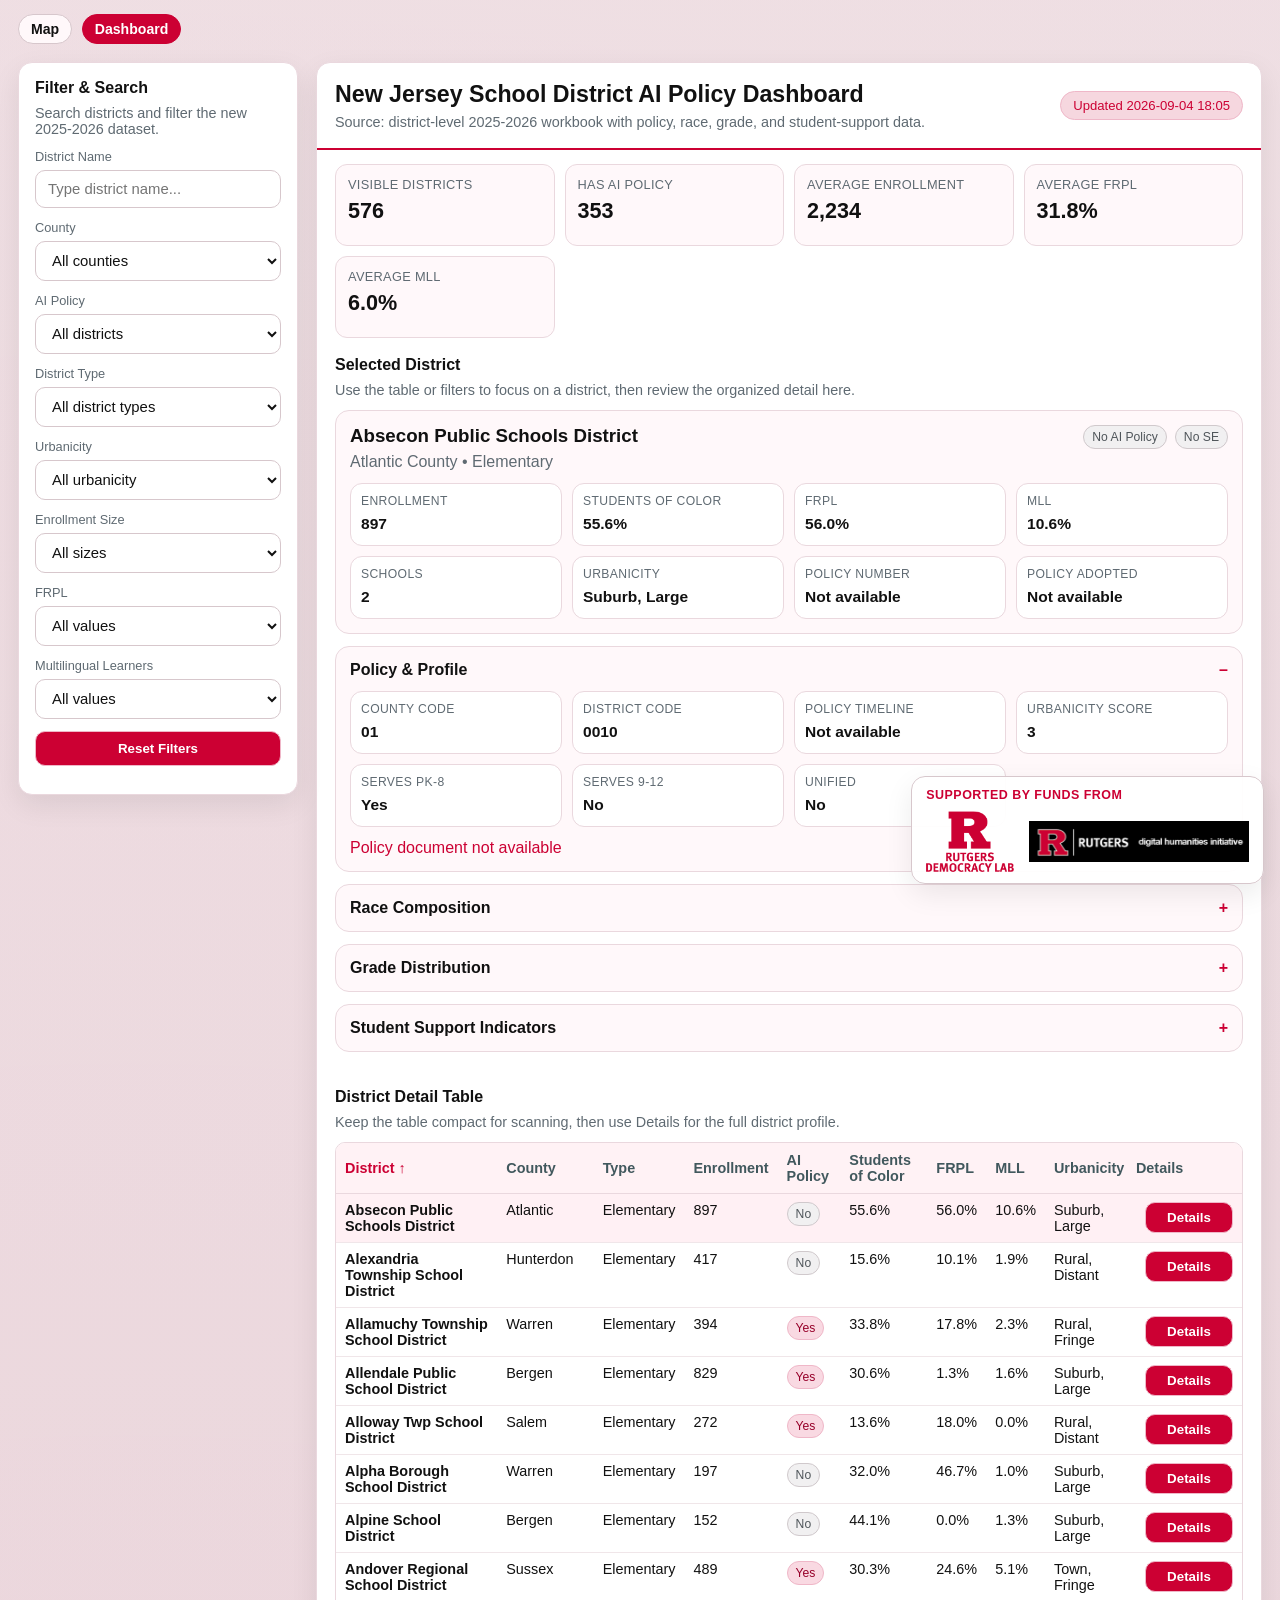
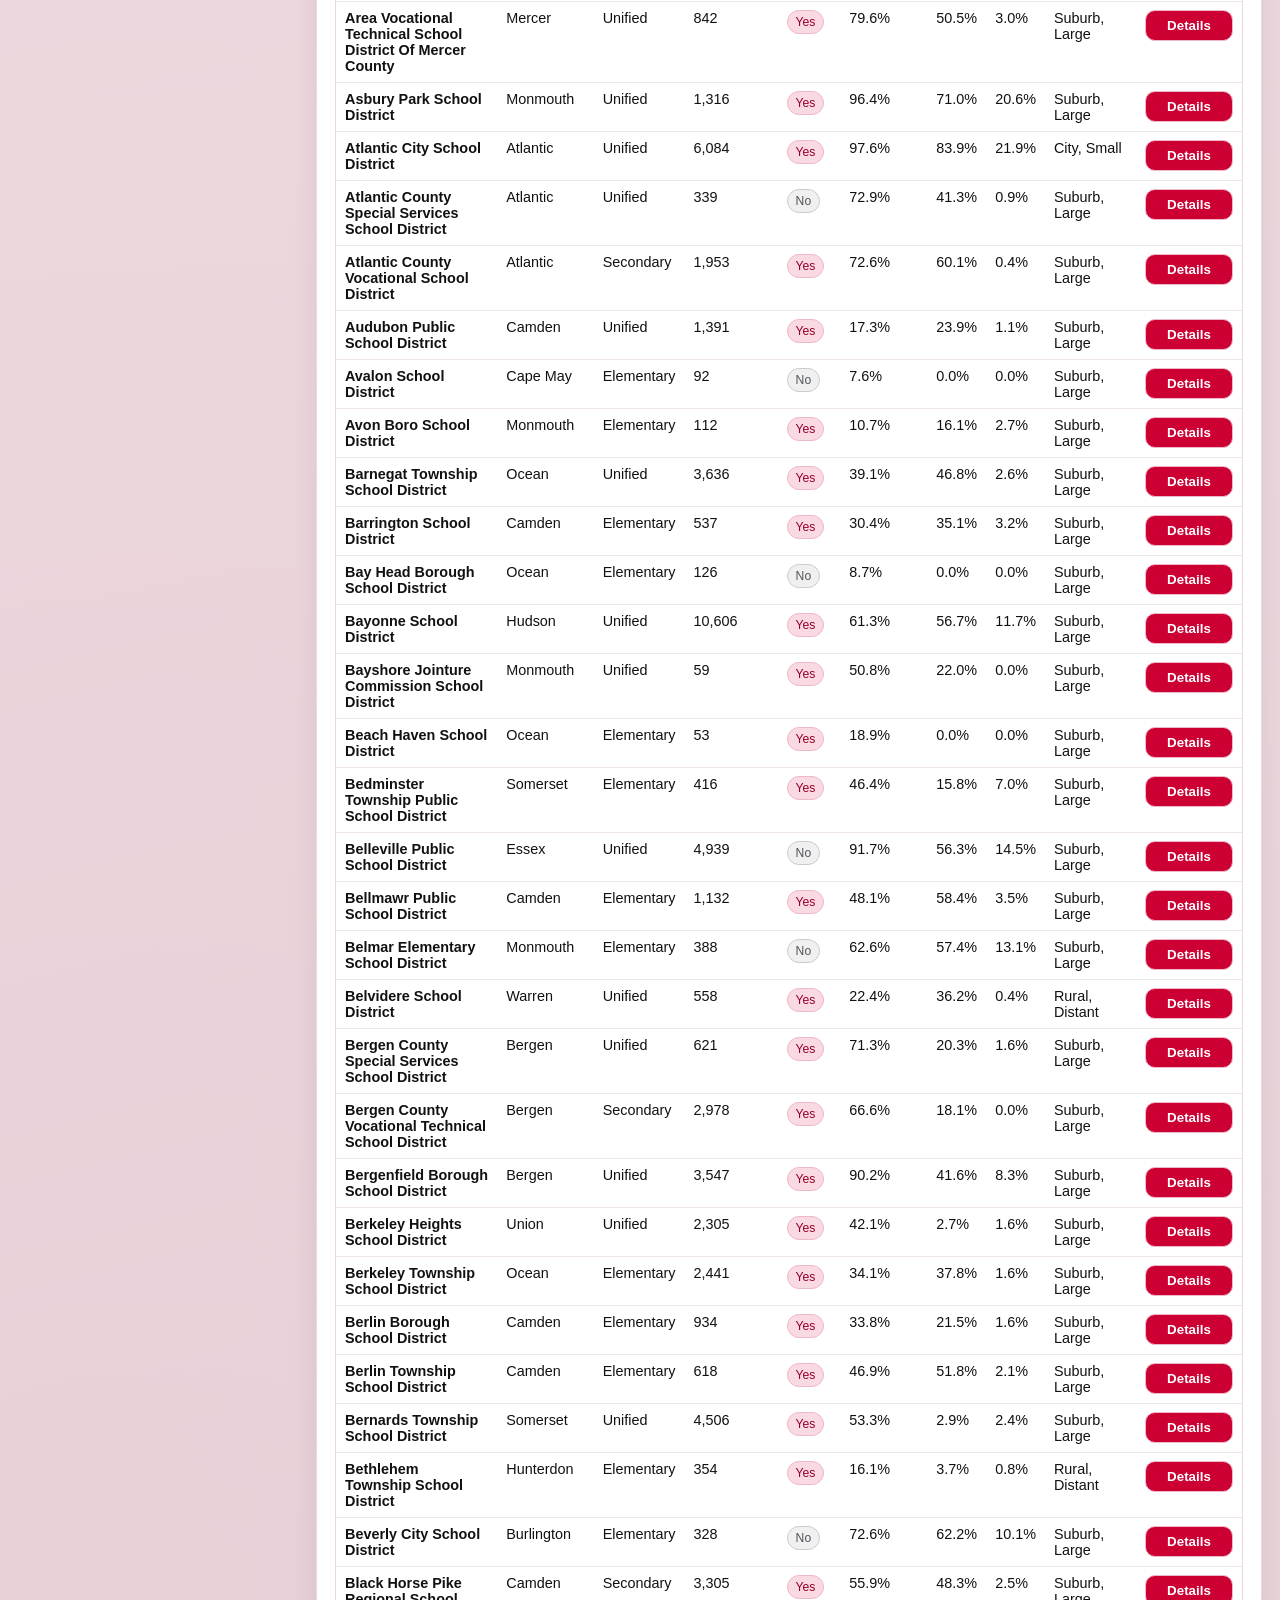
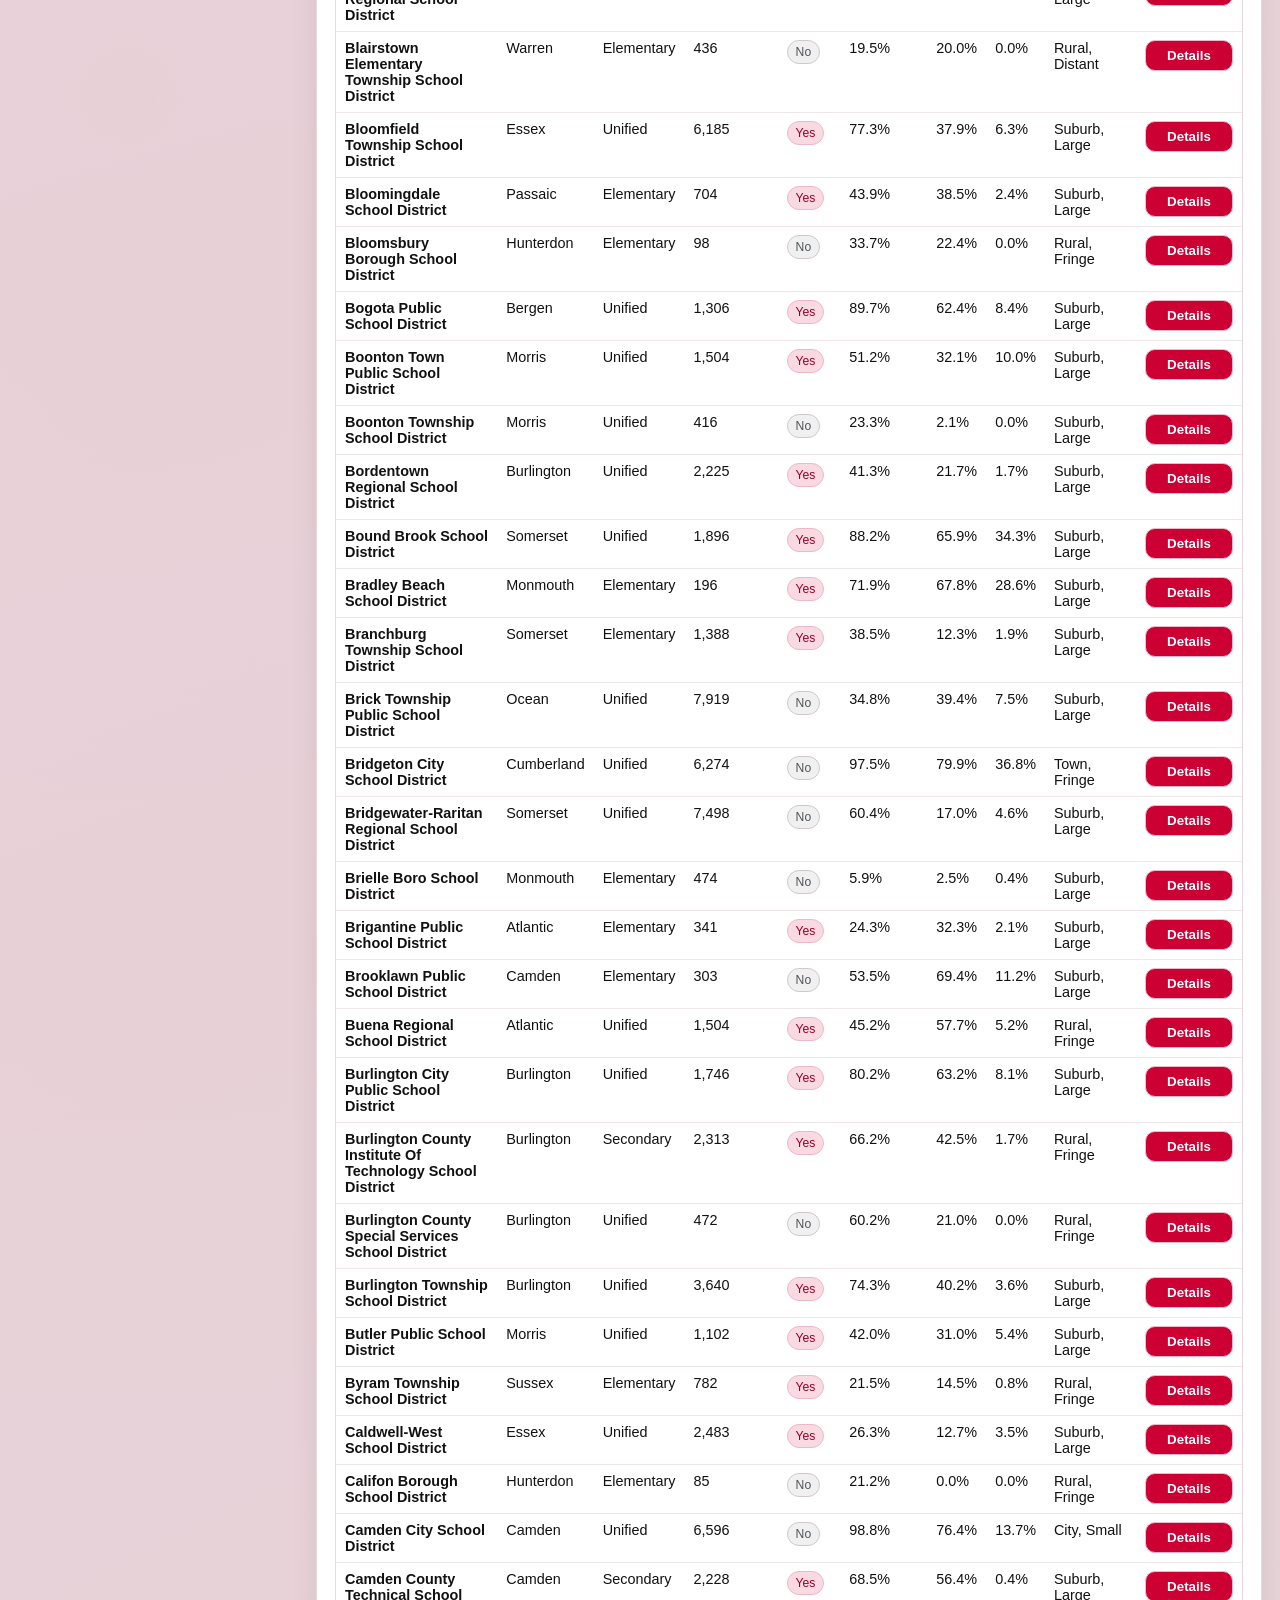
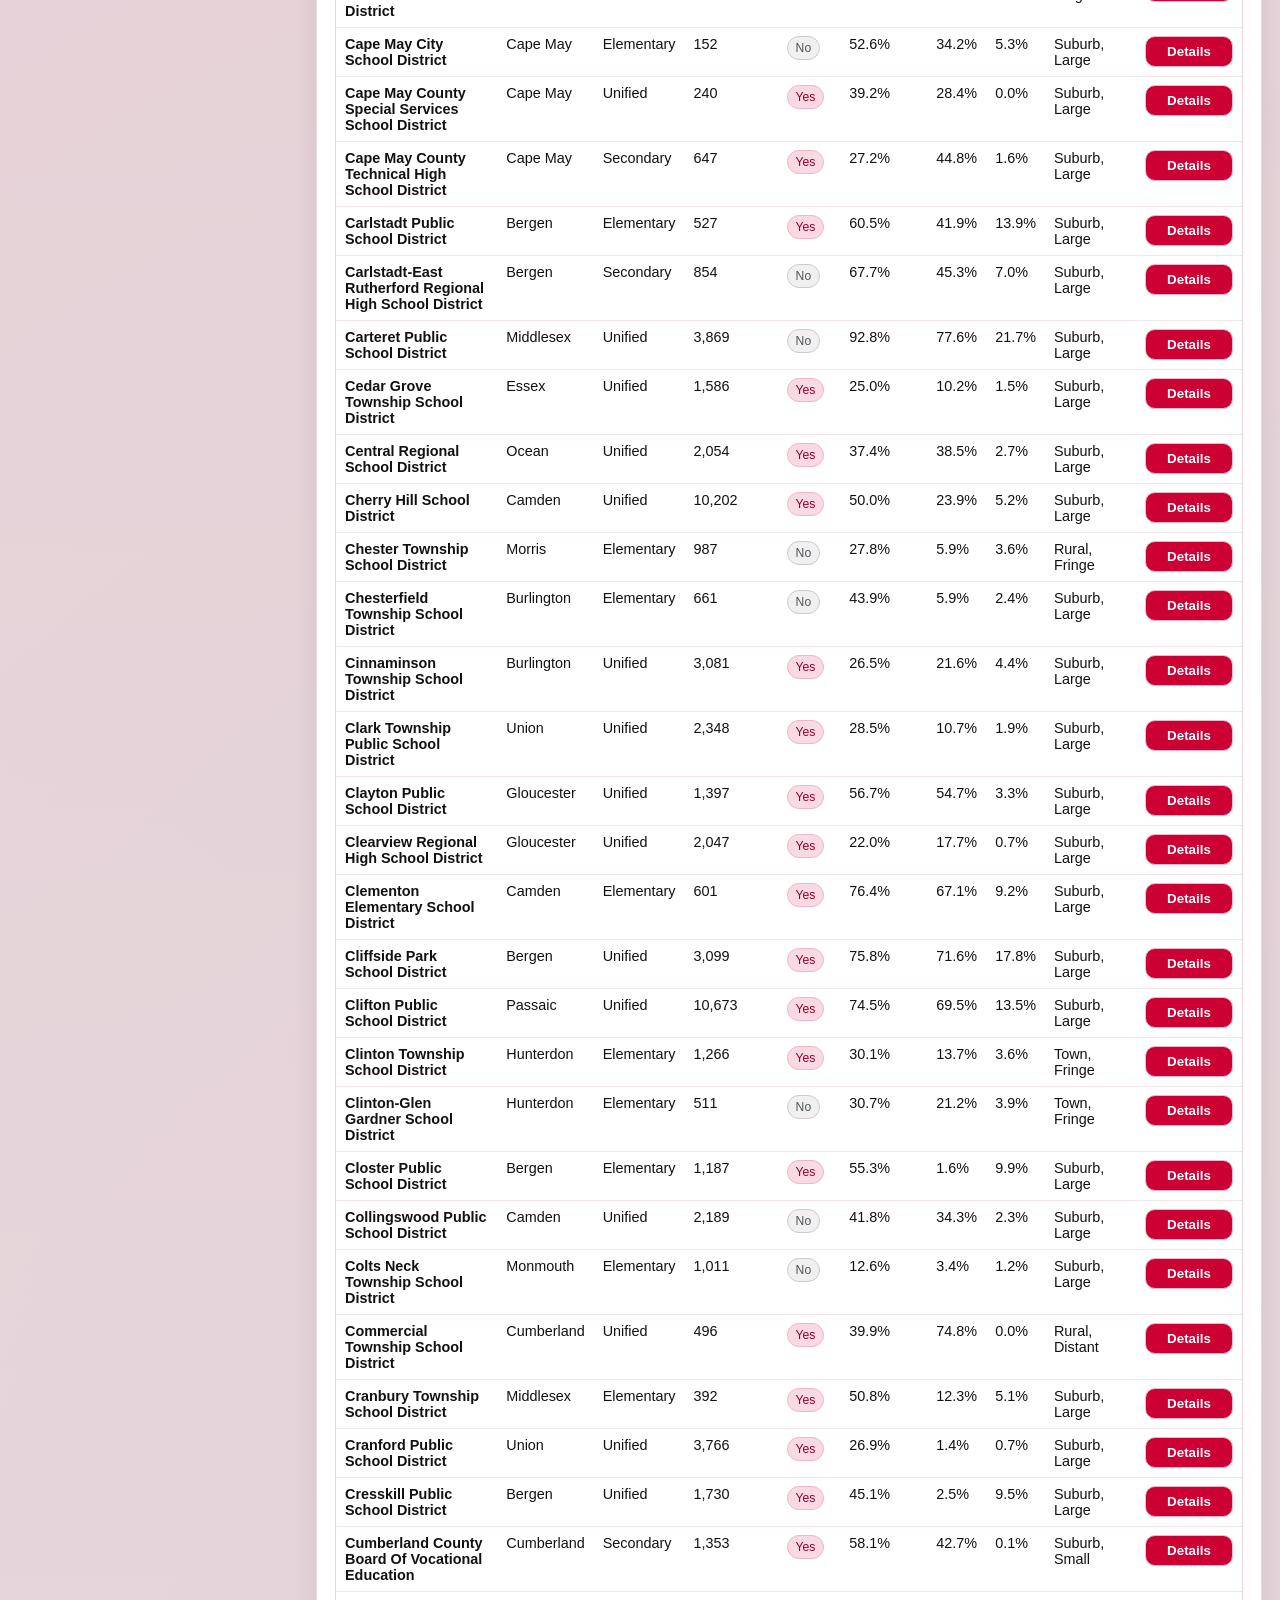
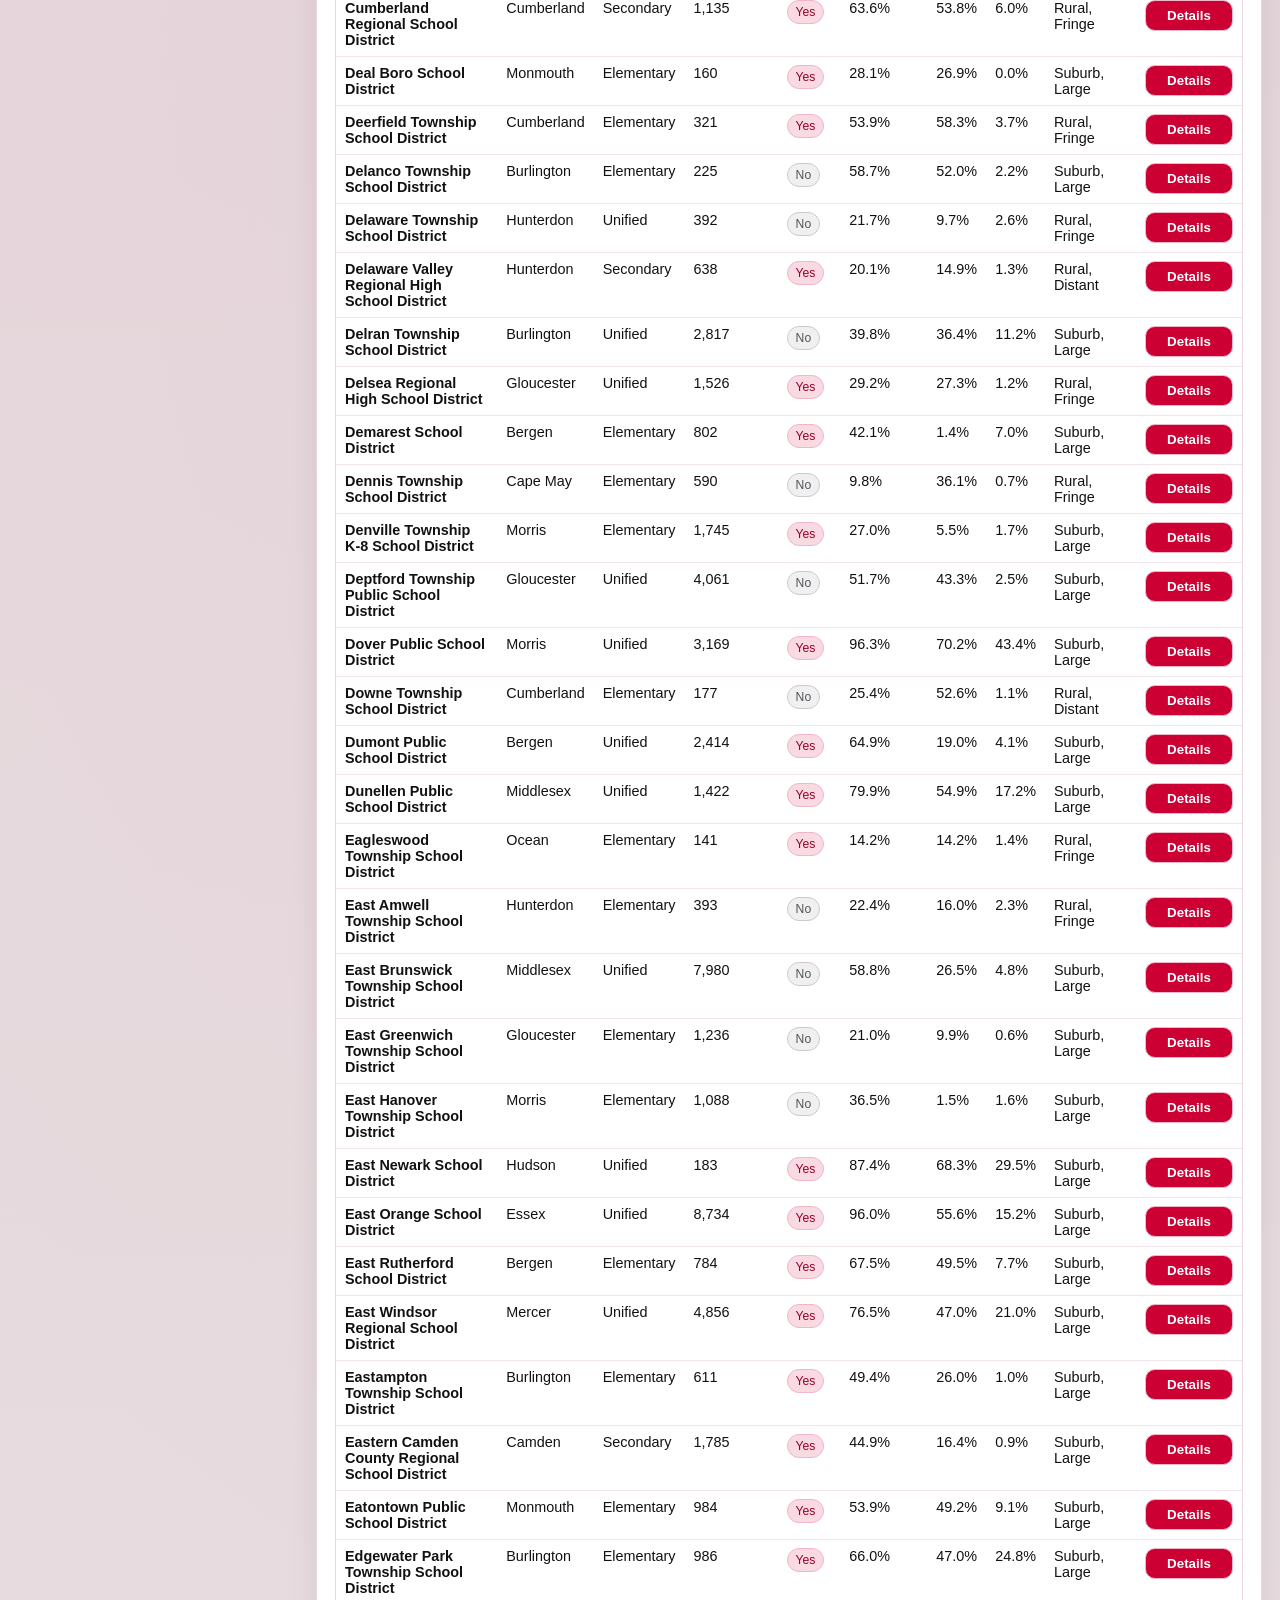
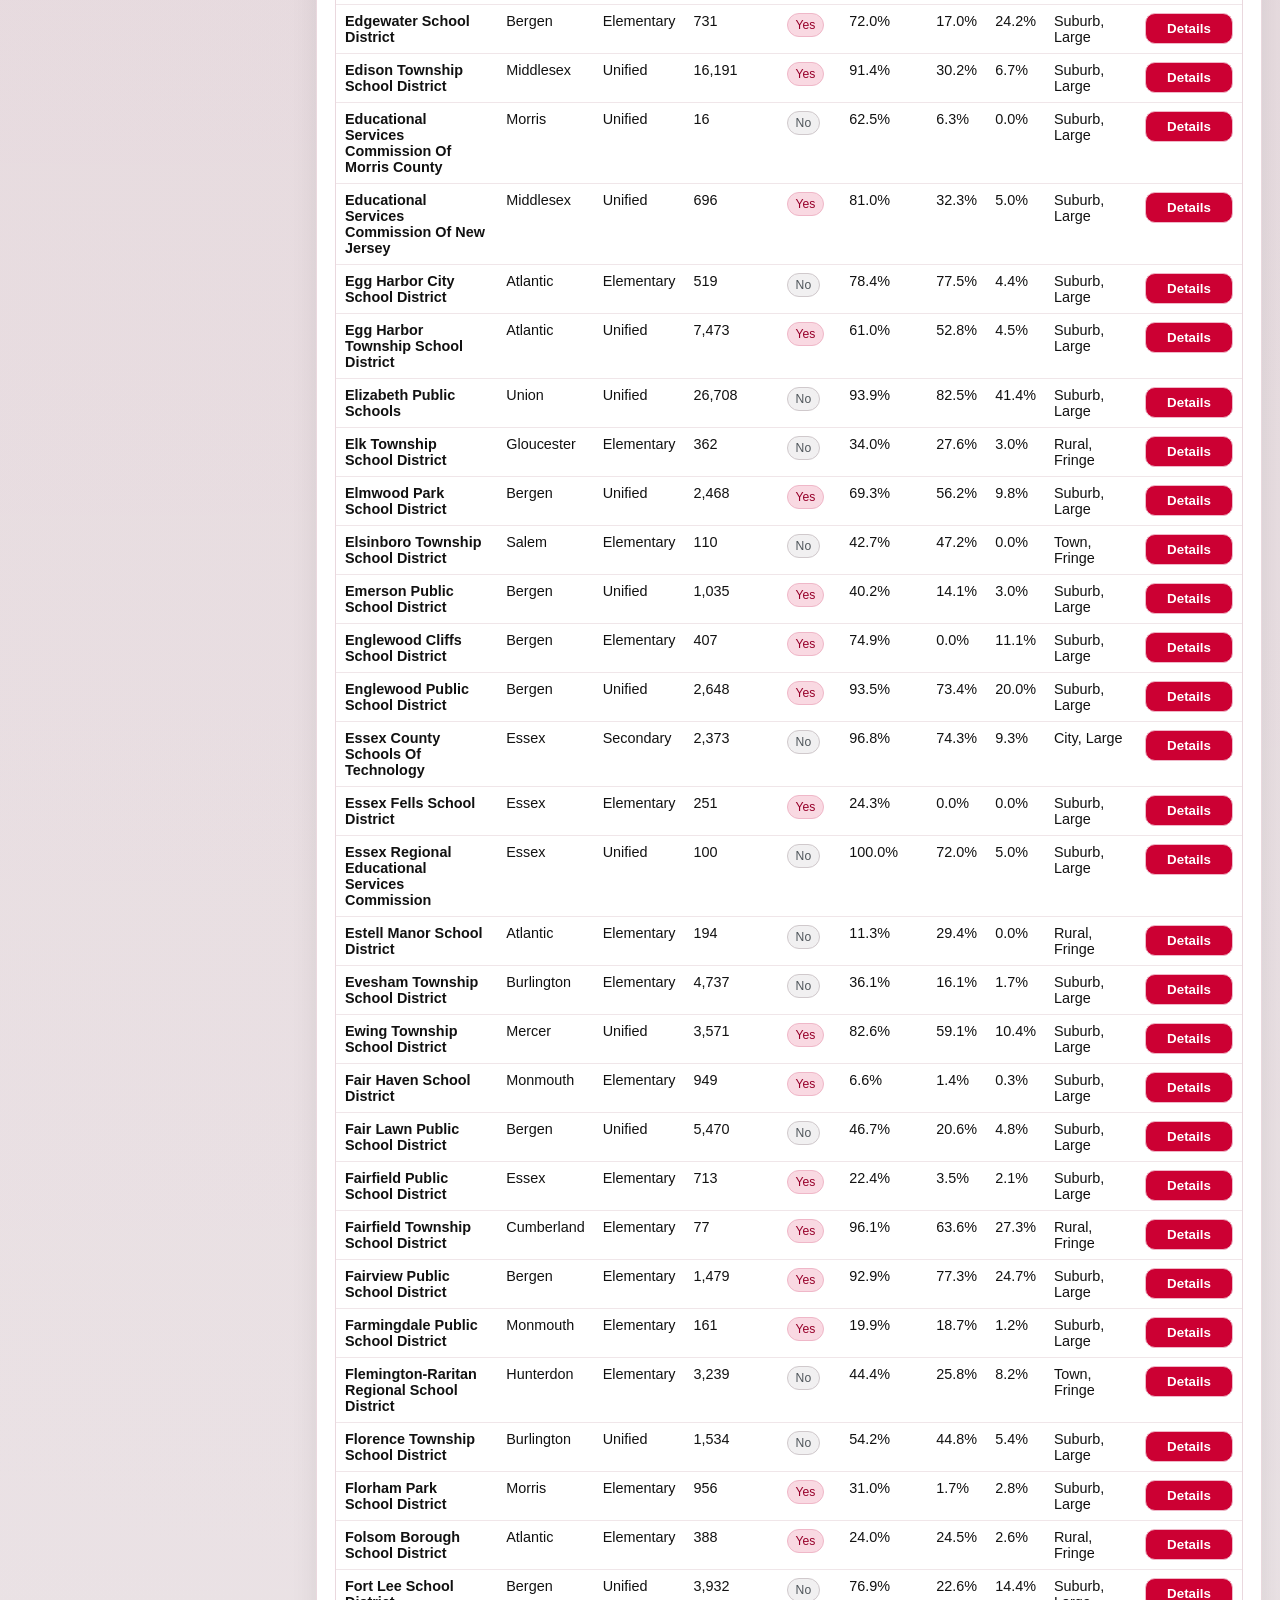
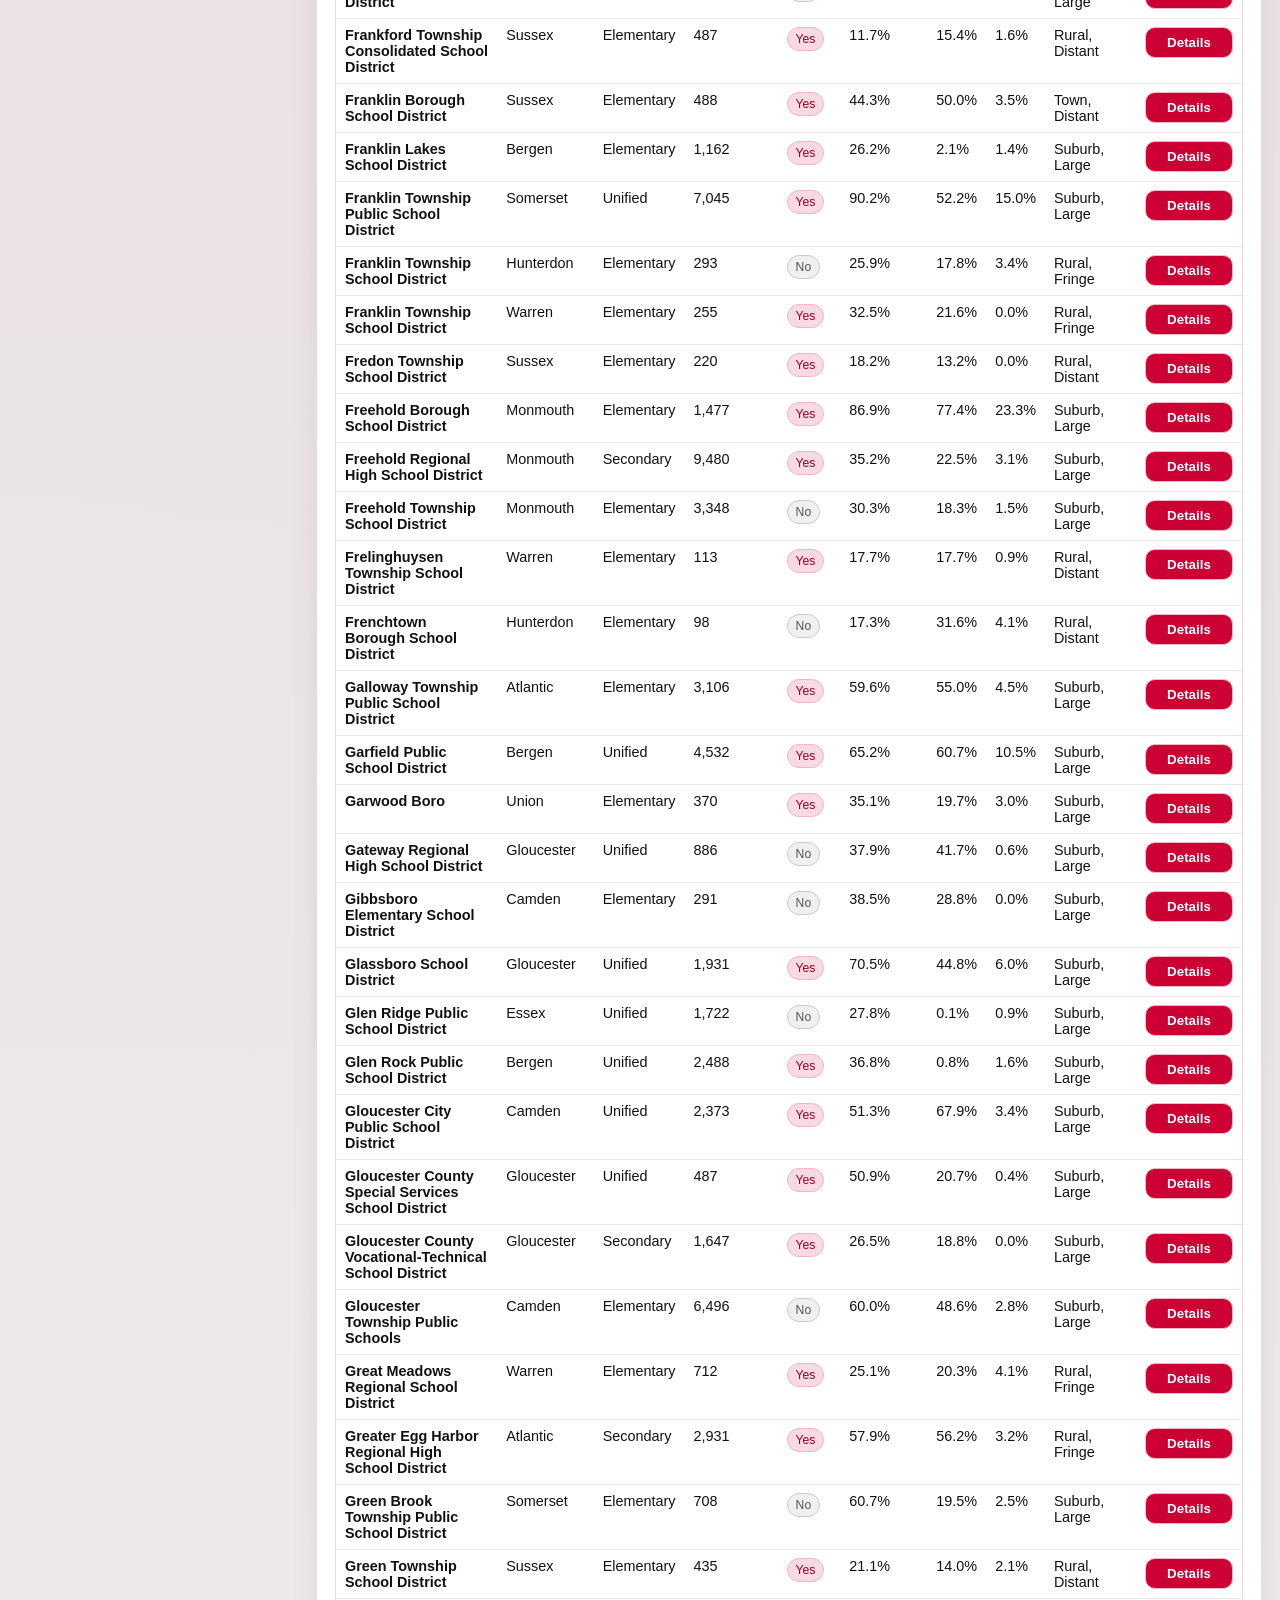
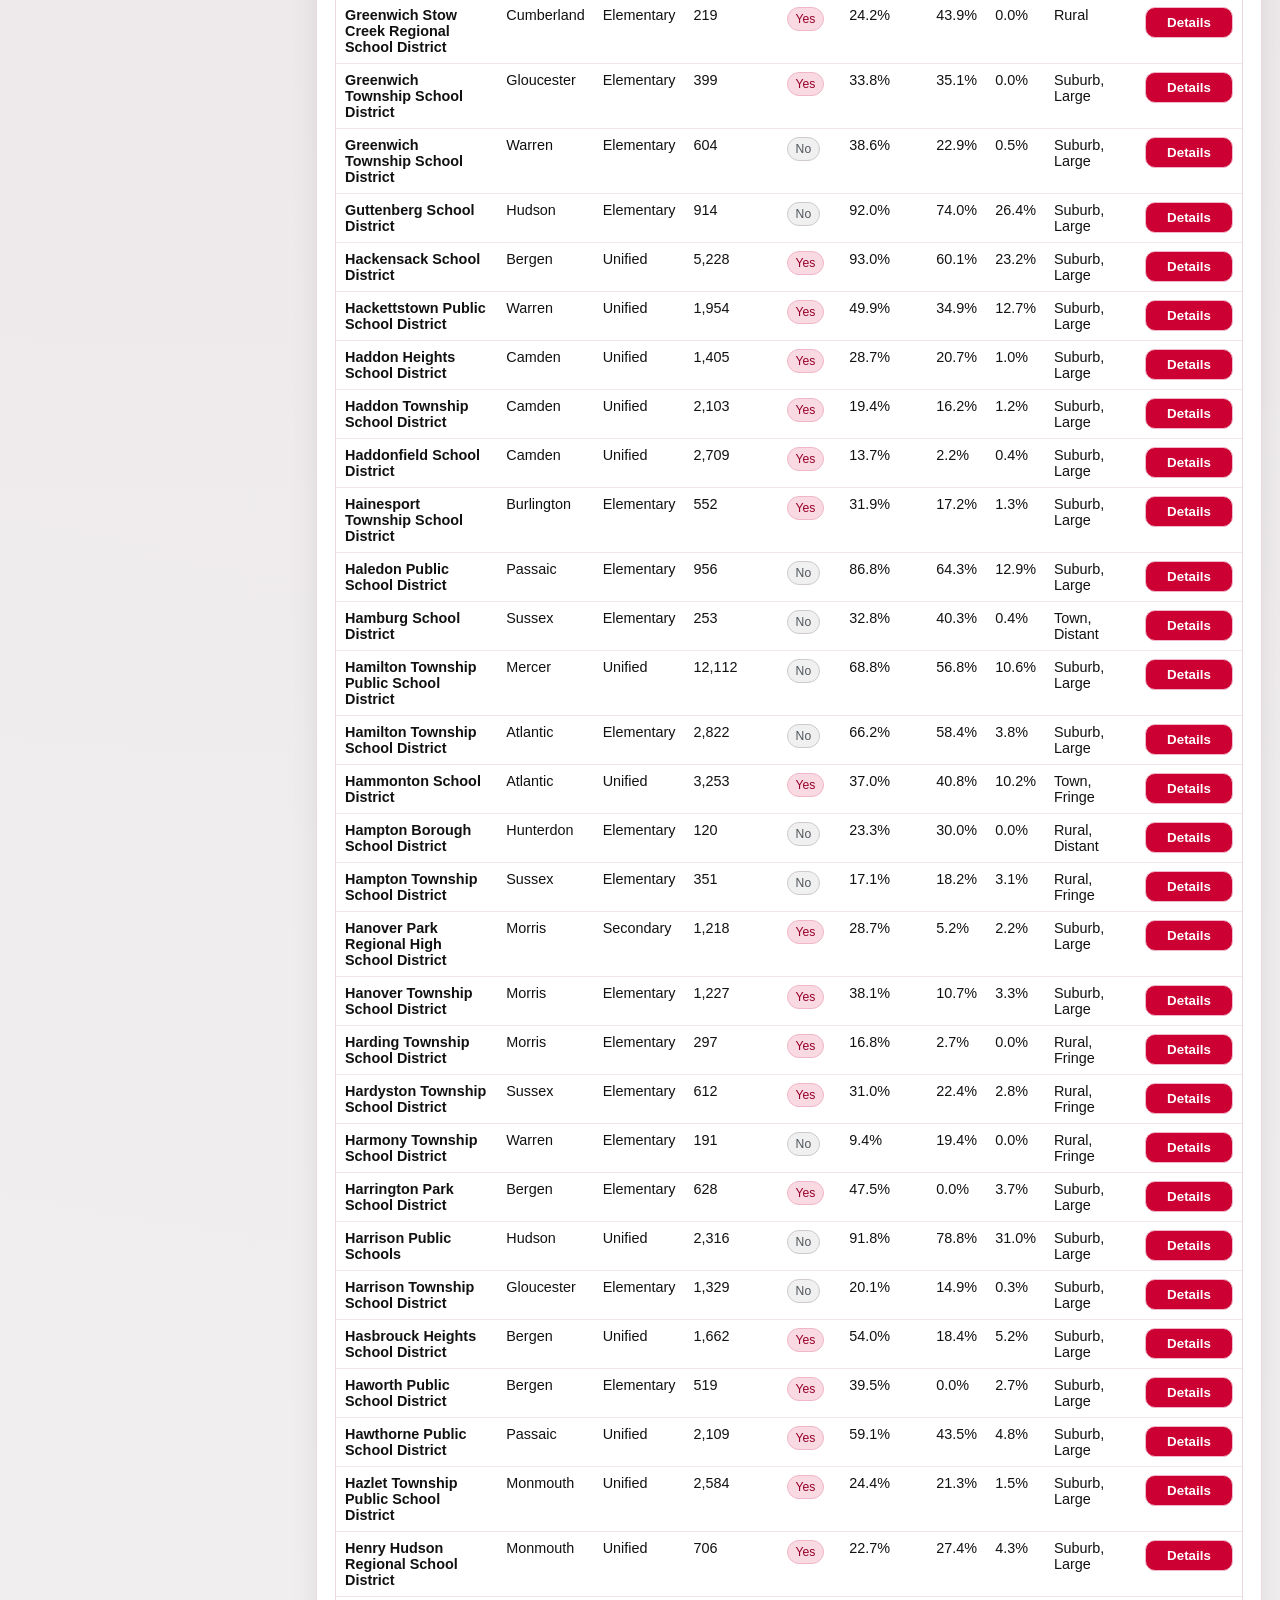
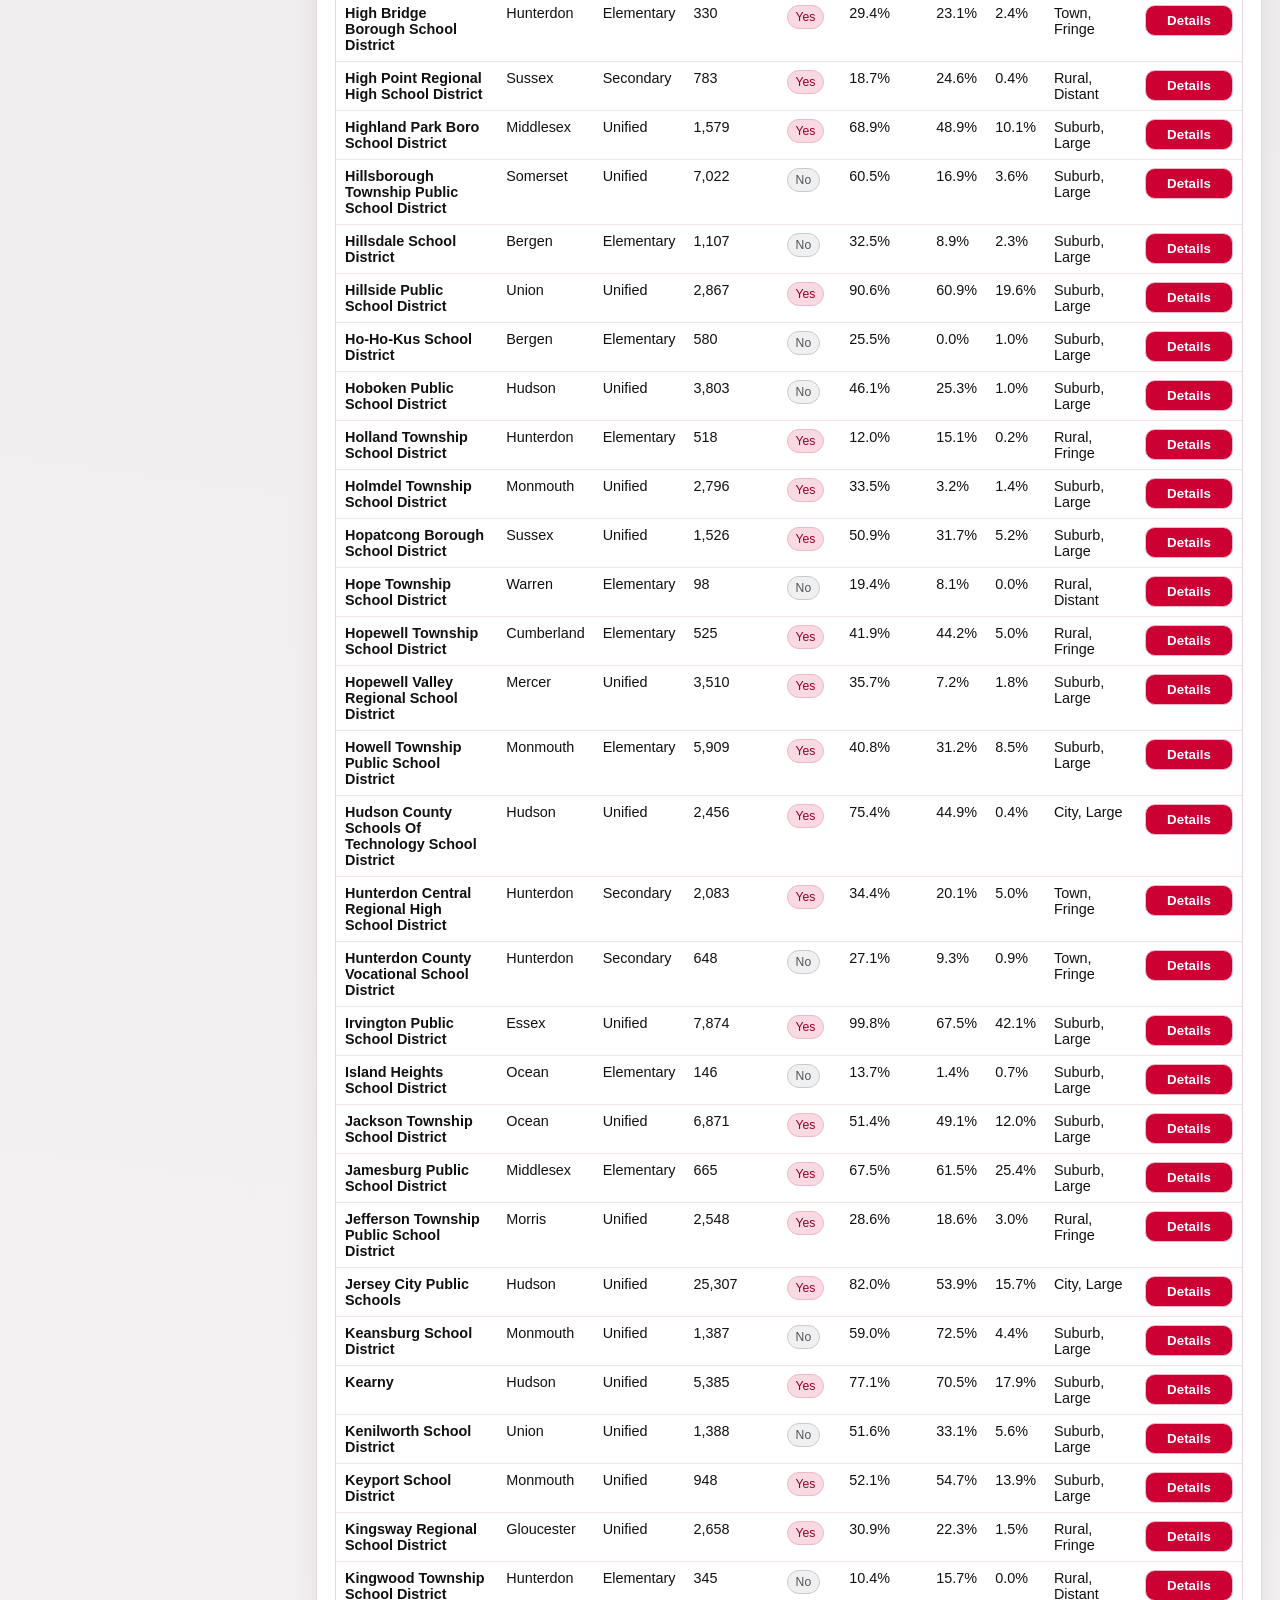
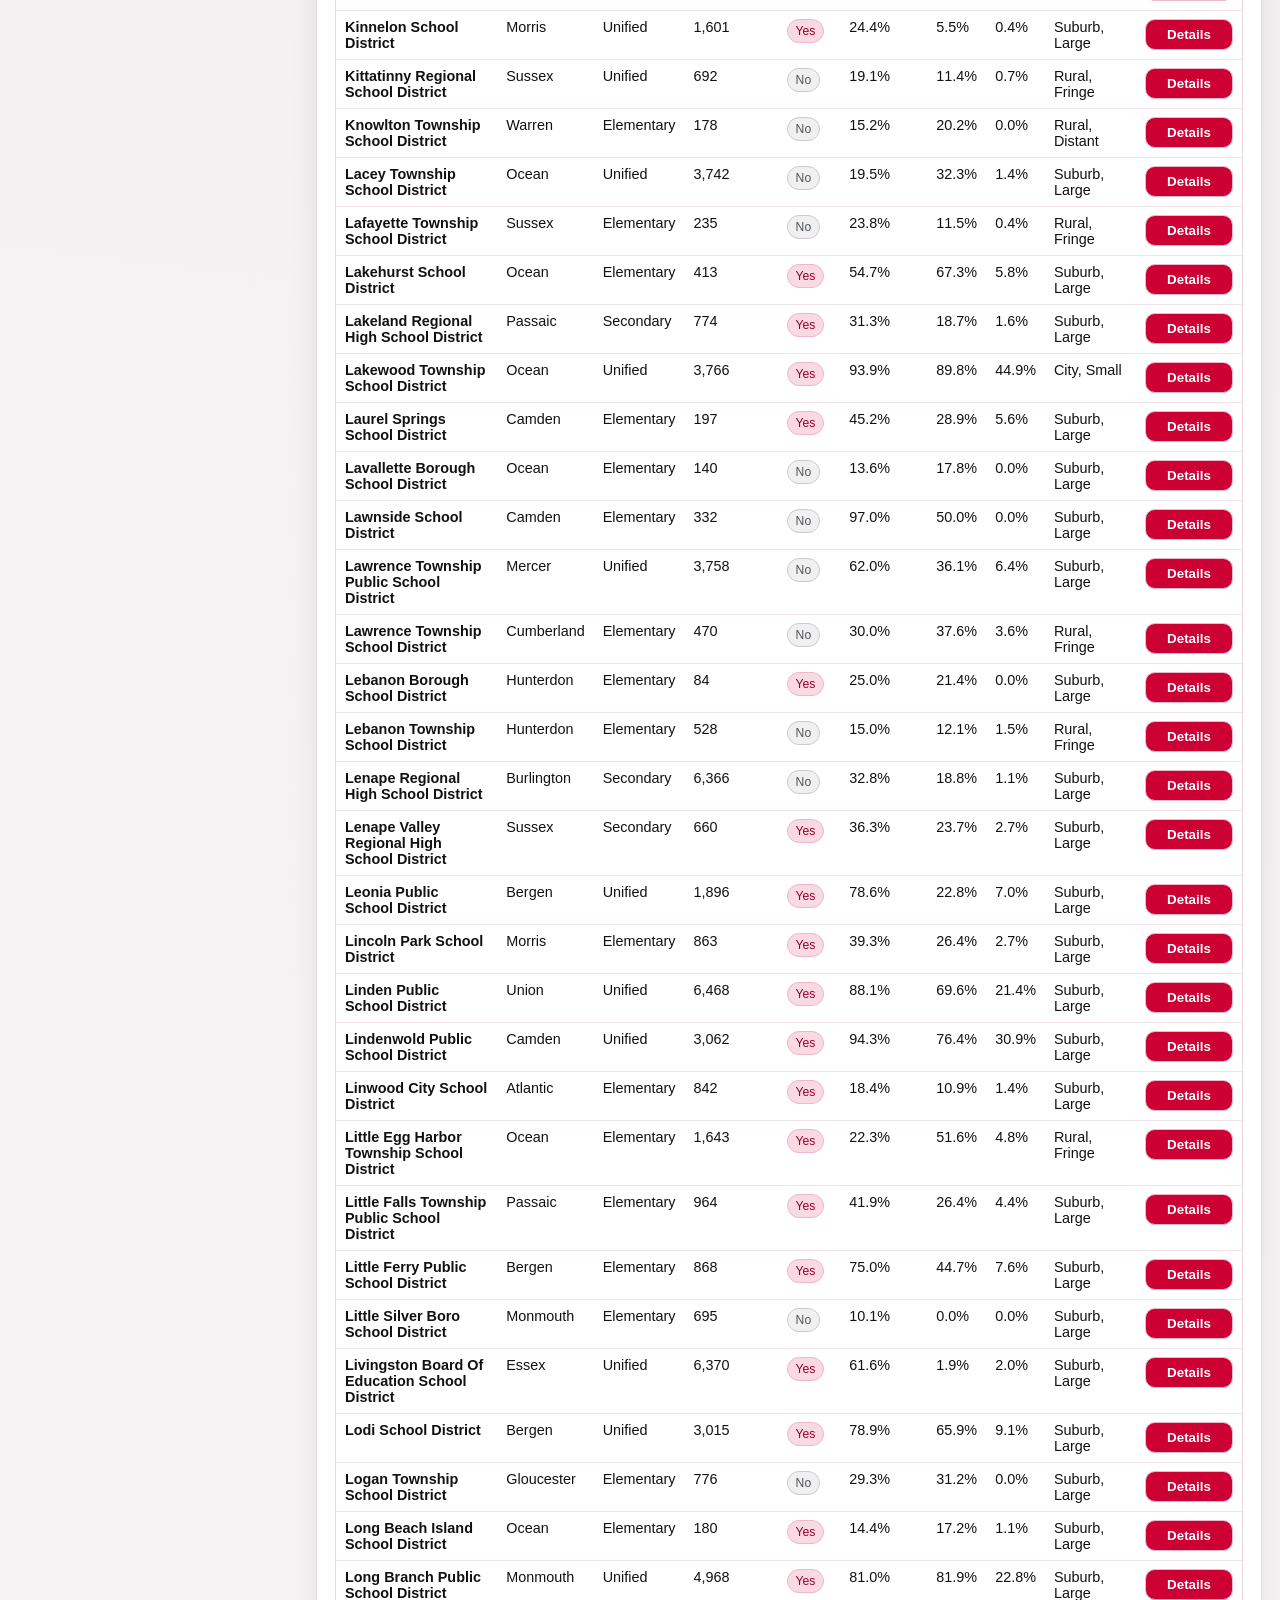
<file: site_v2/dashboard/index.html>
<!doctype html>
<html lang="en">
  <head>
    <meta charset="UTF-8" />
    <meta name="viewport" content="width=device-width, initial-scale=1.0" />
    <title>New Jersey School District AI Policy Dashboard</title>
    <link rel="stylesheet" href="./styles.css" />
  </head>
  <body>
    <nav class="site-nav" aria-label="Primary">
      <a href="../">Map</a>
      <a href="./" class="is-active" aria-current="page">Dashboard</a>
    </nav>

    <div class="layout">
      <aside class="panel filters">
        <h2>Filter & Search</h2>
        <div class="sub">Search districts and filter the new 2025-2026 dataset.</div>

        <div class="control">
          <label for="districtSearch">District Name</label>
          <input id="districtSearch" type="text" placeholder="Type district name..." />
        </div>

        <div class="control">
          <label for="countySelect">County</label>
          <select id="countySelect"></select>
        </div>

        <div class="control">
          <label for="policySelect">AI Policy</label>
          <select id="policySelect">
            <option value="all">All districts</option>
            <option value="yes">Has AI policy</option>
            <option value="no">No AI policy</option>
          </select>
        </div>

        <div class="control">
          <label for="districtTypeSelect">District Type</label>
          <select id="districtTypeSelect"></select>
        </div>

        <div class="control">
          <label for="urbanicitySelect">Urbanicity</label>
          <select id="urbanicitySelect"></select>
        </div>

        <div class="control">
          <label for="enrollmentSelect">Enrollment Size</label>
          <select id="enrollmentSelect"></select>
        </div>

        <div class="control">
          <label for="frplSelect">FRPL</label>
          <select id="frplSelect"></select>
        </div>

        <div class="control">
          <label for="multilingualSelect">Multilingual Learners</label>
          <select id="multilingualSelect"></select>
        </div>

        <div class="control">
          <button id="resetBtn" type="button">Reset Filters</button>
        </div>
      </aside>

      <main class="panel content">
        <div class="top">
          <div>
            <h1>New Jersey School District AI Policy Dashboard</h1>
            <div class="sub">Source: district-level 2025-2026 workbook with policy, race, grade, and student-support data.</div>
          </div>
          <div class="pill" id="lastUpdated"></div>
        </div>

        <section class="kpis" id="kpiContainer"></section>

        <section class="detail-spotlight">
          <div class="spotlight-head">
            <div>
              <h2>Selected District</h2>
              <div class="sub">Use the table or filters to focus on a district, then review the organized detail here.</div>
            </div>
          </div>
          <div id="detailPanel" class="detail-panel"></div>
        </section>

        <section class="table-card">
          <div class="table-head">
            <div>
              <h2>District Detail Table</h2>
              <div class="sub">Keep the table compact for scanning, then use Details for the full district profile.</div>
            </div>
          </div>
          <div class="table-wrap">
            <table>
              <thead>
                <tr>
                  <th><button class="sort-button" type="button" data-sort="district_name">District</button></th>
                  <th><button class="sort-button" type="button" data-sort="county">County</button></th>
                  <th><button class="sort-button" type="button" data-sort="district_type_label">Type</button></th>
                  <th><button class="sort-button" type="button" data-sort="total_enrollment">Enrollment</button></th>
                  <th><button class="sort-button" type="button" data-sort="has_ai_policy">AI Policy</button></th>
                  <th><button class="sort-button" type="button" data-sort="students_of_color_percent">Students of Color</button></th>
                  <th><button class="sort-button" type="button" data-sort="frpl_percent">FRPL</button></th>
                  <th><button class="sort-button" type="button" data-sort="multilingual_percent">MLL</button></th>
                  <th><button class="sort-button" type="button" data-sort="urbanicity">Urbanicity</button></th>
                  <th>Details</th>
                </tr>
              </thead>
              <tbody id="districtTbody"></tbody>
            </table>
          </div>
        </section>
      </main>
    </div>

    <div class="site-credit" aria-label="Project acknowledgments">
      <div class="credit-text">
        <strong>Supported by funds from</strong>
      </div>
      <div class="credit-logos">
        <img
          class="credit-logo"
          src="../assets/RRUTDEMLAB_V_RED_RBG.png"
          alt="Rutgers Democracy Lab logo"
        />
        <img
          class="credit-logo credit-logo-wide"
          src="../assets/rutgers-dhi.png"
          alt="Rutgers Digital Humanities Initiative logo"
        />
      </div>
    </div>

    <script src="./app.js" type="module"></script>
  </body>
</html>
</file>
<file: site_v2/dashboard/styles.css>
:root {
  --bg: #f6f3f4;
  --surface: #ffffff;
  --surface-soft: #fff8fa;
  --ink: #111111;
  --muted: #5f6a72;
  --accent: #cc0033;
  --accent-soft: #f6d7df;
  --grid: #ead8de;
  --ok-bg: #f9d9e2;
  --ok-border: #efb7c8;
  --ok-text: #97002a;
  --warn-bg: #f1f0f1;
  --warn-border: #d0c9cc;
  --warn-text: #4f555a;
  --radius: 14px;
  --shadow: 0 10px 28px rgba(17, 17, 17, 0.08);
}

* {
  box-sizing: border-box;
}

body {
  margin: 0;
  font-family: "Avenir Next", "Segoe UI", "Helvetica Neue", sans-serif;
  color: var(--ink);
  background:
    radial-gradient(circle at 10% 10%, rgba(204, 0, 51, 0.11) 0, transparent 30%),
    radial-gradient(circle at 85% 20%, rgba(95, 106, 114, 0.11) 0, transparent 35%),
    var(--bg);
}

.site-nav {
  display: flex;
  gap: 0.6rem;
  align-items: center;
  padding: 14px 18px 0;
  flex-wrap: wrap;
}

.site-nav a {
  display: inline-block;
  text-decoration: none;
  color: #111111;
  border: 1px solid #d7c7cc;
  border-radius: 999px;
  padding: 6px 12px;
  background: #fff8fa;
  font-weight: 600;
  font-size: 0.88rem;
}

.site-nav a:hover {
  background: #f9e8ed;
}

.site-nav a.is-active {
  background: var(--accent);
  border-color: var(--accent);
  color: #fff;
}

.layout {
  display: grid;
  grid-template-columns: 280px 1fr;
  min-height: 100vh;
  gap: 18px;
  padding: 18px;
}

.panel {
  background: var(--surface);
  border-radius: var(--radius);
  box-shadow: var(--shadow);
  border: 1px solid #ead8de;
}

.filters {
  padding: 16px;
  position: sticky;
  top: 18px;
  height: fit-content;
}

.content {
  overflow: hidden;
}

.top {
  padding: 18px;
  border-bottom: 2px solid var(--accent);
  display: flex;
  justify-content: space-between;
  gap: 12px;
  align-items: center;
  flex-wrap: wrap;
}

h1 {
  margin: 0;
  font-size: 1.45rem;
}

h2 {
  margin: 0 0 8px 0;
  font-size: 1rem;
}

h3 {
  margin: 0;
}

.sub {
  color: var(--muted);
  font-size: 0.9rem;
  margin-top: 6px;
}

.pill {
  border-radius: 999px;
  padding: 6px 12px;
  font-size: 0.82rem;
  color: var(--accent);
  background: var(--accent-soft);
  border: 1px solid #efb7c8;
}

.control {
  margin: 12px 0;
}

.control label {
  display: block;
  font-size: 0.8rem;
  color: var(--muted);
  margin-bottom: 6px;
}

input[type="text"],
select {
  width: 100%;
  border: 1px solid #d7c7cc;
  border-radius: 10px;
  padding: 10px 12px;
  font-size: 0.93rem;
  background: #fff;
  color: var(--ink);
}

button {
  width: 100%;
  border: 1px solid #efb7c8;
  border-radius: 10px;
  padding: 9px 12px;
  background: var(--accent);
  color: #ffffff;
  cursor: pointer;
  font-weight: 600;
}

button:hover {
  background: #97002a;
}

.kpis {
  display: grid;
  grid-template-columns: repeat(auto-fit, minmax(175px, 1fr));
  gap: 10px;
  padding: 14px 18px 0;
}

.kpi {
  background: var(--surface-soft);
  border: 1px solid #ead8de;
  border-radius: 12px;
  padding: 12px;
  min-height: 82px;
}

.kpi .label {
  color: var(--muted);
  font-size: 0.8rem;
  text-transform: uppercase;
  letter-spacing: 0.3px;
}

.kpi .value {
  font-size: 1.35rem;
  font-weight: 700;
  margin-top: 6px;
}

.detail-spotlight {
  padding: 18px;
}

.spotlight-head {
  margin-bottom: 12px;
}

.detail-panel {
  display: grid;
  gap: 12px;
}

.detail-card {
  background: var(--surface-soft);
  border: 1px solid #ead8de;
  border-radius: 14px;
  padding: 14px;
}

.detail-top {
  display: flex;
  justify-content: space-between;
  gap: 12px;
  align-items: flex-start;
  margin-bottom: 12px;
}

.detail-top p {
  margin: 6px 0 0;
  color: var(--muted);
}

.badge-row {
  display: flex;
  gap: 8px;
  flex-wrap: wrap;
}

.badge {
  display: inline-block;
  border-radius: 999px;
  padding: 4px 8px;
  border: 1px solid #d7c7cc;
  font-size: 0.76rem;
}

.badge.yes {
  background: var(--ok-bg);
  border-color: var(--ok-border);
  color: var(--ok-text);
}

.badge.no {
  background: var(--warn-bg);
  border-color: var(--warn-border);
  color: var(--warn-text);
}

.metrics-grid,
.compact-grid {
  display: grid;
  grid-template-columns: repeat(4, minmax(0, 1fr));
  gap: 10px;
}

.metric {
  border: 1px solid #ead8de;
  border-radius: 12px;
  padding: 10px;
  background: #fff;
}

.metric span {
  display: block;
  color: var(--muted);
  font-size: 0.76rem;
  text-transform: uppercase;
  letter-spacing: 0.03em;
}

.metric strong {
  display: block;
  margin-top: 6px;
  font-size: 0.97rem;
  line-height: 1.35;
}

.detail-sections {
  display: grid;
  gap: 12px;
}

.accordion summary {
  cursor: pointer;
  font-weight: 700;
  list-style: none;
}

.accordion summary::-webkit-details-marker {
  display: none;
}

.accordion summary::after {
  content: "+";
  float: right;
  color: var(--accent);
  font-size: 1rem;
}

.accordion[open] summary::after {
  content: "–";
}

.accordion summary + * {
  margin-top: 12px;
}

.action-row {
  margin-top: 12px;
}

.action-row a,
.action-row span {
  color: var(--accent);
  text-decoration: none;
}

.action-row a:hover {
  text-decoration: underline;
}

.table-card {
  padding: 18px;
}

.table-head {
  display: flex;
  justify-content: space-between;
  gap: 12px;
  align-items: end;
  margin-bottom: 12px;
}

.table-wrap,
.table-scroll {
  overflow: auto;
  border: 1px solid #ead8de;
  border-radius: 10px;
}

table,
.mini-table {
  width: 100%;
  border-collapse: collapse;
  font-size: 0.9rem;
}

thead th {
  text-align: left;
  background: #fff2f5;
  color: #41585d;
  padding: 0;
  border-bottom: 1px solid #ead8de;
  position: sticky;
  top: 0;
}

.mini-table thead th {
  padding: 10px 9px;
  position: static;
}

.sort-button {
  width: 100%;
  border: 0;
  border-radius: 0;
  padding: 9px;
  background: transparent;
  color: inherit;
  text-align: left;
  font: inherit;
  font-weight: 700;
  cursor: pointer;
}

.sort-button:hover {
  background: #eaf4f1;
}

.sort-button.active {
  color: var(--accent);
}

tbody td,
.mini-table td {
  padding: 8px 9px;
  border-bottom: 1px solid #f0e6e9;
  vertical-align: top;
}

tbody tr:hover {
  background: #fff8fa;
}

tbody tr.is-selected {
  background: #fff0f4;
}

.row-action {
  width: auto;
  min-width: 88px;
  padding: 7px 10px;
}

.empty-cell {
  text-align: center;
  color: var(--muted);
}

.empty-state {
  padding: 18px;
  border: 1px dashed #d7c7cc;
  border-radius: 14px;
  background: #fffafc;
}

.site-credit {
  position: fixed;
  right: 1rem;
  bottom: 1rem;
  z-index: 900;
  max-width: 520px;
  padding: 0.7rem 0.9rem;
  border: 1px solid #d7c7cc;
  border-radius: 14px;
  background: rgba(255, 255, 255, 0.94);
  box-shadow: var(--shadow);
  display: flex;
  flex-direction: column;
  gap: 0.55rem;
}

.credit-logo {
  width: 88px;
  height: auto;
  flex: 0 0 auto;
}

.credit-logo-wide {
  width: 220px;
}

.credit-text {
  display: flex;
  flex-direction: column;
  gap: 0.15rem;
}

.credit-text strong {
  font-size: 0.78rem;
  text-transform: uppercase;
  letter-spacing: 0.04em;
  color: var(--accent);
}

.credit-text span {
  font-size: 0.88rem;
  color: var(--ink);
}

.credit-logos {
  display: flex;
  align-items: center;
  gap: 0.9rem;
  flex-wrap: wrap;
}

@media (max-width: 1200px) {
  .metrics-grid,
  .compact-grid {
    grid-template-columns: repeat(2, minmax(0, 1fr));
  }
}

@media (max-width: 980px) {
  .layout {
    grid-template-columns: 1fr;
  }

  .filters {
    position: static;
  }

  .detail-top {
    flex-direction: column;
  }

  .site-credit {
    position: static;
    margin: 0 18px 18px;
    max-width: none;
  }
}

@media (max-width: 640px) {
  .metrics-grid,
  .compact-grid {
    grid-template-columns: 1fr;
  }

  .credit-logo {
    width: 72px;
  }

  .credit-logo-wide {
    width: 180px;
  }
}
</file>
